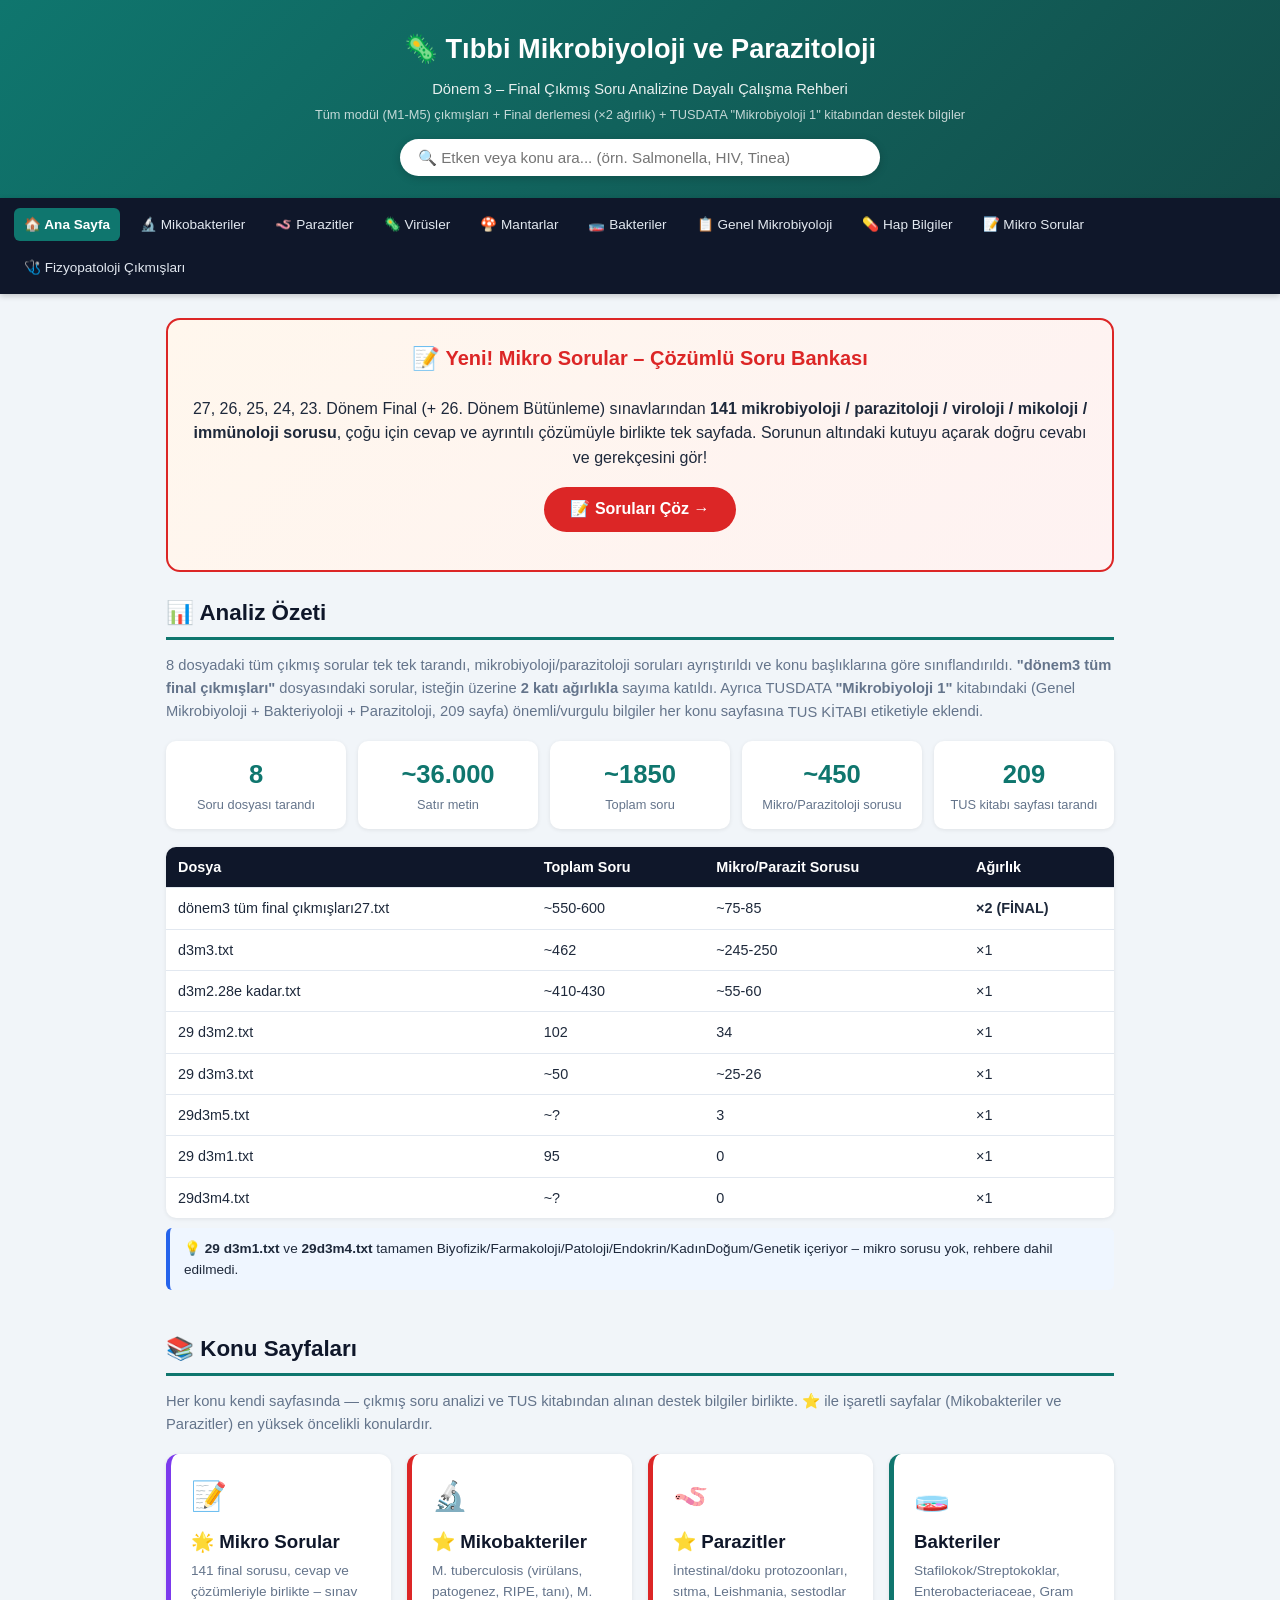
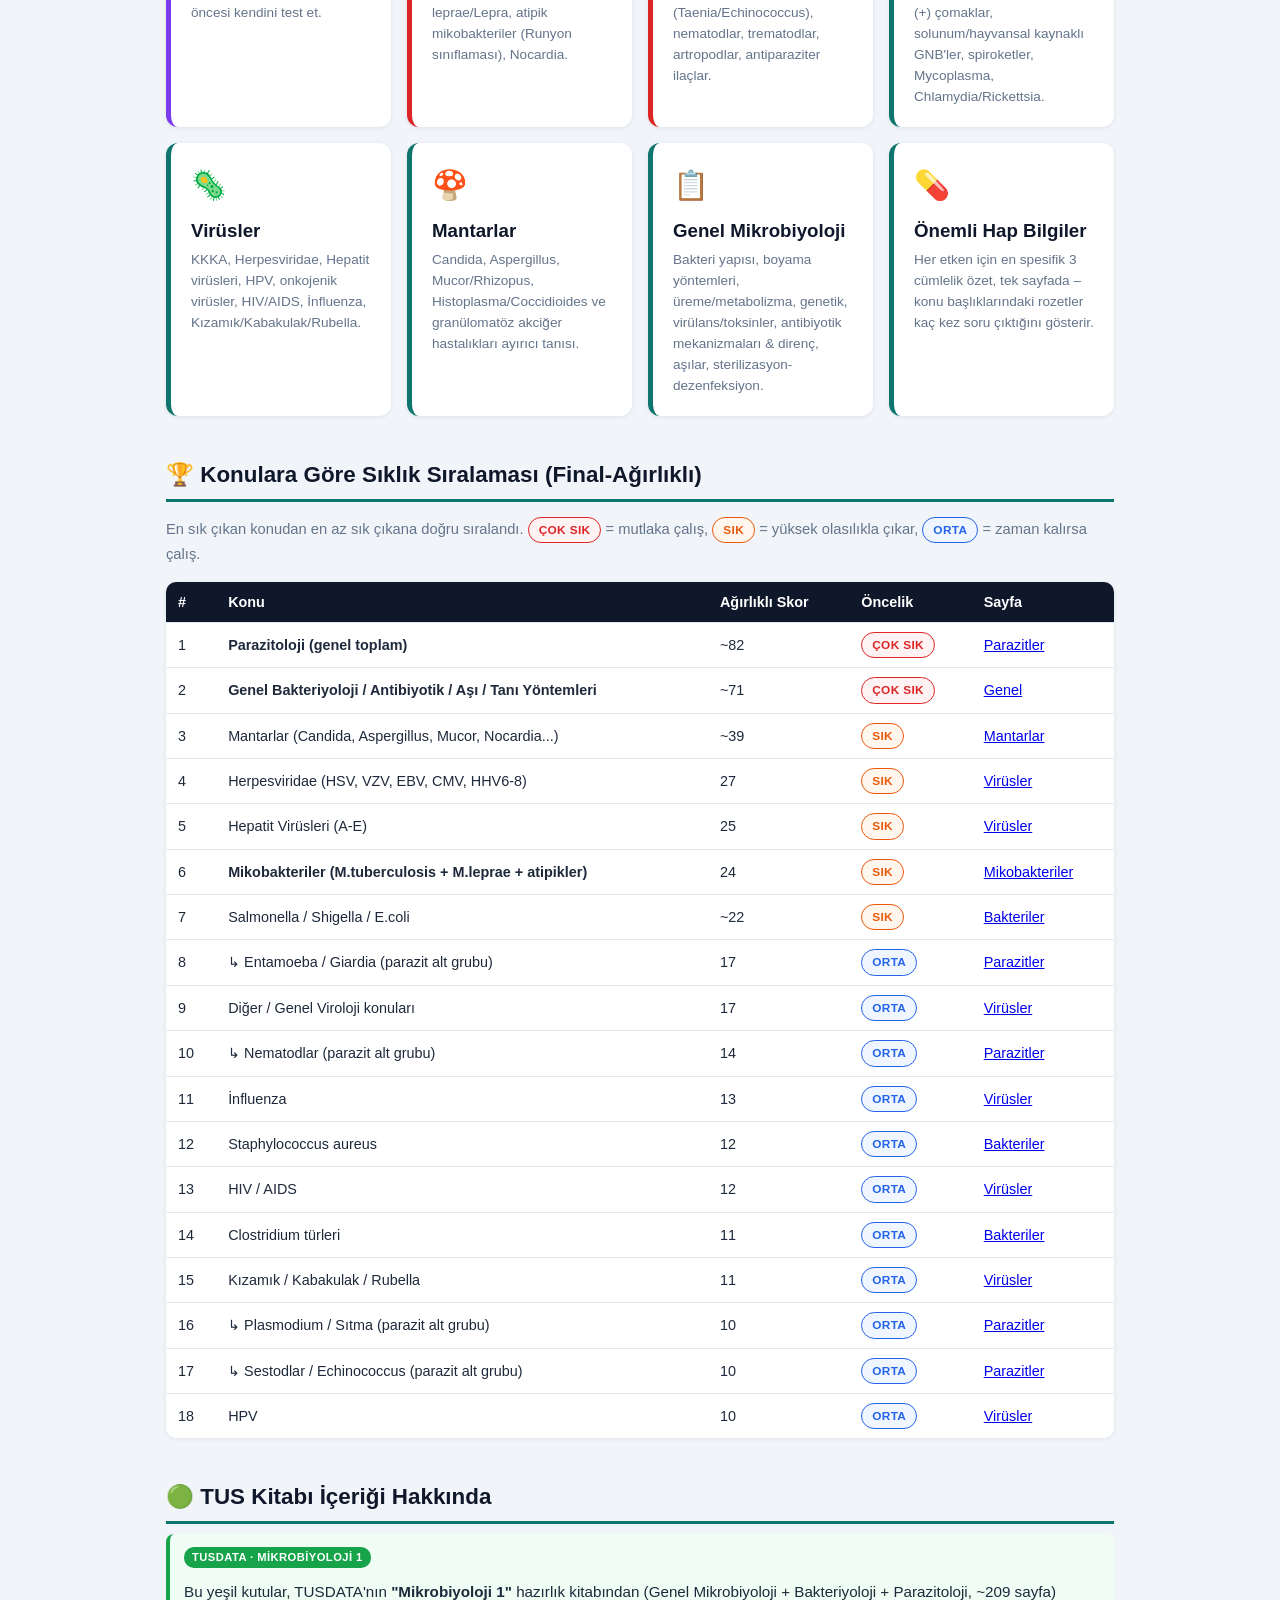
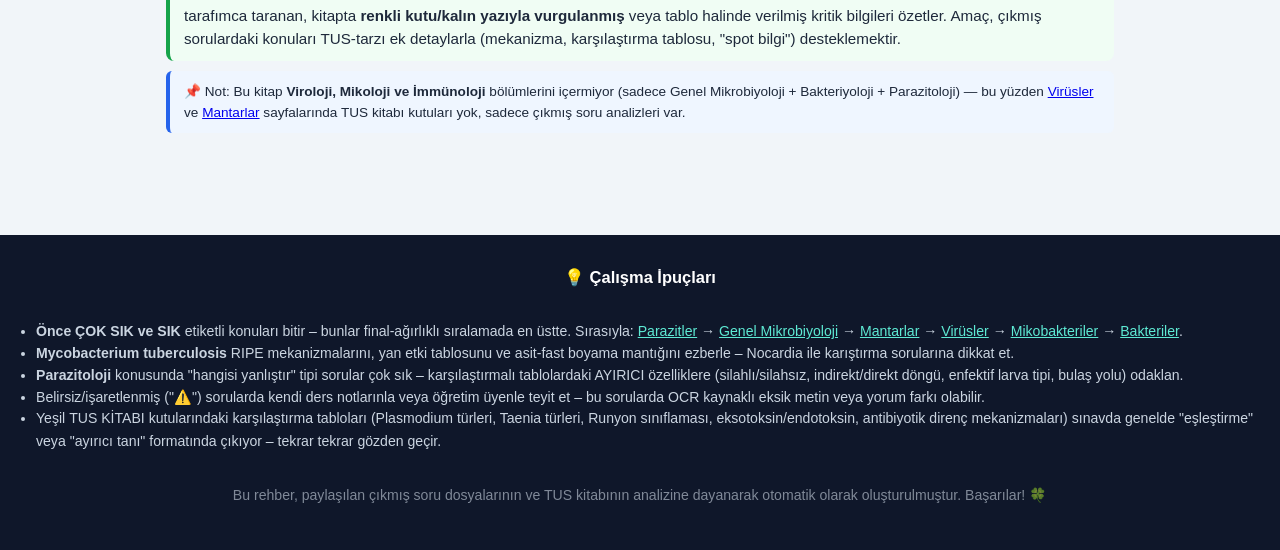
<file: index.html>
<!DOCTYPE html>
<html lang="tr">
<head>
<meta charset="UTF-8">
<meta name="viewport" content="width=device-width, initial-scale=1.0">
<title>Tıbbi Mikrobiyoloji ve Parazitoloji – D3 Final Çalışma Rehberi</title>
<link rel="stylesheet" href="style.css">
</head>
<body>

<header class="hero">
  <h1>🦠 Tıbbi Mikrobiyoloji ve Parazitoloji</h1>
  <p>Dönem 3 – Final Çıkmış Soru Analizine Dayalı Çalışma Rehberi</p>
  <p style="font-size:.8rem; opacity:.75;">Tüm modül (M1-M5) çıkmışları + Final derlemesi (×2 ağırlık) + TUSDATA "Mikrobiyoloji 1" kitabından destek bilgiler</p>
  <div class="search-wrap">
    <input type="text" id="searchInput" placeholder="🔍 Etken veya konu ara... (örn. Salmonella, HIV, Tinea)" oninput="microSearch(this.value)" autocomplete="off">
  </div>
</header>

<nav class="toc">
  <a href="index.html" class="active">🏠 Ana Sayfa</a>
  <a href="mikobakteriler.html">🔬 Mikobakteriler</a>
  <a href="parazitler.html">🪱 Parazitler</a>
  <a href="virusler.html">🦠 Virüsler</a>
  <a href="mantarlar.html">🍄 Mantarlar</a>
  <a href="bakteriler.html">🧫 Bakteriler</a>
  <a href="genel.html">📋 Genel Mikrobiyoloji</a>
  <a href="hapbilgiler.html">💊 Hap Bilgiler</a>
  <a href="mikrosorulari.html">📝 Mikro Sorular</a>
  <a href="donem3-soru-bankasi/index.html">🩺 Fizyopatoloji Çıkmışları</a>
</nav>

<main>

<!-- ================= MİKRO SORULAR (İMZA ÖZELLİK) ================= -->
<div class="highlight-box" style="text-align:center;">
  <h3><span class="crown">📝</span> Yeni! Mikro Sorular – Çözümlü Soru Bankası</h3>
  <p>27, 26, 25, 24, 23. Dönem Final (+ 26. Dönem Bütünleme) sınavlarından <b>141 mikrobiyoloji / parazitoloji / viroloji / mikoloji / immünoloji sorusu</b>, çoğu için cevap ve ayrıntılı çözümüyle birlikte tek sayfada. Sorunun altındaki kutuyu açarak doğru cevabı ve gerekçesini gör!</p>
  <p style="margin-top:14px;"><a href="mikrosorulari.html" style="display:inline-block; background:var(--cok-sik); color:#fff; padding:10px 26px; border-radius:24px; text-decoration:none; font-weight:700;">📝 Soruları Çöz →</a></p>
</div>

<!-- ================= ÖZET ================= -->
<section id="ozet">
  <h2 class="section-title">📊 Analiz Özeti</h2>
  <p class="section-desc">8 dosyadaki tüm çıkmış sorular tek tek tarandı, mikrobiyoloji/parazitoloji soruları ayrıştırıldı ve konu başlıklarına göre sınıflandırıldı. <b>"dönem3 tüm final çıkmışları"</b> dosyasındaki sorular, isteğin üzerine <b>2 katı ağırlıkla</b> sayıma katıldı. Ayrıca TUSDATA <b>"Mikrobiyoloji 1"</b> kitabındaki (Genel Mikrobiyoloji + Bakteriyoloji + Parazitoloji, 209 sayfa) önemli/vurgulu bilgiler her konu sayfasına <span class="tus-tag" style="vertical-align:middle;">TUS KİTABI</span> etiketiyle eklendi.</p>
  <div class="stat-grid">
    <div class="stat-box"><div class="num">8</div><div class="label">Soru dosyası tarandı</div></div>
    <div class="stat-box"><div class="num">~36.000</div><div class="label">Satır metin</div></div>
    <div class="stat-box"><div class="num">~1850</div><div class="label">Toplam soru</div></div>
    <div class="stat-box"><div class="num">~450</div><div class="label">Mikro/Parazitoloji sorusu</div></div>
    <div class="stat-box"><div class="num">209</div><div class="label">TUS kitabı sayfası tarandı</div></div>
  </div>
  <table class="rank">
    <tr><th>Dosya</th><th>Toplam Soru</th><th>Mikro/Parazit Sorusu</th><th>Ağırlık</th></tr>
    <tr><td>dönem3 tüm final çıkmışları27.txt</td><td>~550-600</td><td>~75-85</td><td><b>×2 (FİNAL)</b></td></tr>
    <tr><td>d3m3.txt</td><td>~462</td><td>~245-250</td><td>×1</td></tr>
    <tr><td>d3m2.28e kadar.txt</td><td>~410-430</td><td>~55-60</td><td>×1</td></tr>
    <tr><td>29 d3m2.txt</td><td>102</td><td>34</td><td>×1</td></tr>
    <tr><td>29 d3m3.txt</td><td>~50</td><td>~25-26</td><td>×1</td></tr>
    <tr><td>29d3m5.txt</td><td>~?</td><td>3</td><td>×1</td></tr>
    <tr><td>29 d3m1.txt</td><td>95</td><td>0</td><td>×1</td></tr>
    <tr><td>29d3m4.txt</td><td>~?</td><td>0</td><td>×1</td></tr>
  </table>
  <div class="note">💡 <b>29 d3m1.txt</b> ve <b>29d3m4.txt</b> tamamen Biyofizik/Farmakoloji/Patoloji/Endokrin/KadınDoğum/Genetik içeriyor – mikro sorusu yok, rehbere dahil edilmedi.</div>
</section>

<!-- ================= KONU SAYFALARI ================= -->
<section id="konular">
  <h2 class="section-title">📚 Konu Sayfaları</h2>
  <p class="section-desc">Her konu kendi sayfasında — çıkmış soru analizi ve TUS kitabından alınan destek bilgiler birlikte. ⭐ ile işaretli sayfalar (Mikobakteriler ve Parazitler) en yüksek öncelikli konulardır.</p>
  <div class="cards-grid">
    <a class="nav-card" href="mikrosorulari.html" style="border-left-color:#7c3aed;">
      <div class="emoji">📝</div>
      <h3>🌟 Mikro Sorular</h3>
      <p>141 final sorusu, cevap ve çözümleriyle birlikte – sınav öncesi kendini test et.</p>
    </a>
    <a class="nav-card" href="mikobakteriler.html" style="border-left-color:var(--cok-sik);">
      <div class="emoji">🔬</div>
      <h3>⭐ Mikobakteriler</h3>
      <p>M. tuberculosis (virülans, patogenez, RIPE, tanı), M. leprae/Lepra, atipik mikobakteriler (Runyon sınıflaması), Nocardia.</p>
    </a>
    <a class="nav-card" href="parazitler.html" style="border-left-color:var(--cok-sik);">
      <div class="emoji">🪱</div>
      <h3>⭐ Parazitler</h3>
      <p>İntestinal/doku protozoonları, sıtma, Leishmania, sestodlar (Taenia/Echinococcus), nematodlar, trematodlar, artropodlar, antiparaziter ilaçlar.</p>
    </a>
    <a class="nav-card" href="bakteriler.html">
      <div class="emoji">🧫</div>
      <h3>Bakteriler</h3>
      <p>Stafilokok/Streptokoklar, Enterobacteriaceae, Gram (+) çomaklar, solunum/hayvansal kaynaklı GNB'ler, spiroketler, Mycoplasma, Chlamydia/Rickettsia.</p>
    </a>
    <a class="nav-card" href="virusler.html">
      <div class="emoji">🦠</div>
      <h3>Virüsler</h3>
      <p>KKKA, Herpesviridae, Hepatit virüsleri, HPV, onkojenik virüsler, HIV/AIDS, İnfluenza, Kızamık/Kabakulak/Rubella.</p>
    </a>
    <a class="nav-card" href="mantarlar.html">
      <div class="emoji">🍄</div>
      <h3>Mantarlar</h3>
      <p>Candida, Aspergillus, Mucor/Rhizopus, Histoplasma/Coccidioides ve granülomatöz akciğer hastalıkları ayırıcı tanısı.</p>
    </a>
    <a class="nav-card" href="genel.html">
      <div class="emoji">📋</div>
      <h3>Genel Mikrobiyoloji</h3>
      <p>Bakteri yapısı, boyama yöntemleri, üreme/metabolizma, genetik, virülans/toksinler, antibiyotik mekanizmaları &amp; direnç, aşılar, sterilizasyon-dezenfeksiyon.</p>
    </a>
    <a class="nav-card" href="hapbilgiler.html" style="border-left-color:var(--accent);">
      <div class="emoji">💊</div>
      <h3>Önemli Hap Bilgiler</h3>
      <p>Her etken için en spesifik 3 cümlelik özet, tek sayfada – konu başlıklarındaki rozetler kaç kez soru çıktığını gösterir.</p>
    </a>
  </div>
</section>

<!-- ================= SIRALAMA ================= -->
<section id="siralama">
  <h2 class="section-title">🏆 Konulara Göre Sıklık Sıralaması (Final-Ağırlıklı)</h2>
  <p class="section-desc">En sık çıkan konudan en az sık çıkana doğru sıralandı. <span class="badge cok-sik">ÇOK SIK</span> = mutlaka çalış, <span class="badge sik">SIK</span> = yüksek olasılıkla çıkar, <span class="badge orta">ORTA</span> = zaman kalırsa çalış.</p>
  <table class="rank">
    <tr><th>#</th><th>Konu</th><th>Ağırlıklı Skor</th><th>Öncelik</th><th>Sayfa</th></tr>
    <tr><td>1</td><td><b>Parazitoloji (genel toplam)</b></td><td>~82</td><td><span class="badge cok-sik">ÇOK SIK</span></td><td><a href="parazitler.html">Parazitler</a></td></tr>
    <tr><td>2</td><td><b>Genel Bakteriyoloji / Antibiyotik / Aşı / Tanı Yöntemleri</b></td><td>~71</td><td><span class="badge cok-sik">ÇOK SIK</span></td><td><a href="genel.html">Genel</a></td></tr>
    <tr><td>3</td><td>Mantarlar (Candida, Aspergillus, Mucor, Nocardia...)</td><td>~39</td><td><span class="badge sik">SIK</span></td><td><a href="mantarlar.html">Mantarlar</a></td></tr>
    <tr><td>4</td><td>Herpesviridae (HSV, VZV, EBV, CMV, HHV6-8)</td><td>27</td><td><span class="badge sik">SIK</span></td><td><a href="virusler.html">Virüsler</a></td></tr>
    <tr><td>5</td><td>Hepatit Virüsleri (A-E)</td><td>25</td><td><span class="badge sik">SIK</span></td><td><a href="virusler.html">Virüsler</a></td></tr>
    <tr><td>6</td><td><b>Mikobakteriler (M.tuberculosis + M.leprae + atipikler)</b></td><td>24</td><td><span class="badge sik">SIK</span></td><td><a href="mikobakteriler.html">Mikobakteriler</a></td></tr>
    <tr><td>7</td><td>Salmonella / Shigella / E.coli</td><td>~22</td><td><span class="badge sik">SIK</span></td><td><a href="bakteriler.html">Bakteriler</a></td></tr>
    <tr><td>8</td><td>↳ Entamoeba / Giardia (parazit alt grubu)</td><td>17</td><td><span class="badge orta">ORTA</span></td><td><a href="parazitler.html">Parazitler</a></td></tr>
    <tr><td>9</td><td>Diğer / Genel Viroloji konuları</td><td>17</td><td><span class="badge orta">ORTA</span></td><td><a href="virusler.html">Virüsler</a></td></tr>
    <tr><td>10</td><td>↳ Nematodlar (parazit alt grubu)</td><td>14</td><td><span class="badge orta">ORTA</span></td><td><a href="parazitler.html">Parazitler</a></td></tr>
    <tr><td>11</td><td>İnfluenza</td><td>13</td><td><span class="badge orta">ORTA</span></td><td><a href="virusler.html">Virüsler</a></td></tr>
    <tr><td>12</td><td>Staphylococcus aureus</td><td>12</td><td><span class="badge orta">ORTA</span></td><td><a href="bakteriler.html">Bakteriler</a></td></tr>
    <tr><td>13</td><td>HIV / AIDS</td><td>12</td><td><span class="badge orta">ORTA</span></td><td><a href="virusler.html">Virüsler</a></td></tr>
    <tr><td>14</td><td>Clostridium türleri</td><td>11</td><td><span class="badge orta">ORTA</span></td><td><a href="bakteriler.html">Bakteriler</a></td></tr>
    <tr><td>15</td><td>Kızamık / Kabakulak / Rubella</td><td>11</td><td><span class="badge orta">ORTA</span></td><td><a href="virusler.html">Virüsler</a></td></tr>
    <tr><td>16</td><td>↳ Plasmodium / Sıtma (parazit alt grubu)</td><td>10</td><td><span class="badge orta">ORTA</span></td><td><a href="parazitler.html">Parazitler</a></td></tr>
    <tr><td>17</td><td>↳ Sestodlar / Echinococcus (parazit alt grubu)</td><td>10</td><td><span class="badge orta">ORTA</span></td><td><a href="parazitler.html">Parazitler</a></td></tr>
    <tr><td>18</td><td>HPV</td><td>10</td><td><span class="badge orta">ORTA</span></td><td><a href="virusler.html">Virüsler</a></td></tr>
  </table>
</section>

<!-- ================= TUS KİTABI HAKKINDA ================= -->
<section id="tus-kitabi">
  <h2 class="section-title">🟢 TUS Kitabı İçeriği Hakkında</h2>
  <div class="tus-box" style="font-size:.95rem;">
    <span class="tus-tag">TUSDATA · MİKROBİYOLOJİ 1</span>
    <p style="margin:6px 0 0;">Bu yeşil kutular, TUSDATA'nın <b>"Mikrobiyoloji 1"</b> hazırlık kitabından (Genel Mikrobiyoloji + Bakteriyoloji + Parazitoloji, ~209 sayfa) tarafımca taranan, kitapta <b>renkli kutu/kalın yazıyla vurgulanmış</b> veya tablo halinde verilmiş kritik bilgileri özetler. Amaç, çıkmış sorulardaki konuları TUS-tarzı ek detaylarla (mekanizma, karşılaştırma tablosu, "spot bilgi") desteklemektir.</p>
  </div>
  <div class="note">📌 Not: Bu kitap <b>Viroloji, Mikoloji ve İmmünoloji</b> bölümlerini içermiyor (sadece Genel Mikrobiyoloji + Bakteriyoloji + Parazitoloji) — bu yüzden <a href="virusler.html">Virüsler</a> ve <a href="mantarlar.html">Mantarlar</a> sayfalarında TUS kitabı kutuları yok, sadece çıkmış soru analizleri var.</div>
</section>

</main>

<footer>
  <h3>💡 Çalışma İpuçları</h3>
  <ul>
    <li><b>Önce ÇOK SIK ve SIK</b> etiketli konuları bitir – bunlar final-ağırlıklı sıralamada en üstte. Sırasıyla: <a href="parazitler.html" style="color:#5eead4;">Parazitler</a> → <a href="genel.html" style="color:#5eead4;">Genel Mikrobiyoloji</a> → <a href="mantarlar.html" style="color:#5eead4;">Mantarlar</a> → <a href="virusler.html" style="color:#5eead4;">Virüsler</a> → <a href="mikobakteriler.html" style="color:#5eead4;">Mikobakteriler</a> → <a href="bakteriler.html" style="color:#5eead4;">Bakteriler</a>.</li>
    <li><b>Mycobacterium tuberculosis</b> RIPE mekanizmalarını, yan etki tablosunu ve asit-fast boyama mantığını ezberle – Nocardia ile karıştırma sorularına dikkat et.</li>
    <li><b>Parazitoloji</b> konusunda "hangisi yanlıştır" tipi sorular çok sık – karşılaştırmalı tablolardaki AYIRICI özelliklere (silahlı/silahsız, indirekt/direkt döngü, enfektif larva tipi, bulaş yolu) odaklan.</li>
    <li>Belirsiz/işaretlenmiş ("⚠️") sorularda kendi ders notlarınla veya öğretim üyenle teyit et – bu sorularda OCR kaynaklı eksik metin veya yorum farkı olabilir.</li>
    <li>Yeşil <span class="tus-tag" style="vertical-align:middle;">TUS KİTABI</span> kutularındaki karşılaştırma tabloları (Plasmodium türleri, Taenia türleri, Runyon sınıflaması, eksotoksin/endotoksin, antibiyotik direnç mekanizmaları) sınavda genelde "eşleştirme" veya "ayırıcı tanı" formatında çıkıyor – tekrar tekrar gözden geçir.</li>
  </ul>
  <p style="margin-top:18px; opacity:.6;">Bu rehber, paylaşılan çıkmış soru dosyalarının ve TUS kitabının analizine dayanarak otomatik olarak oluşturulmuştur. Başarılar! 🍀</p>
</footer>

<script src="search.js"></script>
</body>
</html>
</file>
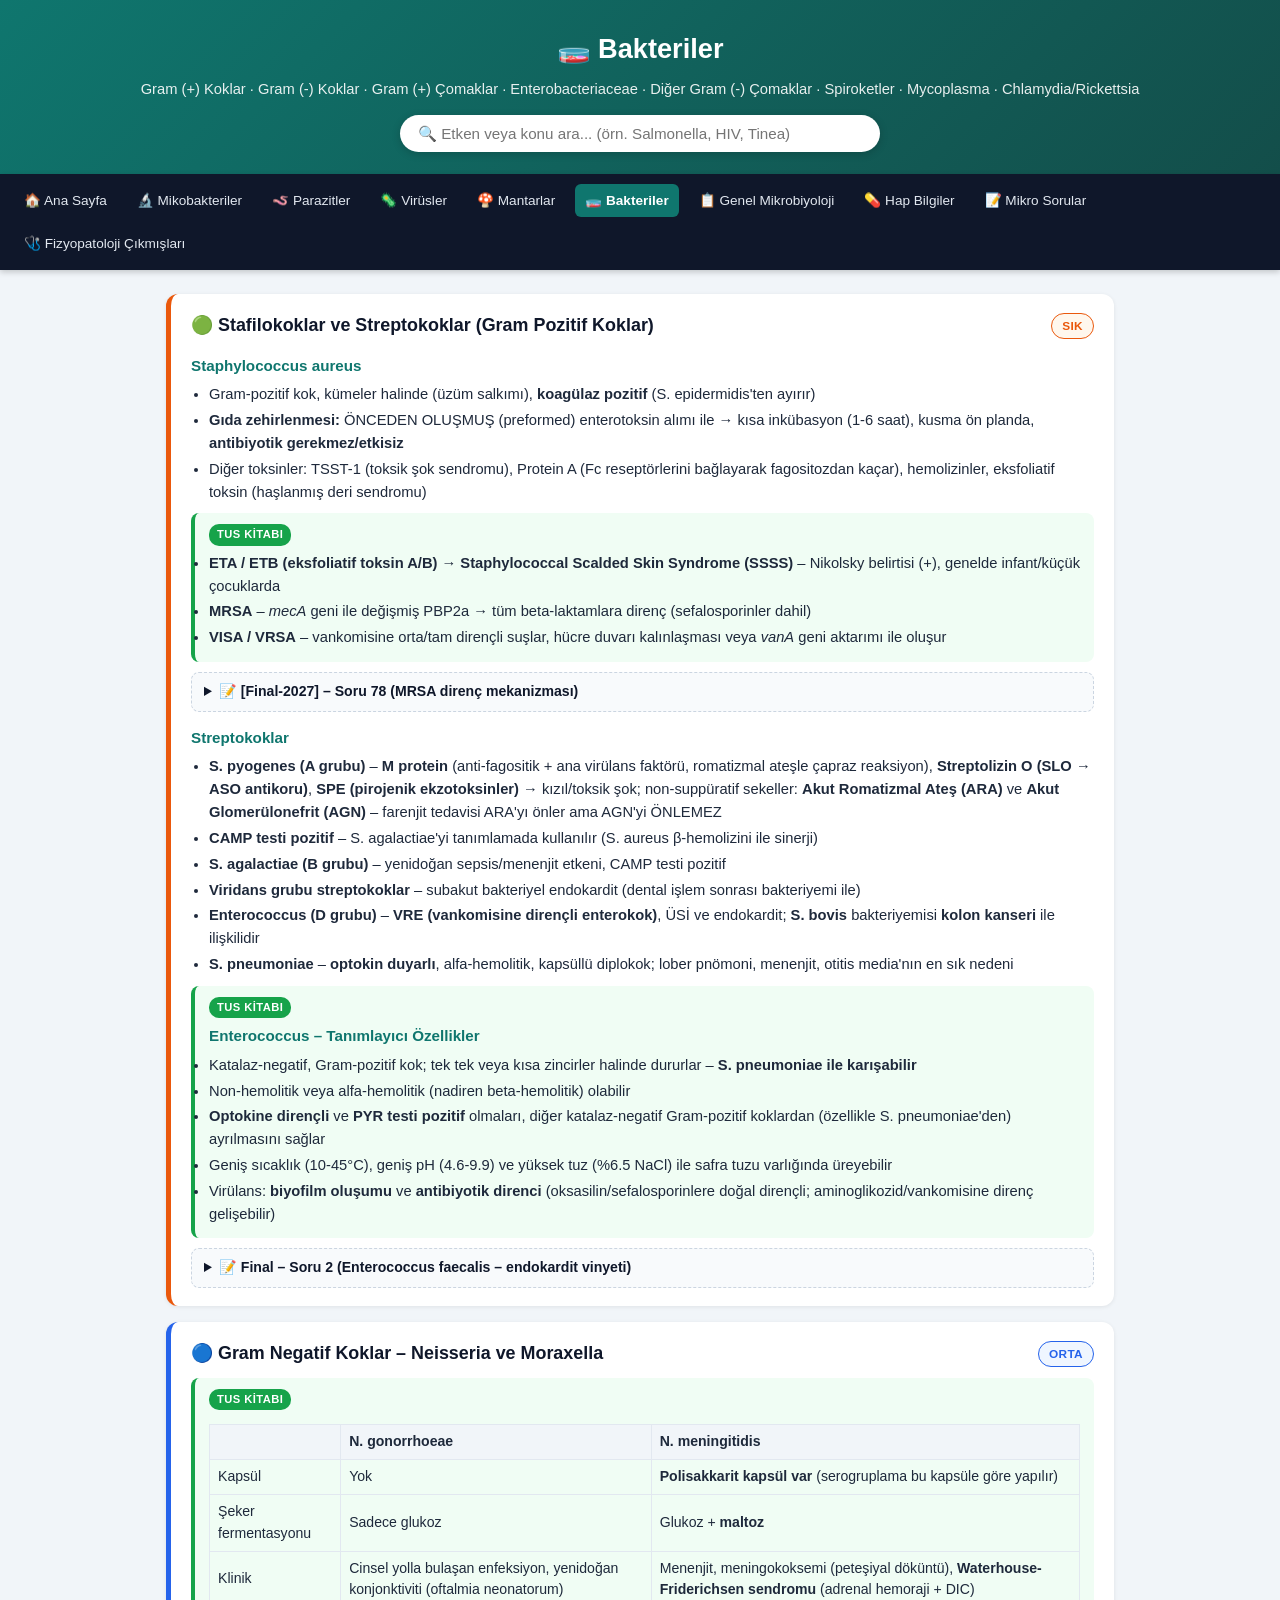
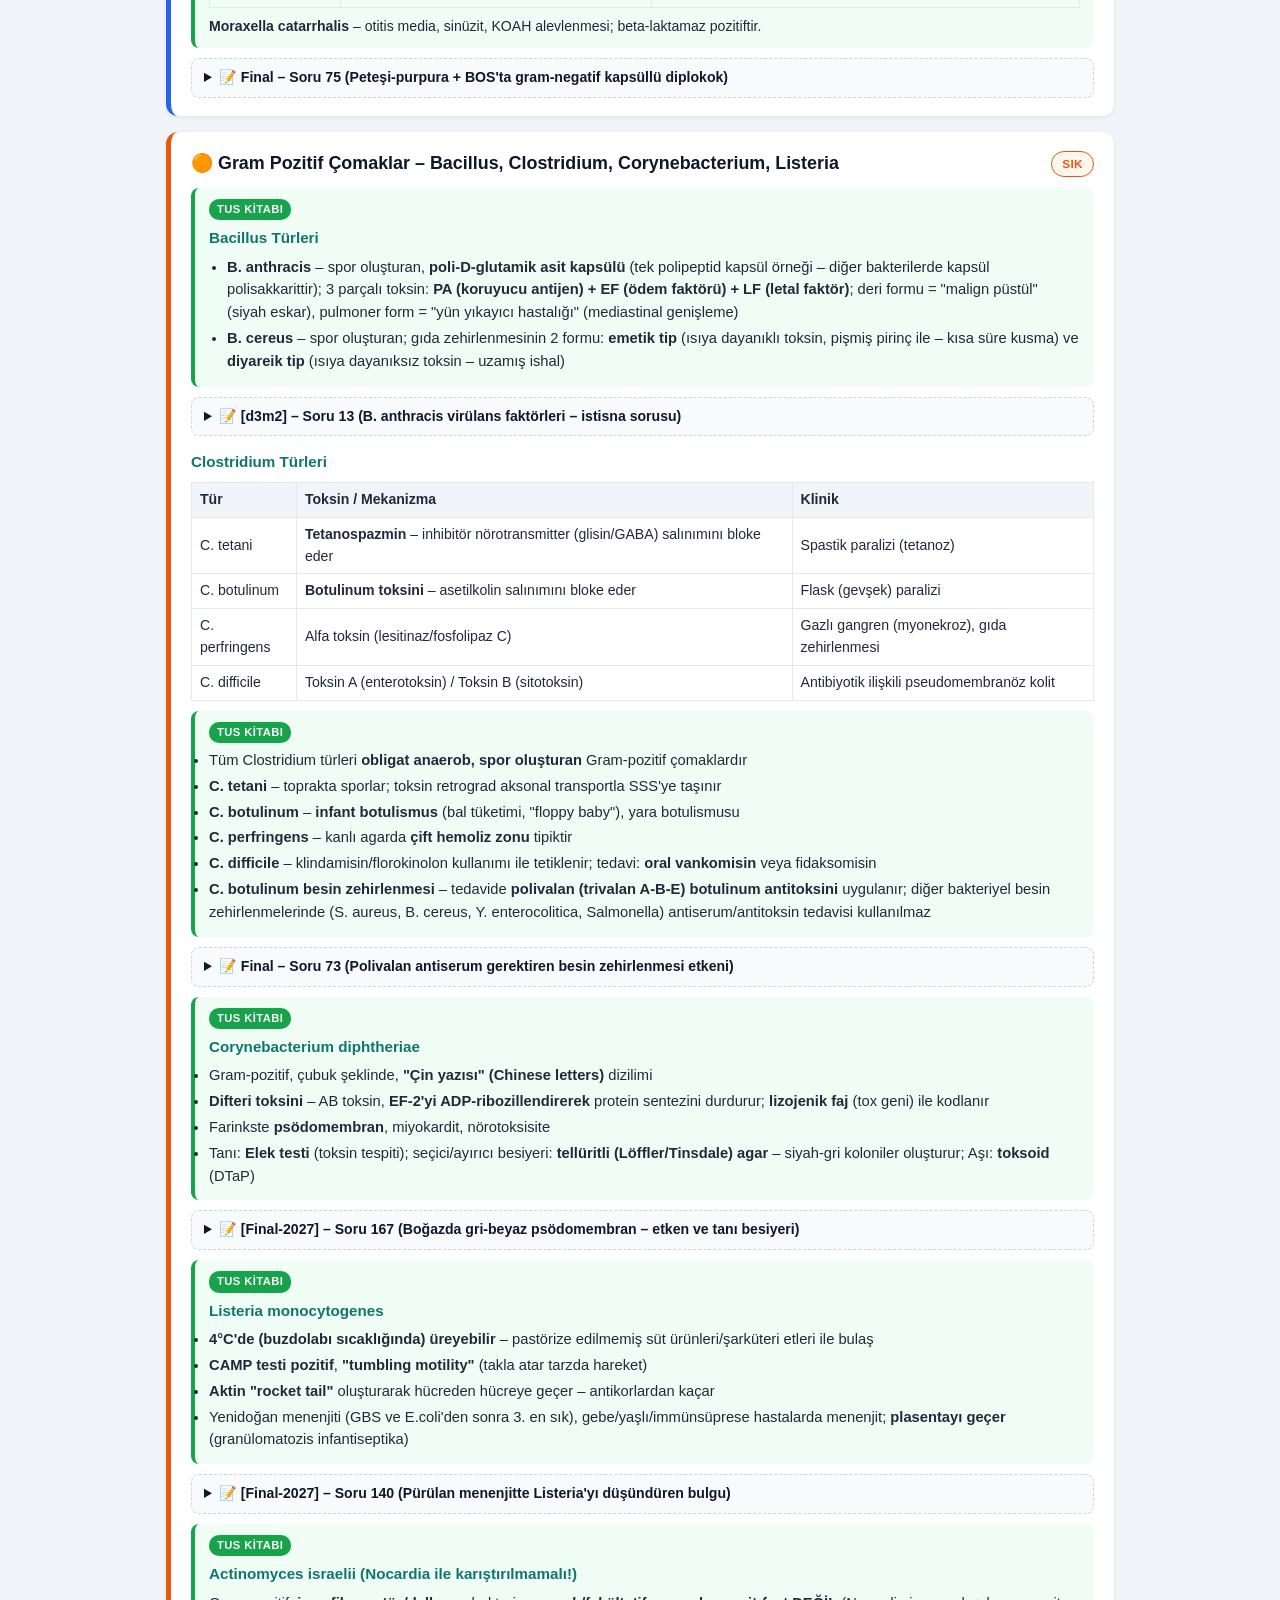
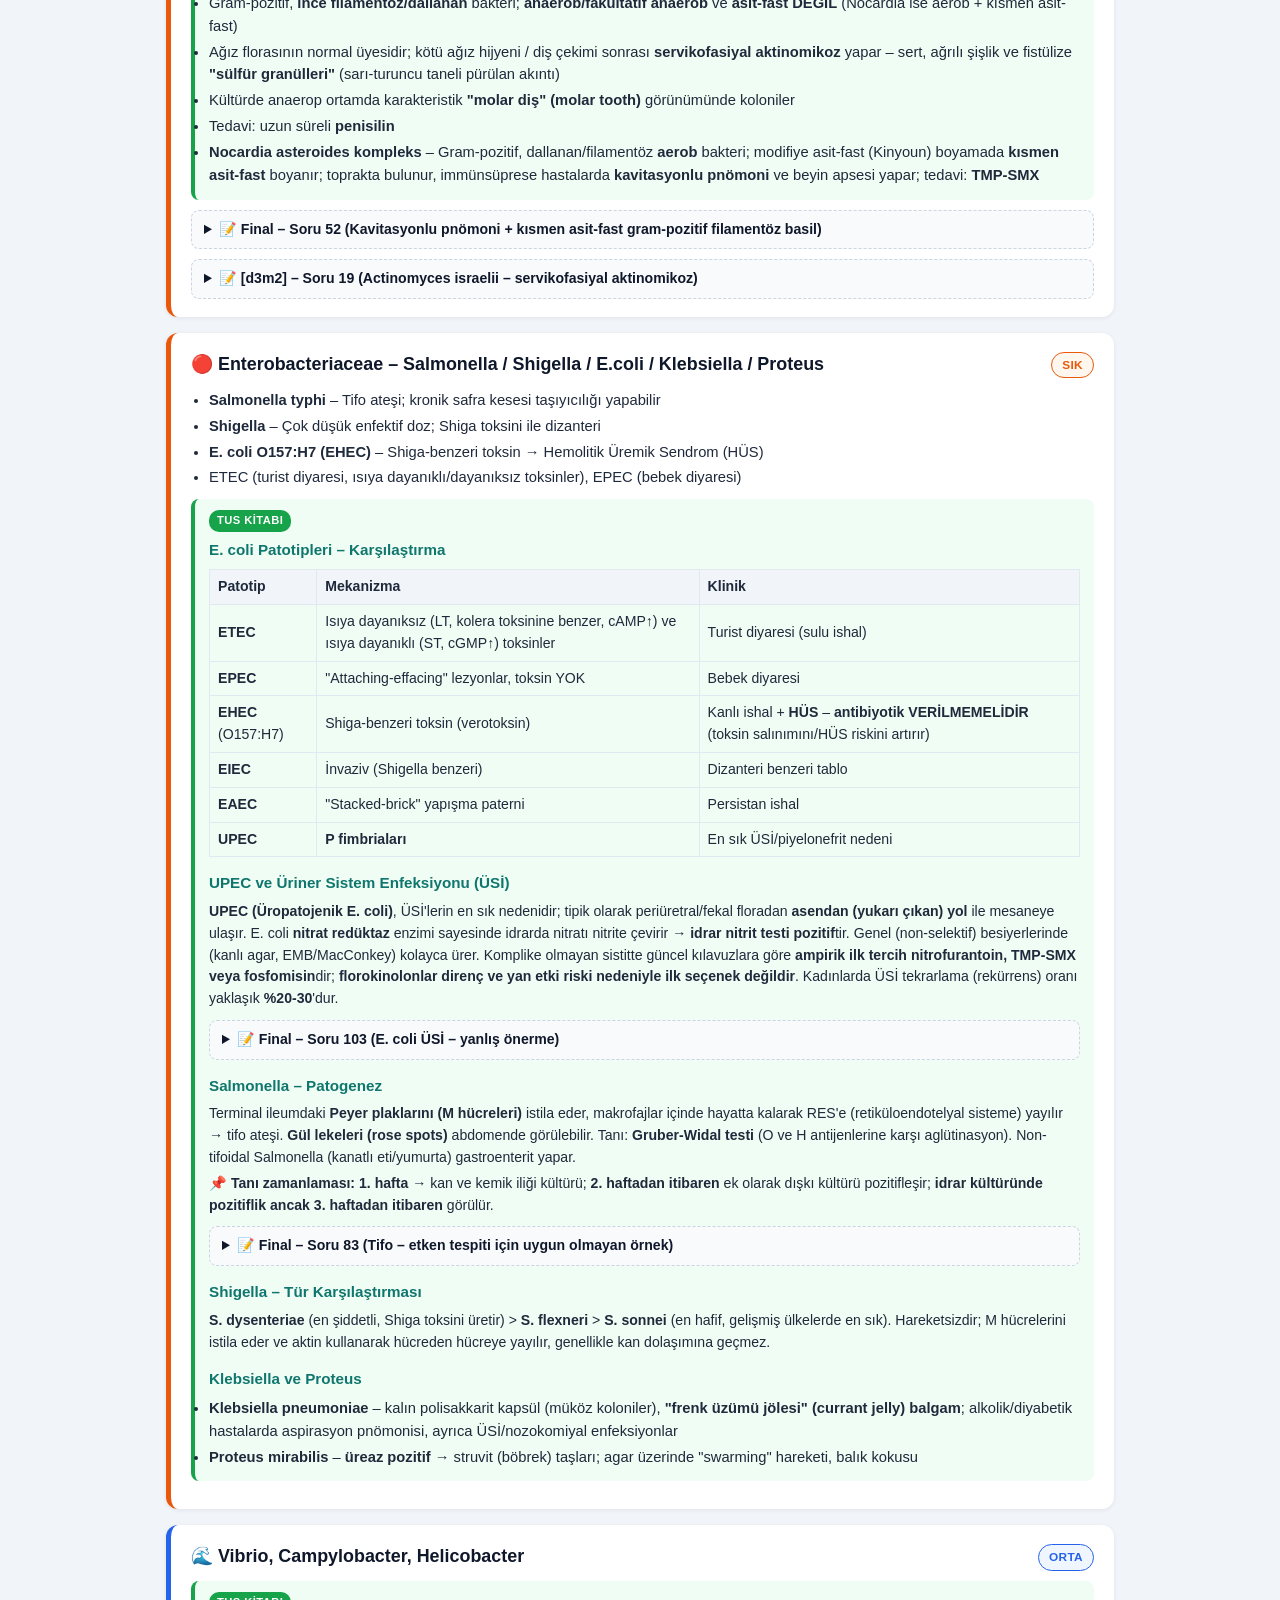
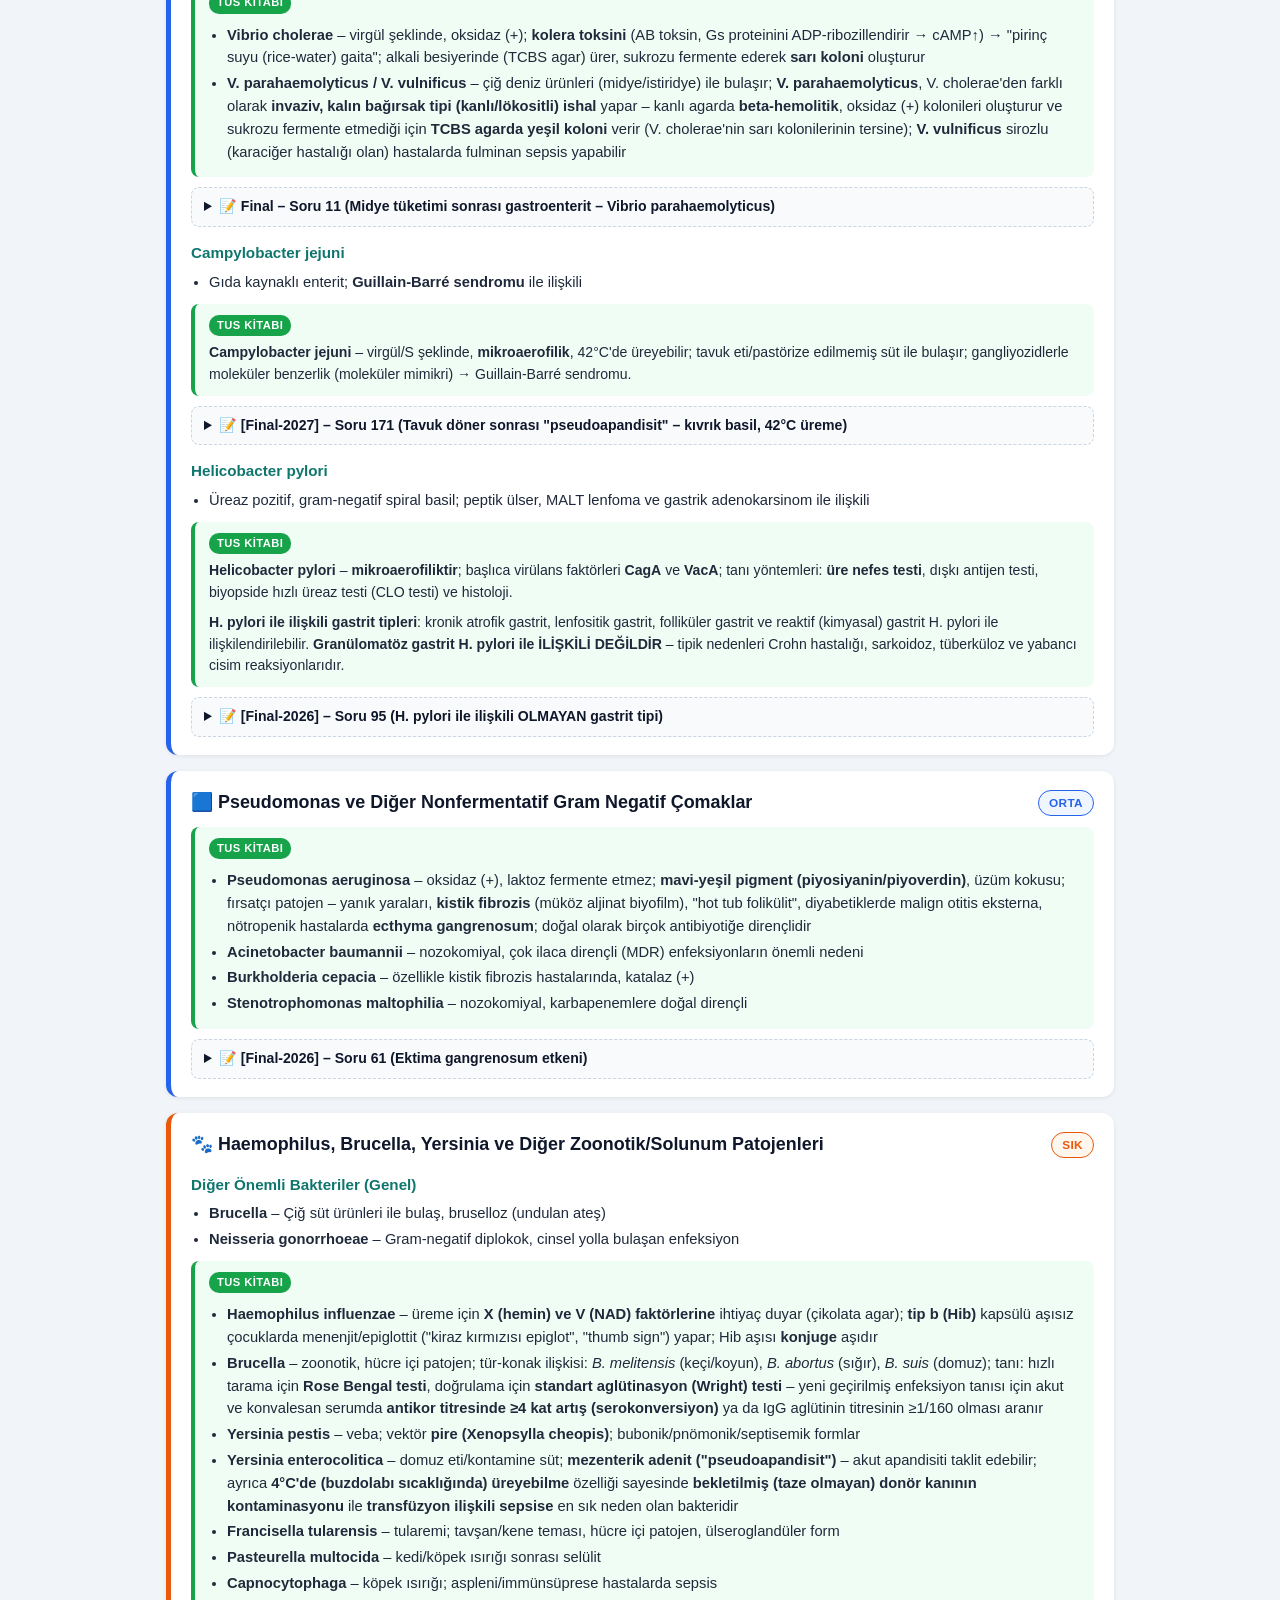
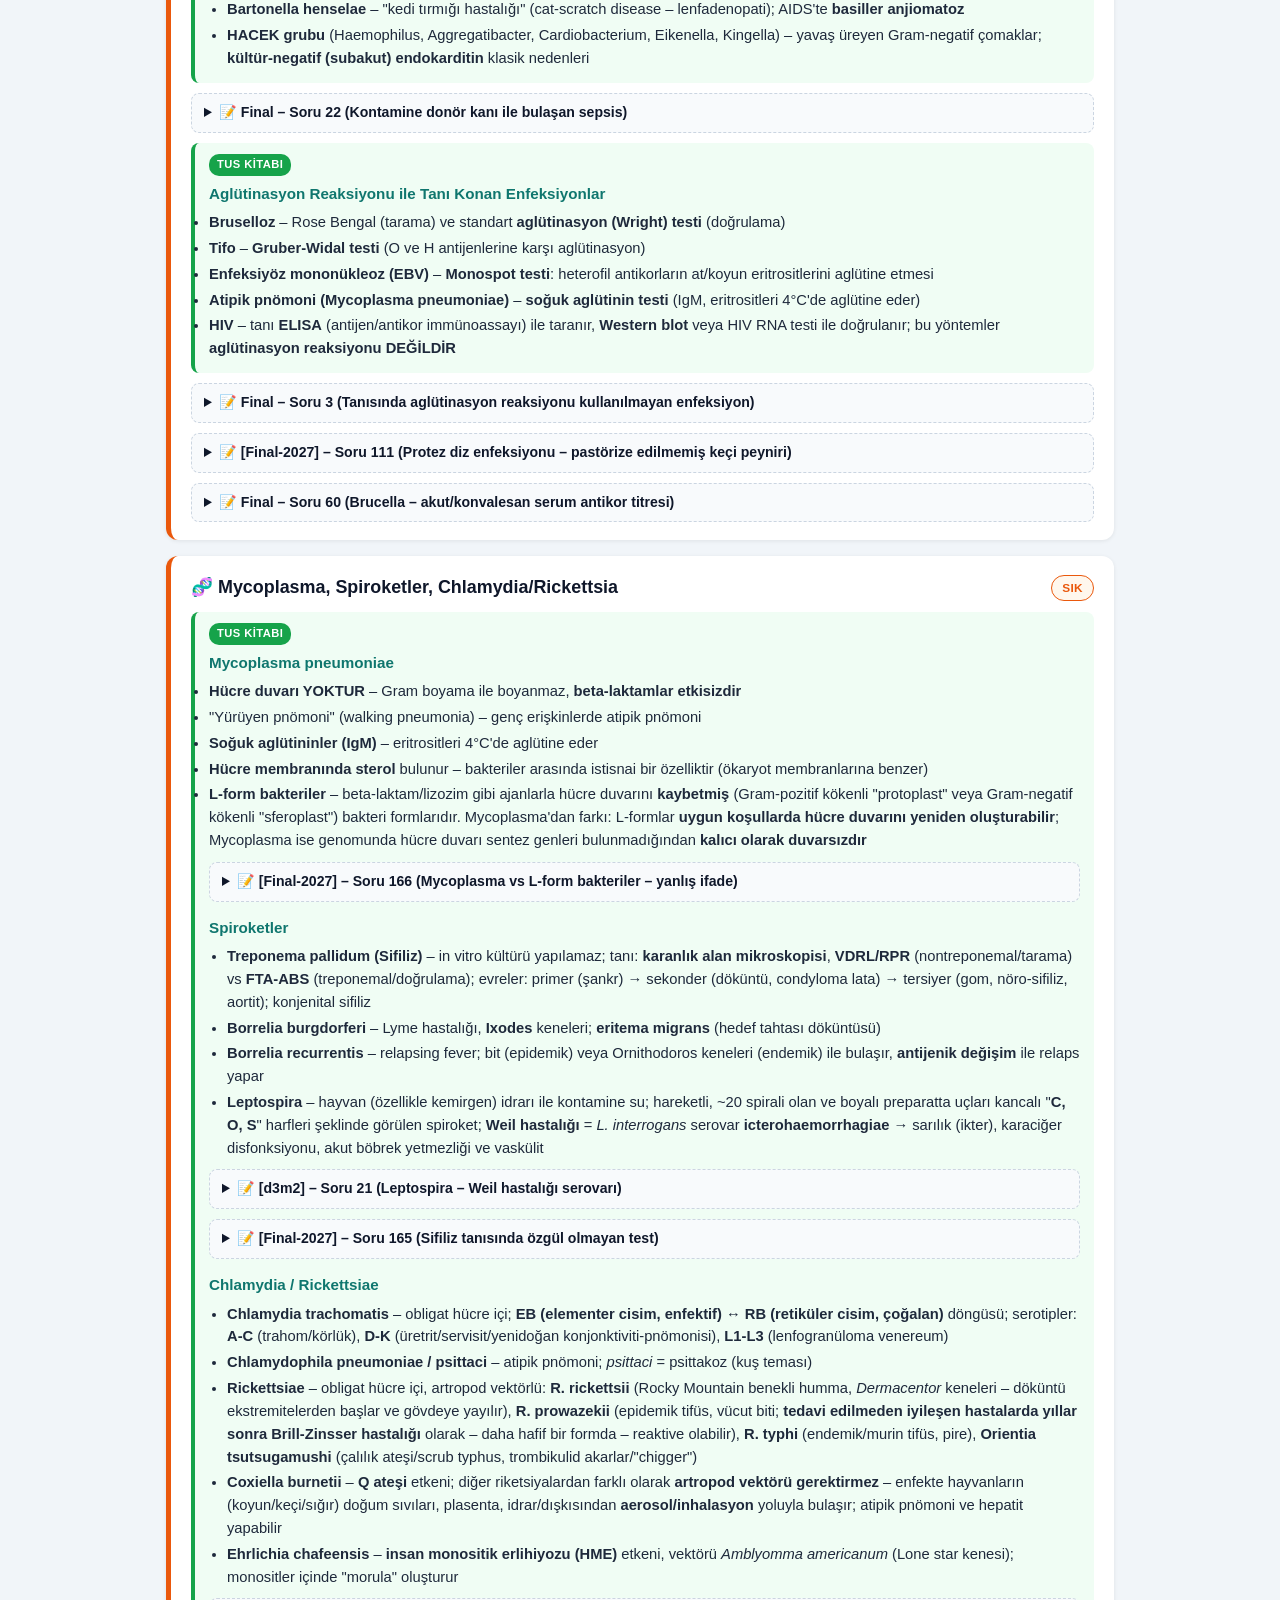
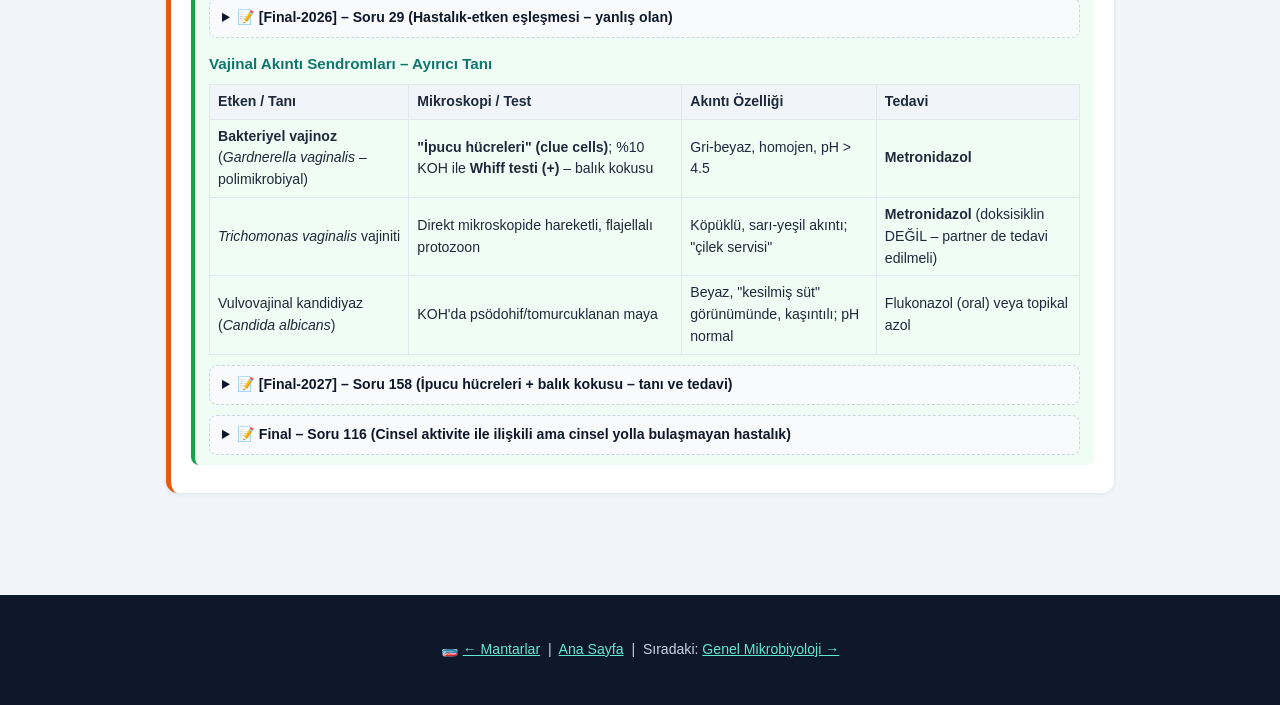
<file: bakteriler.html>
<!DOCTYPE html>
<html lang="tr">
<head>
<meta charset="UTF-8">
<meta name="viewport" content="width=device-width, initial-scale=1.0">
<title>Bakteriler – Mikrobiyoloji Çalışma Rehberi</title>
<link rel="stylesheet" href="style.css">
</head>
<body>

<header class="hero">
  <h1>🧫 Bakteriler</h1>
  <p>Gram (+) Koklar · Gram (-) Koklar · Gram (+) Çomaklar · Enterobacteriaceae · Diğer Gram (-) Çomaklar · Spiroketler · Mycoplasma · Chlamydia/Rickettsia</p>
  <div class="search-wrap">
    <input type="text" id="searchInput" placeholder="🔍 Etken veya konu ara... (örn. Salmonella, HIV, Tinea)" oninput="microSearch(this.value)" autocomplete="off">
  </div>
</header>

<nav class="toc">
  <a href="index.html">🏠 Ana Sayfa</a>
  <a href="mikobakteriler.html">🔬 Mikobakteriler</a>
  <a href="parazitler.html">🪱 Parazitler</a>
  <a href="virusler.html">🦠 Virüsler</a>
  <a href="mantarlar.html">🍄 Mantarlar</a>
  <a href="bakteriler.html" class="active">🧫 Bakteriler</a>
  <a href="genel.html">📋 Genel Mikrobiyoloji</a>
  <a href="hapbilgiler.html">💊 Hap Bilgiler</a>
  <a href="mikrosorulari.html">📝 Mikro Sorular</a>
  <a href="donem3-soru-bankasi/index.html">🩺 Fizyopatoloji Çıkmışları</a>
</nav>

<main>

<section id="bakteriler">

  <!-- ======================= GRAM POZİTİF KOKLAR ======================= -->
  <div class="topic-card sik-card">
    <div class="topic-header">
      <h3>🟢 Stafilokoklar ve Streptokoklar (Gram Pozitif Koklar)</h3>
      <span class="badge sik">SIK</span>
    </div>
    <h4>Staphylococcus aureus</h4>
    <ul>
      <li>Gram-pozitif kok, kümeler halinde (üzüm salkımı), <b>koagülaz pozitif</b> (S. epidermidis'ten ayırır)</li>
      <li><b>Gıda zehirlenmesi:</b> ÖNCEDEN OLUŞMUŞ (preformed) enterotoksin alımı ile → kısa inkübasyon (1-6 saat), kusma ön planda, <b>antibiyotik gerekmez/etkisiz</b></li>
      <li>Diğer toksinler: TSST-1 (toksik şok sendromu), Protein A (Fc reseptörlerini bağlayarak fagositozdan kaçar), hemolizinler, eksfoliatif toksin (haşlanmış deri sendromu)</li>
    </ul>
    <div class="tus-box">
      <span class="tus-tag">TUS KİTABI</span>
      <ul style="margin:0;">
        <li><b>ETA / ETB (eksfoliatif toksin A/B)</b> → <b>Staphylococcal Scalded Skin Syndrome (SSSS)</b> – Nikolsky belirtisi (+), genelde infant/küçük çocuklarda</li>
        <li><b>MRSA</b> – <i>mecA</i> geni ile değişmiş PBP2a → tüm beta-laktamlara direnç (sefalosporinler dahil)</li>
        <li><b>VISA / VRSA</b> – vankomisine orta/tam dirençli suşlar, hücre duvarı kalınlaşması veya <i>vanA</i> geni aktarımı ile oluşur</li>
      </ul>
    </div>

    <details class="q">
      <summary>📝 [Final-2027] – Soru 78 (MRSA direnç mekanizması)</summary>
      <div class="qbody">"Metisiline Dirençli Staphylococcus aureus'da (MRSA) dirençten sorumlu yapı aşağıdakilerden hangisidir?
A) Lipidden zengin bakteri hücre duvarı
B) Karbapenemi parçalayabilen metallo-beta-laktamaz
C) Düşük afiniteli penisilin bağlayıcı protein
D) Beta-laktamları geçirmeyen porin proteini
E) ABC çoklu ilaç eflüks pompası"</div>
      <div class="answer">✅ Cevap: <b>C) Düşük afiniteli penisilin bağlayıcı protein</b> – MRSA'da <i>mecA</i> geni ile kodlanan <b>PBP2a</b>, beta-laktam antibiyotiklere (karbapenemler dahil tüm beta-laktamlara) <b>düşük afinite</b> gösterir; bu nedenle bu ilaçlar hücre duvarı sentezini durduramaz. (Not: Metallo-beta-laktamaz farklı bir direnç mekanizmasıdır – gram-negatiflerde karbapenem direncinden sorumludur, MRSA ile ilgisi yoktur.)</div>
      <div class="src">Kaynak: dönem3 tüm final çıkmışları27.txt, satır 694-702, çözüm satır 2268-2275</div>
    </details>

    <h4>Streptokoklar</h4>
    <ul>
      <li><b>S. pyogenes (A grubu)</b> – <b>M protein</b> (anti-fagositik + ana virülans faktörü, romatizmal ateşle çapraz reaksiyon), <b>Streptolizin O (SLO → ASO antikoru)</b>, <b>SPE (pirojenik ekzotoksinler)</b> → kızıl/toksik şok; non-suppüratif sekeller: <b>Akut Romatizmal Ateş (ARA)</b> ve <b>Akut Glomerülonefrit (AGN)</b> – farenjit tedavisi ARA'yı önler ama AGN'yi ÖNLEMEZ</li>
        <li><b>CAMP testi pozitif</b> – S. agalactiae'yi tanımlamada kullanılır (S. aureus β-hemolizini ile sinerji)</li>
      <li><b>S. agalactiae (B grubu)</b> – yenidoğan sepsis/menenjit etkeni, CAMP testi pozitif</li>
      <li><b>Viridans grubu streptokoklar</b> – subakut bakteriyel endokardit (dental işlem sonrası bakteriyemi ile)</li>
      <li><b>Enterococcus (D grubu)</b> – <b>VRE (vankomisine dirençli enterokok)</b>, ÜSİ ve endokardit; <b>S. bovis</b> bakteriyemisi <b>kolon kanseri</b> ile ilişkilidir</li>
      <li><b>S. pneumoniae</b> – <b>optokin duyarlı</b>, alfa-hemolitik, kapsüllü diplokok; lober pnömoni, menenjit, otitis media'nın en sık nedeni</li>
    </ul>

    <div class="tus-box">
      <span class="tus-tag">TUS KİTABI</span>
      <h4 style="margin-top:0;">Enterococcus – Tanımlayıcı Özellikler</h4>
      <ul style="margin:0;">
        <li>Katalaz-negatif, Gram-pozitif kok; tek tek veya kısa zincirler halinde dururlar – <b>S. pneumoniae ile karışabilir</b></li>
        <li>Non-hemolitik veya alfa-hemolitik (nadiren beta-hemolitik) olabilir</li>
        <li><b>Optokine dirençli</b> ve <b>PYR testi pozitif</b> olmaları, diğer katalaz-negatif Gram-pozitif koklardan (özellikle S. pneumoniae'den) ayrılmasını sağlar</li>
        <li>Geniş sıcaklık (10-45°C), geniş pH (4.6-9.9) ve yüksek tuz (%6.5 NaCl) ile safra tuzu varlığında üreyebilir</li>
        <li>Virülans: <b>biyofilm oluşumu</b> ve <b>antibiyotik direnci</b> (oksasilin/sefalosporinlere doğal dirençli; aminoglikozid/vankomisine direnç gelişebilir)</li>
      </ul>
    </div>

    <details class="q">
      <summary>📝 Final – Soru 2 (Enterococcus faecalis – endokardit vinyeti)</summary>
      <div class="qbody">"Hastanede endokardit klinik tanısı ile takip edilmekte olan 45 yaşında bir hastanın kan kültüründe gram pozitif, katalaz negatif koklar üremiştir. Kanlı agarda alfa hemolitik koloniler oluşturan, PYR testi pozitif bulunan ve 45°C'de üreyebildikleri saptanan kokların, optokine dirençli oldukları saptanmıştır. Bu mikroorganizma en yüksek olasılıkla aşağıdakilerden hangisidir?
A) Enterococcus faecalis
B) Streptococcus pneumoniae
C) Campylobacter fetus
D) Staphylococcus aureus
E) Streptococcus anginosus"</div>
      <div class="answer">✅ Cevap: <b>A) Enterococcus faecalis</b> – Katalaz-negatif Gram-pozitif kok + alfa-hemolitik + <b>PYR (+)</b> + <b>optokine dirençli</b> + 45°C'de üreme = Enterococcus'un ayırt edici profili (S. pneumoniae optokine duyarlıdır ve PYR negatiftir). Enterococcus endokardit ve bakteriyemi etkeni olabilir.</div>
      <div class="src">Kaynak: dönem3 tüm final çıkmışları27.txt, satır 5782-5795, çözüm satır 7023-7038</div>
    </details>
  </div>

  <!-- ======================= GRAM NEGATİF KOKLAR ======================= -->
  <div class="topic-card">
    <div class="topic-header">
      <h3>🔵 Gram Negatif Koklar – Neisseria ve Moraxella</h3>
      <span class="badge orta">ORTA</span>
    </div>
    <div class="tus-box">
      <span class="tus-tag">TUS KİTABI</span>
      <table class="compare">
        <tr><th></th><th><b>N. gonorrhoeae</b></th><th><b>N. meningitidis</b></th></tr>
        <tr><td>Kapsül</td><td>Yok</td><td><b>Polisakkarit kapsül var</b> (serogruplama bu kapsüle göre yapılır)</td></tr>
        <tr><td>Şeker fermentasyonu</td><td>Sadece glukoz</td><td>Glukoz + <b>maltoz</b></td></tr>
        <tr><td>Klinik</td><td>Cinsel yolla bulaşan enfeksiyon, yenidoğan konjonktiviti (oftalmia neonatorum)</td><td>Menenjit, meningokoksemi (peteşiyal döküntü), <b>Waterhouse-Friderichsen sendromu</b> (adrenal hemoraji + DIC)</td></tr>
      </table>
      <p style="margin:6px 0 0;"><b>Moraxella catarrhalis</b> – otitis media, sinüzit, KOAH alevlenmesi; beta-laktamaz pozitiftir.</p>
    </div>

    <details class="q">
      <summary>📝 Final – Soru 75 (Peteşi-purpura + BOS'ta gram-negatif kapsüllü diplokok)</summary>
      <div class="qbody">"Akut bakteriyel menenjit tanısı konulan bir hastada ciltte peteşi-purpura tarzında döküntüler ve BOS'un gram boyamasında pembe-kırmızı boyanmış kapsüllü diplokoklar görüyor. Bu hastada aşağıdaki mikroorganizmalardan hangisi etkendir?
A) Haemophilus influenzae
B) Neisseria meningitidis
C) Listeria monocytogenes
D) Streptococcus pneumoniae
E) Brucella abortus"</div>
      <div class="answer">✅ Cevap: <b>B) Neisseria meningitidis</b> – Gram boyamada <b>pembe-kırmızı (Gram-negatif)</b> boyanan <b>kapsüllü diplokoklar</b> + <b>peteşi-purpura tarzı döküntü (meningokoksemi)</b> klasik olarak <b>N. meningitidis</b>'i işaret eder. S. pneumoniae Gram-pozitif (mor-mavi) diplokoktur; H. influenzae ve Brucella gram-negatif basildir, Listeria gram-pozitif basildir.</div>
      <div class="src">Kaynak: dönem3 tüm final çıkmışları27.txt, satır 5338-5348</div>
    </details>
  </div>

  <!-- ======================= GRAM POZİTİF ÇOMAKLAR ======================= -->
  <div class="topic-card sik-card">
    <div class="topic-header">
      <h3>🟠 Gram Pozitif Çomaklar – Bacillus, Clostridium, Corynebacterium, Listeria</h3>
      <span class="badge sik">SIK</span>
    </div>
    <div class="tus-box">
      <span class="tus-tag">TUS KİTABI</span>
      <h4 style="margin-top:0;">Bacillus Türleri</h4>
      <ul>
        <li><b>B. anthracis</b> – spor oluşturan, <b>poli-D-glutamik asit kapsülü</b> (tek polipeptid kapsül örneği – diğer bakterilerde kapsül polisakkarittir); 3 parçalı toksin: <b>PA (koruyucu antijen) + EF (ödem faktörü) + LF (letal faktör)</b>; deri formu = "malign püstül" (siyah eskar), pulmoner form = "yün yıkayıcı hastalığı" (mediastinal genişleme)</li>
        <li><b>B. cereus</b> – spor oluşturan; gıda zehirlenmesinin 2 formu: <b>emetik tip</b> (ısıya dayanıklı toksin, pişmiş pirinç ile – kısa süre kusma) ve <b>diyareik tip</b> (ısıya dayanıksız toksin – uzamış ishal)</li>
      </ul>
    </div>

    <details class="q">
      <summary>📝 [d3m2] – Soru 13 (B. anthracis virülans faktörleri – istisna sorusu)</summary>
      <div class="qbody">"Aşağıdakilerden hangisi Bacillus anthracis'in virülans faktörlerinden biri değildir?
A) Ödem faktörü
B) Letal faktör
C) Kapsül (D-glutamik asit yapısında)
D) Koruyucu antijen
E) Lipopolisakkarit (LPS) tabaka"</div>
      <div class="answer">✅ Cevap: <b>E) Lipopolisakkarit (LPS) tabaka</b> – B. anthracis Gram-pozitif bir basildir, dolayısıyla LPS (Gram-negatif hücre dış membran bileşeni) içermez. A, B, D = toksin kompleksinin parçaları (PA+EF+LF); C = antifagositik poli-D-glutamik asit kapsülü.</div>
      <div class="src">Kaynak: 29 d3m2.txt, satır 118-124</div>
    </details>

    <h4>Clostridium Türleri</h4>
    <table class="compare">
      <tr><th>Tür</th><th>Toksin / Mekanizma</th><th>Klinik</th></tr>
      <tr><td>C. tetani</td><td><b>Tetanospazmin</b> – inhibitör nörotransmitter (glisin/GABA) salınımını bloke eder</td><td>Spastik paralizi (tetanoz)</td></tr>
      <tr><td>C. botulinum</td><td><b>Botulinum toksini</b> – asetilkolin salınımını bloke eder</td><td>Flask (gevşek) paralizi</td></tr>
      <tr><td>C. perfringens</td><td>Alfa toksin (lesitinaz/fosfolipaz C)</td><td>Gazlı gangren (myonekroz), gıda zehirlenmesi</td></tr>
      <tr><td>C. difficile</td><td>Toksin A (enterotoksin) / Toksin B (sitotoksin)</td><td>Antibiyotik ilişkili pseudomembranöz kolit</td></tr>
    </table>
    <div class="tus-box">
      <span class="tus-tag">TUS KİTABI</span>
      <ul style="margin:0;">
        <li>Tüm Clostridium türleri <b>obligat anaerob, spor oluşturan</b> Gram-pozitif çomaklardır</li>
        <li><b>C. tetani</b> – toprakta sporlar; toksin retrograd aksonal transportla SSS'ye taşınır</li>
        <li><b>C. botulinum</b> – <b>infant botulismus</b> (bal tüketimi, "floppy baby"), yara botulismusu</li>
        <li><b>C. perfringens</b> – kanlı agarda <b>çift hemoliz zonu</b> tipiktir</li>
        <li><b>C. difficile</b> – klindamisin/florokinolon kullanımı ile tetiklenir; tedavi: <b>oral vankomisin</b> veya fidaksomisin</li>
        <li><b>C. botulinum besin zehirlenmesi</b> – tedavide <b>polivalan (trivalan A-B-E) botulinum antitoksini</b> uygulanır; diğer bakteriyel besin zehirlenmelerinde (S. aureus, B. cereus, Y. enterocolitica, Salmonella) antiserum/antitoksin tedavisi kullanılmaz</li>
      </ul>
    </div>

    <details class="q">
      <summary>📝 Final – Soru 73 (Polivalan antiserum gerektiren besin zehirlenmesi etkeni)</summary>
      <div class="qbody">"Aşağıdaki etkenlerden hangisi ile meydana gelen besin zehirlenmesi tedavisinde polivalan antiserum tedavisine gerek vardır?
A) Staphylococcus aureus
B) Bacillus cereus
C) Clostridium botulinum
D) Yersinia enterocolitica
E) Salmonella enteritidis"</div>
      <div class="answer">✅ Cevap: <b>C) Clostridium botulinum</b> – Botulizm tedavisinde, dolaşımdaki serbest botulinum toksinini nötralize etmek için <b>polivalan (trivalan, A-B-E tiplerine karşı) botulinum antitoksini</b> verilir. S. aureus, B. cereus, Y. enterocolitica ve Salmonella'ya bağlı besin zehirlenmelerinde antiserum/antitoksin tedavisi kullanılmaz.</div>
      <div class="src">Kaynak: dönem3 tüm final çıkmışları27.txt, satır 5315-5323</div>
    </details>

    <div class="tus-box">
      <span class="tus-tag">TUS KİTABI</span>
      <h4 style="margin-top:0;">Corynebacterium diphtheriae</h4>
      <ul style="margin:0;">
        <li>Gram-pozitif, çubuk şeklinde, <b>"Çin yazısı" (Chinese letters)</b> dizilimi</li>
        <li><b>Difteri toksini</b> – AB toksin, <b>EF-2'yi ADP-ribozillendirerek</b> protein sentezini durdurur; <b>lizojenik faj</b> (tox geni) ile kodlanır</li>
        <li>Farinkste <b>psödomembran</b>, miyokardit, nörotoksisite</li>
        <li>Tanı: <b>Elek testi</b> (toksin tespiti); seçici/ayırıcı besiyeri: <b>tellüritli (Löffler/Tinsdale) agar</b> – siyah-gri koloniler oluşturur; Aşı: <b>toksoid</b> (DTaP)</li>
      </ul>
    </div>

    <details class="q">
      <summary>📝 [Final-2027] – Soru 167 (Boğazda gri-beyaz psödomembran – etken ve tanı besiyeri)</summary>
      <div class="qbody">"Çocuk hastalıkları polikliniğine ateş, yutma zorluğu ve halsizlik şikayeti ile getirilen 3 yaşındaki bir hastanın fizik muayenesinde tonsillerin kızarık, üzerinde beyaz-gri zar olduğu, boyunda lenf bezlerinin büyüdüğü ve ödem geliştiği gözlenmiştir. Bu hastalığın etkeni olabilecek bakteri ve tanıda kullanılan spesifik besiyeri hangi ikili seçenekte verilmiştir?
A) Corynebacterium diphtheriae – tellüritli agar
B) Neisseria meningitidis – çukulata agar
C) Streptococcus agalactiae – kanlı agar
D) Streptococcus pneumoniae – çukulata agar
E) Candida albicans – Sabouraud dekstroz agar"</div>
      <div class="answer">✅ Cevap: <b>A) Corynebacterium diphtheriae – tellüritli agar</b> – Farinkste gri-beyaz psödomembran + servikal lenfadenopati ("bull-neck" görünümü oluşturan ödem) = klasik <b>difteri</b> tablosudur. Tanıda kullanılan seçici besiyeri <b>tellüritli (Löffler/Tinsdale) agar</b>'dır; C. diphtheriae bu besiyerinde siyah-gri koloniler oluşturur.</div>
      <div class="src">Kaynak: dönem3 tüm final çıkmışları27.txt, satır 1554-1568, cevap anahtarı satır 1813</div>
    </details>

    <div class="tus-box">
      <span class="tus-tag">TUS KİTABI</span>
      <h4 style="margin-top:0;">Listeria monocytogenes</h4>
      <ul style="margin:0;">
        <li><b>4°C'de (buzdolabı sıcaklığında) üreyebilir</b> – pastörize edilmemiş süt ürünleri/şarküteri etleri ile bulaş</li>
        <li><b>CAMP testi pozitif</b>, <b>"tumbling motility"</b> (takla atar tarzda hareket)</li>
        <li><b>Aktin "rocket tail"</b> oluşturarak hücreden hücreye geçer – antikorlardan kaçar</li>
        <li>Yenidoğan menenjiti (GBS ve E.coli'den sonra 3. en sık), gebe/yaşlı/immünsüprese hastalarda menenjit; <b>plasentayı geçer</b> (granülomatozis infantiseptika)</li>
      </ul>
    </div>

    <details class="q">
      <summary>📝 [Final-2027] – Soru 140 (Pürülan menenjitte Listeria'yı düşündüren bulgu)</summary>
      <div class="qbody">"Aşağıdakilerden hangisi akut pürülan menenjit olan bir hastada etkenin Listeria monocytogenes olduğunu düşündürür?
A) Hastada orta-ileri düzeyde bilinç kaybı olması
B) Hastanın bağışıklık sisteminin baskılanmış olması
C) Hastanın yaşının 45 olması
D) Hastanın BOS lökosit sayısının 100'ün altında olması
E) Hastanın son 3 ay içinde kafa travması geçirmiş olması"</div>
      <div class="answer">✅ Cevap: <b>B) Hastanın bağışıklık sisteminin baskılanmış olması</b> – Listeria monocytogenes hücre içi bir patojendir; özellikle <b>immünsüprese, yaşlı (&gt;50), gebe</b> ve yenidoğan hastalarda menenjit etkenidir. Bilinç kaybı, düşük BOS lökositi veya kafa travması öyküsü Listeria'ya özgü değildir.</div>
      <div class="src">Kaynak: dönem3 tüm final çıkmışları27.txt, satır 1280-1290, çözüm satır 1786</div>
    </details>

    <div class="tus-box">
      <span class="tus-tag">TUS KİTABI</span>
      <h4 style="margin-top:0;">Actinomyces israelii (Nocardia ile karıştırılmamalı!)</h4>
      <ul style="margin:0;">
        <li>Gram-pozitif, <b>ince filamentöz/dallanan</b> bakteri; <b>anaerob/fakültatif anaerob</b> ve <b>asit-fast DEĞİL</b> (Nocardia ise aerob + kısmen asit-fast)</li>
        <li>Ağız florasının normal üyesidir; kötü ağız hijyeni / diş çekimi sonrası <b>servikofasiyal aktinomikoz</b> yapar – sert, ağrılı şişlik ve fistülize <b>"sülfür granülleri"</b> (sarı-turuncu taneli pürülan akıntı)</li>
        <li>Kültürde anaerop ortamda karakteristik <b>"molar diş" (molar tooth)</b> görünümünde koloniler</li>
        <li>Tedavi: uzun süreli <b>penisilin</b></li>
        <li><b>Nocardia asteroides kompleks</b> – Gram-pozitif, dallanan/filamentöz <b>aerob</b> bakteri; modifiye asit-fast (Kinyoun) boyamada <b>kısmen asit-fast</b> boyanır; toprakta bulunur, immünsüprese hastalarda <b>kavitasyonlu pnömoni</b> ve beyin apsesi yapar; tedavi: <b>TMP-SMX</b></li>
      </ul>
    </div>

    <details class="q">
      <summary>📝 Final – Soru 52 (Kavitasyonlu pnömoni + kısmen asit-fast gram-pozitif filamentöz basil)</summary>
      <div class="qbody">"Kavitasyonlu pnömoni tablosu olan immünsüprese hastanın balgamından yapılan Gram boyamasında gram pozitif filamentöz yapılar, modifiye aside dirençli boyamasında ise kısmen aside dirençli basiller görülüyor. Hastanın kliniğe sebep olması en muhtemel mikroorganizma aşağıdakilerden hangisidir?
A) Nocardia asteroides kompleks
B) Rhodococcus equi
C) Cryptosporidium parvum
D) Isospora belli
E) Mycobacterium tuberculosis kompleks"</div>
      <div class="answer">✅ Cevap: <b>A) Nocardia asteroides kompleks</b> – Gram-pozitif, dallanan/filamentöz yapı + modifiye asit-fast boyamada <b>kısmen</b> asit-fast pozitiflik, immünsüprese hastada kavitasyonlu pnömoni = klasik <b>Nocardia</b> tablosu. Rhodococcus equi da kısmen asit-fast olabilir ama daha nadirdir; M. tuberculosis <b>tam</b> asit-fast basildir ve Gram boyamada filamentöz görünmez; Cryptosporidium ve Isospora protozoonlardır, Gram boyamada görülmezler.</div>
      <div class="src">Kaynak: dönem3 tüm final çıkmışları27.txt, satır 5127-5139</div>
    </details>

    <details class="q">
      <summary>📝 [d3m2] – Soru 19 (Actinomyces israelii – servikofasiyal aktinomikoz)</summary>
      <div class="qbody">"30 yaşında erkek hasta, kötü ağız hijyeni ve diş çürüğü öyküsü vardır. Çene altında sert, ağrılı şişlik ve fistülize olmuş sarımsı tanecikli (sülfür granülleri) pürülan akıntı ile başvuruyor. Mikroskopide filamentöz dallanan Gram pozitif bakteriler görülüyor. Kültürde anaerop ortamda "molar diş" görünümünde koloniler ürüyor. En olası tanı nedir?
A) Lactobacillus acidophilus
B) Corynebacterium diphtheriae
C) Actinomyces israelii
D) Propionibacterium acnes
E) Aspergillus fumigatus"</div>
      <div class="answer">✅ Cevap: <b>C) Actinomyces israelii</b> – Kötü ağız hijyeni + sülfür granülleri + anaerop ortamda "molar diş" görünümlü koloniler + filamentöz dallanan Gram(+) basiller = klasik servikofasiyal aktinomikoz tablosu.</div>
      <div class="src">Kaynak: 29 d3m2.txt, satır 172-183, 1148-1153</div>
    </details>
  </div>

  <!-- ======================= ENTEROBACTERIACEAE ======================= -->
  <div class="topic-card sik-card">
    <div class="topic-header">
      <h3>🔴 Enterobacteriaceae – Salmonella / Shigella / E.coli / Klebsiella / Proteus</h3>
      <span class="badge sik">SIK</span>
    </div>
    <ul>
      <li><b>Salmonella typhi</b> – Tifo ateşi; kronik safra kesesi taşıyıcılığı yapabilir</li>
      <li><b>Shigella</b> – Çok düşük enfektif doz; Shiga toksini ile dizanteri</li>
      <li><b>E. coli O157:H7 (EHEC)</b> – Shiga-benzeri toksin → Hemolitik Üremik Sendrom (HÜS)</li>
      <li>ETEC (turist diyaresi, ısıya dayanıklı/dayanıksız toksinler), EPEC (bebek diyaresi)</li>
    </ul>

    <div class="tus-box">
      <span class="tus-tag">TUS KİTABI</span>
      <h4 style="margin-top:0;">E. coli Patotipleri – Karşılaştırma</h4>
      <table class="compare">
        <tr><th>Patotip</th><th>Mekanizma</th><th>Klinik</th></tr>
        <tr><td><b>ETEC</b></td><td>Isıya dayanıksız (LT, kolera toksinine benzer, cAMP↑) ve ısıya dayanıklı (ST, cGMP↑) toksinler</td><td>Turist diyaresi (sulu ishal)</td></tr>
        <tr><td><b>EPEC</b></td><td>"Attaching-effacing" lezyonlar, toksin YOK</td><td>Bebek diyaresi</td></tr>
        <tr><td><b>EHEC</b> (O157:H7)</td><td>Shiga-benzeri toksin (verotoksin)</td><td>Kanlı ishal + <b>HÜS</b> – <b>antibiyotik VERİLMEMELİDİR</b> (toksin salınımını/HÜS riskini artırır)</td></tr>
        <tr><td><b>EIEC</b></td><td>İnvaziv (Shigella benzeri)</td><td>Dizanteri benzeri tablo</td></tr>
        <tr><td><b>EAEC</b></td><td>"Stacked-brick" yapışma paterni</td><td>Persistan ishal</td></tr>
        <tr><td><b>UPEC</b></td><td><b>P fimbriaları</b></td><td>En sık ÜSİ/piyelonefrit nedeni</td></tr>
      </table>
      <h4>UPEC ve Üriner Sistem Enfeksiyonu (ÜSİ)</h4>
      <p style="margin:4px 0;"><b>UPEC (Üropatojenik E. coli)</b>, ÜSİ'lerin en sık nedenidir; tipik olarak periüretral/fekal floradan <b>asendan (yukarı çıkan) yol</b> ile mesaneye ulaşır. E. coli <b>nitrat redüktaz</b> enzimi sayesinde idrarda nitratı nitrite çevirir → <b>idrar nitrit testi pozitif</b>tir. Genel (non-selektif) besiyerlerinde (kanlı agar, EMB/MacConkey) kolayca ürer. Komplike olmayan sistitte güncel kılavuzlara göre <b>ampirik ilk tercih nitrofurantoin, TMP-SMX veya fosfomisin</b>dir; <b>florokinolonlar direnç ve yan etki riski nedeniyle ilk seçenek değildir</b>. Kadınlarda ÜSİ tekrarlama (rekürrens) oranı yaklaşık <b>%20-30</b>'dur.</p>
      <details class="q">
        <summary>📝 Final – Soru 103 (E. coli ÜSİ – yanlış önerme)</summary>
        <div class="qbody">"İdrar kültüründe &gt;10⁵ KOB/ml E. coli üreyen 26 yaşındaki kadın hasta için verilen önermelerden hangisi yanlıştır?
A) Etkenin en sık bulaşma yolu asendan yoldur.
B) Hastanın idrar nitrat testi pozitiftir.
C) Etkenin ampirik tedavisinde ilk tercih edilen ilaç florokinolonlardır.
D) Etken genel üretim besiyerlerinde ürer.
E) Bu hasta %20 olasılıkla tekrar idrar yolu enfeksiyonu geçirecektir."</div>
        <div class="answer">✅ Cevap: <b>C) Etkenin ampirik tedavisinde ilk tercih edilen ilaç florokinolonlardır</b> – Komplike olmayan E. coli ÜSİ'sinde ampirik ilk tercih <b>nitrofurantoin, TMP-SMX veya fosfomisin</b>dir; florokinolonlar artan direnç ve yan etkiler nedeniyle ilk seçenek değildir. Diğer önermeler doğrudur: bulaş asendan yoldur (A), E. coli'nin nitrat redüktaz aktivitesi nedeniyle idrar nitrit testi pozitiftir (B), genel besiyerlerinde ürer (D), ve kadınlarda rekürrens oranı ~%20'dir (E).</div>
        <div class="src">Kaynak: dönem3 tüm final çıkmışları27.txt, satır 5597-5607</div>
      </details>
      <h4>Salmonella – Patogenez</h4>
      <p style="margin:4px 0;">Terminal ileumdaki <b>Peyer plaklarını (M hücreleri)</b> istila eder, makrofajlar içinde hayatta kalarak RES'e (retiküloendotelyal sisteme) yayılır → tifo ateşi. <b>Gül lekeleri (rose spots)</b> abdomende görülebilir. Tanı: <b>Gruber-Widal testi</b> (O ve H antijenlerine karşı aglütinasyon). Non-tifoidal Salmonella (kanatlı eti/yumurta) gastroenterit yapar.</p>
      <p style="margin:4px 0;">📌 <b>Tanı zamanlaması:</b> <b>1. hafta</b> → kan ve kemik iliği kültürü; <b>2. haftadan itibaren</b> ek olarak dışkı kültürü pozitifleşir; <b>idrar kültüründe pozitiflik ancak 3. haftadan itibaren</b> görülür.</p>
      <details class="q">
        <summary>📝 Final – Soru 83 (Tifo – etken tespiti için uygun olmayan örnek)</summary>
        <div class="qbody">"Yaklaşık bir hafta önce başlayan ve giderek yükselen, son iki gündür sürekli 40°C civarında seyreden ateş, halsizlik ve ishal yakınmasıyla başvuran hastanın gövdesinde makülopapüler döküntüler tespit ediliyor. Tifo düşünülen hastada, bu evrede, etkenin tespitine yönelik yapılacak işlemlerden hangisi uygun değildir?
A) Kan kültürü alınması
B) Kemik iliği kültürü alınması
C) Serumda antikor tayini
D) Dışkı kültürü alınması
E) İdrar kültürü alınması"</div>
        <div class="answer">✅ Cevap: <b>E) İdrar kültürü alınması</b> – Salmonella tanısında 1. haftada kan ve kemik iliği kültürü, 2. haftadan itibaren ek olarak dışkı kültürü kullanılabilir (ELISA/lam aglütinasyon gibi serolojik testler de yardımcıdır). <b>İdrarda pozitiflik ancak 3. haftadan itibaren</b> görüldüğünden, hastalığın 1. haftasındaki bu hastada idrar kültürü uygun bir tanı yöntemi değildir.</div>
        <div class="src">Kaynak: dönem3 tüm final çıkmışları27.txt, satır 6576-6588, çözüm satır 7491-7493</div>
      </details>
      <h4>Shigella – Tür Karşılaştırması</h4>
      <p style="margin:4px 0;"><b>S. dysenteriae</b> (en şiddetli, Shiga toksini üretir) &gt; <b>S. flexneri</b> &gt; <b>S. sonnei</b> (en hafif, gelişmiş ülkelerde en sık). Hareketsizdir; M hücrelerini istila eder ve aktin kullanarak hücreden hücreye yayılır, genellikle kan dolaşımına geçmez.</p>
      <h4>Klebsiella ve Proteus</h4>
      <ul style="margin:0;">
        <li><b>Klebsiella pneumoniae</b> – kalın polisakkarit kapsül (müköz koloniler), <b>"frenk üzümü jölesi" (currant jelly) balgam</b>; alkolik/diyabetik hastalarda aspirasyon pnömonisi, ayrıca ÜSİ/nozokomiyal enfeksiyonlar</li>
        <li><b>Proteus mirabilis</b> – <b>üreaz pozitif</b> → struvit (böbrek) taşları; agar üzerinde "swarming" hareketi, balık kokusu</li>
      </ul>
    </div>
  </div>

  <!-- ======================= VİBRİO / CAMPYLOBACTER / HELICOBACTER ======================= -->
  <div class="topic-card">
    <div class="topic-header">
      <h3>🌊 Vibrio, Campylobacter, Helicobacter</h3>
      <span class="badge orta">ORTA</span>
    </div>
    <div class="tus-box">
      <span class="tus-tag">TUS KİTABI</span>
      <ul>
        <li><b>Vibrio cholerae</b> – virgül şeklinde, oksidaz (+); <b>kolera toksini</b> (AB toksin, Gs proteinini ADP-ribozillendirir → cAMP↑) → "pirinç suyu (rice-water) gaita"; alkali besiyerinde (TCBS agar) ürer, sukrozu fermente ederek <b>sarı koloni</b> oluşturur</li>
        <li><b>V. parahaemolyticus / V. vulnificus</b> – çiğ deniz ürünleri (midye/istiridye) ile bulaşır; <b>V. parahaemolyticus</b>, V. cholerae'den farklı olarak <b>invaziv, kalın bağırsak tipi (kanlı/lökositli) ishal</b> yapar – kanlı agarda <b>beta-hemolitik</b>, oksidaz (+) kolonileri oluşturur ve sukrozu fermente etmediği için <b>TCBS agarda yeşil koloni</b> verir (V. cholerae'nin sarı kolonilerinin tersine); <b>V. vulnificus</b> sirozlu (karaciğer hastalığı olan) hastalarda fulminan sepsis yapabilir</li>
      </ul>
    </div>

    <details class="q">
      <summary>📝 Final – Soru 11 (Midye tüketimi sonrası gastroenterit – Vibrio parahaemolyticus)</summary>
      <div class="qbody">"Midye tüketimi sonrası gastroenterit tablosu gelişen hastanın dışkısının mikroskobik incelemesinde eritrosit görülmüştür. Kanlı agarda beta hemolitik koloniler, TCBS agarda mavi göbekli yeşil koloniler tespit edilmiş olup, kolonilerin oksidaz enzimi pozitif bulunmuştur. Tarif edilen klinik tabloya sebep olması en muhtemel mikroorganizma aşağıdakilerden hangisidir?
A) Vibrio parahaemolyticus
B) Aeromonas hydrophilia
C) Campylobacter jejuni
D) Plesiomonas shigelloides
E) Salmonella Enteritidis"</div>
      <div class="answer">✅ Cevap: <b>A) Vibrio parahaemolyticus</b> – Deniz ürünü (midye) öyküsü ile Vibrio türleri akla gelmelidir; <b>V. parahaemolyticus</b> kanlı agarda <b>beta-hemoliz</b> yapar, oksidaz (+) ve <b>invaziv kalın bağırsak tipi ishal</b> etkenidir (dışkıda eritrosit/lökosit görülebilir). V. cholerae'den farklı olarak <b>TCBS agarda yeşil koloni</b> oluşturur (sukroz fermente etmez).</div>
      <div class="src">Kaynak: dönem3 tüm final çıkmışları27.txt, satır 5871-5883, çözüm satır 7085-7088</div>
    </details>
    <h4>Campylobacter jejuni</h4>
    <ul>
      <li>Gıda kaynaklı enterit; <b>Guillain-Barré sendromu</b> ile ilişkili</li>
    </ul>
    <div class="tus-box">
      <span class="tus-tag">TUS KİTABI</span>
      <p style="margin:0;"><b>Campylobacter jejuni</b> – virgül/S şeklinde, <b>mikroaerofilik</b>, 42°C'de üreyebilir; tavuk eti/pastörize edilmemiş süt ile bulaşır; gangliyozidlerle moleküler benzerlik (moleküler mimikri) → Guillain-Barré sendromu.</p>
    </div>

    <details class="q">
      <summary>📝 [Final-2027] – Soru 171 (Tavuk döner sonrası "pseudoapandisit" – kıvrık basil, 42°C üreme)</summary>
      <div class="qbody">"Kramp tarzında karın ağrısı ve ateş ile acil servise başvuran 14 yaşındaki erkek hastada akut apandisit şüphelenilmiştir. Anamnezinden 3 gün önce tavuk döner yediği öğrenilen hastanın dışkısından yapılan kültürün 42°C'deki inkübasyonunda mikroaerofilik, oksidaz pozitif, gram negatif kıvrık basiller üremiştir. Bu hastada en olası etken aşağıdakilerden hangisidir?
A) Enterohemorajik Escherichia coli
B) Campylobacter jejuni
C) Shigella dysenteriae
D) Campylobacter upsaliensis
E) Enteropatojenik Escherichia coli"</div>
      <div class="answer">✅ Cevap: <b>B) Campylobacter jejuni</b> – Tavuk eti öyküsü + 42°C'de üreme + mikroaerofilik + oksidaz pozitif + kıvrık (virgül/S şekilli) Gram-negatif basil = klasik <i>Campylobacter jejuni</i> tanımıdır (akut karın ağrısı ile apandisiti taklit edebilir, "pseudoapandisit"). <i>C. upsaliensis</i> (D) daha çok kedi/köpek ile ilişkilidir ve bu vinyetteki tavuk eti öyküsüyle uyumlu değildir.</div>
      <div class="src">Kaynak: dönem3 tüm final çıkmışları27.txt, satır 1596-1609, cevap anahtarı satır 1817</div>
    </details>
    <h4>Helicobacter pylori</h4>
    <ul>
      <li>Üreaz pozitif, gram-negatif spiral basil; peptik ülser, MALT lenfoma ve gastrik adenokarsinom ile ilişkili</li>
    </ul>
    <div class="tus-box">
      <span class="tus-tag">TUS KİTABI</span>
      <p style="margin:0;"><b>Helicobacter pylori</b> – <b>mikroaerofiliktir</b>; başlıca virülans faktörleri <b>CagA</b> ve <b>VacA</b>; tanı yöntemleri: <b>üre nefes testi</b>, dışkı antijen testi, biyopside hızlı üreaz testi (CLO testi) ve histoloji.</p>
      <p style="margin:8px 0 0;"><b>H. pylori ile ilişkili gastrit tipleri</b>: kronik atrofik gastrit, lenfositik gastrit, folliküler gastrit ve reaktif (kimyasal) gastrit H. pylori ile ilişkilendirilebilir. <b>Granülomatöz gastrit H. pylori ile İLİŞKİLİ DEĞİLDİR</b> – tipik nedenleri Crohn hastalığı, sarkoidoz, tüberküloz ve yabancı cisim reaksiyonlarıdır.</p>
    </div>

    <details class="q">
      <summary>📝 [Final-2026] – Soru 95 (H. pylori ile ilişkili OLMAYAN gastrit tipi)</summary>
      <div class="qbody">"Aşağıdakilerden hangisi H. pylori'nin neden olduğu gastritler arasında yer almaz?
A) Lenfositik gastrit
B) Kronik atrofik gastrit
C) Granülomatöz gastrit
D) Reaktif kimyasal gastrit
E) Folliküler gastrit"</div>
      <div class="answer">✅ Cevap: <b>C) Granülomatöz gastrit</b> – Kronik atrofik, lenfositik, folliküler ve reaktif (kimyasal) gastrit H. pylori ile ilişkilendirilebilir. <b>Granülomatöz gastrit</b> ise tipik olarak Crohn hastalığı, sarkoidoz, tüberküloz gibi nedenlere bağlıdır; H. pylori ile ilişkili değildir.</div>
      <div class="src">Kaynak: dönem3 tüm final çıkmışları27.txt, satır 3871-3876, cevap anahtarı satır 4403</div>
    </details>
  </div>

  <!-- ======================= PSEUDOMONAS VE DİĞER NONFERMENTATİF GNB ======================= -->
  <div class="topic-card">
    <div class="topic-header">
      <h3>🟦 Pseudomonas ve Diğer Nonfermentatif Gram Negatif Çomaklar</h3>
      <span class="badge orta">ORTA</span>
    </div>
    <div class="tus-box">
      <span class="tus-tag">TUS KİTABI</span>
      <ul>
        <li><b>Pseudomonas aeruginosa</b> – oksidaz (+), laktoz fermente etmez; <b>mavi-yeşil pigment (piyosiyanin/piyoverdin)</b>, üzüm kokusu; fırsatçı patojen – yanık yaraları, <b>kistik fibrozis</b> (müköz aljinat biyofilm), "hot tub folikülit", diyabetiklerde malign otitis eksterna, nötropenik hastalarda <b>ecthyma gangrenosum</b>; doğal olarak birçok antibiyotiğe dirençlidir</li>
        <li><b>Acinetobacter baumannii</b> – nozokomiyal, çok ilaca dirençli (MDR) enfeksiyonların önemli nedeni</li>
        <li><b>Burkholderia cepacia</b> – özellikle kistik fibrozis hastalarında, katalaz (+)</li>
        <li><b>Stenotrophomonas maltophilia</b> – nozokomiyal, karbapenemlere doğal dirençli</li>
      </ul>
    </div>

    <details class="q">
      <summary>📝 [Final-2026] – Soru 61 (Ektima gangrenosum etkeni)</summary>
      <div class="qbody">"Ektima gangrenosum tablosuna sebep olan bakteri aşağıdakilerden hangisidir?
A) Streptococcus pyogenes
B) Acinetobacter baumannii
C) Staphylococcus aureus
D) Clostridium perfringens
E) Pseudomonas aeruginosa"</div>
      <div class="answer">✅ Cevap: <b>E) Pseudomonas aeruginosa</b> – Ektima gangrenosum, <i>Pseudomonas aeruginosa</i> enfeksiyonlarının iyi bilinen bir cilt bulgusudur ve genellikle <b>bağışıklığı baskılanmış (nötropenik)</b> hastalarda görülür.</div>
      <div class="src">Kaynak: dönem3 tüm final çıkmışları27.txt, satır 3651-3656, çözüm satır 4333-4336</div>
    </details>
  </div>

  <!-- ======================= HAEMOPHILUS / BRUCELLA / YERSİNİA / DİĞER ZOONOTİK ======================= -->
  <div class="topic-card sik-card">
    <div class="topic-header">
      <h3>🐾 Haemophilus, Brucella, Yersinia ve Diğer Zoonotik/Solunum Patojenleri</h3>
      <span class="badge sik">SIK</span>
    </div>
    <h4>Diğer Önemli Bakteriler (Genel)</h4>
    <ul>
      <li><b>Brucella</b> – Çiğ süt ürünleri ile bulaş, bruselloz (undulan ateş)</li>
      <li><b>Neisseria gonorrhoeae</b> – Gram-negatif diplokok, cinsel yolla bulaşan enfeksiyon</li>
    </ul>
    <div class="tus-box">
      <span class="tus-tag">TUS KİTABI</span>
      <ul>
        <li><b>Haemophilus influenzae</b> – üreme için <b>X (hemin) ve V (NAD) faktörlerine</b> ihtiyaç duyar (çikolata agar); <b>tip b (Hib)</b> kapsülü aşısız çocuklarda menenjit/epiglottit ("kiraz kırmızısı epiglot", "thumb sign") yapar; Hib aşısı <b>konjuge</b> aşıdır</li>
        <li><b>Brucella</b> – zoonotik, hücre içi patojen; tür-konak ilişkisi: <i>B. melitensis</i> (keçi/koyun), <i>B. abortus</i> (sığır), <i>B. suis</i> (domuz); tanı: hızlı tarama için <b>Rose Bengal testi</b>, doğrulama için <b>standart aglütinasyon (Wright) testi</b> – yeni geçirilmiş enfeksiyon tanısı için akut ve konvalesan serumda <b>antikor titresinde ≥4 kat artış (serokonversiyon)</b> ya da IgG aglütinin titresinin ≥1/160 olması aranır</li>
        <li><b>Yersinia pestis</b> – veba; vektör <b>pire (Xenopsylla cheopis)</b>; bubonik/pnömonik/septisemik formlar</li>
        <li><b>Yersinia enterocolitica</b> – domuz eti/kontamine süt; <b>mezenterik adenit ("pseudoapandisit")</b> – akut apandisiti taklit edebilir; ayrıca <b>4°C'de (buzdolabı sıcaklığında) üreyebilme</b> özelliği sayesinde <b>bekletilmiş (taze olmayan) donör kanının kontaminasyonu</b> ile <b>transfüzyon ilişkili sepsise</b> en sık neden olan bakteridir</li>
        <li><b>Francisella tularensis</b> – tularemi; tavşan/kene teması, hücre içi patojen, ülseroglandüler form</li>
        <li><b>Pasteurella multocida</b> – kedi/köpek ısırığı sonrası selülit</li>
        <li><b>Capnocytophaga</b> – köpek ısırığı; aspleni/immünsüprese hastalarda sepsis</li>
        <li><b>Bartonella henselae</b> – "kedi tırmığı hastalığı" (cat-scratch disease – lenfadenopati); AIDS'te <b>basiller anjiomatoz</b></li>
        <li><b>HACEK grubu</b> (Haemophilus, Aggregatibacter, Cardiobacterium, Eikenella, Kingella) – yavaş üreyen Gram-negatif çomaklar; <b>kültür-negatif (subakut) endokarditin</b> klasik nedenleri</li>
      </ul>
    </div>

    <details class="q">
      <summary>📝 Final – Soru 22 (Kontamine donör kanı ile bulaşan sepsis)</summary>
      <div class="qbody">"Kontamine donör kanı ile bulaşarak sepsise neden olabilen bakteri aşağıdakilerden hangisidir?
A) Brucella melitensis
B) Pantoea agglomerans
C) Serratia marcescens
D) Yersinia enterocolitica
E) Pseudomonas aeruginosa"</div>
      <div class="answer">✅ Cevap: <b>D) Yersinia enterocolitica</b> – Listedeki etkenlerin hepsi kontamine kan ile sepsis yapabilse de, <i>Y. enterocolitica</i> <b>4°C'de (buzdolabı sıcaklığında) çoğalabilme</b> özelliği sayesinde <b>bekletilmiş (taze olmayan) donör kanında</b> üreyip transfüzyon ilişkili sepsise en sık neden olan etkendir.</div>
      <div class="src">Kaynak: dönem3 tüm final çıkmışları27.txt, satır 7846-7852, çözüm satır 8742-8745</div>
    </details>

    <div class="tus-box">
      <span class="tus-tag">TUS KİTABI</span>
      <h4 style="margin-top:0;">Aglütinasyon Reaksiyonu ile Tanı Konan Enfeksiyonlar</h4>
      <ul style="margin:0;">
        <li><b>Bruselloz</b> – Rose Bengal (tarama) ve standart <b>aglütinasyon (Wright) testi</b> (doğrulama)</li>
        <li><b>Tifo</b> – <b>Gruber-Widal testi</b> (O ve H antijenlerine karşı aglütinasyon)</li>
        <li><b>Enfeksiyöz mononükleoz (EBV)</b> – <b>Monospot testi</b>: heterofil antikorların at/koyun eritrositlerini aglütine etmesi</li>
        <li><b>Atipik pnömoni (Mycoplasma pneumoniae)</b> – <b>soğuk aglütinin testi</b> (IgM, eritrositleri 4°C'de aglütine eder)</li>
        <li><b>HIV</b> – tanı <b>ELISA</b> (antijen/antikor immünoassayı) ile taranır, <b>Western blot</b> veya HIV RNA testi ile doğrulanır; bu yöntemler <b>aglütinasyon reaksiyonu DEĞİLDİR</b></li>
      </ul>
    </div>

    <details class="q">
      <summary>📝 Final – Soru 3 (Tanısında aglütinasyon reaksiyonu kullanılmayan enfeksiyon)</summary>
      <div class="qbody">"Hangi enfeksiyon hastalığının tanısında kullanılan test aglütinasyon reaksiyonu değildir?
A) Bruselloz
B) Tifo
C) Enfeksiyöz mononükleoz
D) HIV
E) Atipik pnömoni"</div>
      <div class="answer">✅ Cevap: <b>D) HIV</b> – Bruselloz (Rose Bengal/Wright aglütinasyonu), Tifo (Gruber-Widal aglütinasyonu), enfeksiyöz mononükleoz (Monospot – heterofil antikor aglütinasyonu) ve atipik pnömoni/Mycoplasma (soğuk aglütinin testi) tanılarında aglütinasyon reaksiyonları kullanılır. <b>HIV</b> tanısı ise <b>ELISA</b> ve doğrulama testleri (Western blot/HIV RNA) ile konur – bunlar aglütinasyon reaksiyonu değildir.</div>
      <div class="src">Kaynak: dönem3 tüm final çıkmışları27.txt, satır 4720-4727</div>
    </details>

    <details class="q">
      <summary>📝 [Final-2027] – Soru 111 (Protez diz enfeksiyonu – pastörize edilmemiş keçi peyniri)</summary>
      <div class="qbody">"Ateşi ve sol dizinde son 3 haftadır olan ağrı ve şişkinliği olan 68 yaşında kadın hastaya 4 yıl önce sol dizine protez eklem implante edilmiştir. Diz ağrısından 4 hafta önce memleketinde pastörize edilmemiş keçi peyniri yediği öğrenilmiştir. Muayenede diz şiş bulunmuş, aspire edilen eklem sıvısında 15.000 PNL/ml saptanmış, Gram boyamada mikroorganizma görülmemiştir. Kültürün 4. gününde kanlı ve çikolata agarda küçük renksiz koloniler üremiş; Gram boyamada Gram-negatif kokobasiller görülmüş, katalaz ve oksidaz testleri ile üreaz aktivitesi pozitif bulunmuştur. Etken aşağıdakilerden hangisidir?
A) B. melitensis
B) S. aureus
C) H. influenzae
D) H. ducreyi
E) F. tularensis"</div>
      <div class="answer">✅ Cevap: <b>A) B. melitensis</b> – Pastörize edilmemiş keçi peyniri öyküsü (klasik Brucella bulaş yolu) + yavaş üreyen (4. günde üreme), küçük renksiz koloniler + Gram-negatif kokobasil + katalaz/oksidaz/üreaz pozitif = <i>Brucella melitensis</i>. Brucella yavaş üreyen, hücre içi bir patojendir ve protez eklemlerde geç başlangıçlı septik artrite neden olabilir.</div>
      <div class="src">Kaynak: dönem3 tüm final çıkmışları27.txt, satır 1003-1022, çözüm satır 1772</div>
    </details>

    <details class="q">
      <summary>📝 Final – Soru 60 (Brucella – akut/konvalesan serum antikor titresi)</summary>
      <div class="qbody">"Yeni geçirilmiş Brucella enfeksiyonu tanısı koyabilmek için akut ve konvalesan dönemde alınan iki serum örneğinde tespit edilen antikor titresi aşağıdakilerden hangisi gibi olmalıdır?
A) Akut: 1:80 / Konvalesan: 1:320
B) Akut: 1:80 / Konvalesan: 1:80
C) Akut: 1:80 / Konvalesan: 1:20
D) Akut: 1:80 / Konvalesan: 1:160
E) Akut: 1:80 / Konvalesan: 1:40"</div>
      <div class="answer">✅ Cevap: <b>A) Akut: 1:80 / Konvalesan: 1:320</b> – Brucella'da yeni (akut) enfeksiyon tanısı, akut ve konvalesan serum örnekleri arasında antikor titresinde <b>en az 4 kat artış (serokonversiyon)</b> gösterilmesiyle konur. 1:80 → 1:320 tam olarak 4 kat artıştır.</div>
      <div class="src">Kaynak: dönem3 tüm final çıkmışları27.txt, satır 6335-6349, çözüm satır 7360-7367</div>
    </details>
  </div>

  <!-- ======================= MYCOPLASMA, SPİROKETLER, CHLAMYDIA/RICKETTSIA ======================= -->
  <div class="topic-card sik-card">
    <div class="topic-header">
      <h3>🧬 Mycoplasma, Spiroketler, Chlamydia/Rickettsia</h3>
      <span class="badge sik">SIK</span>
    </div>
    <div class="tus-box">
      <span class="tus-tag">TUS KİTABI</span>
      <h4 style="margin-top:0;">Mycoplasma pneumoniae</h4>
      <ul style="margin:0;">
        <li><b>Hücre duvarı YOKTUR</b> – Gram boyama ile boyanmaz, <b>beta-laktamlar etkisizdir</b></li>
        <li>"Yürüyen pnömoni" (walking pneumonia) – genç erişkinlerde atipik pnömoni</li>
        <li><b>Soğuk aglütininler (IgM)</b> – eritrositleri 4°C'de aglütine eder</li>
        <li><b>Hücre membranında sterol</b> bulunur – bakteriler arasında istisnai bir özelliktir (ökaryot membranlarına benzer)</li>
        <li><b>L-form bakteriler</b> – beta-laktam/lizozim gibi ajanlarla hücre duvarını <b>kaybetmiş</b> (Gram-pozitif kökenli "protoplast" veya Gram-negatif kökenli "sferoplast") bakteri formlarıdır. Mycoplasma'dan farkı: L-formlar <b>uygun koşullarda hücre duvarını yeniden oluşturabilir</b>; Mycoplasma ise genomunda hücre duvarı sentez genleri bulunmadığından <b>kalıcı olarak duvarsızdır</b></li>
      </ul>

      <details class="q">
        <summary>📝 [Final-2027] – Soru 166 (Mycoplasma vs L-form bakteriler – yanlış ifade)</summary>
        <div class="qbody">"Mycoplasma spp. ve L-form bakteriler ile ilgili aşağıdaki özelliklerden hangisi yanlıştır?
A) Tedavide hücre duvarı inhibitörü antibiyotikler etkisizdir
B) Her ikisi de uygun çevresel şartlar altında yeniden hücre duvarı oluşturabilirler
C) Mycoplasma spp. hücre membranında sterol vardır
D) Her ikisinde de hücre duvarı bulunmamaktadır
E) Protoplast, gram pozitif bakterilerin hücre duvarını kaybetmiş şeklidir"</div>
        <div class="answer">✅ Cevap: <b>B) Her ikisi de uygun çevresel şartlar altında yeniden hücre duvarı oluşturabilirler</b> – L-form bakteriler uygun koşullarda hücre duvarını yeniden oluşturabilir, ancak <b>Mycoplasma genomunda hücre duvarı sentezi için gerekli genler hiç bulunmaz</b> – dolayısıyla Mycoplasma kalıcı olarak duvarsızdır ve bu ifade Mycoplasma için yanlıştır. A, C, D, E doğru bilgilerdir.</div>
        <div class="src">Kaynak: dönem3 tüm final çıkmışları27.txt, satır 1542-1553, cevap anahtarı satır 1812</div>
      </details>

      <h4>Spiroketler</h4>
      <ul>
        <li><b>Treponema pallidum (Sifiliz)</b> – in vitro kültürü yapılamaz; tanı: <b>karanlık alan mikroskopisi</b>, <b>VDRL/RPR</b> (nontreponemal/tarama) vs <b>FTA-ABS</b> (treponemal/doğrulama); evreler: primer (şankr) → sekonder (döküntü, condyloma lata) → tersiyer (gom, nöro-sifiliz, aortit); konjenital sifiliz</li>
        <li><b>Borrelia burgdorferi</b> – Lyme hastalığı, <b>Ixodes</b> keneleri; <b>eritema migrans</b> (hedef tahtası döküntüsü)</li>
        <li><b>Borrelia recurrentis</b> – relapsing fever; bit (epidemik) veya Ornithodoros keneleri (endemik) ile bulaşır, <b>antijenik değişim</b> ile relaps yapar</li>
        <li><b>Leptospira</b> – hayvan (özellikle kemirgen) idrarı ile kontamine su; hareketli, ~20 spirali olan ve boyalı preparatta uçları kancalı "<b>C, O, S</b>" harfleri şeklinde görülen spiroket; <b>Weil hastalığı</b> = <i>L. interrogans</i> serovar <b>icterohaemorrhagiae</b> → sarılık (ikter), karaciğer disfonksiyonu, akut böbrek yetmezliği ve vaskülit</li>
      </ul>

      <details class="q">
        <summary>📝 [d3m2] – Soru 21 (Leptospira – Weil hastalığı serovarı)</summary>
        <div class="qbody">"Hareketli, yaklaşık 20 spirale sahip, boyalı preparatta C, O, S harfleri görünümünde olan ve insanlarda sarılık ile seyreden Leptospira türü hangisidir?
A) Leptospira pomona
B) Leptospira grippotyphosa
C) Leptospira autumnalis
D) Leptospira icterohaemorrhagiae
E) Leptospira hebdomadis"</div>
        <div class="answer">✅ Cevap: <b>D) Leptospira icterohaemorrhagiae</b> – <i>L. interrogans</i> serovar icterohaemorrhagiae, sarılık (ikter) + karaciğer disfonksiyonu + akut böbrek yetmezliği + vaskülit ile seyreden <b>Weil hastalığı</b>'nın klasik etkenidir.</div>
        <div class="src">Kaynak: 29 d3m2.txt, satır 194-201, 1174-1178</div>
      </details>

      <details class="q">
        <summary>📝 [Final-2027] – Soru 165 (Sifiliz tanısında özgül olmayan test)</summary>
        <div class="qbody">"Sifiliz tanısında kullanılan özgül olmayan test aşağıdakilerden hangisidir?
A) VDRL (Venereal Disease Research Laboratory) testi
B) Floresanlı treponema antikor deneyi
C) Treponema pallidum kompleman birleşmesi deneyi
D) Treponema pallidum immobilizasyon deneyi
E) Treponema pallidum hemaglütinasyon deneyi"</div>
        <div class="answer unsure">⚠️ Muhtemel cevap: <b>A) VDRL</b> – VDRL (ve RPR), <b>kardiyolipin antijenine</b> karşı oluşan antikorları arayan klasik <b>nontreponemal (özgül olmayan)</b> tarama testidir; FTA-ABS, TPHA, TPI gibi tüm diğer şıklar <b>treponemal (özgül)</b> doğrulama testleridir. (Not: Kaynaktaki cevap anahtarı bu soruyu "C" olarak işaretlemiş ve bu soru için ayrıntılı bir çözüm açıklaması bulunmamaktadır; ancak standart mikrobiyoloji bilgisine göre "özgül olmayan" test tanımına uyan tek seçenek VDRL'dir.)</div>
        <div class="src">Kaynak: dönem3 tüm final çıkmışları27.txt, satır 1532-1541, cevap anahtarı satır 1811</div>
      </details>

      <h4>Chlamydia / Rickettsiae</h4>
      <ul>
        <li><b>Chlamydia trachomatis</b> – obligat hücre içi; <b>EB (elementer cisim, enfektif) ↔ RB (retiküler cisim, çoğalan)</b> döngüsü; serotipler: <b>A-C</b> (trahom/körlük), <b>D-K</b> (üretrit/servisit/yenidoğan konjonktiviti-pnömonisi), <b>L1-L3</b> (lenfogranüloma venereum)</li>
        <li><b>Chlamydophila pneumoniae / psittaci</b> – atipik pnömoni; <i>psittaci</i> = psittakoz (kuş teması)</li>
        <li><b>Rickettsiae</b> – obligat hücre içi, artropod vektörlü: <b>R. rickettsii</b> (Rocky Mountain benekli humma, <i>Dermacentor</i> keneleri – döküntü ekstremitelerden başlar ve gövdeye yayılır), <b>R. prowazekii</b> (epidemik tifüs, vücut biti; <b>tedavi edilmeden iyileşen hastalarda yıllar sonra Brill-Zinsser hastalığı</b> olarak – daha hafif bir formda – reaktive olabilir), <b>R. typhi</b> (endemik/murin tifüs, pire), <b>Orientia tsutsugamushi</b> (çalılık ateşi/scrub typhus, trombikulid akarlar/"chigger")</li>
        <li><b>Coxiella burnetii</b> – <b>Q ateşi</b> etkeni; diğer riketsiyalardan farklı olarak <b>artropod vektörü gerektirmez</b> – enfekte hayvanların (koyun/keçi/sığır) doğum sıvıları, plasenta, idrar/dışkısından <b>aerosol/inhalasyon</b> yoluyla bulaşır; atipik pnömoni ve hepatit yapabilir</li>
        <li><b>Ehrlichia chafeensis</b> – <b>insan monositik erlihiyozu (HME)</b> etkeni, vektörü <i>Amblyomma americanum</i> (Lone star kenesi); monositler içinde "morula" oluşturur</li>
      </ul>

      <details class="q">
        <summary>📝 [Final-2026] – Soru 29 (Hastalık-etken eşleşmesi – yanlış olan)</summary>
        <div class="qbody">"Aşağıdaki hastalık-etken eşleşmelerinden hangisi yanlıştır?
A) İnsan Monositer Erlihiozu – Ehrlichia chafeensis
B) Epidemik Tifüs – Rickettsia prowazeki
C) Endemik tifüs – Rickettsia typhi
D) Brill-Zinsser – Coxiella burneti
E) Çalılık ateşi – Orientia tsutsugamushi"</div>
        <div class="answer">✅ Cevap: <b>D) Brill-Zinsser – Coxiella burneti</b> – <b>Brill-Zinsser hastalığı</b>, epidemik tifüsten (R. prowazekii) iyileşen kişilerde yıllar sonra <b>R. prowazekii'nin reaktivasyonu</b> ile ortaya çıkan daha hafif bir tablodur; Coxiella burnetii ile ilgisi yoktur (Coxiella burnetii = <b>Q ateşi</b> etkenidir). Diğer eşleşmeler (A, B, C, E) doğrudur.</div>
        <div class="src">Kaynak: dönem3 tüm final çıkmışları27.txt, satır 3445-3450, çözüm satır 4138-4142</div>
      </details>

      <h4>Vajinal Akıntı Sendromları – Ayırıcı Tanı</h4>
      <table class="compare">
        <tr><th>Etken / Tanı</th><th>Mikroskopi / Test</th><th>Akıntı Özelliği</th><th>Tedavi</th></tr>
        <tr><td><b>Bakteriyel vajinoz</b> (<i>Gardnerella vaginalis</i> – polimikrobiyal)</td><td><b>"İpucu hücreleri" (clue cells)</b>; %10 KOH ile <b>Whiff testi (+)</b> – balık kokusu</td><td>Gri-beyaz, homojen, pH &gt; 4.5</td><td><b>Metronidazol</b></td></tr>
        <tr><td><i>Trichomonas vaginalis</i> vajiniti</td><td>Direkt mikroskopide hareketli, flajellalı protozoon</td><td>Köpüklü, sarı-yeşil akıntı; "çilek servisi"</td><td><b>Metronidazol</b> (doksisiklin DEĞİL – partner de tedavi edilmeli)</td></tr>
        <tr><td>Vulvovajinal kandidiyaz (<i>Candida albicans</i>)</td><td>KOH'da psödohif/tomurcuklanan maya</td><td>Beyaz, "kesilmiş süt" görünümünde, kaşıntılı; pH normal</td><td>Flukonazol (oral) veya topikal azol</td></tr>
      </table>

      <details class="q">
        <summary>📝 [Final-2027] – Soru 158 (İpucu hücreleri + balık kokusu – tanı ve tedavi)</summary>
        <div class="qbody">"Vajinal akıntı nedeniyle enfeksiyon hastalıkları ve klinik mikrobiyoloji polikliniğine başvuran 30 yaşında kadın hastadan alınan akıntı örneğinin mikroskobik incelemesinde 'ipucu hücreleri' görülmüştür. Akıntı örneği %10 KOH ile muamele edildiğinde balık kokusu oluşmuştur. Bu hastanın tanısı ve tedavide reçete edilmesi gereken antimikrobiyal ajan hangi seçenekte doğru olarak verilmiştir?
A) Bakteriyel vajinoz – metronidazol
B) Trichomonas vaginalis vajiniti – doksisiklin
C) Gonokoksik üretrit – seftriakson
D) Vulvovajinal kandidiyaz – flukonazol
E) Chlamydia trachomatis üretriti – azitromisin"</div>
        <div class="answer">✅ Cevap: <b>A) Bakteriyel vajinoz – metronidazol</b> – "İpucu hücreleri" (clue cells: vajinal epitel hücrelerine yapışmış bakteriler) + KOH ile balık kokusu (Whiff testi pozitif) = <b>bakteriyel vajinoz</b> (<i>Gardnerella vaginalis</i> ve diğer anaerobların aşırı çoğalması); tedavi <b>metronidazol</b>'dür. (Trichomonas da Whiff testi pozitif olabilir ama klasik tedavisi doksisiklin değil metronidazoldür.)</div>
        <div class="src">Kaynak: dönem3 tüm final çıkmışları27.txt, satır 1439-1453, cevap anahtarı satır 1804</div>
      </details>

      <details class="q">
        <summary>📝 Final – Soru 116 (Cinsel aktivite ile ilişkili ama cinsel yolla bulaşmayan hastalık)</summary>
        <div class="qbody">"Aşağıdaki hastalıklardan hangisi cinsel aktivite ile ilişkili olduğu halde cinsel yol ile bulaşan hastalıklardan biri değildir?
A) Bakteriyel vaginozis
B) Viral Hepatit B
C) Yumuşak şank
D) Granuloma inguinale
E) Sifiliz"</div>
        <div class="answer">✅ Cevap: <b>A) Bakteriyel vajinozis</b> – Bakteriyel vajinozis, normal vajinal florada laktobasillerin azalıp <i>Gardnerella vaginalis</i> ve diğer anaeropların aşırı çoğalmasıyla oluşan bir <b>dysbiosis</b>tir; cinsel aktivite (yeni/çok partner) riski artırsa da <b>cinsel yolla bulaşan bir enfeksiyon (CYBE) olarak sınıflandırılmaz</b>. Hepatit B, yumuşak şankr (H. ducreyi), granuloma inguinale (Klebsiella granulomatis) ve sifiliz (T. pallidum) klasik CYBE'lerdir.</div>
        <div class="src">Kaynak: dönem3 tüm final çıkmışları27.txt, satır 6877-6884, cevap anahtarı satır 7011 (116) A)</div>
      </details>
    </div>
  </div>

</section>

</main>

<footer>
  <p>🧫 <a href="mantarlar.html" style="color:#5eead4;">← Mantarlar</a> &nbsp;|&nbsp; <a href="index.html" style="color:#5eead4;">Ana Sayfa</a> &nbsp;|&nbsp; Sıradaki: <a href="genel.html" style="color:#5eead4;">Genel Mikrobiyoloji →</a></p>
</footer>

<script src="search.js"></script>
</body>
</html>
</file>
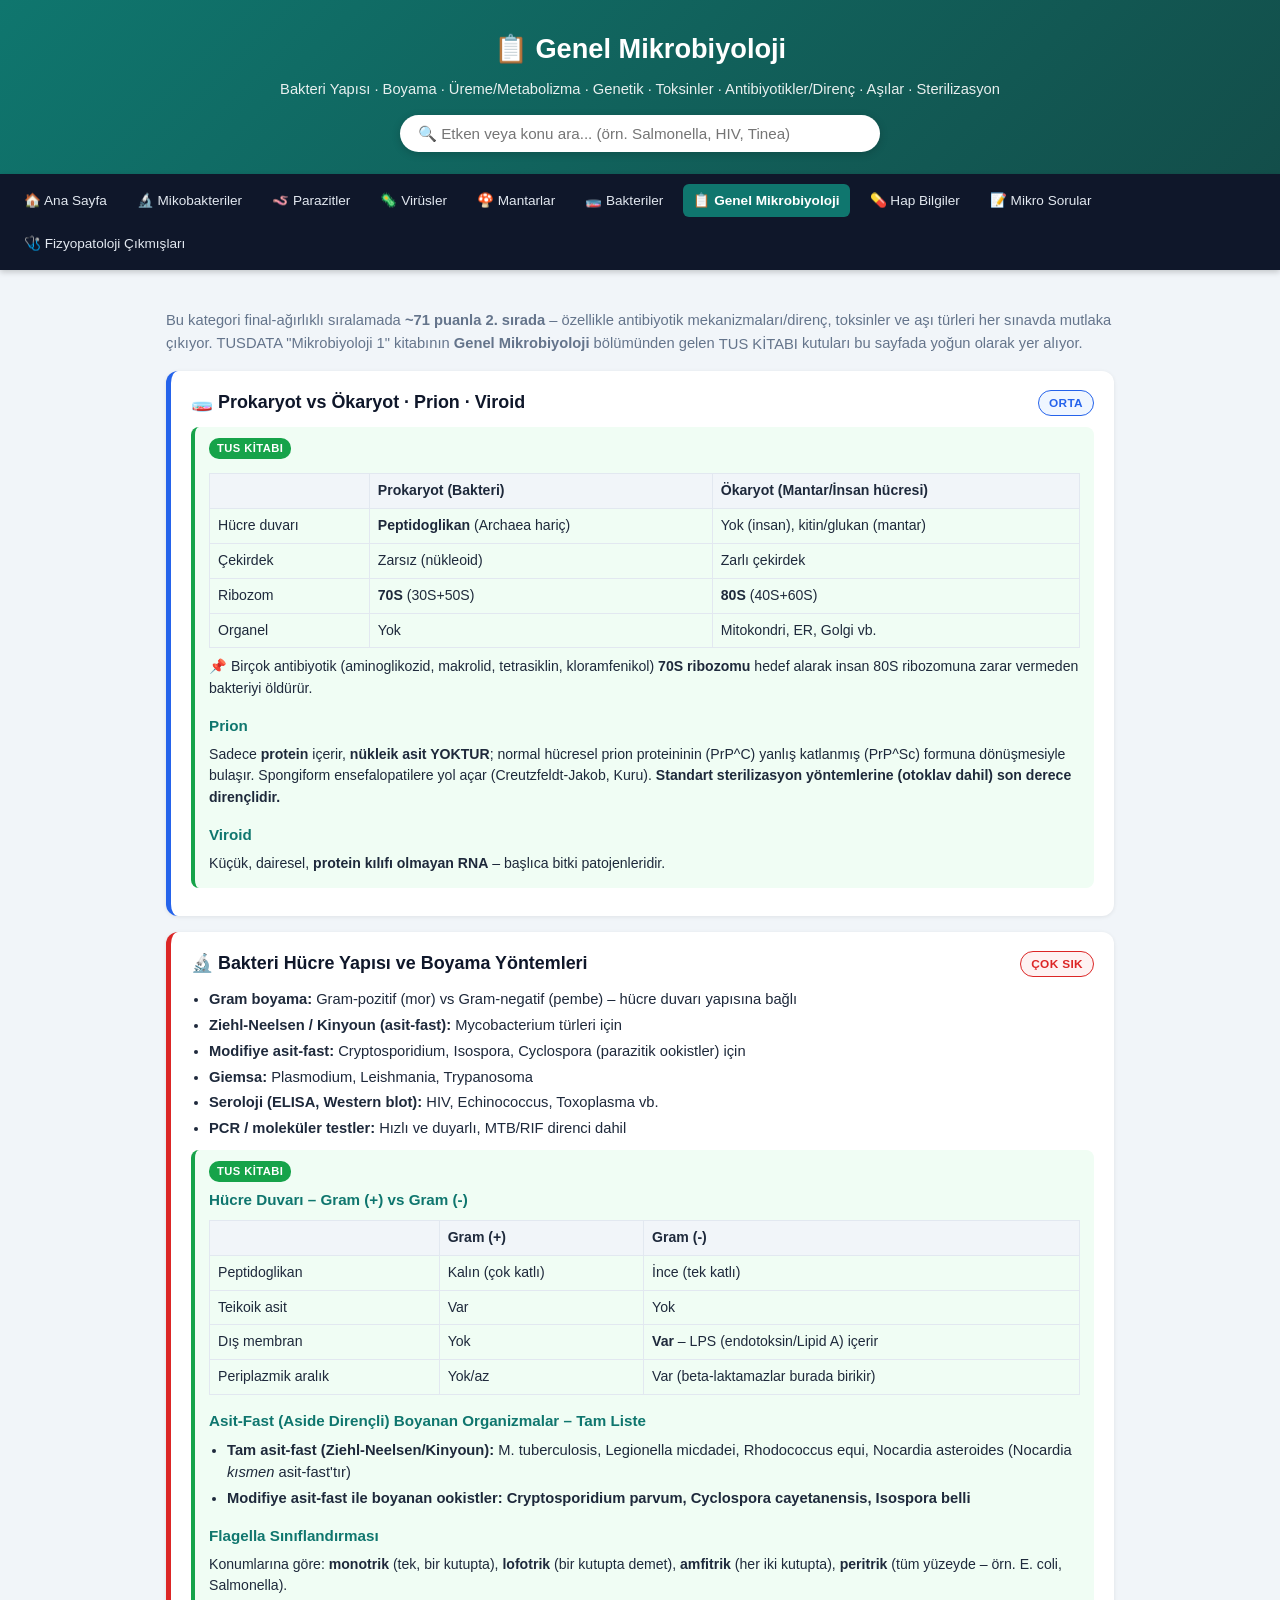
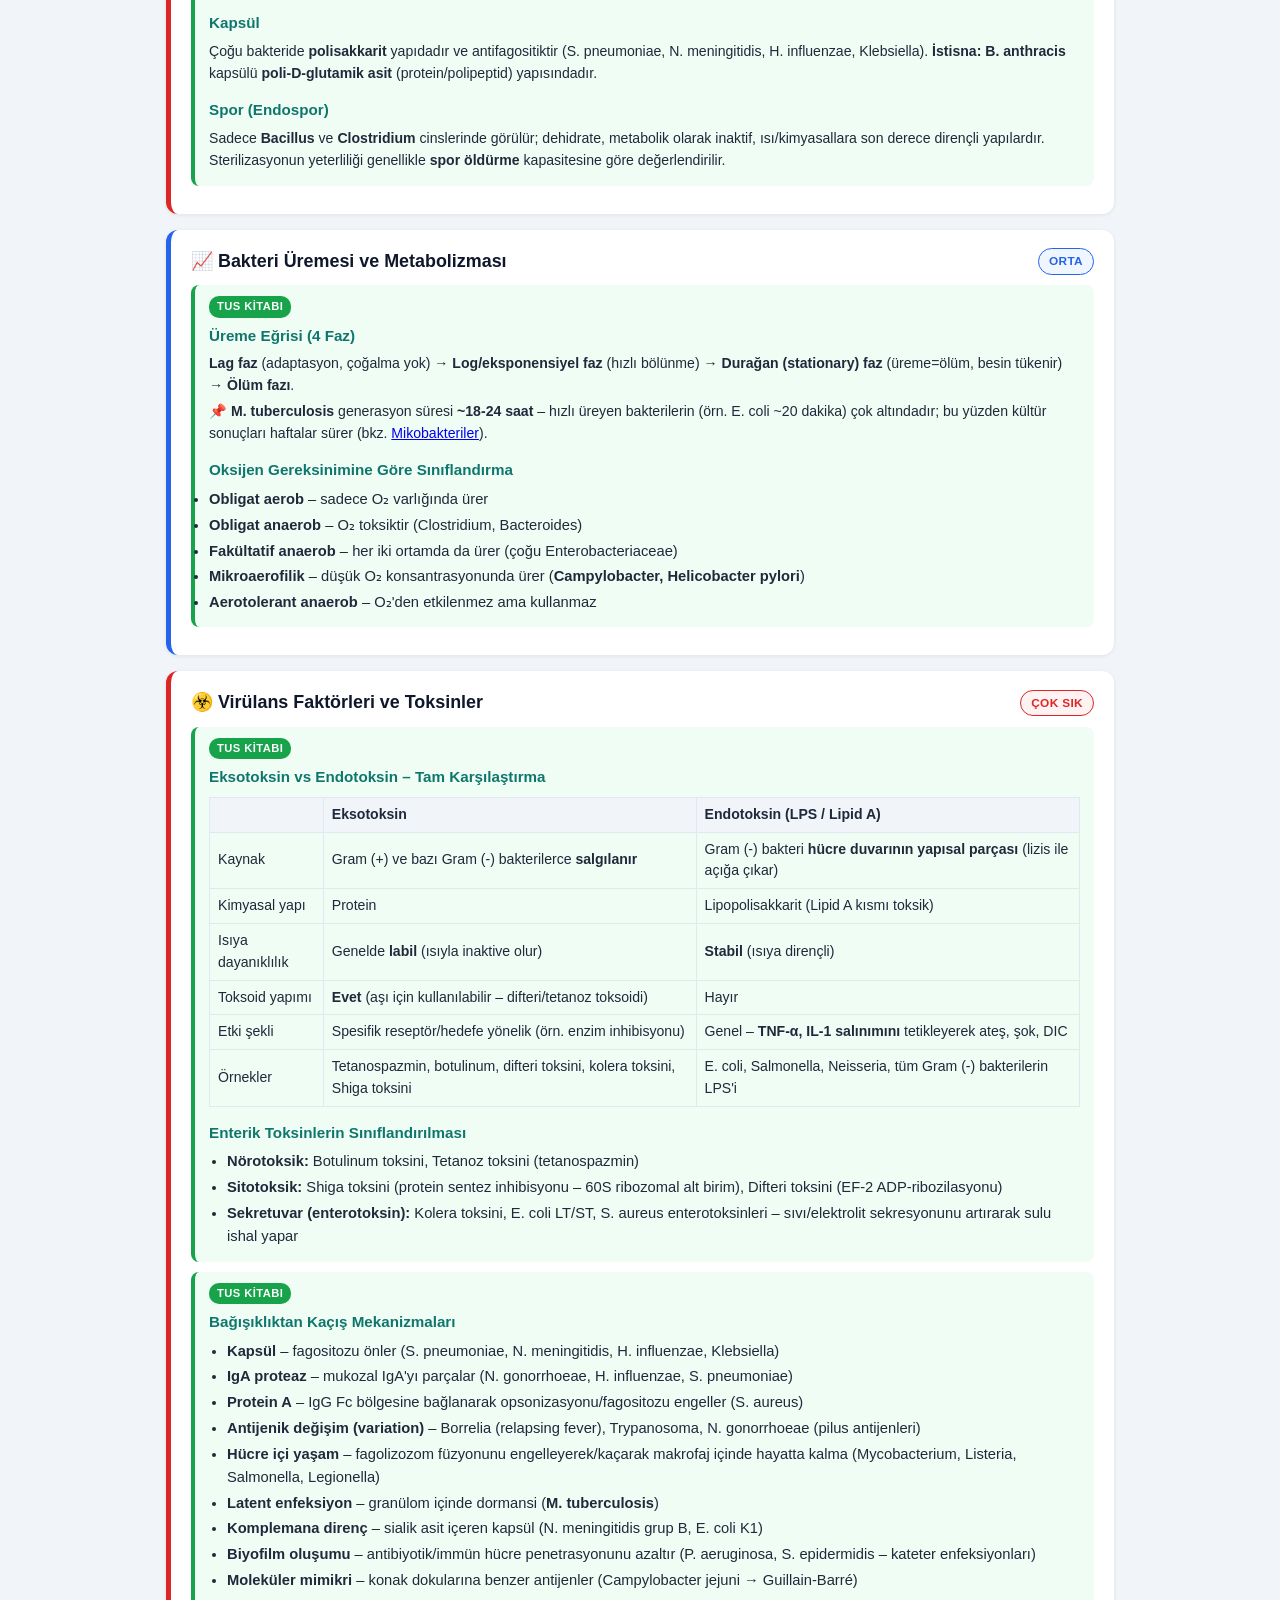
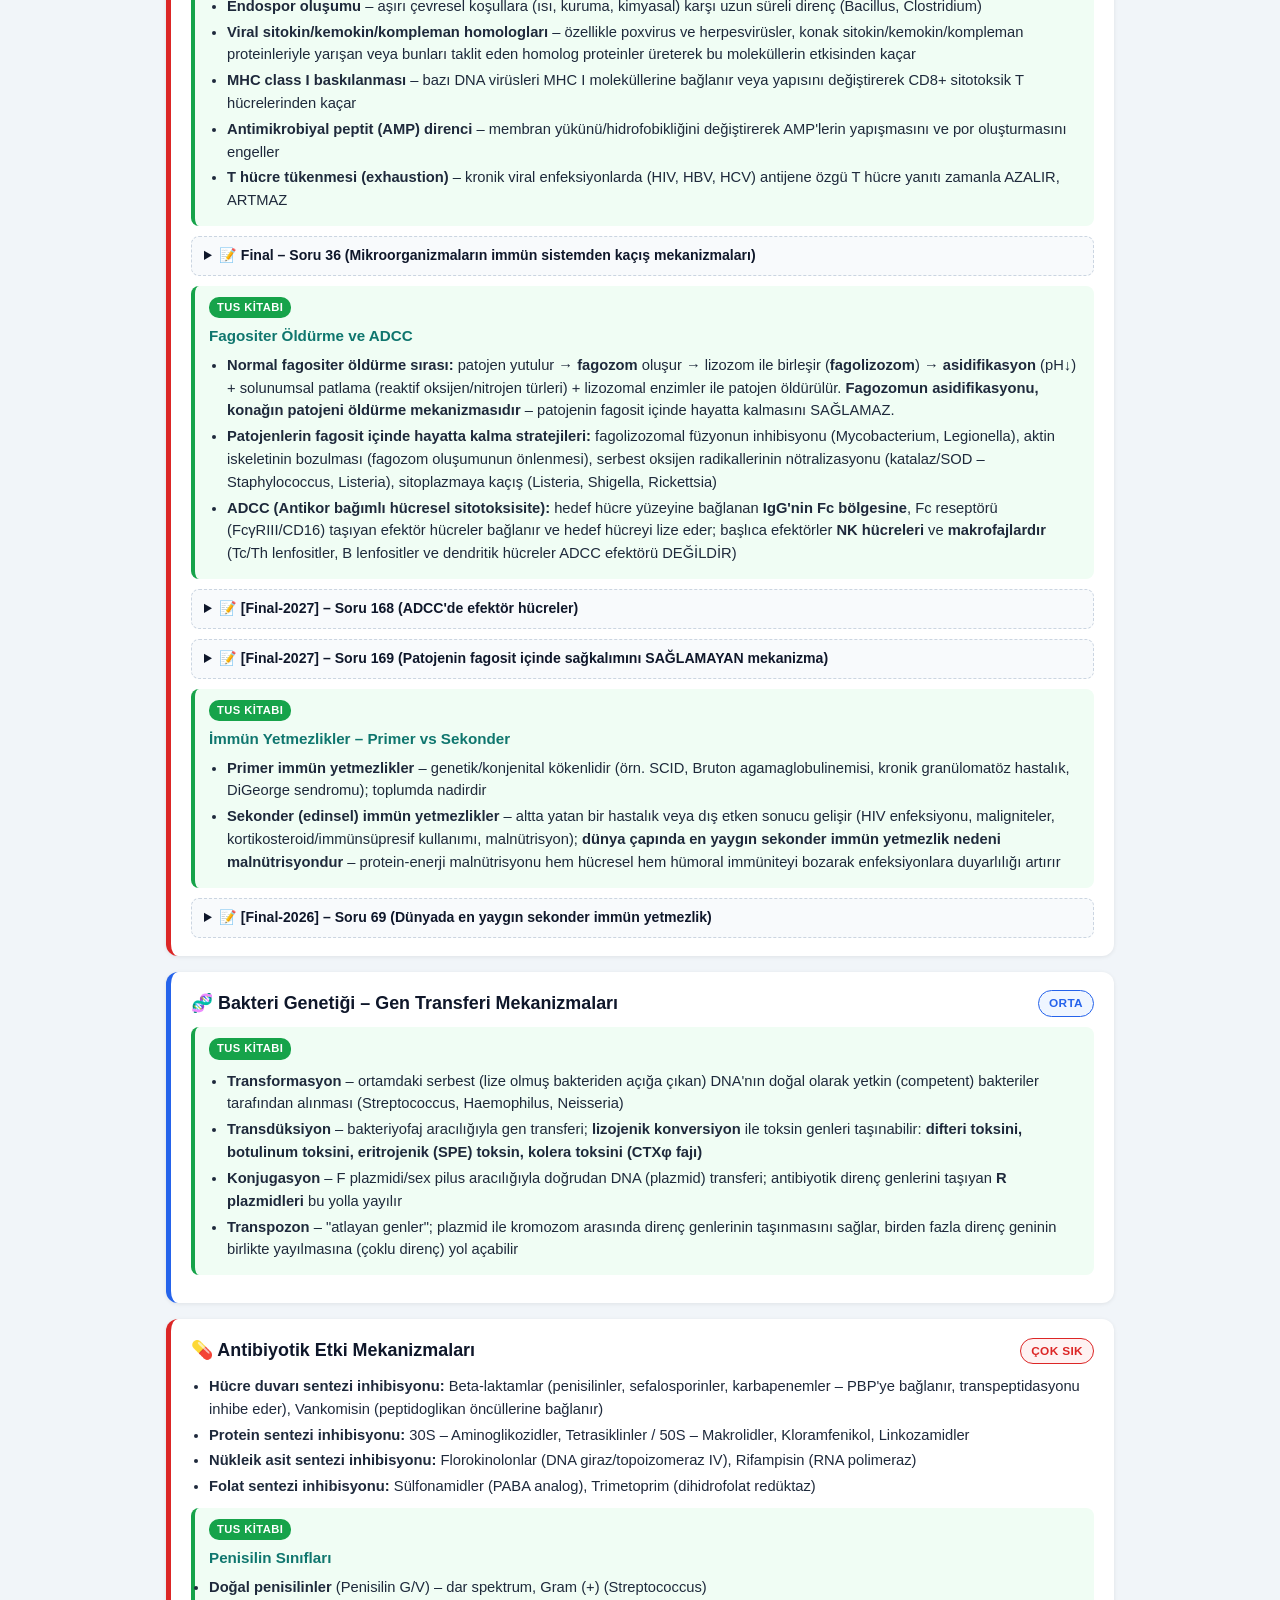
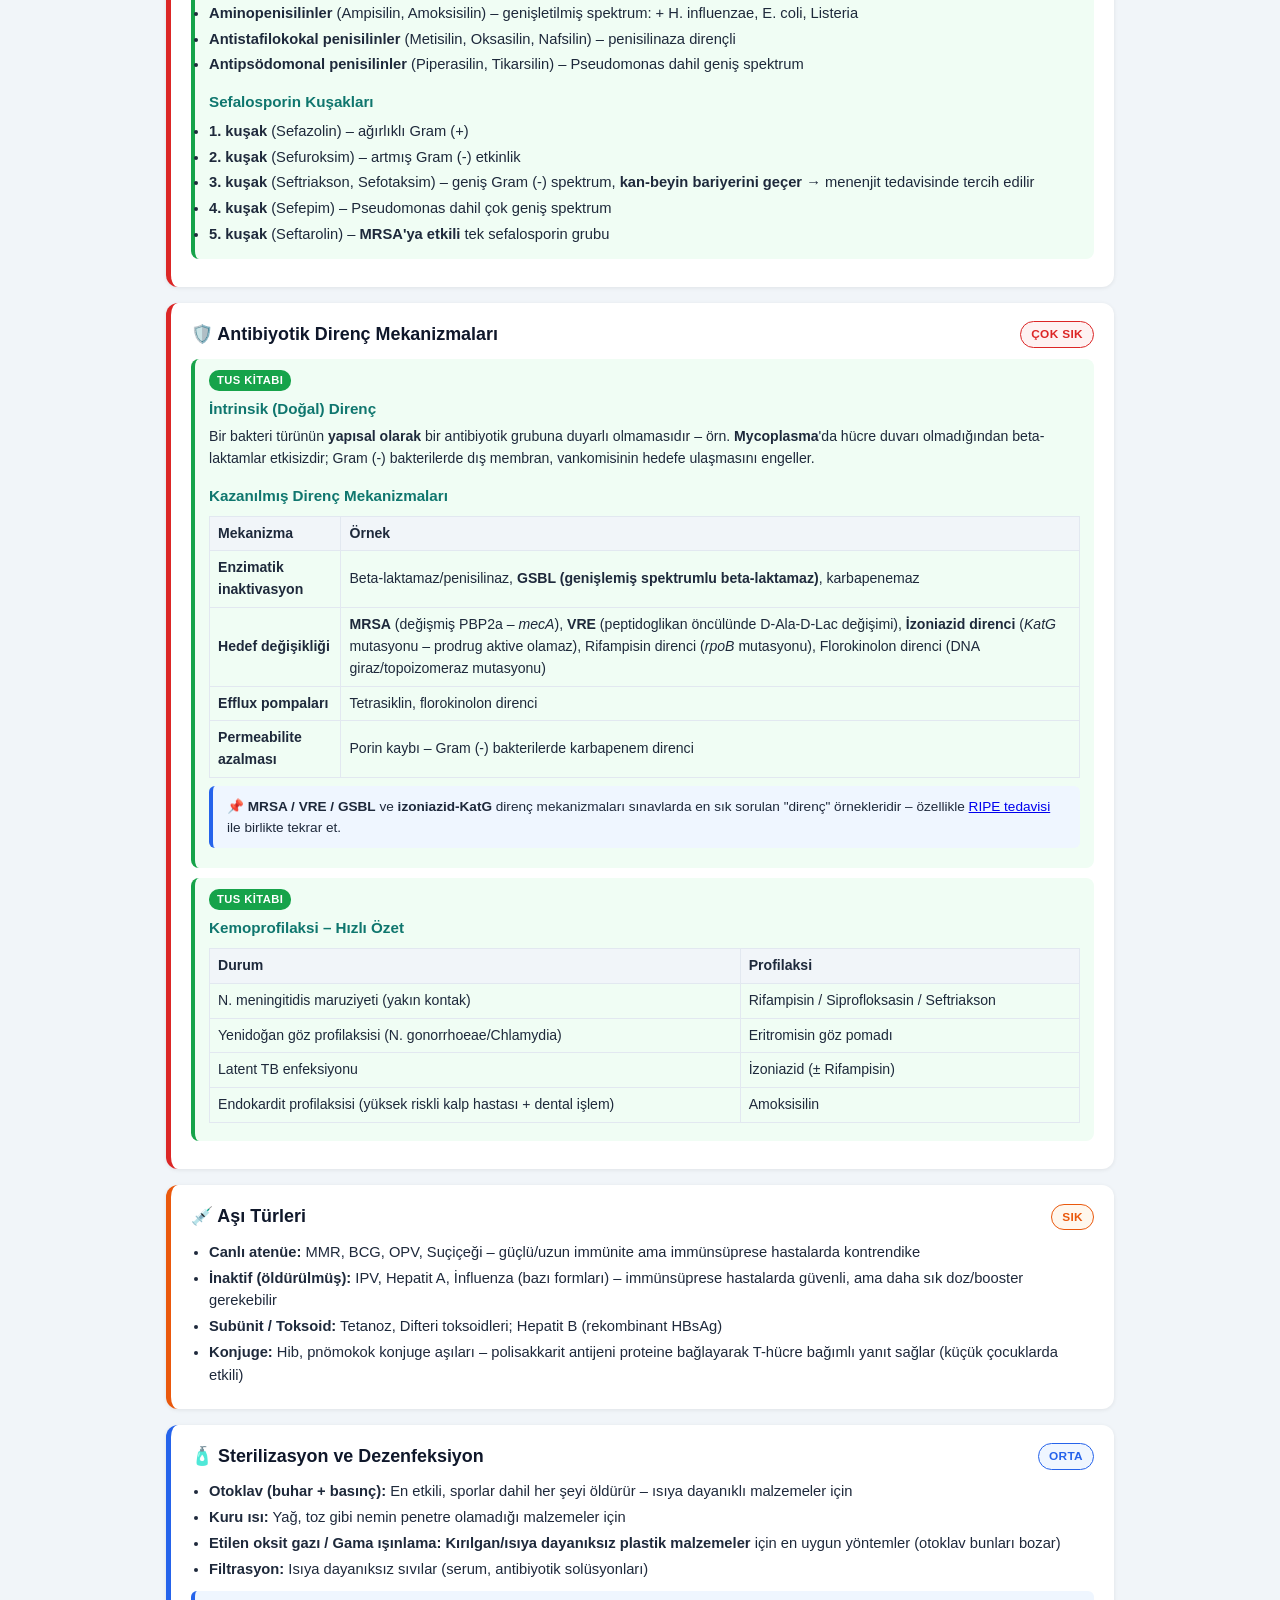
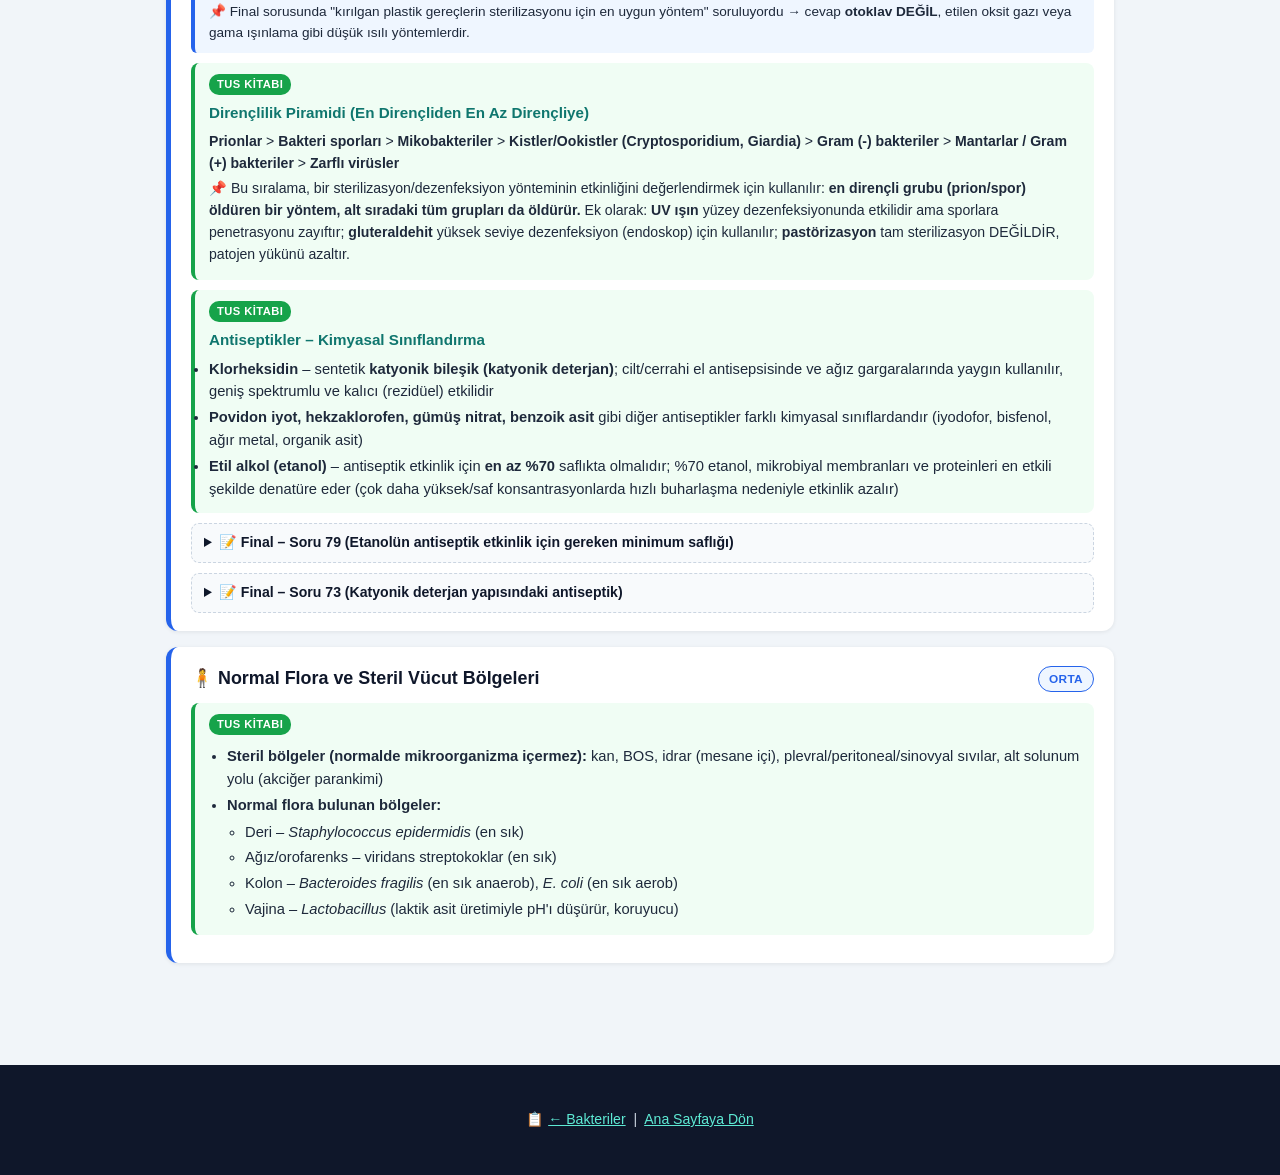
<file: genel.html>
<!DOCTYPE html>
<html lang="tr">
<head>
<meta charset="UTF-8">
<meta name="viewport" content="width=device-width, initial-scale=1.0">
<title>Genel Mikrobiyoloji – Mikrobiyoloji Çalışma Rehberi</title>
<link rel="stylesheet" href="style.css">
</head>
<body>

<header class="hero">
  <h1>📋 Genel Mikrobiyoloji</h1>
  <p>Bakteri Yapısı · Boyama · Üreme/Metabolizma · Genetik · Toksinler · Antibiyotikler/Direnç · Aşılar · Sterilizasyon</p>
  <div class="search-wrap">
    <input type="text" id="searchInput" placeholder="🔍 Etken veya konu ara... (örn. Salmonella, HIV, Tinea)" oninput="microSearch(this.value)" autocomplete="off">
  </div>
</header>

<nav class="toc">
  <a href="index.html">🏠 Ana Sayfa</a>
  <a href="mikobakteriler.html">🔬 Mikobakteriler</a>
  <a href="parazitler.html">🪱 Parazitler</a>
  <a href="virusler.html">🦠 Virüsler</a>
  <a href="mantarlar.html">🍄 Mantarlar</a>
  <a href="bakteriler.html">🧫 Bakteriler</a>
  <a href="genel.html" class="active">📋 Genel Mikrobiyoloji</a>
  <a href="hapbilgiler.html">💊 Hap Bilgiler</a>
  <a href="mikrosorulari.html">📝 Mikro Sorular</a>
  <a href="donem3-soru-bankasi/index.html">🩺 Fizyopatoloji Çıkmışları</a>
</nav>

<main>

<section id="genel">
  <p class="section-desc">Bu kategori final-ağırlıklı sıralamada <b>~71 puanla 2. sırada</b> – özellikle antibiyotik mekanizmaları/direnç, toksinler ve aşı türleri her sınavda mutlaka çıkıyor. TUSDATA "Mikrobiyoloji 1" kitabının <b>Genel Mikrobiyoloji</b> bölümünden gelen <span class="tus-tag" style="vertical-align:middle;">TUS KİTABI</span> kutuları bu sayfada yoğun olarak yer alıyor.</p>

  <!-- ======================= PROKARYOT/ÖKARYOT, PRİON, VİROİD ======================= -->
  <div class="topic-card">
    <div class="topic-header">
      <h3>🧫 Prokaryot vs Ökaryot · Prion · Viroid</h3>
      <span class="badge orta">ORTA</span>
    </div>
    <div class="tus-box">
      <span class="tus-tag">TUS KİTABI</span>
      <table class="compare">
        <tr><th></th><th>Prokaryot (Bakteri)</th><th>Ökaryot (Mantar/İnsan hücresi)</th></tr>
        <tr><td>Hücre duvarı</td><td><b>Peptidoglikan</b> (Archaea hariç)</td><td>Yok (insan), kitin/glukan (mantar)</td></tr>
        <tr><td>Çekirdek</td><td>Zarsız (nükleoid)</td><td>Zarlı çekirdek</td></tr>
        <tr><td>Ribozom</td><td><b>70S</b> (30S+50S)</td><td><b>80S</b> (40S+60S)</td></tr>
        <tr><td>Organel</td><td>Yok</td><td>Mitokondri, ER, Golgi vb.</td></tr>
      </table>
      <p style="margin:8px 0 0;">📌 Birçok antibiyotik (aminoglikozid, makrolid, tetrasiklin, kloramfenikol) <b>70S ribozomu</b> hedef alarak insan 80S ribozomuna zarar vermeden bakteriyi öldürür.</p>
      <h4>Prion</h4>
      <p style="margin:4px 0;">Sadece <b>protein</b> içerir, <b>nükleik asit YOKTUR</b>; normal hücresel prion proteininin (PrP^C) yanlış katlanmış (PrP^Sc) formuna dönüşmesiyle bulaşır. Spongiform ensefalopatilere yol açar (Creutzfeldt-Jakob, Kuru). <b>Standart sterilizasyon yöntemlerine (otoklav dahil) son derece dirençlidir.</b></p>
      <h4>Viroid</h4>
      <p style="margin:4px 0;">Küçük, dairesel, <b>protein kılıfı olmayan RNA</b> – başlıca bitki patojenleridir.</p>
    </div>
  </div>

  <!-- ======================= BAKTERİ YAPISI VE BOYAMA ======================= -->
  <div class="topic-card cok-sik-card">
    <div class="topic-header">
      <h3>🔬 Bakteri Hücre Yapısı ve Boyama Yöntemleri</h3>
      <span class="badge cok-sik">ÇOK SIK</span>
    </div>
    <ul>
      <li><b>Gram boyama:</b> Gram-pozitif (mor) vs Gram-negatif (pembe) – hücre duvarı yapısına bağlı</li>
      <li><b>Ziehl-Neelsen / Kinyoun (asit-fast):</b> Mycobacterium türleri için</li>
      <li><b>Modifiye asit-fast:</b> Cryptosporidium, Isospora, Cyclospora (parazitik ookistler) için</li>
      <li><b>Giemsa:</b> Plasmodium, Leishmania, Trypanosoma</li>
      <li><b>Seroloji (ELISA, Western blot):</b> HIV, Echinococcus, Toxoplasma vb.</li>
      <li><b>PCR / moleküler testler:</b> Hızlı ve duyarlı, MTB/RIF direnci dahil</li>
    </ul>
    <div class="tus-box">
      <span class="tus-tag">TUS KİTABI</span>
      <h4 style="margin-top:0;">Hücre Duvarı – Gram (+) vs Gram (-)</h4>
      <table class="compare">
        <tr><th></th><th>Gram (+)</th><th>Gram (-)</th></tr>
        <tr><td>Peptidoglikan</td><td>Kalın (çok katlı)</td><td>İnce (tek katlı)</td></tr>
        <tr><td>Teikoik asit</td><td>Var</td><td>Yok</td></tr>
        <tr><td>Dış membran</td><td>Yok</td><td><b>Var</b> – LPS (endotoksin/Lipid A) içerir</td></tr>
        <tr><td>Periplazmik aralık</td><td>Yok/az</td><td>Var (beta-laktamazlar burada birikir)</td></tr>
      </table>

      <h4>Asit-Fast (Aside Dirençli) Boyanan Organizmalar – Tam Liste</h4>
      <ul>
        <li><b>Tam asit-fast (Ziehl-Neelsen/Kinyoun):</b> M. tuberculosis, Legionella micdadei, Rhodococcus equi, Nocardia asteroides (Nocardia <i>kısmen</i> asit-fast'tır)</li>
        <li><b>Modifiye asit-fast ile boyanan ookistler:</b> <b>Cryptosporidium parvum, Cyclospora cayetanensis, Isospora belli</b></li>
      </ul>

      <h4>Flagella Sınıflandırması</h4>
      <p style="margin:4px 0;">Konumlarına göre: <b>monotrik</b> (tek, bir kutupta), <b>lofotrik</b> (bir kutupta demet), <b>amfitrik</b> (her iki kutupta), <b>peritrik</b> (tüm yüzeyde – örn. E. coli, Salmonella).</p>

      <h4>Kapsül</h4>
      <p style="margin:4px 0;">Çoğu bakteride <b>polisakkarit</b> yapıdadır ve antifagositiktir (S. pneumoniae, N. meningitidis, H. influenzae, Klebsiella). <b>İstisna: B. anthracis</b> kapsülü <b>poli-D-glutamik asit</b> (protein/polipeptid) yapısındadır.</p>

      <h4>Spor (Endospor)</h4>
      <p style="margin:4px 0;">Sadece <b>Bacillus</b> ve <b>Clostridium</b> cinslerinde görülür; dehidrate, metabolik olarak inaktif, ısı/kimyasallara son derece dirençli yapılardır. Sterilizasyonun yeterliliği genellikle <b>spor öldürme</b> kapasitesine göre değerlendirilir.</p>
    </div>
  </div>

  <!-- ======================= ÜREME VE METABOLİZMA ======================= -->
  <div class="topic-card">
    <div class="topic-header">
      <h3>📈 Bakteri Üremesi ve Metabolizması</h3>
      <span class="badge orta">ORTA</span>
    </div>
    <div class="tus-box">
      <span class="tus-tag">TUS KİTABI</span>
      <h4 style="margin-top:0;">Üreme Eğrisi (4 Faz)</h4>
      <p style="margin:4px 0;"><b>Lag faz</b> (adaptasyon, çoğalma yok) → <b>Log/eksponensiyel faz</b> (hızlı bölünme) → <b>Durağan (stationary) faz</b> (üreme=ölüm, besin tükenir) → <b>Ölüm fazı</b>.</p>
      <p style="margin:4px 0;">📌 <b>M. tuberculosis</b> generasyon süresi <b>~18-24 saat</b> – hızlı üreyen bakterilerin (örn. E. coli ~20 dakika) çok altındadır; bu yüzden kültür sonuçları haftalar sürer (bkz. <a href="mikobakteriler.html">Mikobakteriler</a>).</p>
      <h4>Oksijen Gereksinimine Göre Sınıflandırma</h4>
      <ul style="margin:0;">
        <li><b>Obligat aerob</b> – sadece O₂ varlığında ürer</li>
        <li><b>Obligat anaerob</b> – O₂ toksiktir (Clostridium, Bacteroides)</li>
        <li><b>Fakültatif anaerob</b> – her iki ortamda da ürer (çoğu Enterobacteriaceae)</li>
        <li><b>Mikroaerofilik</b> – düşük O₂ konsantrasyonunda ürer (<b>Campylobacter, Helicobacter pylori</b>)</li>
        <li><b>Aerotolerant anaerob</b> – O₂'den etkilenmez ama kullanmaz</li>
      </ul>
    </div>
  </div>

  <!-- ======================= VİRÜLANS FAKTÖRLERİ VE TOKSİNLER ======================= -->
  <div class="topic-card cok-sik-card">
    <div class="topic-header">
      <h3>☣️ Virülans Faktörleri ve Toksinler</h3>
      <span class="badge cok-sik">ÇOK SIK</span>
    </div>
    <div class="tus-box">
      <span class="tus-tag">TUS KİTABI</span>
      <h4 style="margin-top:0;">Eksotoksin vs Endotoksin – Tam Karşılaştırma</h4>
      <table class="compare">
        <tr><th></th><th>Eksotoksin</th><th>Endotoksin (LPS / Lipid A)</th></tr>
        <tr><td>Kaynak</td><td>Gram (+) ve bazı Gram (-) bakterilerce <b>salgılanır</b></td><td>Gram (-) bakteri <b>hücre duvarının yapısal parçası</b> (lizis ile açığa çıkar)</td></tr>
        <tr><td>Kimyasal yapı</td><td>Protein</td><td>Lipopolisakkarit (Lipid A kısmı toksik)</td></tr>
        <tr><td>Isıya dayanıklılık</td><td>Genelde <b>labil</b> (ısıyla inaktive olur)</td><td><b>Stabil</b> (ısıya dirençli)</td></tr>
        <tr><td>Toksoid yapımı</td><td><b>Evet</b> (aşı için kullanılabilir – difteri/tetanoz toksoidi)</td><td>Hayır</td></tr>
        <tr><td>Etki şekli</td><td>Spesifik reseptör/hedefe yönelik (örn. enzim inhibisyonu)</td><td>Genel – <b>TNF-α, IL-1 salınımını</b> tetikleyerek ateş, şok, DIC</td></tr>
        <tr><td>Örnekler</td><td>Tetanospazmin, botulinum, difteri toksini, kolera toksini, Shiga toksini</td><td>E. coli, Salmonella, Neisseria, tüm Gram (-) bakterilerin LPS'i</td></tr>
      </table>

      <h4>Enterik Toksinlerin Sınıflandırılması</h4>
      <ul>
        <li><b>Nörotoksik:</b> Botulinum toksini, Tetanoz toksini (tetanospazmin)</li>
        <li><b>Sitotoksik:</b> Shiga toksini (protein sentez inhibisyonu – 60S ribozomal alt birim), Difteri toksini (EF-2 ADP-ribozilasyonu)</li>
        <li><b>Sekretuvar (enterotoksin):</b> Kolera toksini, E. coli LT/ST, S. aureus enterotoksinleri – sıvı/elektrolit sekresyonunu artırarak sulu ishal yapar</li>
      </ul>
    </div>

    <div class="tus-box">
      <span class="tus-tag">TUS KİTABI</span>
      <h4 style="margin-top:0;">Bağışıklıktan Kaçış Mekanizmaları</h4>
      <ul>
        <li><b>Kapsül</b> – fagositozu önler (S. pneumoniae, N. meningitidis, H. influenzae, Klebsiella)</li>
        <li><b>IgA proteaz</b> – mukozal IgA'yı parçalar (N. gonorrhoeae, H. influenzae, S. pneumoniae)</li>
        <li><b>Protein A</b> – IgG Fc bölgesine bağlanarak opsonizasyonu/fagositozu engeller (S. aureus)</li>
        <li><b>Antijenik değişim (variation)</b> – Borrelia (relapsing fever), Trypanosoma, N. gonorrhoeae (pilus antijenleri)</li>
        <li><b>Hücre içi yaşam</b> – fagolizozom füzyonunu engelleyerek/kaçarak makrofaj içinde hayatta kalma (Mycobacterium, Listeria, Salmonella, Legionella)</li>
        <li><b>Latent enfeksiyon</b> – granülom içinde dormansi (<b>M. tuberculosis</b>)</li>
        <li><b>Komplemana direnç</b> – sialik asit içeren kapsül (N. meningitidis grup B, E. coli K1)</li>
        <li><b>Biyofilm oluşumu</b> – antibiyotik/immün hücre penetrasyonunu azaltır (P. aeruginosa, S. epidermidis – kateter enfeksiyonları)</li>
        <li><b>Moleküler mimikri</b> – konak dokularına benzer antijenler (Campylobacter jejuni → Guillain-Barré)</li>
        <li><b>Endospor oluşumu</b> – aşırı çevresel koşullara (ısı, kuruma, kimyasal) karşı uzun süreli direnç (Bacillus, Clostridium)</li>
        <li><b>Viral sitokin/kemokin/kompleman homologları</b> – özellikle poxvirus ve herpesvirüsler, konak sitokin/kemokin/kompleman proteinleriyle yarışan veya bunları taklit eden homolog proteinler üreterek bu moleküllerin etkisinden kaçar</li>
        <li><b>MHC class I baskılanması</b> – bazı DNA virüsleri MHC I moleküllerine bağlanır veya yapısını değiştirerek CD8+ sitotoksik T hücrelerinden kaçar</li>
        <li><b>Antimikrobiyal peptit (AMP) direnci</b> – membran yükünü/hidrofobikliğini değiştirerek AMP'lerin yapışmasını ve por oluşturmasını engeller</li>
        <li><b>T hücre tükenmesi (exhaustion)</b> – kronik viral enfeksiyonlarda (HIV, HBV, HCV) antijene özgü T hücre yanıtı zamanla AZALIR, ARTMAZ</li>
      </ul>
    </div>

    <details class="q">
      <summary>📝 Final – Soru 36 (Mikroorganizmaların immün sistemden kaçış mekanizmaları)</summary>
      <div class="qbody">"Mikroorganizmaların immün sistemden kaçış mekanizmaları ile ilgili;
I. Çoğu virüs sitokin, kemokin ve kompleman ile yarışan ya da bunları taklit eden homologlar üretirler. Bu sayede bunların etkilerinden kaçarlar.
II. Çeşitli DNA virüsleri MHC class I proteinlere bağlanarak veya bunları değiştirerek CD8+ T hücrelerinden kaçarlar.
III. Bazı mikroorganizmalar antimikrobiyal peptitlerin yapışmasını ve por oluşturmasını, membran yükü ve hidrofobikliğini değiştirerek engeller.
IV. Kronik viral enfeksiyonların seyri sırasında antijene özgü T hücre yanıtı sürekli artar.
ifadelerinden hangileri doğrudur?
A) I, II, IV
B) I, II, III, IV
C) I, II, III
D) II, III
E) Sadece I"</div>
      <div class="answer">✅ Cevap: <b>C) I, II ve III</b> – I-III doğrudur (sitokin/kemokin/kompleman homologları, MHC I'i bozarak CD8+ T hücrelerden kaçış, antimikrobiyal peptit direnci). <b>IV yanlıştır</b>: kronik viral enfeksiyonlarda (HIV, HBV, HCV) antijene özgü T hücre yanıtı zamanla <b>azalır</b> ve fonksiyon kaybı gelişir – bu duruma <b>"T hücre tükenmesi" (T cell exhaustion)</b> denir.</div>
      <div class="src">Kaynak: dönem3 tüm final çıkmışları27.txt, satır 6110-6130, çözüm satır 7197-7200</div>
    </details>

    <div class="tus-box">
      <span class="tus-tag">TUS KİTABI</span>
      <h4 style="margin-top:0;">Fagositer Öldürme ve ADCC</h4>
      <ul>
        <li><b>Normal fagositer öldürme sırası:</b> patojen yutulur → <b>fagozom</b> oluşur → lizozom ile birleşir (<b>fagolizozom</b>) → <b>asidifikasyon</b> (pH↓) + solunumsal patlama (reaktif oksijen/nitrojen türleri) + lizozomal enzimler ile patojen öldürülür. <b>Fagozomun asidifikasyonu, konağın patojeni öldürme mekanizmasıdır</b> – patojenin fagosit içinde hayatta kalmasını SAĞLAMAZ.</li>
        <li><b>Patojenlerin fagosit içinde hayatta kalma stratejileri:</b> fagolizozomal füzyonun inhibisyonu (Mycobacterium, Legionella), aktin iskeletinin bozulması (fagozom oluşumunun önlenmesi), serbest oksijen radikallerinin nötralizasyonu (katalaz/SOD – Staphylococcus, Listeria), sitoplazmaya kaçış (Listeria, Shigella, Rickettsia)</li>
        <li><b>ADCC (Antikor bağımlı hücresel sitotoksisite):</b> hedef hücre yüzeyine bağlanan <b>IgG'nin Fc bölgesine</b>, Fc reseptörü (FcγRIII/CD16) taşıyan efektör hücreler bağlanır ve hedef hücreyi lize eder; başlıca efektörler <b>NK hücreleri</b> ve <b>makrofajlardır</b> (Tc/Th lenfositler, B lenfositler ve dendritik hücreler ADCC efektörü DEĞİLDİR)</li>
      </ul>
    </div>

    <details class="q">
      <summary>📝 [Final-2027] – Soru 168 (ADCC'de efektör hücreler)</summary>
      <div class="qbody">"Antikor aracılı hücresel sitotoksisitede (ADCC), aşağıdaki hücrelerden hangileri efektör rol oynar?
A) Th-lenfositler ve Tc lenfositler
B) B-lenfositler ve Tc-lenfositler
C) Dendritik hücreler ve endotel hücreleri
D) Dendritik hücreler ve Tc lenfositler
E) NK hücreleri ve makrofajlar"</div>
      <div class="answer">✅ Cevap: <b>E) NK hücreleri ve makrofajlar</b> – ADCC'de, hedef hücreye bağlanmış IgG antikorlarının Fc bölgesini Fc reseptörleri (FcγRIII/CD16) ile tanıyan <b>NK hücreleri ve makrofajlar</b> efektör görev görür ve hedef hücreyi lize eder.</div>
      <div class="src">Kaynak: dönem3 tüm final çıkmışları27.txt, satır 1569-1576, cevap anahtarı satır 1814</div>
    </details>

    <details class="q">
      <summary>📝 [Final-2027] – Soru 169 (Patojenin fagosit içinde sağkalımını SAĞLAMAYAN mekanizma)</summary>
      <div class="qbody">"Aşağıdakilerden hangisi, patojenlerin fagositler içinde sağ kalımını sağlamaz?
A) Aktin iskeletinin bozulması
B) Fagolizozomal füzyon inhibisyonu
C) Fagozomun asidifikasyonu
D) Serbest oksijen radikallerinin nötralizasyonu
E) Stoplazmaya kaçış"</div>
      <div class="answer">✅ Cevap: <b>C) Fagozomun asidifikasyonu</b> – Fagozomun asidifikasyonu, konağın patojeni öldürmek için kullandığı NORMAL bir savunma mekanizmasıdır; patojenin hayatta kalmasını sağlamaz, tam tersine öldürülmesine katkıda bulunur. A, B, D ve E (sitoplazmaya kaçış) ise patojenlerin fagosit öldürme mekanizmalarından kaçınmak için kullandığı stratejilerdir.</div>
      <div class="src">Kaynak: dönem3 tüm final çıkmışları27.txt, satır 1577-1583, cevap anahtarı satır 1815</div>
    </details>

    <div class="tus-box">
      <span class="tus-tag">TUS KİTABI</span>
      <h4 style="margin-top:0;">İmmün Yetmezlikler – Primer vs Sekonder</h4>
      <ul>
        <li><b>Primer immün yetmezlikler</b> – genetik/konjenital kökenlidir (örn. SCID, Bruton agamaglobulinemisi, kronik granülomatöz hastalık, DiGeorge sendromu); toplumda nadirdir</li>
        <li><b>Sekonder (edinsel) immün yetmezlikler</b> – altta yatan bir hastalık veya dış etken sonucu gelişir (HIV enfeksiyonu, maligniteler, kortikosteroid/immünsüpresif kullanımı, malnütrisyon); <b>dünya çapında en yaygın sekonder immün yetmezlik nedeni malnütrisyondur</b> – protein-enerji malnütrisyonu hem hücresel hem hümoral immüniteyi bozarak enfeksiyonlara duyarlılığı artırır</li>
      </ul>
    </div>

    <details class="q">
      <summary>📝 [Final-2026] – Soru 69 (Dünyada en yaygın sekonder immün yetmezlik)</summary>
      <div class="qbody">"Aşağıdakilerden hangisi dünyada en yaygın görülen ikincil (sekonder) immün yetmezliktir?
A) Kortikosteroid kullanımı
B) Kızamık enfeksiyonu
C) Maligniteler
D) HIV enfeksiyonu
E) Malnütrisyon"</div>
      <div class="answer">✅ Cevap: <b>E) Malnütrisyon</b> – Dünya çapında en yaygın sekonder immün yetmezlik nedeni malnütrisyondur; protein-enerji malnütrisyonu T hücre fonksiyonlarını ve antikor üretimini bozarak enfeksiyonlara duyarlılığı artırır. HIV enfeksiyonu, kortikosteroid kullanımı ve maligniteler de sekonder immün yetmezlik nedenleridir ancak küresel ölçekte malnütrisyondan daha az yaygındır.</div>
      <div class="src">Kaynak: dönem3 tüm final çıkmışları27.txt, satır 3701-3706, çözüm satır 4373-4374</div>
    </details>
  </div>

  <!-- ======================= BAKTERİ GENETİĞİ ======================= -->
  <div class="topic-card">
    <div class="topic-header">
      <h3>🧬 Bakteri Genetiği – Gen Transferi Mekanizmaları</h3>
      <span class="badge orta">ORTA</span>
    </div>
    <div class="tus-box">
      <span class="tus-tag">TUS KİTABI</span>
      <ul>
        <li><b>Transformasyon</b> – ortamdaki serbest (lize olmuş bakteriden açığa çıkan) DNA'nın doğal olarak yetkin (competent) bakteriler tarafından alınması (Streptococcus, Haemophilus, Neisseria)</li>
        <li><b>Transdüksiyon</b> – bakteriyofaj aracılığıyla gen transferi; <b>lizojenik konversiyon</b> ile toksin genleri taşınabilir: <b>difteri toksini, botulinum toksini, eritrojenik (SPE) toksin, kolera toksini (CTXφ fajı)</b></li>
        <li><b>Konjugasyon</b> – F plazmidi/sex pilus aracılığıyla doğrudan DNA (plazmid) transferi; antibiyotik direnç genlerini taşıyan <b>R plazmidleri</b> bu yolla yayılır</li>
        <li><b>Transpozon</b> – "atlayan genler"; plazmid ile kromozom arasında direnç genlerinin taşınmasını sağlar, birden fazla direnç geninin birlikte yayılmasına (çoklu direnç) yol açabilir</li>
      </ul>
    </div>
  </div>

  <!-- ======================= ANTİBİYOTİK MEKANİZMALARI ======================= -->
  <div class="topic-card cok-sik-card">
    <div class="topic-header">
      <h3>💊 Antibiyotik Etki Mekanizmaları</h3>
      <span class="badge cok-sik">ÇOK SIK</span>
    </div>
    <ul>
      <li><b>Hücre duvarı sentezi inhibisyonu:</b> Beta-laktamlar (penisilinler, sefalosporinler, karbapenemler – PBP'ye bağlanır, transpeptidasyonu inhibe eder), Vankomisin (peptidoglikan öncüllerine bağlanır)</li>
      <li><b>Protein sentezi inhibisyonu:</b> 30S – Aminoglikozidler, Tetrasiklinler / 50S – Makrolidler, Kloramfenikol, Linkozamidler</li>
      <li><b>Nükleik asit sentezi inhibisyonu:</b> Florokinolonlar (DNA giraz/topoizomeraz IV), Rifampisin (RNA polimeraz)</li>
      <li><b>Folat sentezi inhibisyonu:</b> Sülfonamidler (PABA analog), Trimetoprim (dihidrofolat redüktaz)</li>
    </ul>
    <div class="tus-box">
      <span class="tus-tag">TUS KİTABI</span>
      <h4 style="margin-top:0;">Penisilin Sınıfları</h4>
      <ul style="margin:0;">
        <li><b>Doğal penisilinler</b> (Penisilin G/V) – dar spektrum, Gram (+) (Streptococcus)</li>
        <li><b>Aminopenisilinler</b> (Ampisilin, Amoksisilin) – genişletilmiş spektrum: + H. influenzae, E. coli, Listeria</li>
        <li><b>Antistafilokokal penisilinler</b> (Metisilin, Oksasilin, Nafsilin) – penisilinaza dirençli</li>
        <li><b>Antipsödomonal penisilinler</b> (Piperasilin, Tikarsilin) – Pseudomonas dahil geniş spektrum</li>
      </ul>
      <h4>Sefalosporin Kuşakları</h4>
      <ul style="margin:0;">
        <li><b>1. kuşak</b> (Sefazolin) – ağırlıklı Gram (+)</li>
        <li><b>2. kuşak</b> (Sefuroksim) – artmış Gram (-) etkinlik</li>
        <li><b>3. kuşak</b> (Seftriakson, Sefotaksim) – geniş Gram (-) spektrum, <b>kan-beyin bariyerini geçer</b> → menenjit tedavisinde tercih edilir</li>
        <li><b>4. kuşak</b> (Sefepim) – Pseudomonas dahil çok geniş spektrum</li>
        <li><b>5. kuşak</b> (Seftarolin) – <b>MRSA'ya etkili</b> tek sefalosporin grubu</li>
      </ul>
    </div>
  </div>

  <!-- ======================= ANTİBİYOTİK DİRENÇ MEKANİZMALARI ======================= -->
  <div class="topic-card cok-sik-card">
    <div class="topic-header">
      <h3>🛡️ Antibiyotik Direnç Mekanizmaları</h3>
      <span class="badge cok-sik">ÇOK SIK</span>
    </div>
    <div class="tus-box">
      <span class="tus-tag">TUS KİTABI</span>
      <h4 style="margin-top:0;">İntrinsik (Doğal) Direnç</h4>
      <p style="margin:4px 0;">Bir bakteri türünün <b>yapısal olarak</b> bir antibiyotik grubuna duyarlı olmamasıdır – örn. <b>Mycoplasma</b>'da hücre duvarı olmadığından beta-laktamlar etkisizdir; Gram (-) bakterilerde dış membran, vankomisinin hedefe ulaşmasını engeller.</p>
      <h4>Kazanılmış Direnç Mekanizmaları</h4>
      <table class="compare">
        <tr><th>Mekanizma</th><th>Örnek</th></tr>
        <tr><td><b>Enzimatik inaktivasyon</b></td><td>Beta-laktamaz/penisilinaz, <b>GSBL (genişlemiş spektrumlu beta-laktamaz)</b>, karbapenemaz</td></tr>
        <tr><td><b>Hedef değişikliği</b></td><td><b>MRSA</b> (değişmiş PBP2a – <i>mecA</i>), <b>VRE</b> (peptidoglikan öncülünde D-Ala-D-Lac değişimi), <b>İzoniazid direnci</b> (<i>KatG</i> mutasyonu – prodrug aktive olamaz), Rifampisin direnci (<i>rpoB</i> mutasyonu), Florokinolon direnci (DNA giraz/topoizomeraz mutasyonu)</td></tr>
        <tr><td><b>Efflux pompaları</b></td><td>Tetrasiklin, florokinolon direnci</td></tr>
        <tr><td><b>Permeabilite azalması</b></td><td>Porin kaybı – Gram (-) bakterilerde karbapenem direnci</td></tr>
      </table>
      <div class="note" style="margin-top:8px;">📌 <b>MRSA / VRE / GSBL</b> ve <b>izoniazid-KatG</b> direnç mekanizmaları sınavlarda en sık sorulan "direnç" örnekleridir – özellikle <a href="mikobakteriler.html">RIPE tedavisi</a> ile birlikte tekrar et.</div>
    </div>

    <div class="tus-box">
      <span class="tus-tag">TUS KİTABI</span>
      <h4 style="margin-top:0;">Kemoprofilaksi – Hızlı Özet</h4>
      <table class="compare">
        <tr><th>Durum</th><th>Profilaksi</th></tr>
        <tr><td>N. meningitidis maruziyeti (yakın kontak)</td><td>Rifampisin / Siprofloksasin / Seftriakson</td></tr>
        <tr><td>Yenidoğan göz profilaksisi (N. gonorrhoeae/Chlamydia)</td><td>Eritromisin göz pomadı</td></tr>
        <tr><td>Latent TB enfeksiyonu</td><td>İzoniazid (± Rifampisin)</td></tr>
        <tr><td>Endokardit profilaksisi (yüksek riskli kalp hastası + dental işlem)</td><td>Amoksisilin</td></tr>
      </table>
    </div>
  </div>

  <!-- ======================= AŞI TÜRLERİ ======================= -->
  <div class="topic-card sik-card">
    <div class="topic-header">
      <h3>💉 Aşı Türleri</h3>
      <span class="badge sik">SIK</span>
    </div>
    <ul>
      <li><b>Canlı atenüe:</b> MMR, BCG, OPV, Suçiçeği – güçlü/uzun immünite ama immünsüprese hastalarda kontrendike</li>
      <li><b>İnaktif (öldürülmüş):</b> IPV, Hepatit A, İnfluenza (bazı formları) – immünsüprese hastalarda güvenli, ama daha sık doz/booster gerekebilir</li>
      <li><b>Subünit / Toksoid:</b> Tetanoz, Difteri toksoidleri; Hepatit B (rekombinant HBsAg)</li>
      <li><b>Konjuge:</b> Hib, pnömokok konjuge aşıları – polisakkarit antijeni proteine bağlayarak T-hücre bağımlı yanıt sağlar (küçük çocuklarda etkili)</li>
    </ul>
  </div>

  <!-- ======================= STERİLİZASYON / DEZENFEKSİYON ======================= -->
  <div class="topic-card">
    <div class="topic-header">
      <h3>🧴 Sterilizasyon ve Dezenfeksiyon</h3>
      <span class="badge orta">ORTA</span>
    </div>
    <ul>
      <li><b>Otoklav (buhar + basınç):</b> En etkili, sporlar dahil her şeyi öldürür – ısıya dayanıklı malzemeler için</li>
      <li><b>Kuru ısı:</b> Yağ, toz gibi nemin penetre olamadığı malzemeler için</li>
      <li><b>Etilen oksit gazı / Gama ışınlama:</b> <b>Kırılgan/ısıya dayanıksız plastik malzemeler</b> için en uygun yöntemler (otoklav bunları bozar)</li>
      <li><b>Filtrasyon:</b> Isıya dayanıksız sıvılar (serum, antibiyotik solüsyonları)</li>
    </ul>
    <div class="note">📌 Final sorusunda "kırılgan plastik gereçlerin sterilizasyonu için en uygun yöntem" soruluyordu → cevap <b>otoklav DEĞİL</b>, etilen oksit gazı veya gama ışınlama gibi düşük ısılı yöntemlerdir.</div>
    <div class="tus-box">
      <span class="tus-tag">TUS KİTABI</span>
      <h4 style="margin-top:0;">Dirençlilik Piramidi (En Dirençliden En Az Dirençliye)</h4>
      <p style="margin:4px 0;"><b>Prionlar</b> &gt; <b>Bakteri sporları</b> &gt; <b>Mikobakteriler</b> &gt; <b>Kistler/Ookistler (Cryptosporidium, Giardia)</b> &gt; <b>Gram (-) bakteriler</b> &gt; <b>Mantarlar / Gram (+) bakteriler</b> &gt; <b>Zarflı virüsler</b></p>
      <p style="margin:4px 0;">📌 Bu sıralama, bir sterilizasyon/dezenfeksiyon yönteminin etkinliğini değerlendirmek için kullanılır: <b>en dirençli grubu (prion/spor) öldüren bir yöntem, alt sıradaki tüm grupları da öldürür.</b> Ek olarak: <b>UV ışın</b> yüzey dezenfeksiyonunda etkilidir ama sporlara penetrasyonu zayıftır; <b>gluteraldehit</b> yüksek seviye dezenfeksiyon (endoskop) için kullanılır; <b>pastörizasyon</b> tam sterilizasyon DEĞİLDİR, patojen yükünü azaltır.</p>
    </div>

    <div class="tus-box">
      <span class="tus-tag">TUS KİTABI</span>
      <h4 style="margin-top:0;">Antiseptikler – Kimyasal Sınıflandırma</h4>
      <ul style="margin:0;">
        <li><b>Klorheksidin</b> – sentetik <b>katyonik bileşik (katyonik deterjan)</b>; cilt/cerrahi el antisepsisinde ve ağız gargaralarında yaygın kullanılır, geniş spektrumlu ve kalıcı (rezidüel) etkilidir</li>
        <li><b>Povidon iyot, hekzaklorofen, gümüş nitrat, benzoik asit</b> gibi diğer antiseptikler farklı kimyasal sınıflardandır (iyodofor, bisfenol, ağır metal, organik asit)</li>
        <li><b>Etil alkol (etanol)</b> – antiseptik etkinlik için <b>en az %70</b> saflıkta olmalıdır; %70 etanol, mikrobiyal membranları ve proteinleri en etkili şekilde denatüre eder (çok daha yüksek/saf konsantrasyonlarda hızlı buharlaşma nedeniyle etkinlik azalır)</li>
      </ul>
    </div>

    <details class="q">
      <summary>📝 Final – Soru 79 (Etanolün antiseptik etkinlik için gereken minimum saflığı)</summary>
      <div class="qbody">"Etanolün antiseptik olarak kullanılması için saflık düzeyi (derece) en az ne kadar olmalıdır?
A) %10
B) %30
C) %50
D) %70
E) %80"</div>
      <div class="answer">✅ Cevap: <b>D) %70</b> – Etanolün antimikrobiyal etkinliği için gereken minimum konsantrasyon <b>%70</b>'tir; bu konsantrasyonda hem mikrobiyal proteinleri denatüre eder hem de yeterli su içeriği sayesinde hücre içine penetrasyonu sağlar. Daha yüksek konsantrasyonlarda (örn. %95-100) hızlı buharlaşma nedeniyle etkinlik azalır.</div>
      <div class="src">Kaynak: dönem3 tüm final çıkmışları27.txt, satır 5375-5380</div>
    </details>

    <details class="q">
      <summary>📝 Final – Soru 73 (Katyonik deterjan yapısındaki antiseptik)</summary>
      <div class="qbody">"Aşağıdaki antiseptiklerden hangisi katyonik deterjan yapısındadır?
A) Gümüş nitrat
B) Klorheksidin
C) Povidon iyod
D) Hekzaklorofen
E) Benzoik asid"</div>
      <div class="answer">✅ Cevap: <b>B) Klorheksidin</b> – Klorheksidin, sentetik <b>katyonik bir bileşiktir</b>; bu özelliği sayesinde negatif yüklü bakteri hücre membranına güçlü bağlanır.</div>
      <div class="src">Kaynak: dönem3 tüm final çıkmışları27.txt, satır 6480-6486, çözüm satır 7436</div>
    </details>
  </div>

  <!-- ======================= NORMAL FLORA / STERİL BÖLGELER ======================= -->
  <div class="topic-card">
    <div class="topic-header">
      <h3>🧍 Normal Flora ve Steril Vücut Bölgeleri</h3>
      <span class="badge orta">ORTA</span>
    </div>
    <div class="tus-box">
      <span class="tus-tag">TUS KİTABI</span>
      <ul>
        <li><b>Steril bölgeler (normalde mikroorganizma içermez):</b> kan, BOS, idrar (mesane içi), plevral/peritoneal/sinovyal sıvılar, alt solunum yolu (akciğer parankimi)</li>
        <li><b>Normal flora bulunan bölgeler:</b>
          <ul>
            <li>Deri – <i>Staphylococcus epidermidis</i> (en sık)</li>
            <li>Ağız/orofarenks – viridans streptokoklar (en sık)</li>
            <li>Kolon – <i>Bacteroides fragilis</i> (en sık anaerob), <i>E. coli</i> (en sık aerob)</li>
            <li>Vajina – <i>Lactobacillus</i> (laktik asit üretimiyle pH'ı düşürür, koruyucu)</li>
          </ul>
        </li>
      </ul>
    </div>
  </div>

</section>

</main>

<footer>
  <p>📋 <a href="bakteriler.html" style="color:#5eead4;">← Bakteriler</a> &nbsp;|&nbsp; <a href="index.html" style="color:#5eead4;">Ana Sayfaya Dön</a></p>
</footer>

<script src="search.js"></script>
</body>
</html>
</file>
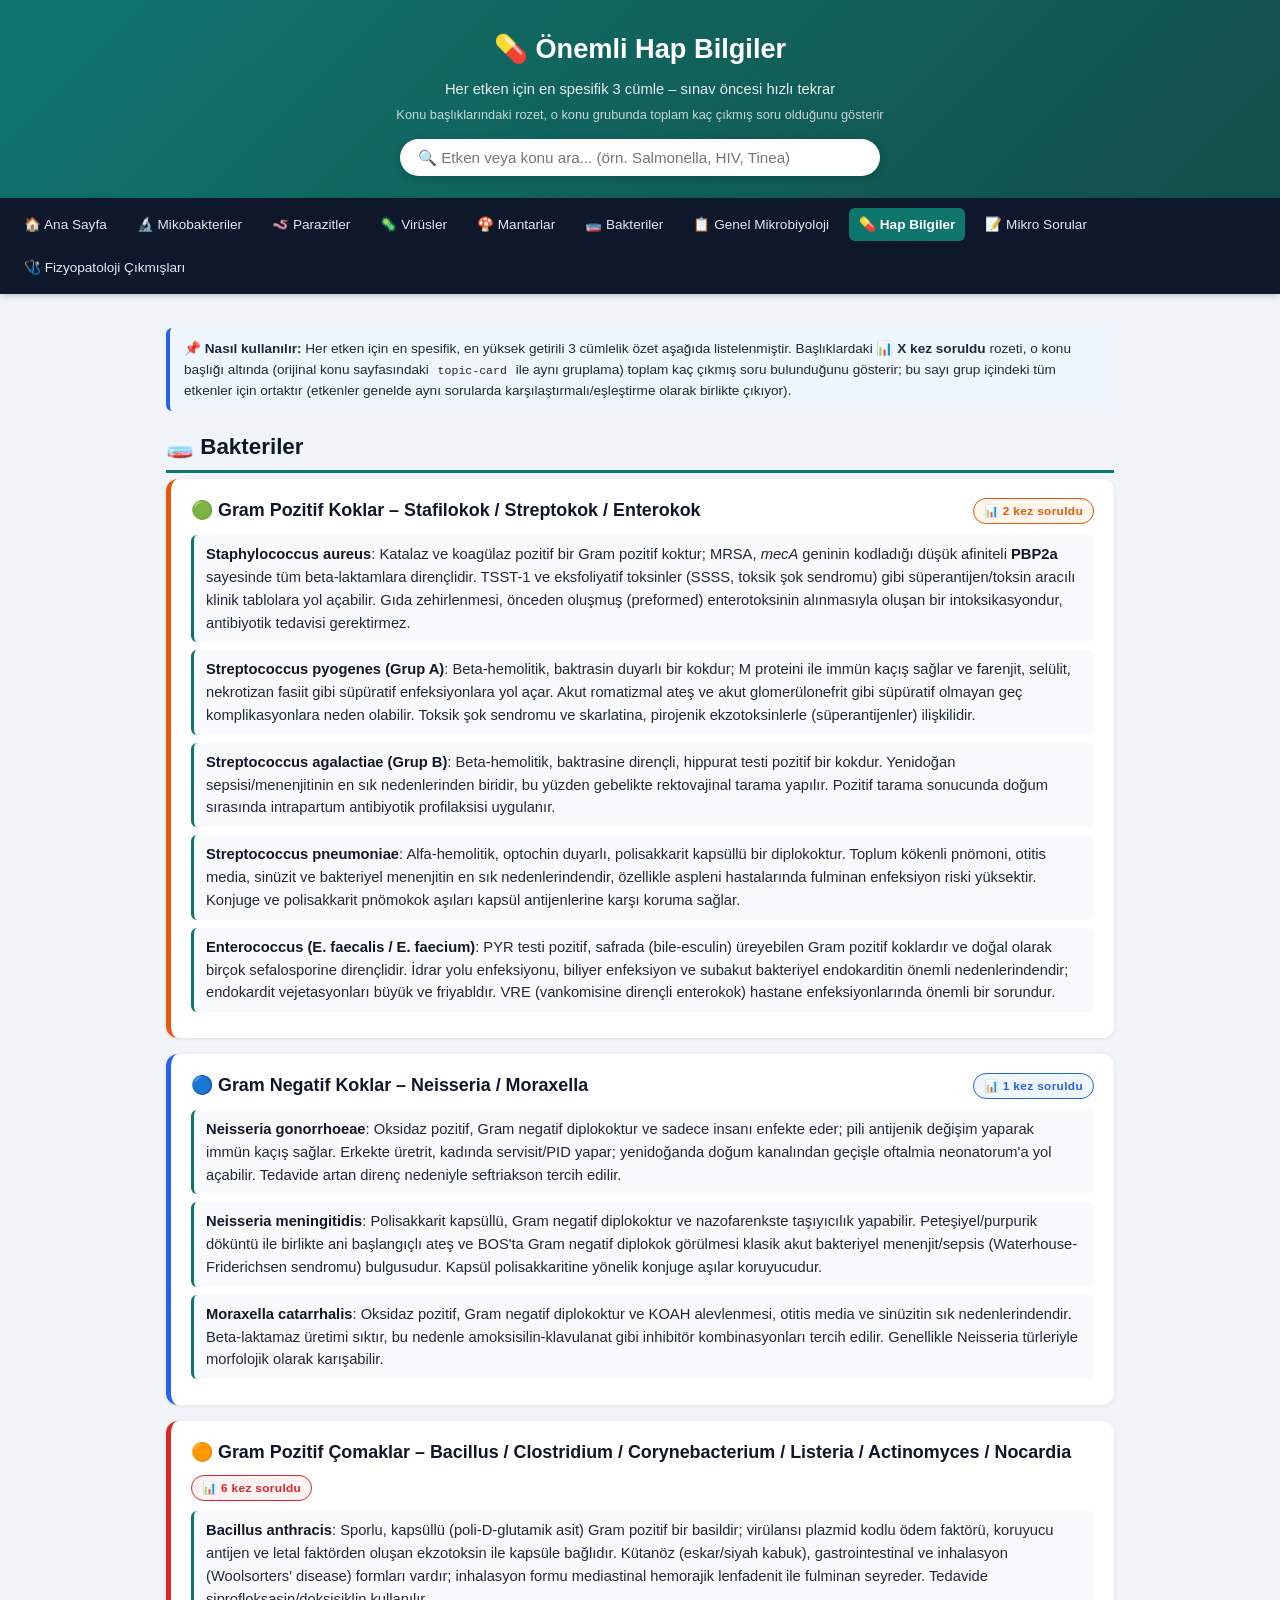
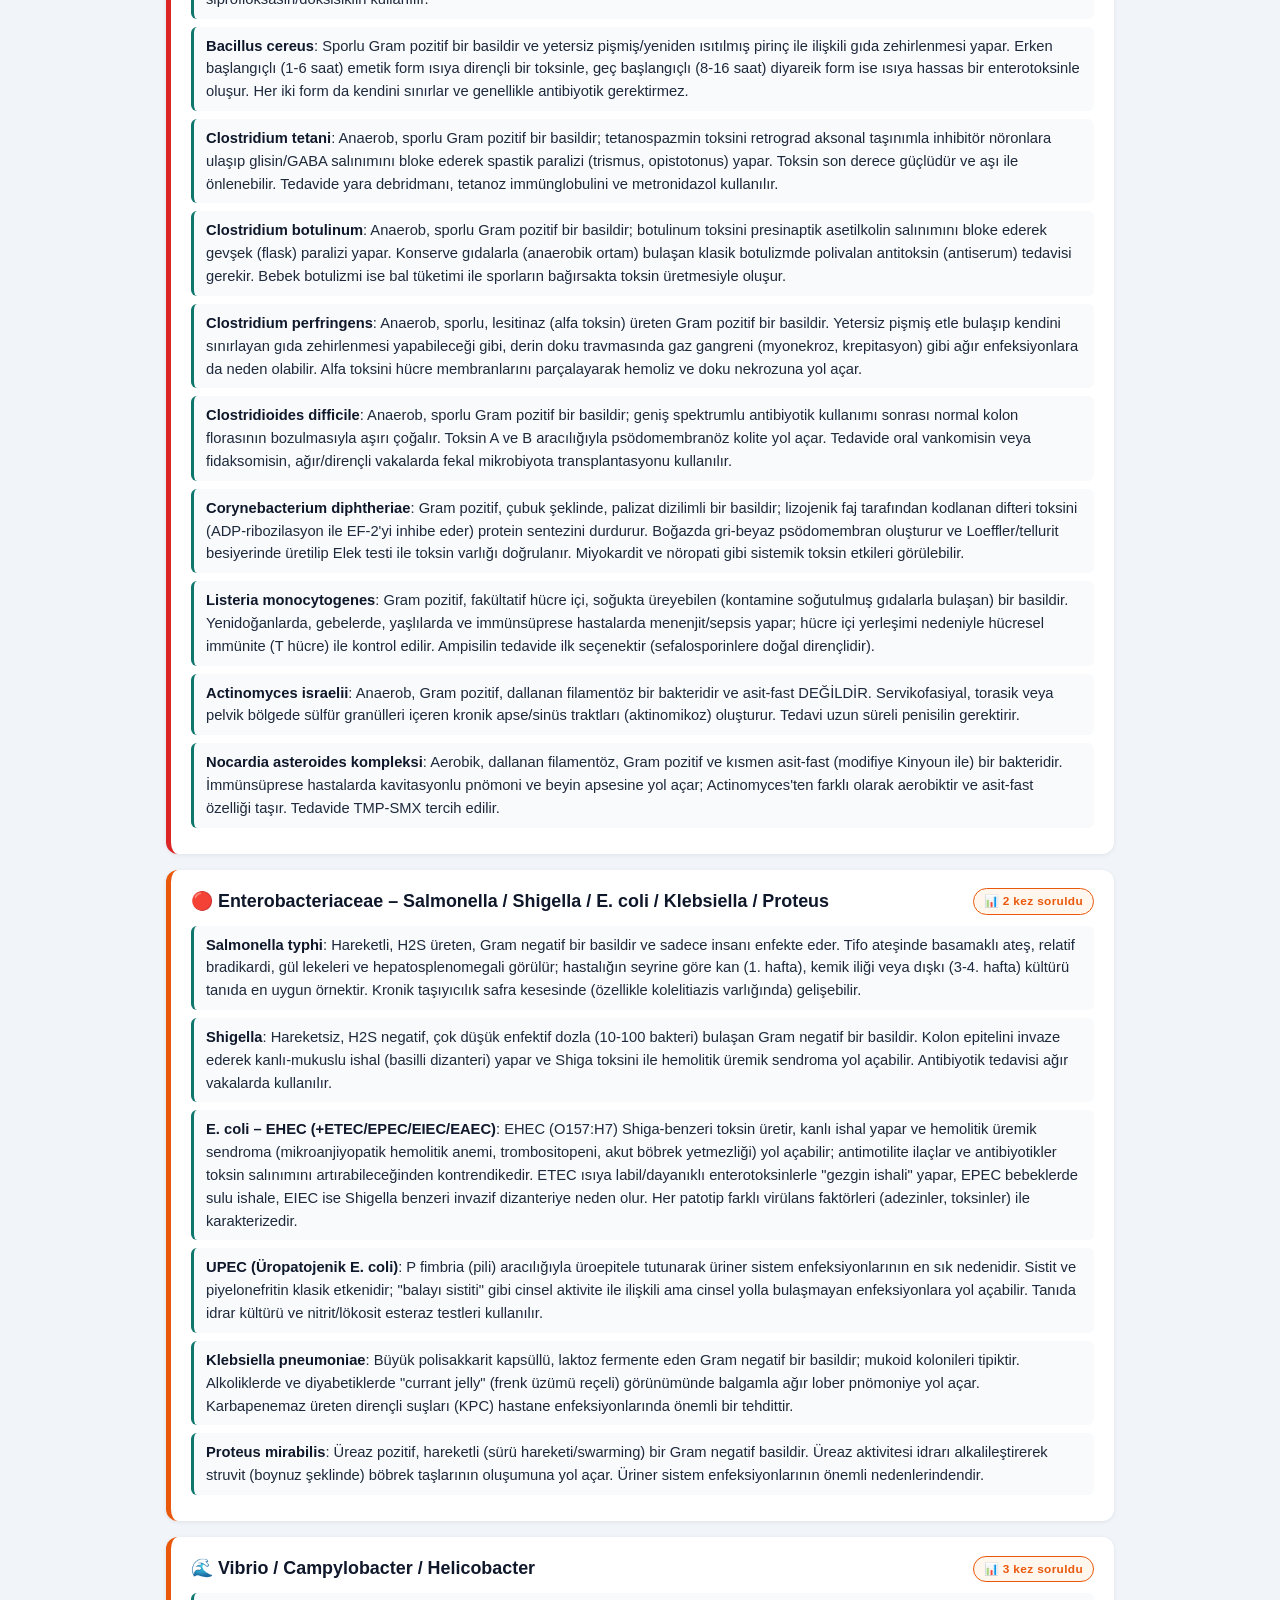
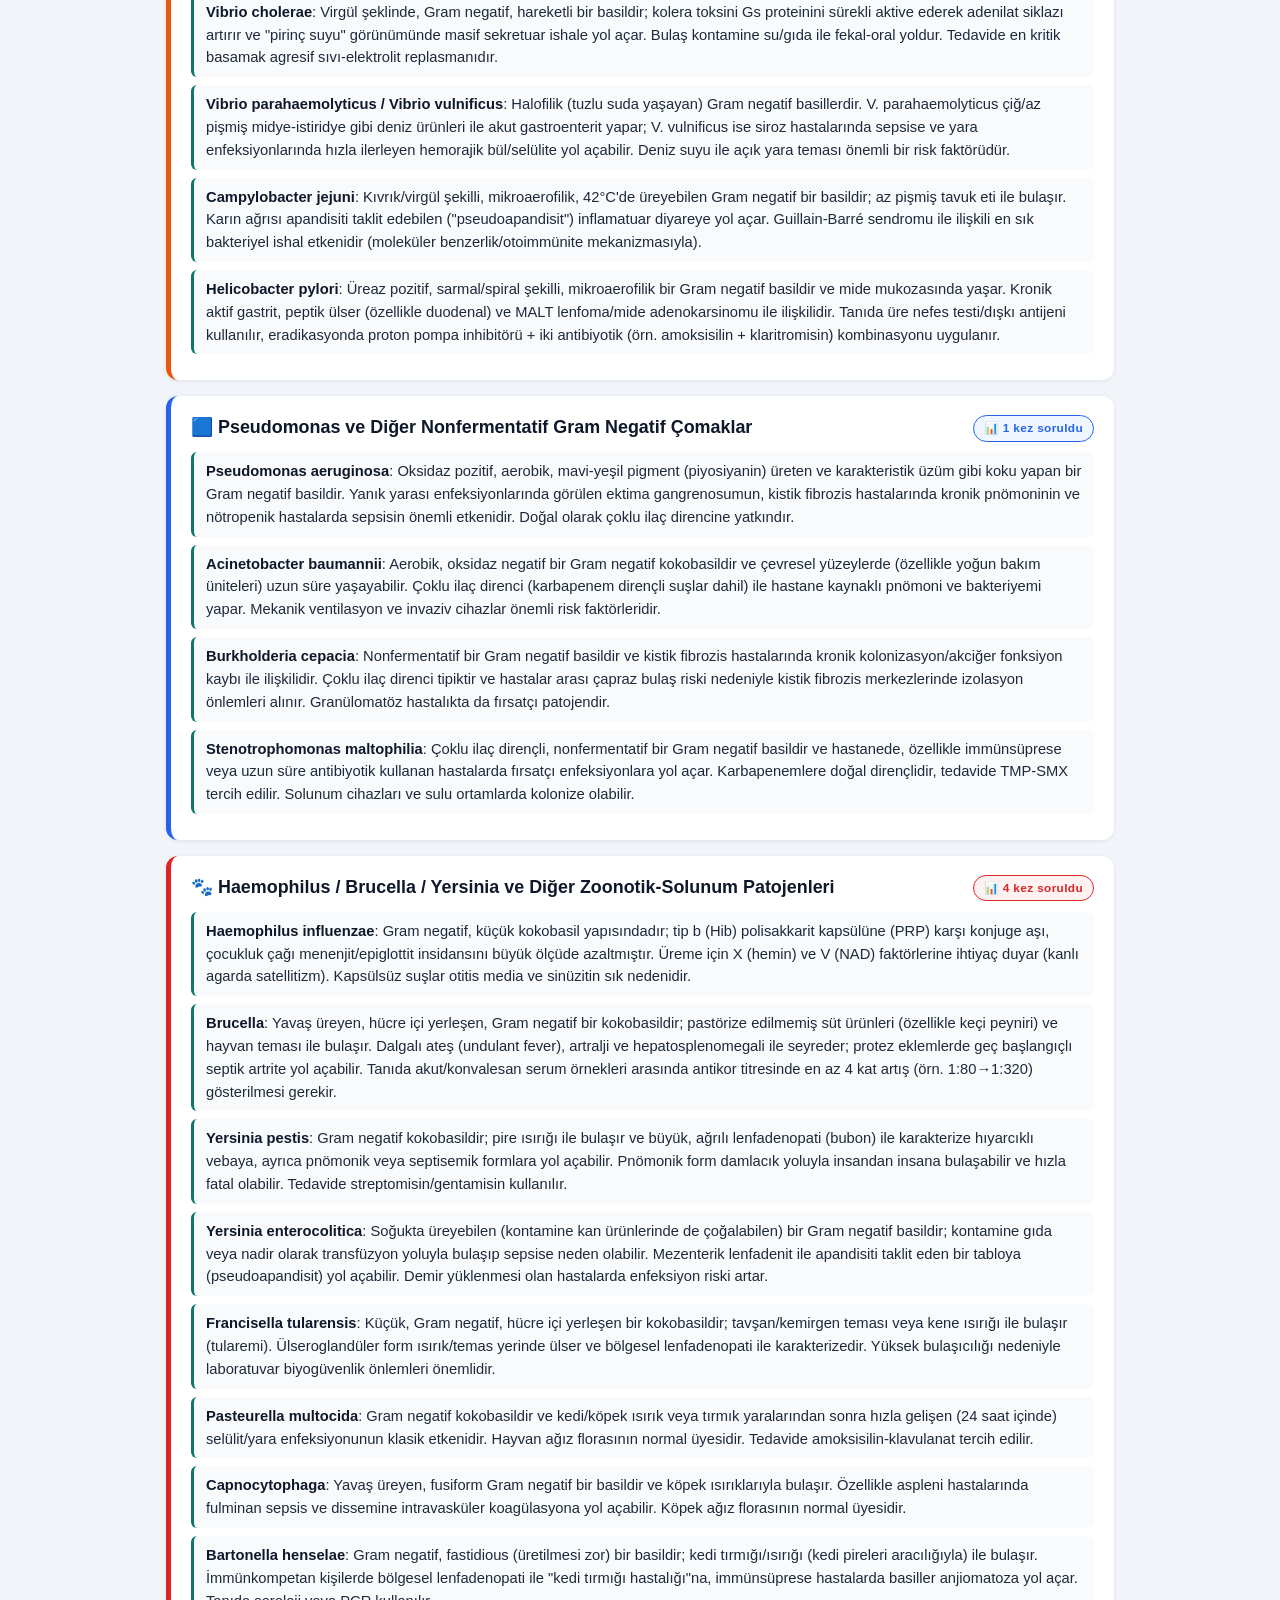
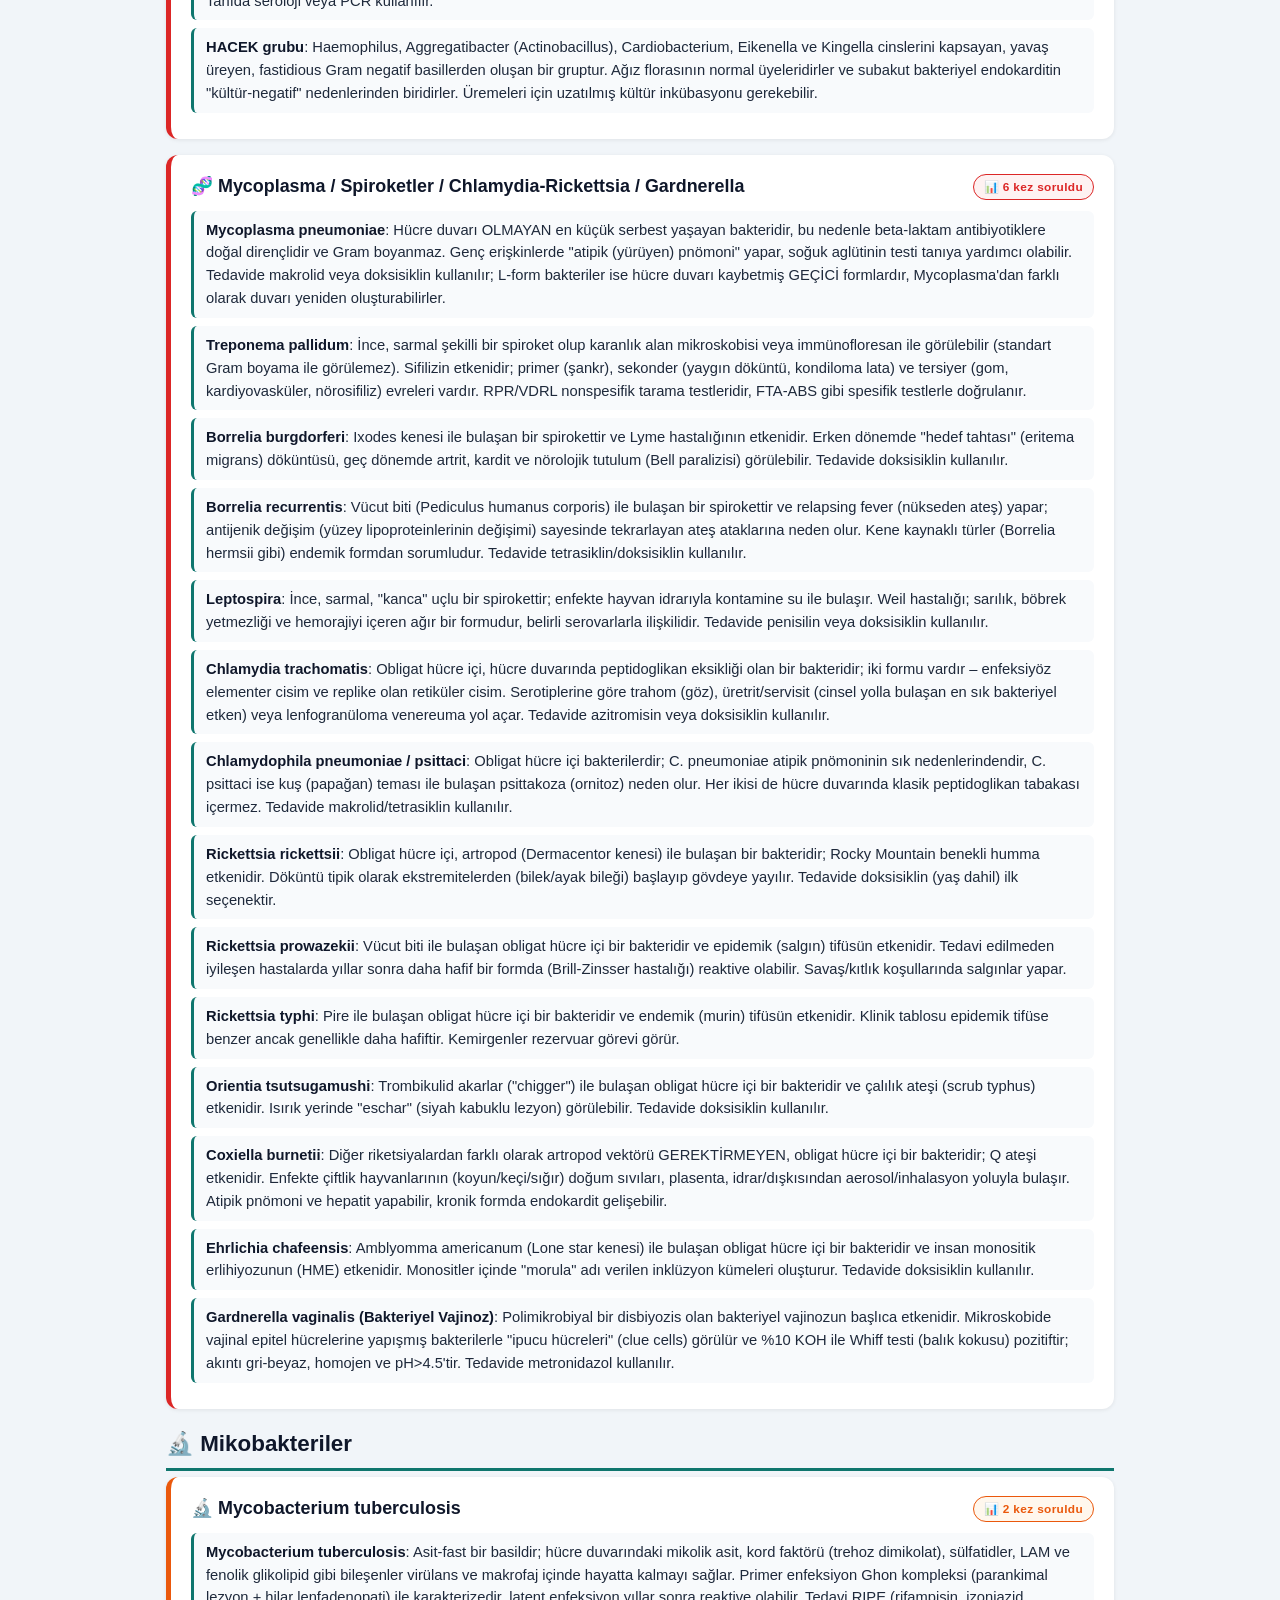
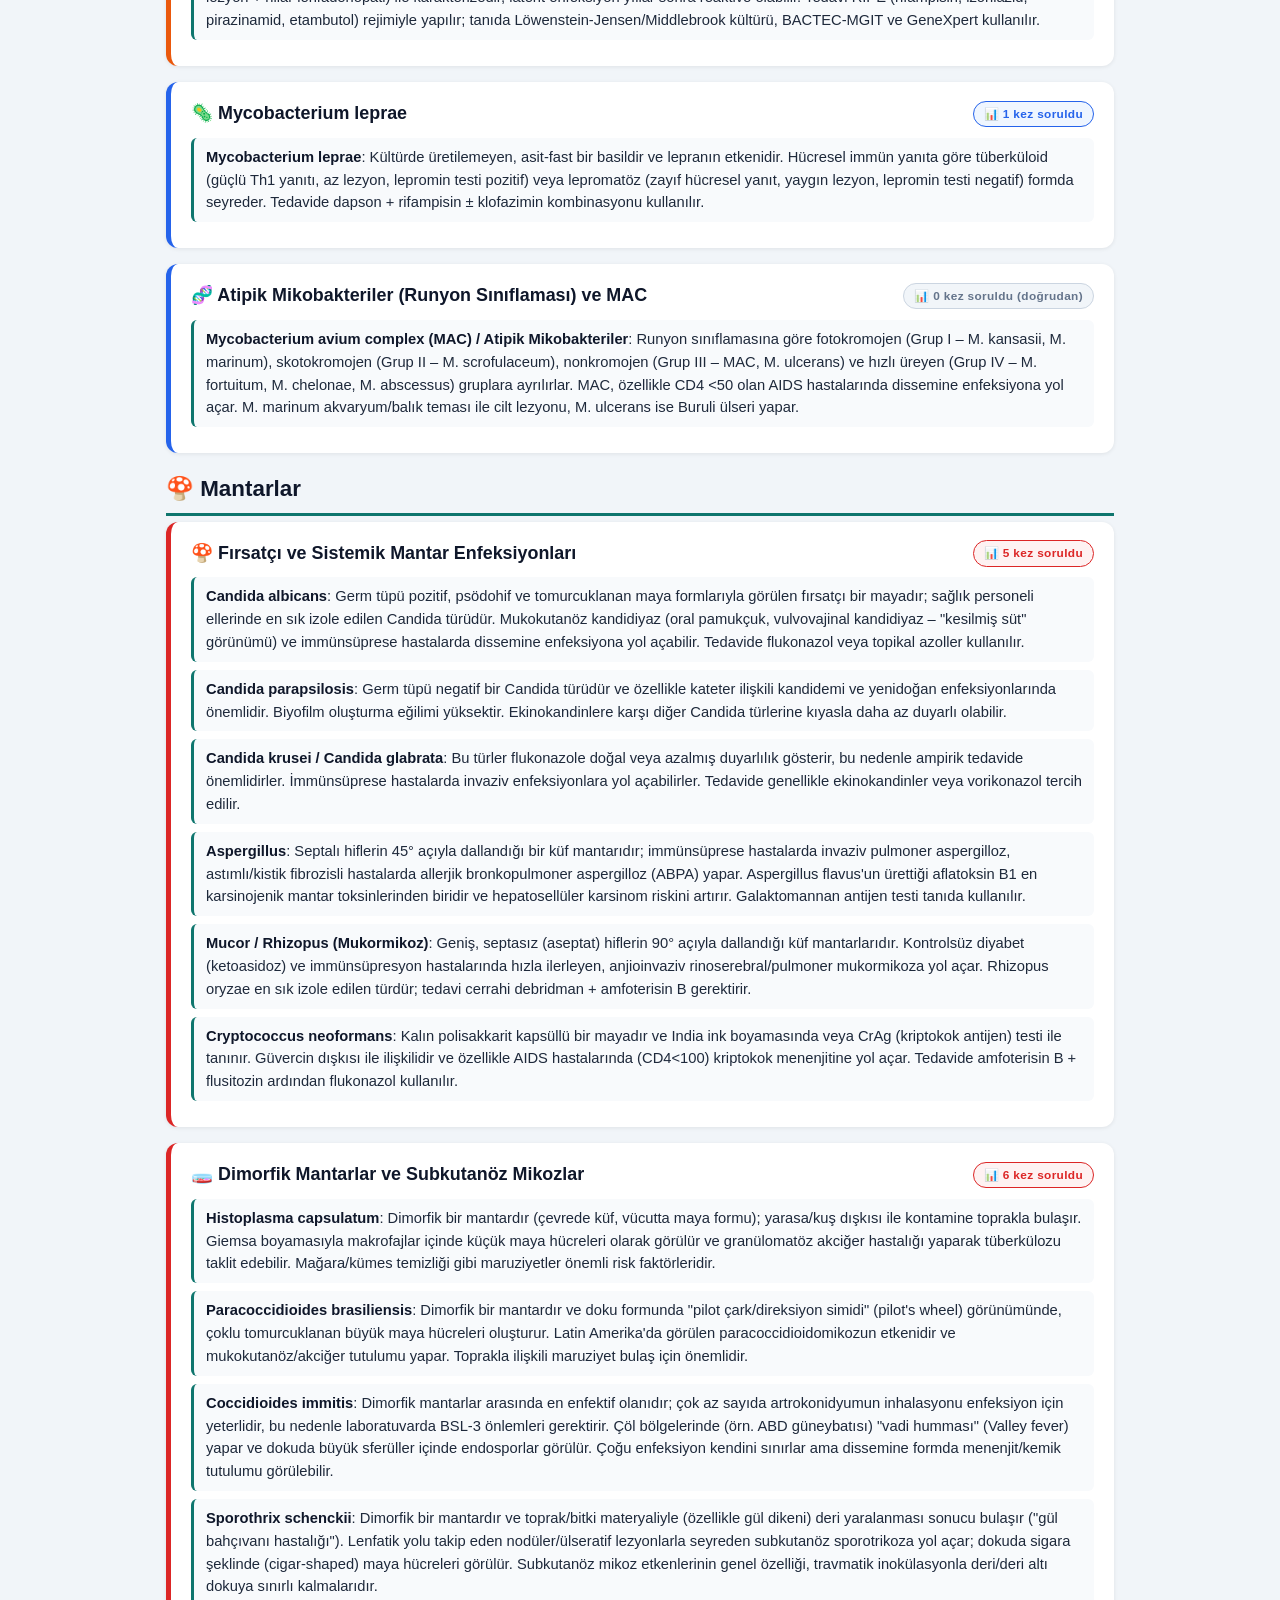
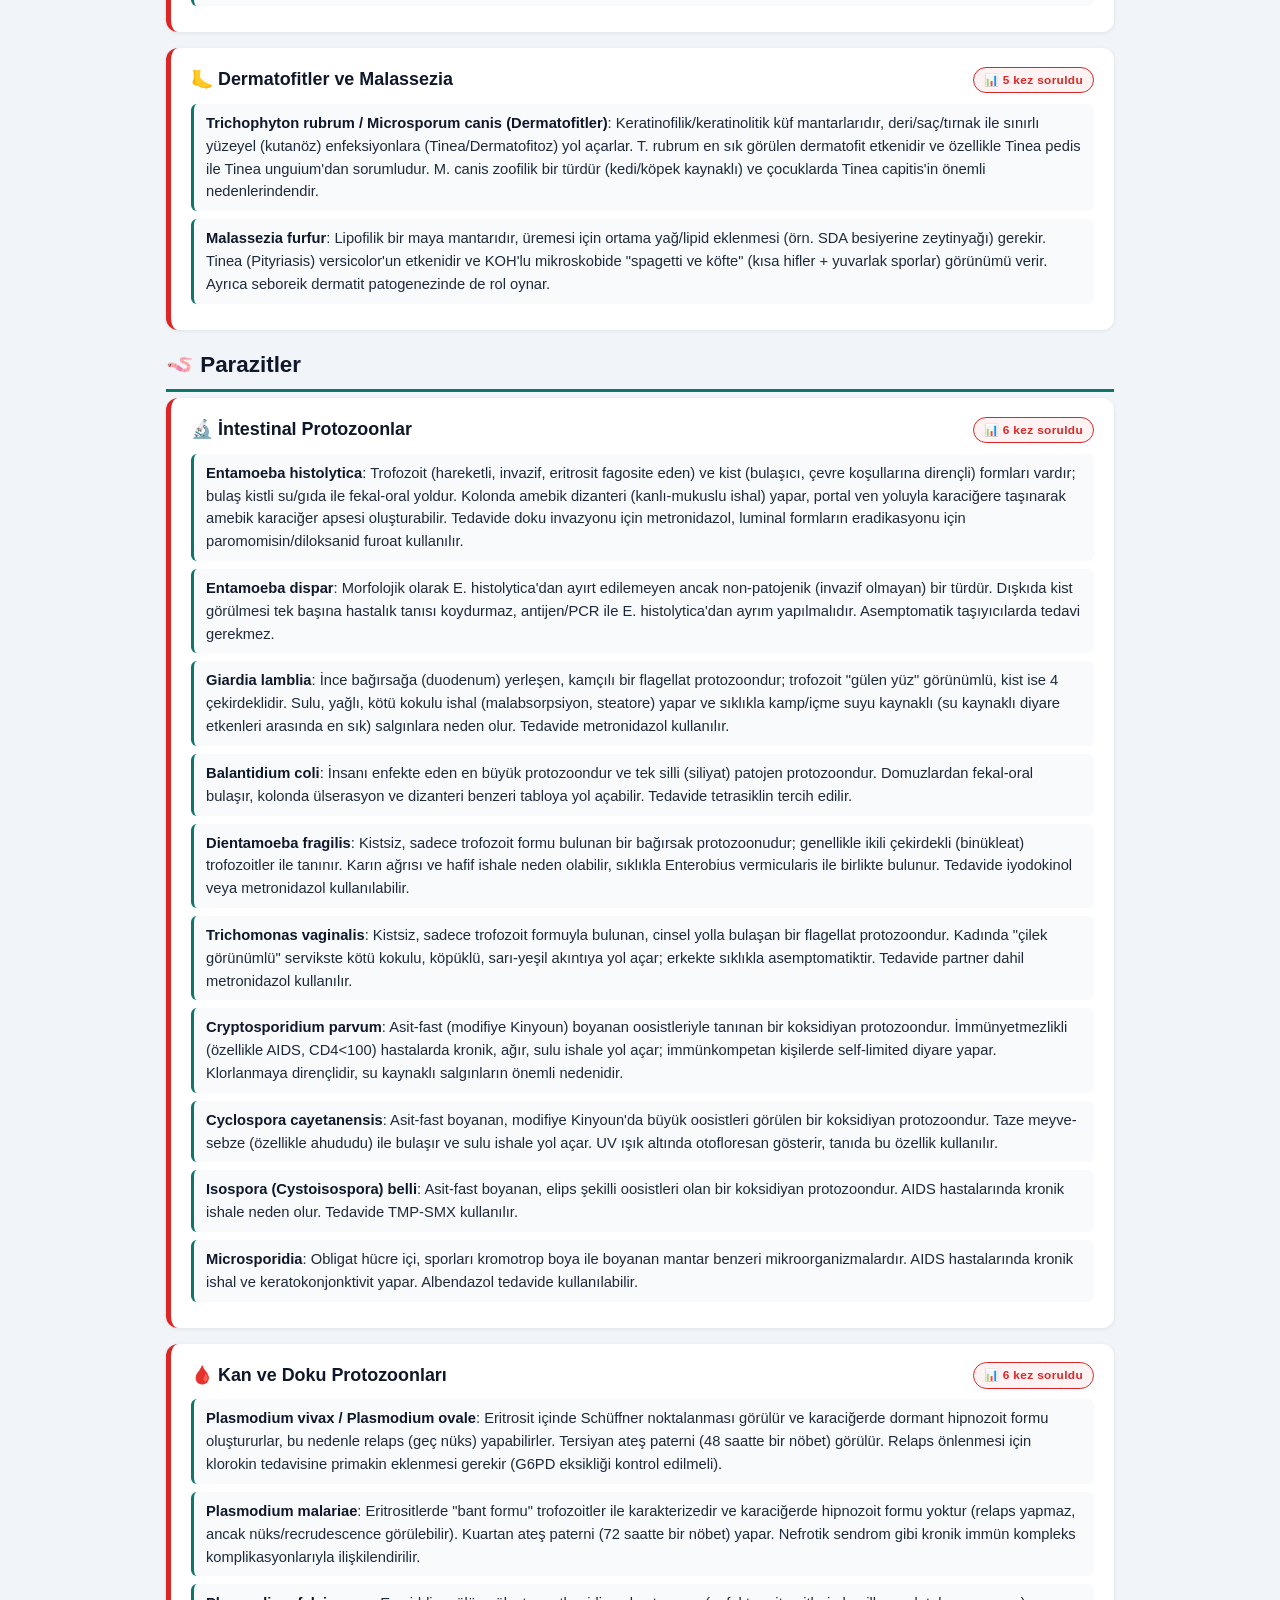
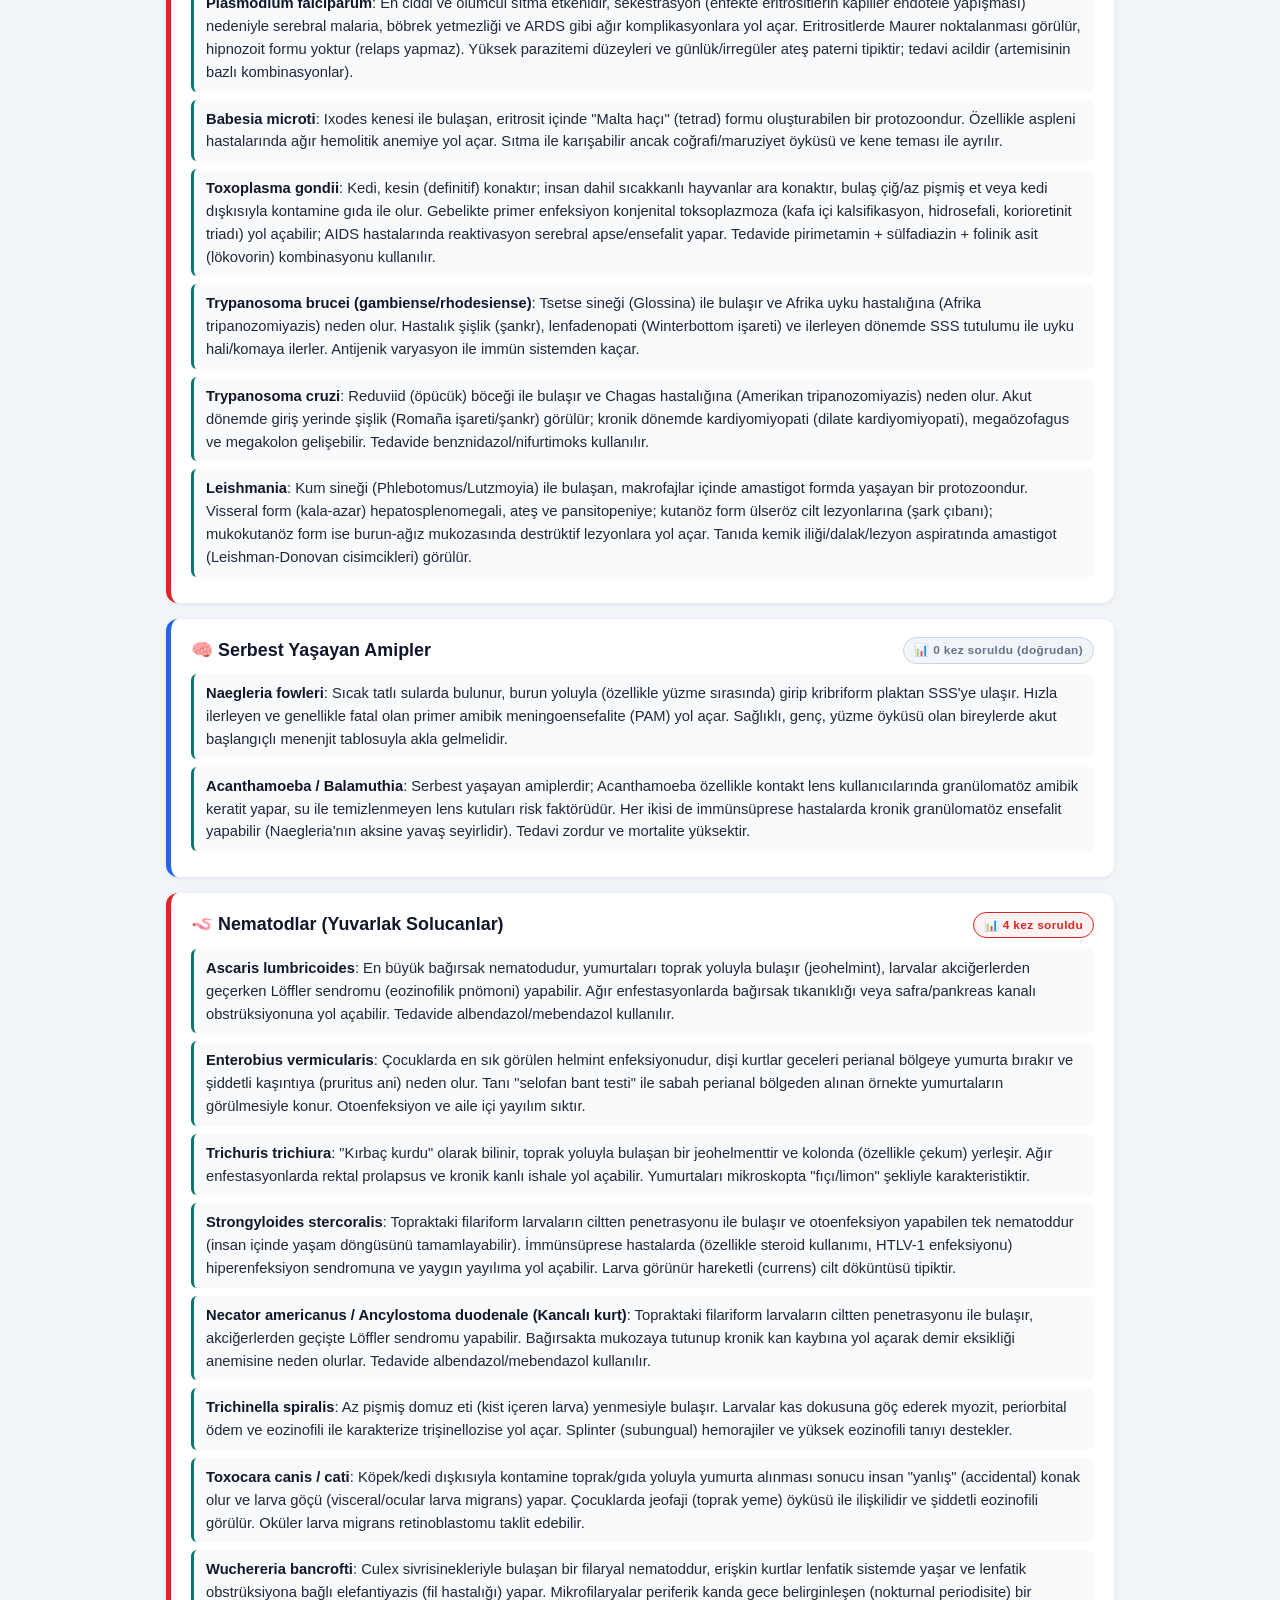
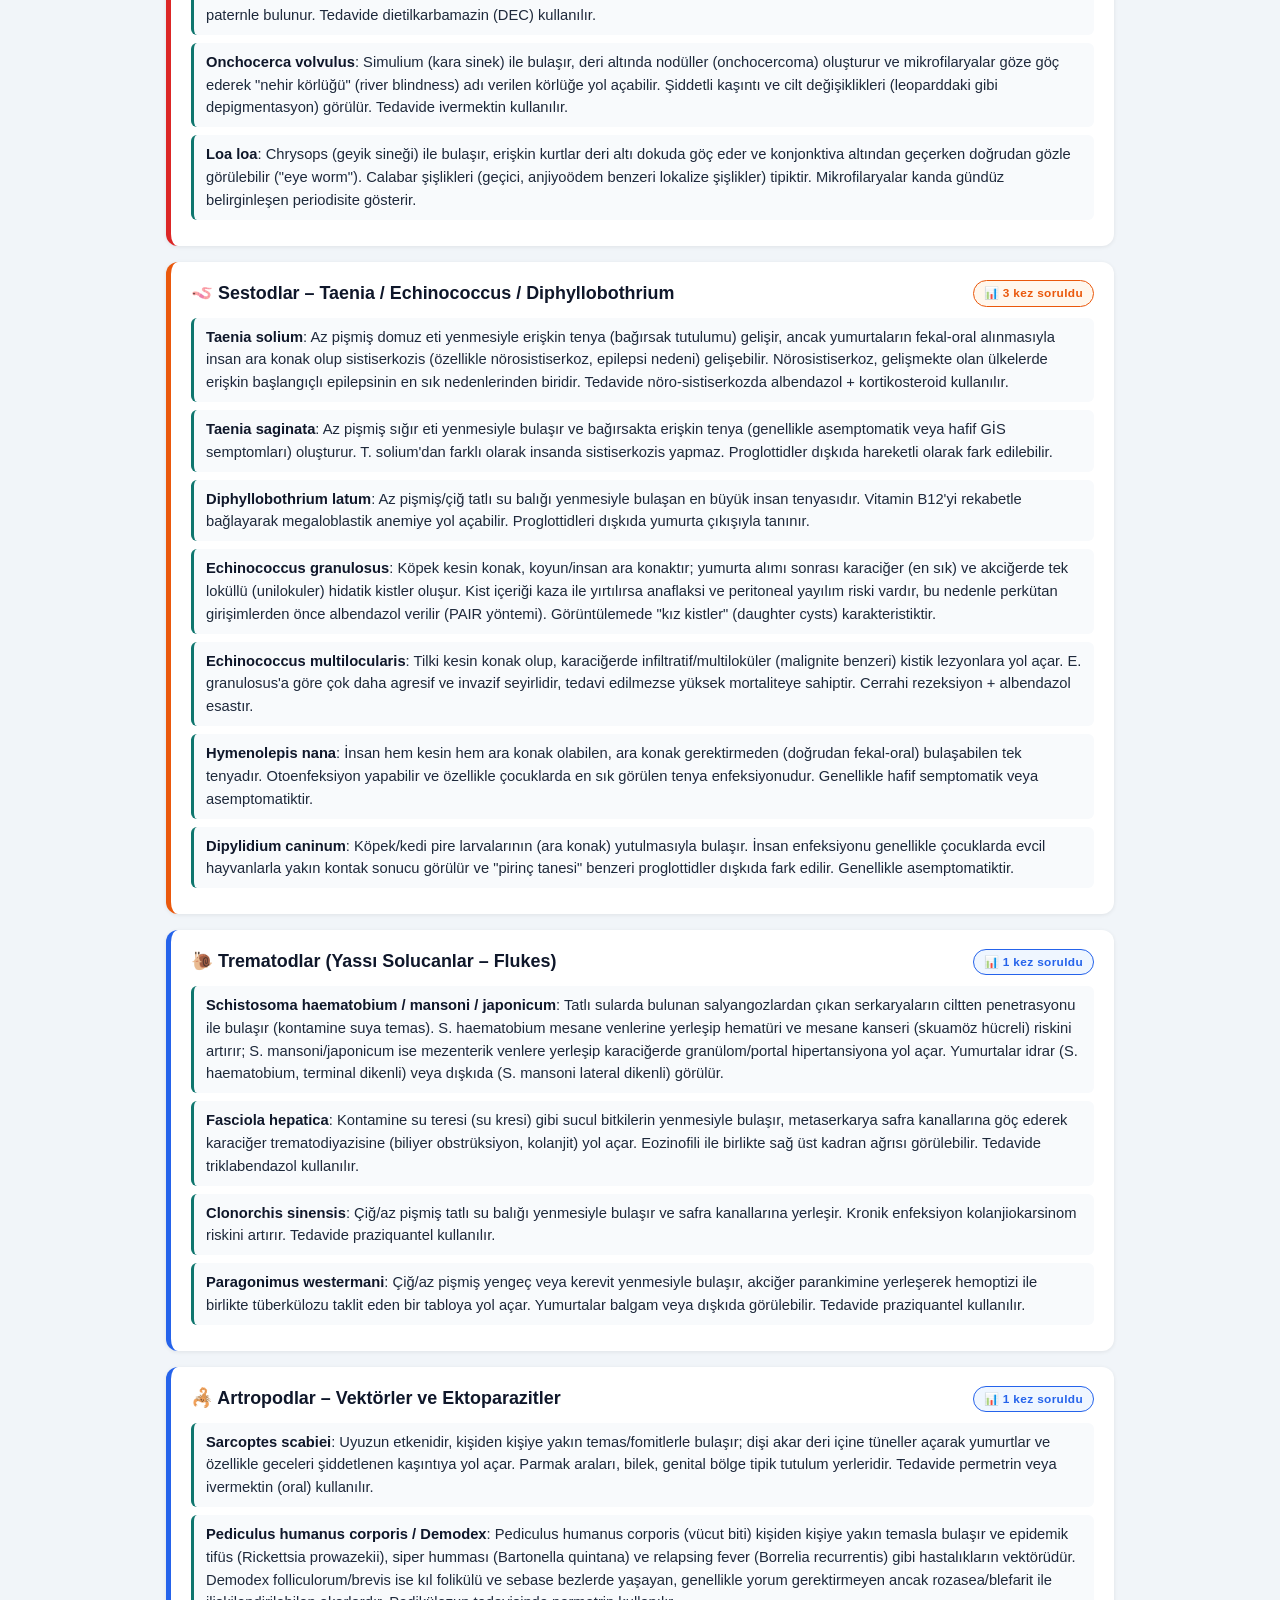
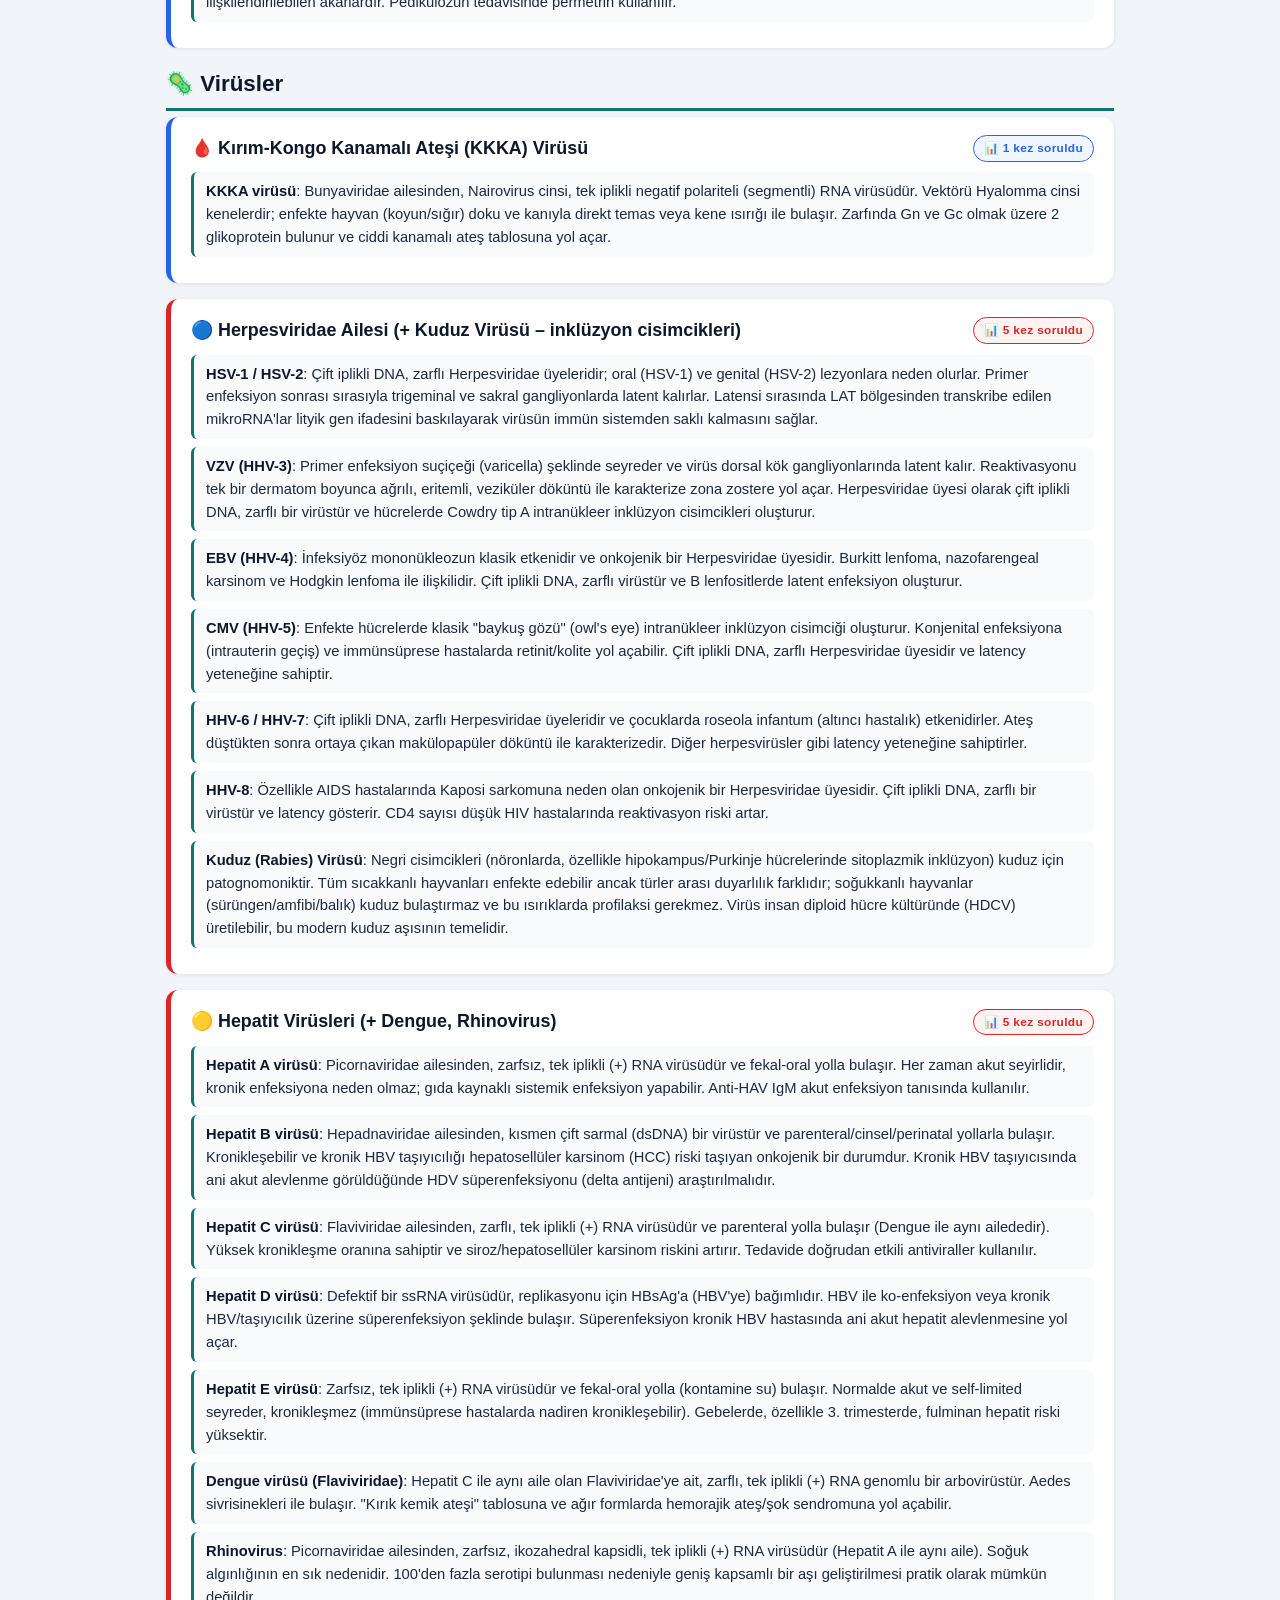
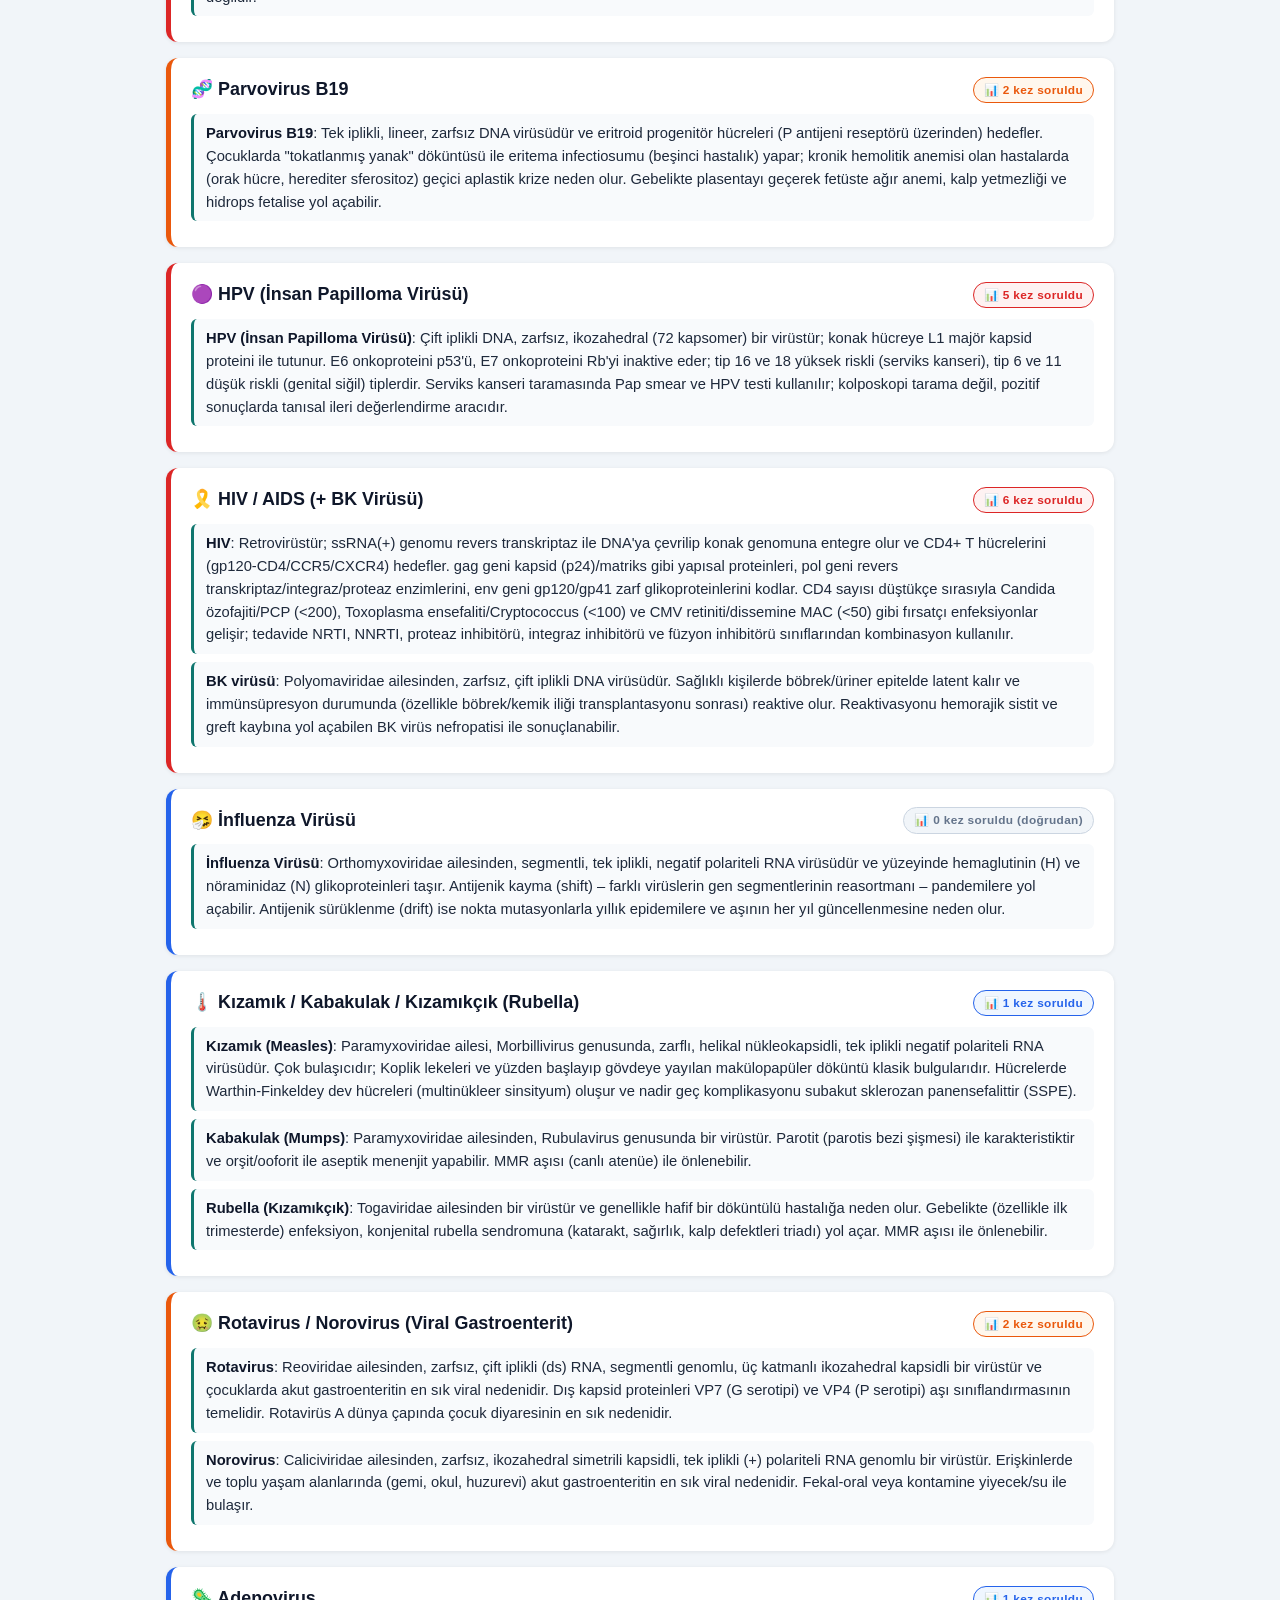
<file: hapbilgiler.html>
<!DOCTYPE html>
<html lang="tr">
<head>
<meta charset="UTF-8">
<meta name="viewport" content="width=device-width, initial-scale=1.0">
<title>Önemli Hap Bilgiler – Mikrobiyoloji Çalışma Rehberi</title>
<link rel="stylesheet" href="style.css">
</head>
<body>

<header class="hero">
  <h1>💊 Önemli Hap Bilgiler</h1>
  <p>Her etken için en spesifik 3 cümle – sınav öncesi hızlı tekrar</p>
  <p style="font-size:.8rem; opacity:.75;">Konu başlıklarındaki rozet, o konu grubunda toplam kaç çıkmış soru olduğunu gösterir</p>
  <div class="search-wrap">
    <input type="text" id="searchInput" placeholder="🔍 Etken veya konu ara... (örn. Salmonella, HIV, Tinea)" oninput="microSearch(this.value)" autocomplete="off">
  </div>
</header>

<nav class="toc">
  <a href="index.html">🏠 Ana Sayfa</a>
  <a href="mikobakteriler.html">🔬 Mikobakteriler</a>
  <a href="parazitler.html">🪱 Parazitler</a>
  <a href="virusler.html">🦠 Virüsler</a>
  <a href="mantarlar.html">🍄 Mantarlar</a>
  <a href="bakteriler.html">🧫 Bakteriler</a>
  <a href="genel.html">📋 Genel Mikrobiyoloji</a>
  <a href="hapbilgiler.html" class="active">💊 Hap Bilgiler</a>
  <a href="mikrosorulari.html">📝 Mikro Sorular</a>
  <a href="donem3-soru-bankasi/index.html">🩺 Fizyopatoloji Çıkmışları</a>
</nav>

<main>

<section id="hapbilgiler">
  <div class="note">📌 <b>Nasıl kullanılır:</b> Her etken için en spesifik, en yüksek getirili 3 cümlelik özet aşağıda listelenmiştir. Başlıklardaki <b>📊 X kez soruldu</b> rozeti, o konu başlığı altında (orijinal konu sayfasındaki <code>topic-card</code> ile aynı gruplama) toplam kaç çıkmış soru bulunduğunu gösterir; bu sayı grup içindeki tüm etkenler için ortaktır (etkenler genelde aynı sorularda karşılaştırmalı/eşleştirme olarak birlikte çıkıyor).</div>

  <!-- ======================= BAKTERİLER ======================= -->
  <h2 class="section-title">🧫 Bakteriler</h2>

  <div class="topic-card sik-card">
    <div class="topic-header">
      <h3>🟢 Gram Pozitif Koklar – Stafilokok / Streptokok / Enterokok</h3>
      <span class="badge sik">📊 2 kez soruldu</span>
    </div>
    <div class="hap-item"><b>Staphylococcus aureus</b>: Katalaz ve koagülaz pozitif bir Gram pozitif koktur; MRSA, <i>mecA</i> geninin kodladığı düşük afiniteli <b>PBP2a</b> sayesinde tüm beta-laktamlara dirençlidir. TSST-1 ve eksfoliyatif toksinler (SSSS, toksik şok sendromu) gibi süperantijen/toksin aracılı klinik tablolara yol açabilir. Gıda zehirlenmesi, önceden oluşmuş (preformed) enterotoksinin alınmasıyla oluşan bir intoksikasyondur, antibiyotik tedavisi gerektirmez.</div>
    <div class="hap-item"><b>Streptococcus pyogenes (Grup A)</b>: Beta-hemolitik, baktrasin duyarlı bir kokdur; M proteini ile immün kaçış sağlar ve farenjit, selülit, nekrotizan fasiit gibi süpüratif enfeksiyonlara yol açar. Akut romatizmal ateş ve akut glomerülonefrit gibi süpüratif olmayan geç komplikasyonlara neden olabilir. Toksik şok sendromu ve skarlatina, pirojenik ekzotoksinlerle (süperantijenler) ilişkilidir.</div>
    <div class="hap-item"><b>Streptococcus agalactiae (Grup B)</b>: Beta-hemolitik, baktrasine dirençli, hippurat testi pozitif bir kokdur. Yenidoğan sepsisi/menenjitinin en sık nedenlerinden biridir, bu yüzden gebelikte rektovajinal tarama yapılır. Pozitif tarama sonucunda doğum sırasında intrapartum antibiyotik profilaksisi uygulanır.</div>
    <div class="hap-item"><b>Streptococcus pneumoniae</b>: Alfa-hemolitik, optochin duyarlı, polisakkarit kapsüllü bir diplokoktur. Toplum kökenli pnömoni, otitis media, sinüzit ve bakteriyel menenjitin en sık nedenlerindendir, özellikle aspleni hastalarında fulminan enfeksiyon riski yüksektir. Konjuge ve polisakkarit pnömokok aşıları kapsül antijenlerine karşı koruma sağlar.</div>
    <div class="hap-item"><b>Enterococcus (E. faecalis / E. faecium)</b>: PYR testi pozitif, safrada (bile-esculin) üreyebilen Gram pozitif koklardır ve doğal olarak birçok sefalosporine dirençlidir. İdrar yolu enfeksiyonu, biliyer enfeksiyon ve subakut bakteriyel endokarditin önemli nedenlerindendir; endokardit vejetasyonları büyük ve friyabldır. VRE (vankomisine dirençli enterokok) hastane enfeksiyonlarında önemli bir sorundur.</div>
  </div>

  <div class="topic-card">
    <div class="topic-header">
      <h3>🔵 Gram Negatif Koklar – Neisseria / Moraxella</h3>
      <span class="badge orta">📊 1 kez soruldu</span>
    </div>
    <div class="hap-item"><b>Neisseria gonorrhoeae</b>: Oksidaz pozitif, Gram negatif diplokoktur ve sadece insanı enfekte eder; pili antijenik değişim yaparak immün kaçış sağlar. Erkekte üretrit, kadında servisit/PID yapar; yenidoğanda doğum kanalından geçişle oftalmia neonatorum'a yol açabilir. Tedavide artan direnç nedeniyle seftriakson tercih edilir.</div>
    <div class="hap-item"><b>Neisseria meningitidis</b>: Polisakkarit kapsüllü, Gram negatif diplokoktur ve nazofarenkste taşıyıcılık yapabilir. Peteşiyel/purpurik döküntü ile birlikte ani başlangıçlı ateş ve BOS'ta Gram negatif diplokok görülmesi klasik akut bakteriyel menenjit/sepsis (Waterhouse-Friderichsen sendromu) bulgusudur. Kapsül polisakkaritine yönelik konjuge aşılar koruyucudur.</div>
    <div class="hap-item"><b>Moraxella catarrhalis</b>: Oksidaz pozitif, Gram negatif diplokoktur ve KOAH alevlenmesi, otitis media ve sinüzitin sık nedenlerindendir. Beta-laktamaz üretimi sıktır, bu nedenle amoksisilin-klavulanat gibi inhibitör kombinasyonları tercih edilir. Genellikle Neisseria türleriyle morfolojik olarak karışabilir.</div>
  </div>

  <div class="topic-card cok-sik-card">
    <div class="topic-header">
      <h3>🟠 Gram Pozitif Çomaklar – Bacillus / Clostridium / Corynebacterium / Listeria / Actinomyces / Nocardia</h3>
      <span class="badge cok-sik">📊 6 kez soruldu</span>
    </div>
    <div class="hap-item"><b>Bacillus anthracis</b>: Sporlu, kapsüllü (poli-D-glutamik asit) Gram pozitif bir basildir; virülansı plazmid kodlu ödem faktörü, koruyucu antijen ve letal faktörden oluşan ekzotoksin ile kapsüle bağlıdır. Kütanöz (eskar/siyah kabuk), gastrointestinal ve inhalasyon (Woolsorters' disease) formları vardır; inhalasyon formu mediastinal hemorajik lenfadenit ile fulminan seyreder. Tedavide siprofloksasin/doksisiklin kullanılır.</div>
    <div class="hap-item"><b>Bacillus cereus</b>: Sporlu Gram pozitif bir basildir ve yetersiz pişmiş/yeniden ısıtılmış pirinç ile ilişkili gıda zehirlenmesi yapar. Erken başlangıçlı (1-6 saat) emetik form ısıya dirençli bir toksinle, geç başlangıçlı (8-16 saat) diyareik form ise ısıya hassas bir enterotoksinle oluşur. Her iki form da kendini sınırlar ve genellikle antibiyotik gerektirmez.</div>
    <div class="hap-item"><b>Clostridium tetani</b>: Anaerob, sporlu Gram pozitif bir basildir; tetanospazmin toksini retrograd aksonal taşınımla inhibitör nöronlara ulaşıp glisin/GABA salınımını bloke ederek spastik paralizi (trismus, opistotonus) yapar. Toksin son derece güçlüdür ve aşı ile önlenebilir. Tedavide yara debridmanı, tetanoz immünglobulini ve metronidazol kullanılır.</div>
    <div class="hap-item"><b>Clostridium botulinum</b>: Anaerob, sporlu Gram pozitif bir basildir; botulinum toksini presinaptik asetilkolin salınımını bloke ederek gevşek (flask) paralizi yapar. Konserve gıdalarla (anaerobik ortam) bulaşan klasik botulizmde polivalan antitoksin (antiserum) tedavisi gerekir. Bebek botulizmi ise bal tüketimi ile sporların bağırsakta toksin üretmesiyle oluşur.</div>
    <div class="hap-item"><b>Clostridium perfringens</b>: Anaerob, sporlu, lesitinaz (alfa toksin) üreten Gram pozitif bir basildir. Yetersiz pişmiş etle bulaşıp kendini sınırlayan gıda zehirlenmesi yapabileceği gibi, derin doku travmasında gaz gangreni (myonekroz, krepitasyon) gibi ağır enfeksiyonlara da neden olabilir. Alfa toksini hücre membranlarını parçalayarak hemoliz ve doku nekrozuna yol açar.</div>
    <div class="hap-item"><b>Clostridioides difficile</b>: Anaerob, sporlu Gram pozitif bir basildir; geniş spektrumlu antibiyotik kullanımı sonrası normal kolon florasının bozulmasıyla aşırı çoğalır. Toksin A ve B aracılığıyla psödomembranöz kolite yol açar. Tedavide oral vankomisin veya fidaksomisin, ağır/dirençli vakalarda fekal mikrobiyota transplantasyonu kullanılır.</div>
    <div class="hap-item"><b>Corynebacterium diphtheriae</b>: Gram pozitif, çubuk şeklinde, palizat dizilimli bir basildir; lizojenik faj tarafından kodlanan difteri toksini (ADP-ribozilasyon ile EF-2'yi inhibe eder) protein sentezini durdurur. Boğazda gri-beyaz psödomembran oluşturur ve Loeffler/tellurit besiyerinde üretilip Elek testi ile toksin varlığı doğrulanır. Miyokardit ve nöropati gibi sistemik toksin etkileri görülebilir.</div>
    <div class="hap-item"><b>Listeria monocytogenes</b>: Gram pozitif, fakültatif hücre içi, soğukta üreyebilen (kontamine soğutulmuş gıdalarla bulaşan) bir basildir. Yenidoğanlarda, gebelerde, yaşlılarda ve immünsüprese hastalarda menenjit/sepsis yapar; hücre içi yerleşimi nedeniyle hücresel immünite (T hücre) ile kontrol edilir. Ampisilin tedavide ilk seçenektir (sefalosporinlere doğal dirençlidir).</div>
    <div class="hap-item"><b>Actinomyces israelii</b>: Anaerob, Gram pozitif, dallanan filamentöz bir bakteridir ve asit-fast DEĞİLDİR. Servikofasiyal, torasik veya pelvik bölgede sülfür granülleri içeren kronik apse/sinüs traktları (aktinomikoz) oluşturur. Tedavi uzun süreli penisilin gerektirir.</div>
    <div class="hap-item"><b>Nocardia asteroides kompleksi</b>: Aerobik, dallanan filamentöz, Gram pozitif ve kısmen asit-fast (modifiye Kinyoun ile) bir bakteridir. İmmünsüprese hastalarda kavitasyonlu pnömoni ve beyin apsesine yol açar; Actinomyces'ten farklı olarak aerobiktir ve asit-fast özelliği taşır. Tedavide TMP-SMX tercih edilir.</div>
  </div>

  <div class="topic-card sik-card">
    <div class="topic-header">
      <h3>🔴 Enterobacteriaceae – Salmonella / Shigella / E. coli / Klebsiella / Proteus</h3>
      <span class="badge sik">📊 2 kez soruldu</span>
    </div>
    <div class="hap-item"><b>Salmonella typhi</b>: Hareketli, H2S üreten, Gram negatif bir basildir ve sadece insanı enfekte eder. Tifo ateşinde basamaklı ateş, relatif bradikardi, gül lekeleri ve hepatosplenomegali görülür; hastalığın seyrine göre kan (1. hafta), kemik iliği veya dışkı (3-4. hafta) kültürü tanıda en uygun örnektir. Kronik taşıyıcılık safra kesesinde (özellikle kolelitiazis varlığında) gelişebilir.</div>
    <div class="hap-item"><b>Shigella</b>: Hareketsiz, H2S negatif, çok düşük enfektif dozla (10-100 bakteri) bulaşan Gram negatif bir basildir. Kolon epitelini invaze ederek kanlı-mukuslu ishal (basilli dizanteri) yapar ve Shiga toksini ile hemolitik üremik sendroma yol açabilir. Antibiyotik tedavisi ağır vakalarda kullanılır.</div>
    <div class="hap-item"><b>E. coli – EHEC (+ETEC/EPEC/EIEC/EAEC)</b>: EHEC (O157:H7) Shiga-benzeri toksin üretir, kanlı ishal yapar ve hemolitik üremik sendroma (mikroanjiyopatik hemolitik anemi, trombositopeni, akut böbrek yetmezliği) yol açabilir; antimotilite ilaçlar ve antibiyotikler toksin salınımını artırabileceğinden kontrendikedir. ETEC ısıya labil/dayanıklı enterotoksinlerle "gezgin ishali" yapar, EPEC bebeklerde sulu ishale, EIEC ise Shigella benzeri invazif dizanteriye neden olur. Her patotip farklı virülans faktörleri (adezinler, toksinler) ile karakterizedir.</div>
    <div class="hap-item"><b>UPEC (Üropatojenik E. coli)</b>: P fimbria (pili) aracılığıyla üroepitele tutunarak üriner sistem enfeksiyonlarının en sık nedenidir. Sistit ve piyelonefritin klasik etkenidir; "balayı sistiti" gibi cinsel aktivite ile ilişkili ama cinsel yolla bulaşmayan enfeksiyonlara yol açabilir. Tanıda idrar kültürü ve nitrit/lökosit esteraz testleri kullanılır.</div>
    <div class="hap-item"><b>Klebsiella pneumoniae</b>: Büyük polisakkarit kapsüllü, laktoz fermente eden Gram negatif bir basildir; mukoid kolonileri tipiktir. Alkoliklerde ve diyabetiklerde "currant jelly" (frenk üzümü reçeli) görünümünde balgamla ağır lober pnömoniye yol açar. Karbapenemaz üreten dirençli suşları (KPC) hastane enfeksiyonlarında önemli bir tehdittir.</div>
    <div class="hap-item"><b>Proteus mirabilis</b>: Üreaz pozitif, hareketli (sürü hareketi/swarming) bir Gram negatif basildir. Üreaz aktivitesi idrarı alkalileştirerek struvit (boynuz şeklinde) böbrek taşlarının oluşumuna yol açar. Üriner sistem enfeksiyonlarının önemli nedenlerindendir.</div>
  </div>

  <div class="topic-card sik-card">
    <div class="topic-header">
      <h3>🌊 Vibrio / Campylobacter / Helicobacter</h3>
      <span class="badge sik">📊 3 kez soruldu</span>
    </div>
    <div class="hap-item"><b>Vibrio cholerae</b>: Virgül şeklinde, Gram negatif, hareketli bir basildir; kolera toksini Gs proteinini sürekli aktive ederek adenilat siklazı artırır ve "pirinç suyu" görünümünde masif sekretuar ishale yol açar. Bulaş kontamine su/gıda ile fekal-oral yoldur. Tedavide en kritik basamak agresif sıvı-elektrolit replasmanıdır.</div>
    <div class="hap-item"><b>Vibrio parahaemolyticus / Vibrio vulnificus</b>: Halofilik (tuzlu suda yaşayan) Gram negatif basillerdir. V. parahaemolyticus çiğ/az pişmiş midye-istiridye gibi deniz ürünleri ile akut gastroenterit yapar; V. vulnificus ise siroz hastalarında sepsise ve yara enfeksiyonlarında hızla ilerleyen hemorajik bül/selülite yol açabilir. Deniz suyu ile açık yara teması önemli bir risk faktörüdür.</div>
    <div class="hap-item"><b>Campylobacter jejuni</b>: Kıvrık/virgül şekilli, mikroaerofilik, 42°C'de üreyebilen Gram negatif bir basildir; az pişmiş tavuk eti ile bulaşır. Karın ağrısı apandisiti taklit edebilen ("pseudoapandisit") inflamatuar diyareye yol açar. Guillain-Barré sendromu ile ilişkili en sık bakteriyel ishal etkenidir (moleküler benzerlik/otoimmünite mekanizmasıyla).</div>
    <div class="hap-item"><b>Helicobacter pylori</b>: Üreaz pozitif, sarmal/spiral şekilli, mikroaerofilik bir Gram negatif basildir ve mide mukozasında yaşar. Kronik aktif gastrit, peptik ülser (özellikle duodenal) ve MALT lenfoma/mide adenokarsinomu ile ilişkilidir. Tanıda üre nefes testi/dışkı antijeni kullanılır, eradikasyonda proton pompa inhibitörü + iki antibiyotik (örn. amoksisilin + klaritromisin) kombinasyonu uygulanır.</div>
  </div>

  <div class="topic-card">
    <div class="topic-header">
      <h3>🟦 Pseudomonas ve Diğer Nonfermentatif Gram Negatif Çomaklar</h3>
      <span class="badge orta">📊 1 kez soruldu</span>
    </div>
    <div class="hap-item"><b>Pseudomonas aeruginosa</b>: Oksidaz pozitif, aerobik, mavi-yeşil pigment (piyosiyanin) üreten ve karakteristik üzüm gibi koku yapan bir Gram negatif basildir. Yanık yarası enfeksiyonlarında görülen ektima gangrenosumun, kistik fibrozis hastalarında kronik pnömoninin ve nötropenik hastalarda sepsisin önemli etkenidir. Doğal olarak çoklu ilaç direncine yatkındır.</div>
    <div class="hap-item"><b>Acinetobacter baumannii</b>: Aerobik, oksidaz negatif bir Gram negatif kokobasildir ve çevresel yüzeylerde (özellikle yoğun bakım üniteleri) uzun süre yaşayabilir. Çoklu ilaç direnci (karbapenem dirençli suşlar dahil) ile hastane kaynaklı pnömoni ve bakteriyemi yapar. Mekanik ventilasyon ve invaziv cihazlar önemli risk faktörleridir.</div>
    <div class="hap-item"><b>Burkholderia cepacia</b>: Nonfermentatif bir Gram negatif basildir ve kistik fibrozis hastalarında kronik kolonizasyon/akciğer fonksiyon kaybı ile ilişkilidir. Çoklu ilaç direnci tipiktir ve hastalar arası çapraz bulaş riski nedeniyle kistik fibrozis merkezlerinde izolasyon önlemleri alınır. Granülomatöz hastalıkta da fırsatçı patojendir.</div>
    <div class="hap-item"><b>Stenotrophomonas maltophilia</b>: Çoklu ilaç dirençli, nonfermentatif bir Gram negatif basildir ve hastanede, özellikle immünsüprese veya uzun süre antibiyotik kullanan hastalarda fırsatçı enfeksiyonlara yol açar. Karbapenemlere doğal dirençlidir, tedavide TMP-SMX tercih edilir. Solunum cihazları ve sulu ortamlarda kolonize olabilir.</div>
  </div>

  <div class="topic-card cok-sik-card">
    <div class="topic-header">
      <h3>🐾 Haemophilus / Brucella / Yersinia ve Diğer Zoonotik-Solunum Patojenleri</h3>
      <span class="badge cok-sik">📊 4 kez soruldu</span>
    </div>
    <div class="hap-item"><b>Haemophilus influenzae</b>: Gram negatif, küçük kokobasil yapısındadır; tip b (Hib) polisakkarit kapsülüne (PRP) karşı konjuge aşı, çocukluk çağı menenjit/epiglottit insidansını büyük ölçüde azaltmıştır. Üreme için X (hemin) ve V (NAD) faktörlerine ihtiyaç duyar (kanlı agarda satellitizm). Kapsülsüz suşlar otitis media ve sinüzitin sık nedenidir.</div>
    <div class="hap-item"><b>Brucella</b>: Yavaş üreyen, hücre içi yerleşen, Gram negatif bir kokobasildir; pastörize edilmemiş süt ürünleri (özellikle keçi peyniri) ve hayvan teması ile bulaşır. Dalgalı ateş (undulant fever), artralji ve hepatosplenomegali ile seyreder; protez eklemlerde geç başlangıçlı septik artrite yol açabilir. Tanıda akut/konvalesan serum örnekleri arasında antikor titresinde en az 4 kat artış (örn. 1:80→1:320) gösterilmesi gerekir.</div>
    <div class="hap-item"><b>Yersinia pestis</b>: Gram negatif kokobasildir; pire ısırığı ile bulaşır ve büyük, ağrılı lenfadenopati (bubon) ile karakterize hıyarcıklı vebaya, ayrıca pnömonik veya septisemik formlara yol açabilir. Pnömonik form damlacık yoluyla insandan insana bulaşabilir ve hızla fatal olabilir. Tedavide streptomisin/gentamisin kullanılır.</div>
    <div class="hap-item"><b>Yersinia enterocolitica</b>: Soğukta üreyebilen (kontamine kan ürünlerinde de çoğalabilen) bir Gram negatif basildir; kontamine gıda veya nadir olarak transfüzyon yoluyla bulaşıp sepsise neden olabilir. Mezenterik lenfadenit ile apandisiti taklit eden bir tabloya (pseudoapandisit) yol açabilir. Demir yüklenmesi olan hastalarda enfeksiyon riski artar.</div>
    <div class="hap-item"><b>Francisella tularensis</b>: Küçük, Gram negatif, hücre içi yerleşen bir kokobasildir; tavşan/kemirgen teması veya kene ısırığı ile bulaşır (tularemi). Ülseroglandüler form ısırık/temas yerinde ülser ve bölgesel lenfadenopati ile karakterizedir. Yüksek bulaşıcılığı nedeniyle laboratuvar biyogüvenlik önlemleri önemlidir.</div>
    <div class="hap-item"><b>Pasteurella multocida</b>: Gram negatif kokobasildir ve kedi/köpek ısırık veya tırmık yaralarından sonra hızla gelişen (24 saat içinde) selülit/yara enfeksiyonunun klasik etkenidir. Hayvan ağız florasının normal üyesidir. Tedavide amoksisilin-klavulanat tercih edilir.</div>
    <div class="hap-item"><b>Capnocytophaga</b>: Yavaş üreyen, fusiform Gram negatif bir basildir ve köpek ısırıklarıyla bulaşır. Özellikle aspleni hastalarında fulminan sepsis ve dissemine intravasküler koagülasyona yol açabilir. Köpek ağız florasının normal üyesidir.</div>
    <div class="hap-item"><b>Bartonella henselae</b>: Gram negatif, fastidious (üretilmesi zor) bir basildir; kedi tırmığı/ısırığı (kedi pireleri aracılığıyla) ile bulaşır. İmmünkompetan kişilerde bölgesel lenfadenopati ile "kedi tırmığı hastalığı"na, immünsüprese hastalarda basiller anjiomatoza yol açar. Tanıda seroloji veya PCR kullanılır.</div>
    <div class="hap-item"><b>HACEK grubu</b>: Haemophilus, Aggregatibacter (Actinobacillus), Cardiobacterium, Eikenella ve Kingella cinslerini kapsayan, yavaş üreyen, fastidious Gram negatif basillerden oluşan bir gruptur. Ağız florasının normal üyeleridirler ve subakut bakteriyel endokarditin "kültür-negatif" nedenlerinden biridirler. Üremeleri için uzatılmış kültür inkübasyonu gerekebilir.</div>
  </div>

  <div class="topic-card cok-sik-card">
    <div class="topic-header">
      <h3>🧬 Mycoplasma / Spiroketler / Chlamydia-Rickettsia / Gardnerella</h3>
      <span class="badge cok-sik">📊 6 kez soruldu</span>
    </div>
    <div class="hap-item"><b>Mycoplasma pneumoniae</b>: Hücre duvarı OLMAYAN en küçük serbest yaşayan bakteridir, bu nedenle beta-laktam antibiyotiklere doğal dirençlidir ve Gram boyanmaz. Genç erişkinlerde "atipik (yürüyen) pnömoni" yapar, soğuk aglütinin testi tanıya yardımcı olabilir. Tedavide makrolid veya doksisiklin kullanılır; L-form bakteriler ise hücre duvarı kaybetmiş GEÇİCİ formlardır, Mycoplasma'dan farklı olarak duvarı yeniden oluşturabilirler.</div>
    <div class="hap-item"><b>Treponema pallidum</b>: İnce, sarmal şekilli bir spiroket olup karanlık alan mikroskobisi veya immünofloresan ile görülebilir (standart Gram boyama ile görülemez). Sifilizin etkenidir; primer (şankr), sekonder (yaygın döküntü, kondiloma lata) ve tersiyer (gom, kardiyovasküler, nörosifiliz) evreleri vardır. RPR/VDRL nonspesifik tarama testleridir, FTA-ABS gibi spesifik testlerle doğrulanır.</div>
    <div class="hap-item"><b>Borrelia burgdorferi</b>: Ixodes kenesi ile bulaşan bir spirokettir ve Lyme hastalığının etkenidir. Erken dönemde "hedef tahtası" (eritema migrans) döküntüsü, geç dönemde artrit, kardit ve nörolojik tutulum (Bell paralizisi) görülebilir. Tedavide doksisiklin kullanılır.</div>
    <div class="hap-item"><b>Borrelia recurrentis</b>: Vücut biti (Pediculus humanus corporis) ile bulaşan bir spirokettir ve relapsing fever (nükseden ateş) yapar; antijenik değişim (yüzey lipoproteinlerinin değişimi) sayesinde tekrarlayan ateş ataklarına neden olur. Kene kaynaklı türler (Borrelia hermsii gibi) endemik formdan sorumludur. Tedavide tetrasiklin/doksisiklin kullanılır.</div>
    <div class="hap-item"><b>Leptospira</b>: İnce, sarmal, "kanca" uçlu bir spirokettir; enfekte hayvan idrarıyla kontamine su ile bulaşır. Weil hastalığı; sarılık, böbrek yetmezliği ve hemorajiyi içeren ağır bir formudur, belirli serovarlarla ilişkilidir. Tedavide penisilin veya doksisiklin kullanılır.</div>
    <div class="hap-item"><b>Chlamydia trachomatis</b>: Obligat hücre içi, hücre duvarında peptidoglikan eksikliği olan bir bakteridir; iki formu vardır – enfeksiyöz elementer cisim ve replike olan retiküler cisim. Serotiplerine göre trahom (göz), üretrit/servisit (cinsel yolla bulaşan en sık bakteriyel etken) veya lenfogranüloma venereuma yol açar. Tedavide azitromisin veya doksisiklin kullanılır.</div>
    <div class="hap-item"><b>Chlamydophila pneumoniae / psittaci</b>: Obligat hücre içi bakterilerdir; C. pneumoniae atipik pnömoninin sık nedenlerindendir, C. psittaci ise kuş (papağan) teması ile bulaşan psittakoza (ornitoz) neden olur. Her ikisi de hücre duvarında klasik peptidoglikan tabakası içermez. Tedavide makrolid/tetrasiklin kullanılır.</div>
    <div class="hap-item"><b>Rickettsia rickettsii</b>: Obligat hücre içi, artropod (Dermacentor kenesi) ile bulaşan bir bakteridir; Rocky Mountain benekli humma etkenidir. Döküntü tipik olarak ekstremitelerden (bilek/ayak bileği) başlayıp gövdeye yayılır. Tedavide doksisiklin (yaş dahil) ilk seçenektir.</div>
    <div class="hap-item"><b>Rickettsia prowazekii</b>: Vücut biti ile bulaşan obligat hücre içi bir bakteridir ve epidemik (salgın) tifüsün etkenidir. Tedavi edilmeden iyileşen hastalarda yıllar sonra daha hafif bir formda (Brill-Zinsser hastalığı) reaktive olabilir. Savaş/kıtlık koşullarında salgınlar yapar.</div>
    <div class="hap-item"><b>Rickettsia typhi</b>: Pire ile bulaşan obligat hücre içi bir bakteridir ve endemik (murin) tifüsün etkenidir. Klinik tablosu epidemik tifüse benzer ancak genellikle daha hafiftir. Kemirgenler rezervuar görevi görür.</div>
    <div class="hap-item"><b>Orientia tsutsugamushi</b>: Trombikulid akarlar ("chigger") ile bulaşan obligat hücre içi bir bakteridir ve çalılık ateşi (scrub typhus) etkenidir. Isırık yerinde "eschar" (siyah kabuklu lezyon) görülebilir. Tedavide doksisiklin kullanılır.</div>
    <div class="hap-item"><b>Coxiella burnetii</b>: Diğer riketsiyalardan farklı olarak artropod vektörü GEREKTİRMEYEN, obligat hücre içi bir bakteridir; Q ateşi etkenidir. Enfekte çiftlik hayvanlarının (koyun/keçi/sığır) doğum sıvıları, plasenta, idrar/dışkısından aerosol/inhalasyon yoluyla bulaşır. Atipik pnömoni ve hepatit yapabilir, kronik formda endokardit gelişebilir.</div>
    <div class="hap-item"><b>Ehrlichia chafeensis</b>: Amblyomma americanum (Lone star kenesi) ile bulaşan obligat hücre içi bir bakteridir ve insan monositik erlihiyozunun (HME) etkenidir. Monositler içinde "morula" adı verilen inklüzyon kümeleri oluşturur. Tedavide doksisiklin kullanılır.</div>
    <div class="hap-item"><b>Gardnerella vaginalis (Bakteriyel Vajinoz)</b>: Polimikrobiyal bir disbiyozis olan bakteriyel vajinozun başlıca etkenidir. Mikroskobide vajinal epitel hücrelerine yapışmış bakterilerle "ipucu hücreleri" (clue cells) görülür ve %10 KOH ile Whiff testi (balık kokusu) pozitiftir; akıntı gri-beyaz, homojen ve pH>4.5'tir. Tedavide metronidazol kullanılır.</div>
  </div>

  <!-- ======================= MİKOBAKTERİLER ======================= -->
  <h2 class="section-title">🔬 Mikobakteriler</h2>

  <div class="topic-card sik-card">
    <div class="topic-header">
      <h3>🔬 Mycobacterium tuberculosis</h3>
      <span class="badge sik">📊 2 kez soruldu</span>
    </div>
    <div class="hap-item"><b>Mycobacterium tuberculosis</b>: Asit-fast bir basildir; hücre duvarındaki mikolik asit, kord faktörü (trehoz dimikolat), sülfatidler, LAM ve fenolik glikolipid gibi bileşenler virülans ve makrofaj içinde hayatta kalmayı sağlar. Primer enfeksiyon Ghon kompleksi (parankimal lezyon + hilar lenfadenopati) ile karakterizedir, latent enfeksiyon yıllar sonra reaktive olabilir. Tedavi RIPE (rifampisin, izoniazid, pirazinamid, etambutol) rejimiyle yapılır; tanıda Löwenstein-Jensen/Middlebrook kültürü, BACTEC-MGIT ve GeneXpert kullanılır.</div>
  </div>

  <div class="topic-card">
    <div class="topic-header">
      <h3>🦠 Mycobacterium leprae</h3>
      <span class="badge orta">📊 1 kez soruldu</span>
    </div>
    <div class="hap-item"><b>Mycobacterium leprae</b>: Kültürde üretilemeyen, asit-fast bir basildir ve lepranın etkenidir. Hücresel immün yanıta göre tüberküloid (güçlü Th1 yanıtı, az lezyon, lepromin testi pozitif) veya lepromatöz (zayıf hücresel yanıt, yaygın lezyon, lepromin testi negatif) formda seyreder. Tedavide dapson + rifampisin ± klofazimin kombinasyonu kullanılır.</div>
  </div>

  <div class="topic-card">
    <div class="topic-header">
      <h3>🧬 Atipik Mikobakteriler (Runyon Sınıflaması) ve MAC</h3>
      <span class="badge zero">📊 0 kez soruldu (doğrudan)</span>
    </div>
    <div class="hap-item"><b>Mycobacterium avium complex (MAC) / Atipik Mikobakteriler</b>: Runyon sınıflamasına göre fotokromojen (Grup I – M. kansasii, M. marinum), skotokromojen (Grup II – M. scrofulaceum), nonkromojen (Grup III – MAC, M. ulcerans) ve hızlı üreyen (Grup IV – M. fortuitum, M. chelonae, M. abscessus) gruplara ayrılırlar. MAC, özellikle CD4 &lt;50 olan AIDS hastalarında dissemine enfeksiyona yol açar. M. marinum akvaryum/balık teması ile cilt lezyonu, M. ulcerans ise Buruli ülseri yapar.</div>
  </div>

  <!-- ======================= MANTARLAR ======================= -->
  <h2 class="section-title">🍄 Mantarlar</h2>

  <div class="topic-card cok-sik-card">
    <div class="topic-header">
      <h3>🍄 Fırsatçı ve Sistemik Mantar Enfeksiyonları</h3>
      <span class="badge cok-sik">📊 5 kez soruldu</span>
    </div>
    <div class="hap-item"><b>Candida albicans</b>: Germ tüpü pozitif, psödohif ve tomurcuklanan maya formlarıyla görülen fırsatçı bir mayadır; sağlık personeli ellerinde en sık izole edilen Candida türüdür. Mukokutanöz kandidiyaz (oral pamukçuk, vulvovajinal kandidiyaz – "kesilmiş süt" görünümü) ve immünsüprese hastalarda dissemine enfeksiyona yol açabilir. Tedavide flukonazol veya topikal azoller kullanılır.</div>
    <div class="hap-item"><b>Candida parapsilosis</b>: Germ tüpü negatif bir Candida türüdür ve özellikle kateter ilişkili kandidemi ve yenidoğan enfeksiyonlarında önemlidir. Biyofilm oluşturma eğilimi yüksektir. Ekinokandinlere karşı diğer Candida türlerine kıyasla daha az duyarlı olabilir.</div>
    <div class="hap-item"><b>Candida krusei / Candida glabrata</b>: Bu türler flukonazole doğal veya azalmış duyarlılık gösterir, bu nedenle ampirik tedavide önemlidirler. İmmünsüprese hastalarda invaziv enfeksiyonlara yol açabilirler. Tedavide genellikle ekinokandinler veya vorikonazol tercih edilir.</div>
    <div class="hap-item"><b>Aspergillus</b>: Septalı hiflerin 45° açıyla dallandığı bir küf mantarıdır; immünsüprese hastalarda invaziv pulmoner aspergilloz, astımlı/kistik fibrozisli hastalarda allerjik bronkopulmoner aspergilloz (ABPA) yapar. Aspergillus flavus'un ürettiği aflatoksin B1 en karsinojenik mantar toksinlerinden biridir ve hepatosellüler karsinom riskini artırır. Galaktomannan antijen testi tanıda kullanılır.</div>
    <div class="hap-item"><b>Mucor / Rhizopus (Mukormikoz)</b>: Geniş, septasız (aseptat) hiflerin 90° açıyla dallandığı küf mantarlarıdır. Kontrolsüz diyabet (ketoasidoz) ve immünsüpresyon hastalarında hızla ilerleyen, anjioinvaziv rinoserebral/pulmoner mukormikoza yol açar. Rhizopus oryzae en sık izole edilen türdür; tedavi cerrahi debridman + amfoterisin B gerektirir.</div>
    <div class="hap-item"><b>Cryptococcus neoformans</b>: Kalın polisakkarit kapsüllü bir mayadır ve India ink boyamasında veya CrAg (kriptokok antijen) testi ile tanınır. Güvercin dışkısı ile ilişkilidir ve özellikle AIDS hastalarında (CD4&lt;100) kriptokok menenjitine yol açar. Tedavide amfoterisin B + flusitozin ardından flukonazol kullanılır.</div>
  </div>

  <div class="topic-card cok-sik-card">
    <div class="topic-header">
      <h3>🧫 Dimorfik Mantarlar ve Subkutanöz Mikozlar</h3>
      <span class="badge cok-sik">📊 6 kez soruldu</span>
    </div>
    <div class="hap-item"><b>Histoplasma capsulatum</b>: Dimorfik bir mantardır (çevrede küf, vücutta maya formu); yarasa/kuş dışkısı ile kontamine toprakla bulaşır. Giemsa boyamasıyla makrofajlar içinde küçük maya hücreleri olarak görülür ve granülomatöz akciğer hastalığı yaparak tüberkülozu taklit edebilir. Mağara/kümes temizliği gibi maruziyetler önemli risk faktörleridir.</div>
    <div class="hap-item"><b>Paracoccidioides brasiliensis</b>: Dimorfik bir mantardır ve doku formunda "pilot çark/direksiyon simidi" (pilot's wheel) görünümünde, çoklu tomurcuklanan büyük maya hücreleri oluşturur. Latin Amerika'da görülen paracoccidioidomikozun etkenidir ve mukokutanöz/akciğer tutulumu yapar. Toprakla ilişkili maruziyet bulaş için önemlidir.</div>
    <div class="hap-item"><b>Coccidioides immitis</b>: Dimorfik mantarlar arasında en enfektif olanıdır; çok az sayıda artrokonidyumun inhalasyonu enfeksiyon için yeterlidir, bu nedenle laboratuvarda BSL-3 önlemleri gerektirir. Çöl bölgelerinde (örn. ABD güneybatısı) "vadi humması" (Valley fever) yapar ve dokuda büyük sferüller içinde endosporlar görülür. Çoğu enfeksiyon kendini sınırlar ama dissemine formda menenjit/kemik tutulumu görülebilir.</div>
    <div class="hap-item"><b>Sporothrix schenckii</b>: Dimorfik bir mantardır ve toprak/bitki materyaliyle (özellikle gül dikeni) deri yaralanması sonucu bulaşır ("gül bahçıvanı hastalığı"). Lenfatik yolu takip eden nodüler/ülseratif lezyonlarla seyreden subkutanöz sporotrikoza yol açar; dokuda sigara şeklinde (cigar-shaped) maya hücreleri görülür. Subkutanöz mikoz etkenlerinin genel özelliği, travmatik inokülasyonla deri/deri altı dokuya sınırlı kalmalarıdır.</div>
  </div>

  <div class="topic-card cok-sik-card">
    <div class="topic-header">
      <h3>🦶 Dermatofitler ve Malassezia</h3>
      <span class="badge cok-sik">📊 5 kez soruldu</span>
    </div>
    <div class="hap-item"><b>Trichophyton rubrum / Microsporum canis (Dermatofitler)</b>: Keratinofilik/keratinolitik küf mantarlarıdır, deri/saç/tırnak ile sınırlı yüzeyel (kutanöz) enfeksiyonlara (Tinea/Dermatofitoz) yol açarlar. T. rubrum en sık görülen dermatofit etkenidir ve özellikle Tinea pedis ile Tinea unguium'dan sorumludur. M. canis zoofilik bir türdür (kedi/köpek kaynaklı) ve çocuklarda Tinea capitis'in önemli nedenlerindendir.</div>
    <div class="hap-item"><b>Malassezia furfur</b>: Lipofilik bir maya mantarıdır, üremesi için ortama yağ/lipid eklenmesi (örn. SDA besiyerine zeytinyağı) gerekir. Tinea (Pityriasis) versicolor'un etkenidir ve KOH'lu mikroskobide "spagetti ve köfte" (kısa hifler + yuvarlak sporlar) görünümü verir. Ayrıca seboreik dermatit patogenezinde de rol oynar.</div>
  </div>

  <!-- ======================= PARAZİTLER ======================= -->
  <h2 class="section-title">🪱 Parazitler</h2>

  <div class="topic-card cok-sik-card">
    <div class="topic-header">
      <h3>🔬 İntestinal Protozoonlar</h3>
      <span class="badge cok-sik">📊 6 kez soruldu</span>
    </div>
    <div class="hap-item"><b>Entamoeba histolytica</b>: Trofozoit (hareketli, invazif, eritrosit fagosite eden) ve kist (bulaşıcı, çevre koşullarına dirençli) formları vardır; bulaş kistli su/gıda ile fekal-oral yoldur. Kolonda amebik dizanteri (kanlı-mukuslu ishal) yapar, portal ven yoluyla karaciğere taşınarak amebik karaciğer apsesi oluşturabilir. Tedavide doku invazyonu için metronidazol, luminal formların eradikasyonu için paromomisin/diloksanid furoat kullanılır.</div>
    <div class="hap-item"><b>Entamoeba dispar</b>: Morfolojik olarak E. histolytica'dan ayırt edilemeyen ancak non-patojenik (invazif olmayan) bir türdür. Dışkıda kist görülmesi tek başına hastalık tanısı koydurmaz, antijen/PCR ile E. histolytica'dan ayrım yapılmalıdır. Asemptomatik taşıyıcılarda tedavi gerekmez.</div>
    <div class="hap-item"><b>Giardia lamblia</b>: İnce bağırsağa (duodenum) yerleşen, kamçılı bir flagellat protozoondur; trofozoit "gülen yüz" görünümlü, kist ise 4 çekirdeklidir. Sulu, yağlı, kötü kokulu ishal (malabsorpsiyon, steatore) yapar ve sıklıkla kamp/içme suyu kaynaklı (su kaynaklı diyare etkenleri arasında en sık) salgınlara neden olur. Tedavide metronidazol kullanılır.</div>
    <div class="hap-item"><b>Balantidium coli</b>: İnsanı enfekte eden en büyük protozoondur ve tek silli (siliyat) patojen protozoondur. Domuzlardan fekal-oral bulaşır, kolonda ülserasyon ve dizanteri benzeri tabloya yol açabilir. Tedavide tetrasiklin tercih edilir.</div>
    <div class="hap-item"><b>Dientamoeba fragilis</b>: Kistsiz, sadece trofozoit formu bulunan bir bağırsak protozoonudur; genellikle ikili çekirdekli (binükleat) trofozoitler ile tanınır. Karın ağrısı ve hafif ishale neden olabilir, sıklıkla Enterobius vermicularis ile birlikte bulunur. Tedavide iyodokinol veya metronidazol kullanılabilir.</div>
    <div class="hap-item"><b>Trichomonas vaginalis</b>: Kistsiz, sadece trofozoit formuyla bulunan, cinsel yolla bulaşan bir flagellat protozoondur. Kadında "çilek görünümlü" servikste kötü kokulu, köpüklü, sarı-yeşil akıntıya yol açar; erkekte sıklıkla asemptomatiktir. Tedavide partner dahil metronidazol kullanılır.</div>
    <div class="hap-item"><b>Cryptosporidium parvum</b>: Asit-fast (modifiye Kinyoun) boyanan oosistleriyle tanınan bir koksidiyan protozoondur. İmmünyetmezlikli (özellikle AIDS, CD4&lt;100) hastalarda kronik, ağır, sulu ishale yol açar; immünkompetan kişilerde self-limited diyare yapar. Klorlanmaya dirençlidir, su kaynaklı salgınların önemli nedenidir.</div>
    <div class="hap-item"><b>Cyclospora cayetanensis</b>: Asit-fast boyanan, modifiye Kinyoun'da büyük oosistleri görülen bir koksidiyan protozoondur. Taze meyve-sebze (özellikle ahududu) ile bulaşır ve sulu ishale yol açar. UV ışık altında otofloresan gösterir, tanıda bu özellik kullanılır.</div>
    <div class="hap-item"><b>Isospora (Cystoisospora) belli</b>: Asit-fast boyanan, elips şekilli oosistleri olan bir koksidiyan protozoondur. AIDS hastalarında kronik ishale neden olur. Tedavide TMP-SMX kullanılır.</div>
    <div class="hap-item"><b>Microsporidia</b>: Obligat hücre içi, sporları kromotrop boya ile boyanan mantar benzeri mikroorganizmalardır. AIDS hastalarında kronik ishal ve keratokonjonktivit yapar. Albendazol tedavide kullanılabilir.</div>
  </div>

  <div class="topic-card cok-sik-card">
    <div class="topic-header">
      <h3>🩸 Kan ve Doku Protozoonları</h3>
      <span class="badge cok-sik">📊 6 kez soruldu</span>
    </div>
    <div class="hap-item"><b>Plasmodium vivax / Plasmodium ovale</b>: Eritrosit içinde Schüffner noktalanması görülür ve karaciğerde dormant hipnozoit formu oluştururlar, bu nedenle relaps (geç nüks) yapabilirler. Tersiyan ateş paterni (48 saatte bir nöbet) görülür. Relaps önlenmesi için klorokin tedavisine primakin eklenmesi gerekir (G6PD eksikliği kontrol edilmeli).</div>
    <div class="hap-item"><b>Plasmodium malariae</b>: Eritrositlerde "bant formu" trofozoitler ile karakterizedir ve karaciğerde hipnozoit formu yoktur (relaps yapmaz, ancak nüks/recrudescence görülebilir). Kuartan ateş paterni (72 saatte bir nöbet) yapar. Nefrotik sendrom gibi kronik immün kompleks komplikasyonlarıyla ilişkilendirilir.</div>
    <div class="hap-item"><b>Plasmodium falciparum</b>: En ciddi ve ölümcül sıtma etkenidir, sekestrasyon (enfekte eritrositlerin kapiller endotele yapışması) nedeniyle serebral malaria, böbrek yetmezliği ve ARDS gibi ağır komplikasyonlara yol açar. Eritrositlerde Maurer noktalanması görülür, hipnozoit formu yoktur (relaps yapmaz). Yüksek parazitemi düzeyleri ve günlük/irregüler ateş paterni tipiktir; tedavi acildir (artemisinin bazlı kombinasyonlar).</div>
    <div class="hap-item"><b>Babesia microti</b>: Ixodes kenesi ile bulaşan, eritrosit içinde "Malta haçı" (tetrad) formu oluşturabilen bir protozoondur. Özellikle aspleni hastalarında ağır hemolitik anemiye yol açar. Sıtma ile karışabilir ancak coğrafi/maruziyet öyküsü ve kene teması ile ayrılır.</div>
    <div class="hap-item"><b>Toxoplasma gondii</b>: Kedi, kesin (definitif) konaktır; insan dahil sıcakkanlı hayvanlar ara konaktır, bulaş çiğ/az pişmiş et veya kedi dışkısıyla kontamine gıda ile olur. Gebelikte primer enfeksiyon konjenital toksoplazmoza (kafa içi kalsifikasyon, hidrosefali, korioretinit triadı) yol açabilir; AIDS hastalarında reaktivasyon serebral apse/ensefalit yapar. Tedavide pirimetamin + sülfadiazin + folinik asit (lökovorin) kombinasyonu kullanılır.</div>
    <div class="hap-item"><b>Trypanosoma brucei (gambiense/rhodesiense)</b>: Tsetse sineği (Glossina) ile bulaşır ve Afrika uyku hastalığına (Afrika tripanozomiyazis) neden olur. Hastalık şişlik (şankr), lenfadenopati (Winterbottom işareti) ve ilerleyen dönemde SSS tutulumu ile uyku hali/komaya ilerler. Antijenik varyasyon ile immün sistemden kaçar.</div>
    <div class="hap-item"><b>Trypanosoma cruzi</b>: Reduviid (öpücük) böceği ile bulaşır ve Chagas hastalığına (Amerikan tripanozomiyazis) neden olur. Akut dönemde giriş yerinde şişlik (Romaña işareti/şankr) görülür; kronik dönemde kardiyomiyopati (dilate kardiyomiyopati), megaözofagus ve megakolon gelişebilir. Tedavide benznidazol/nifurtimoks kullanılır.</div>
    <div class="hap-item"><b>Leishmania</b>: Kum sineği (Phlebotomus/Lutzmoyia) ile bulaşan, makrofajlar içinde amastigot formda yaşayan bir protozoondur. Visseral form (kala-azar) hepatosplenomegali, ateş ve pansitopeniye; kutanöz form ülseröz cilt lezyonlarına (şark çıbanı); mukokutanöz form ise burun-ağız mukozasında destrüktif lezyonlara yol açar. Tanıda kemik iliği/dalak/lezyon aspiratında amastigot (Leishman-Donovan cisimcikleri) görülür.</div>
  </div>

  <div class="topic-card">
    <div class="topic-header">
      <h3>🧠 Serbest Yaşayan Amipler</h3>
      <span class="badge zero">📊 0 kez soruldu (doğrudan)</span>
    </div>
    <div class="hap-item"><b>Naegleria fowleri</b>: Sıcak tatlı sularda bulunur, burun yoluyla (özellikle yüzme sırasında) girip kribriform plaktan SSS'ye ulaşır. Hızla ilerleyen ve genellikle fatal olan primer amibik meningoensefalite (PAM) yol açar. Sağlıklı, genç, yüzme öyküsü olan bireylerde akut başlangıçlı menenjit tablosuyla akla gelmelidir.</div>
    <div class="hap-item"><b>Acanthamoeba / Balamuthia</b>: Serbest yaşayan amiplerdir; Acanthamoeba özellikle kontakt lens kullanıcılarında granülomatöz amibik keratit yapar, su ile temizlenmeyen lens kutuları risk faktörüdür. Her ikisi de immünsüprese hastalarda kronik granülomatöz ensefalit yapabilir (Naegleria'nın aksine yavaş seyirlidir). Tedavi zordur ve mortalite yüksektir.</div>
  </div>

  <div class="topic-card cok-sik-card">
    <div class="topic-header">
      <h3>🪱 Nematodlar (Yuvarlak Solucanlar)</h3>
      <span class="badge cok-sik">📊 4 kez soruldu</span>
    </div>
    <div class="hap-item"><b>Ascaris lumbricoides</b>: En büyük bağırsak nematodudur, yumurtaları toprak yoluyla bulaşır (jeohelmint), larvalar akciğerlerden geçerken Löffler sendromu (eozinofilik pnömoni) yapabilir. Ağır enfestasyonlarda bağırsak tıkanıklığı veya safra/pankreas kanalı obstrüksiyonuna yol açabilir. Tedavide albendazol/mebendazol kullanılır.</div>
    <div class="hap-item"><b>Enterobius vermicularis</b>: Çocuklarda en sık görülen helmint enfeksiyonudur, dişi kurtlar geceleri perianal bölgeye yumurta bırakır ve şiddetli kaşıntıya (pruritus ani) neden olur. Tanı "selofan bant testi" ile sabah perianal bölgeden alınan örnekte yumurtaların görülmesiyle konur. Otoenfeksiyon ve aile içi yayılım sıktır.</div>
    <div class="hap-item"><b>Trichuris trichiura</b>: "Kırbaç kurdu" olarak bilinir, toprak yoluyla bulaşan bir jeohelmenttir ve kolonda (özellikle çekum) yerleşir. Ağır enfestasyonlarda rektal prolapsus ve kronik kanlı ishale yol açabilir. Yumurtaları mikroskopta "fıçı/limon" şekliyle karakteristiktir.</div>
    <div class="hap-item"><b>Strongyloides stercoralis</b>: Topraktaki filariform larvaların ciltten penetrasyonu ile bulaşır ve otoenfeksiyon yapabilen tek nematoddur (insan içinde yaşam döngüsünü tamamlayabilir). İmmünsüprese hastalarda (özellikle steroid kullanımı, HTLV-1 enfeksiyonu) hiperenfeksiyon sendromuna ve yaygın yayılıma yol açabilir. Larva görünür hareketli (currens) cilt döküntüsü tipiktir.</div>
    <div class="hap-item"><b>Necator americanus / Ancylostoma duodenale (Kancalı kurt)</b>: Topraktaki filariform larvaların ciltten penetrasyonu ile bulaşır, akciğerlerden geçişte Löffler sendromu yapabilir. Bağırsakta mukozaya tutunup kronik kan kaybına yol açarak demir eksikliği anemisine neden olurlar. Tedavide albendazol/mebendazol kullanılır.</div>
    <div class="hap-item"><b>Trichinella spiralis</b>: Az pişmiş domuz eti (kist içeren larva) yenmesiyle bulaşır. Larvalar kas dokusuna göç ederek myozit, periorbital ödem ve eozinofili ile karakterize trişinellozise yol açar. Splinter (subungual) hemorajiler ve yüksek eozinofili tanıyı destekler.</div>
    <div class="hap-item"><b>Toxocara canis / cati</b>: Köpek/kedi dışkısıyla kontamine toprak/gıda yoluyla yumurta alınması sonucu insan "yanlış" (accidental) konak olur ve larva göçü (visceral/ocular larva migrans) yapar. Çocuklarda jeofaji (toprak yeme) öyküsü ile ilişkilidir ve şiddetli eozinofili görülür. Oküler larva migrans retinoblastomu taklit edebilir.</div>
    <div class="hap-item"><b>Wuchereria bancrofti</b>: Culex sivrisinekleriyle bulaşan bir filaryal nematoddur, erişkin kurtlar lenfatik sistemde yaşar ve lenfatik obstrüksiyona bağlı elefantiyazis (fil hastalığı) yapar. Mikrofilaryalar periferik kanda gece belirginleşen (nokturnal periodisite) bir paternle bulunur. Tedavide dietilkarbamazin (DEC) kullanılır.</div>
    <div class="hap-item"><b>Onchocerca volvulus</b>: Simulium (kara sinek) ile bulaşır, deri altında nodüller (onchocercoma) oluşturur ve mikrofilaryalar göze göç ederek "nehir körlüğü" (river blindness) adı verilen körlüğe yol açabilir. Şiddetli kaşıntı ve cilt değişiklikleri (leoparddaki gibi depigmentasyon) görülür. Tedavide ivermektin kullanılır.</div>
    <div class="hap-item"><b>Loa loa</b>: Chrysops (geyik sineği) ile bulaşır, erişkin kurtlar deri altı dokuda göç eder ve konjonktiva altından geçerken doğrudan gözle görülebilir ("eye worm"). Calabar şişlikleri (geçici, anjiyoödem benzeri lokalize şişlikler) tipiktir. Mikrofilaryalar kanda gündüz belirginleşen periodisite gösterir.</div>
  </div>

  <div class="topic-card sik-card">
    <div class="topic-header">
      <h3>🪱 Sestodlar – Taenia / Echinococcus / Diphyllobothrium</h3>
      <span class="badge sik">📊 3 kez soruldu</span>
    </div>
    <div class="hap-item"><b>Taenia solium</b>: Az pişmiş domuz eti yenmesiyle erişkin tenya (bağırsak tutulumu) gelişir, ancak yumurtaların fekal-oral alınmasıyla insan ara konak olup sistiserkozis (özellikle nörosistiserkoz, epilepsi nedeni) gelişebilir. Nörosistiserkoz, gelişmekte olan ülkelerde erişkin başlangıçlı epilepsinin en sık nedenlerinden biridir. Tedavide nöro-sistiserkozda albendazol + kortikosteroid kullanılır.</div>
    <div class="hap-item"><b>Taenia saginata</b>: Az pişmiş sığır eti yenmesiyle bulaşır ve bağırsakta erişkin tenya (genellikle asemptomatik veya hafif GİS semptomları) oluşturur. T. solium'dan farklı olarak insanda sistiserkozis yapmaz. Proglottidler dışkıda hareketli olarak fark edilebilir.</div>
    <div class="hap-item"><b>Diphyllobothrium latum</b>: Az pişmiş/çiğ tatlı su balığı yenmesiyle bulaşan en büyük insan tenyasıdır. Vitamin B12'yi rekabetle bağlayarak megaloblastik anemiye yol açabilir. Proglottidleri dışkıda yumurta çıkışıyla tanınır.</div>
    <div class="hap-item"><b>Echinococcus granulosus</b>: Köpek kesin konak, koyun/insan ara konaktır; yumurta alımı sonrası karaciğer (en sık) ve akciğerde tek loküllü (unilokuler) hidatik kistler oluşur. Kist içeriği kaza ile yırtılırsa anaflaksi ve peritoneal yayılım riski vardır, bu nedenle perkütan girişimlerden önce albendazol verilir (PAIR yöntemi). Görüntülemede "kız kistler" (daughter cysts) karakteristiktir.</div>
    <div class="hap-item"><b>Echinococcus multilocularis</b>: Tilki kesin konak olup, karaciğerde infiltratif/multiloküler (malignite benzeri) kistik lezyonlara yol açar. E. granulosus'a göre çok daha agresif ve invazif seyirlidir, tedavi edilmezse yüksek mortaliteye sahiptir. Cerrahi rezeksiyon + albendazol esastır.</div>
    <div class="hap-item"><b>Hymenolepis nana</b>: İnsan hem kesin hem ara konak olabilen, ara konak gerektirmeden (doğrudan fekal-oral) bulaşabilen tek tenyadır. Otoenfeksiyon yapabilir ve özellikle çocuklarda en sık görülen tenya enfeksiyonudur. Genellikle hafif semptomatik veya asemptomatiktir.</div>
    <div class="hap-item"><b>Dipylidium caninum</b>: Köpek/kedi pire larvalarının (ara konak) yutulmasıyla bulaşır. İnsan enfeksiyonu genellikle çocuklarda evcil hayvanlarla yakın kontak sonucu görülür ve "pirinç tanesi" benzeri proglottidler dışkıda fark edilir. Genellikle asemptomatiktir.</div>
  </div>

  <div class="topic-card">
    <div class="topic-header">
      <h3>🐌 Trematodlar (Yassı Solucanlar – Flukes)</h3>
      <span class="badge orta">📊 1 kez soruldu</span>
    </div>
    <div class="hap-item"><b>Schistosoma haematobium / mansoni / japonicum</b>: Tatlı sularda bulunan salyangozlardan çıkan serkaryaların ciltten penetrasyonu ile bulaşır (kontamine suya temas). S. haematobium mesane venlerine yerleşip hematüri ve mesane kanseri (skuamöz hücreli) riskini artırır; S. mansoni/japonicum ise mezenterik venlere yerleşip karaciğerde granülom/portal hipertansiyona yol açar. Yumurtalar idrar (S. haematobium, terminal dikenli) veya dışkıda (S. mansoni lateral dikenli) görülür.</div>
    <div class="hap-item"><b>Fasciola hepatica</b>: Kontamine su teresi (su kresi) gibi sucul bitkilerin yenmesiyle bulaşır, metaserkarya safra kanallarına göç ederek karaciğer trematodiyazisine (biliyer obstrüksiyon, kolanjit) yol açar. Eozinofili ile birlikte sağ üst kadran ağrısı görülebilir. Tedavide triklabendazol kullanılır.</div>
    <div class="hap-item"><b>Clonorchis sinensis</b>: Çiğ/az pişmiş tatlı su balığı yenmesiyle bulaşır ve safra kanallarına yerleşir. Kronik enfeksiyon kolanjiokarsinom riskini artırır. Tedavide praziquantel kullanılır.</div>
    <div class="hap-item"><b>Paragonimus westermani</b>: Çiğ/az pişmiş yengeç veya kerevit yenmesiyle bulaşır, akciğer parankimine yerleşerek hemoptizi ile birlikte tüberkülozu taklit eden bir tabloya yol açar. Yumurtalar balgam veya dışkıda görülebilir. Tedavide praziquantel kullanılır.</div>
  </div>

  <div class="topic-card">
    <div class="topic-header">
      <h3>🦂 Artropodlar – Vektörler ve Ektoparazitler</h3>
      <span class="badge orta">📊 1 kez soruldu</span>
    </div>
    <div class="hap-item"><b>Sarcoptes scabiei</b>: Uyuzun etkenidir, kişiden kişiye yakın temas/fomitlerle bulaşır; dişi akar deri içine tüneller açarak yumurtlar ve özellikle geceleri şiddetlenen kaşıntıya yol açar. Parmak araları, bilek, genital bölge tipik tutulum yerleridir. Tedavide permetrin veya ivermektin (oral) kullanılır.</div>
    <div class="hap-item"><b>Pediculus humanus corporis / Demodex</b>: Pediculus humanus corporis (vücut biti) kişiden kişiye yakın temasla bulaşır ve epidemik tifüs (Rickettsia prowazekii), siper humması (Bartonella quintana) ve relapsing fever (Borrelia recurrentis) gibi hastalıkların vektörüdür. Demodex folliculorum/brevis ise kıl folikülü ve sebase bezlerde yaşayan, genellikle yorum gerektirmeyen ancak rozasea/blefarit ile ilişkilendirilebilen akarlardır. Pedikülozun tedavisinde permetrin kullanılır.</div>
  </div>

  <!-- ======================= VİRÜSLER ======================= -->
  <h2 class="section-title">🦠 Virüsler</h2>

  <div class="topic-card">
    <div class="topic-header">
      <h3>🩸 Kırım-Kongo Kanamalı Ateşi (KKKA) Virüsü</h3>
      <span class="badge orta">📊 1 kez soruldu</span>
    </div>
    <div class="hap-item"><b>KKKA virüsü</b>: Bunyaviridae ailesinden, Nairovirus cinsi, tek iplikli negatif polariteli (segmentli) RNA virüsüdür. Vektörü Hyalomma cinsi kenelerdir; enfekte hayvan (koyun/sığır) doku ve kanıyla direkt temas veya kene ısırığı ile bulaşır. Zarfında Gn ve Gc olmak üzere 2 glikoprotein bulunur ve ciddi kanamalı ateş tablosuna yol açar.</div>
  </div>

  <div class="topic-card cok-sik-card">
    <div class="topic-header">
      <h3>🔵 Herpesviridae Ailesi (+ Kuduz Virüsü – inklüzyon cisimcikleri)</h3>
      <span class="badge cok-sik">📊 5 kez soruldu</span>
    </div>
    <div class="hap-item"><b>HSV-1 / HSV-2</b>: Çift iplikli DNA, zarflı Herpesviridae üyeleridir; oral (HSV-1) ve genital (HSV-2) lezyonlara neden olurlar. Primer enfeksiyon sonrası sırasıyla trigeminal ve sakral gangliyonlarda latent kalırlar. Latensi sırasında LAT bölgesinden transkribe edilen mikroRNA'lar lityik gen ifadesini baskılayarak virüsün immün sistemden saklı kalmasını sağlar.</div>
    <div class="hap-item"><b>VZV (HHV-3)</b>: Primer enfeksiyon suçiçeği (varicella) şeklinde seyreder ve virüs dorsal kök gangliyonlarında latent kalır. Reaktivasyonu tek bir dermatom boyunca ağrılı, eritemli, veziküler döküntü ile karakterize zona zostere yol açar. Herpesviridae üyesi olarak çift iplikli DNA, zarflı bir virüstür ve hücrelerde Cowdry tip A intranükleer inklüzyon cisimcikleri oluşturur.</div>
    <div class="hap-item"><b>EBV (HHV-4)</b>: İnfeksiyöz mononükleozun klasik etkenidir ve onkojenik bir Herpesviridae üyesidir. Burkitt lenfoma, nazofarengeal karsinom ve Hodgkin lenfoma ile ilişkilidir. Çift iplikli DNA, zarflı virüstür ve B lenfositlerde latent enfeksiyon oluşturur.</div>
    <div class="hap-item"><b>CMV (HHV-5)</b>: Enfekte hücrelerde klasik "baykuş gözü" (owl's eye) intranükleer inklüzyon cisimciği oluşturur. Konjenital enfeksiyona (intrauterin geçiş) ve immünsüprese hastalarda retinit/kolite yol açabilir. Çift iplikli DNA, zarflı Herpesviridae üyesidir ve latency yeteneğine sahiptir.</div>
    <div class="hap-item"><b>HHV-6 / HHV-7</b>: Çift iplikli DNA, zarflı Herpesviridae üyeleridir ve çocuklarda roseola infantum (altıncı hastalık) etkenidirler. Ateş düştükten sonra ortaya çıkan makülopapüler döküntü ile karakterizedir. Diğer herpesvirüsler gibi latency yeteneğine sahiptirler.</div>
    <div class="hap-item"><b>HHV-8</b>: Özellikle AIDS hastalarında Kaposi sarkomuna neden olan onkojenik bir Herpesviridae üyesidir. Çift iplikli DNA, zarflı bir virüstür ve latency gösterir. CD4 sayısı düşük HIV hastalarında reaktivasyon riski artar.</div>
    <div class="hap-item"><b>Kuduz (Rabies) Virüsü</b>: Negri cisimcikleri (nöronlarda, özellikle hipokampus/Purkinje hücrelerinde sitoplazmik inklüzyon) kuduz için patognomoniktir. Tüm sıcakkanlı hayvanları enfekte edebilir ancak türler arası duyarlılık farklıdır; soğukkanlı hayvanlar (sürüngen/amfibi/balık) kuduz bulaştırmaz ve bu ısırıklarda profilaksi gerekmez. Virüs insan diploid hücre kültüründe (HDCV) üretilebilir, bu modern kuduz aşısının temelidir.</div>
  </div>

  <div class="topic-card cok-sik-card">
    <div class="topic-header">
      <h3>🟡 Hepatit Virüsleri (+ Dengue, Rhinovirus)</h3>
      <span class="badge cok-sik">📊 5 kez soruldu</span>
    </div>
    <div class="hap-item"><b>Hepatit A virüsü</b>: Picornaviridae ailesinden, zarfsız, tek iplikli (+) RNA virüsüdür ve fekal-oral yolla bulaşır. Her zaman akut seyirlidir, kronik enfeksiyona neden olmaz; gıda kaynaklı sistemik enfeksiyon yapabilir. Anti-HAV IgM akut enfeksiyon tanısında kullanılır.</div>
    <div class="hap-item"><b>Hepatit B virüsü</b>: Hepadnaviridae ailesinden, kısmen çift sarmal (dsDNA) bir virüstür ve parenteral/cinsel/perinatal yollarla bulaşır. Kronikleşebilir ve kronik HBV taşıyıcılığı hepatosellüler karsinom (HCC) riski taşıyan onkojenik bir durumdur. Kronik HBV taşıyıcısında ani akut alevlenme görüldüğünde HDV süperenfeksiyonu (delta antijeni) araştırılmalıdır.</div>
    <div class="hap-item"><b>Hepatit C virüsü</b>: Flaviviridae ailesinden, zarflı, tek iplikli (+) RNA virüsüdür ve parenteral yolla bulaşır (Dengue ile aynı ailededir). Yüksek kronikleşme oranına sahiptir ve siroz/hepatosellüler karsinom riskini artırır. Tedavide doğrudan etkili antiviraller kullanılır.</div>
    <div class="hap-item"><b>Hepatit D virüsü</b>: Defektif bir ssRNA virüsüdür, replikasyonu için HBsAg'a (HBV'ye) bağımlıdır. HBV ile ko-enfeksiyon veya kronik HBV/taşıyıcılık üzerine süperenfeksiyon şeklinde bulaşır. Süperenfeksiyon kronik HBV hastasında ani akut hepatit alevlenmesine yol açar.</div>
    <div class="hap-item"><b>Hepatit E virüsü</b>: Zarfsız, tek iplikli (+) RNA virüsüdür ve fekal-oral yolla (kontamine su) bulaşır. Normalde akut ve self-limited seyreder, kronikleşmez (immünsüprese hastalarda nadiren kronikleşebilir). Gebelerde, özellikle 3. trimesterde, fulminan hepatit riski yüksektir.</div>
    <div class="hap-item"><b>Dengue virüsü (Flaviviridae)</b>: Hepatit C ile aynı aile olan Flaviviridae'ye ait, zarflı, tek iplikli (+) RNA genomlu bir arbovirüstür. Aedes sivrisinekleri ile bulaşır. "Kırık kemik ateşi" tablosuna ve ağır formlarda hemorajik ateş/şok sendromuna yol açabilir.</div>
    <div class="hap-item"><b>Rhinovirus</b>: Picornaviridae ailesinden, zarfsız, ikozahedral kapsidli, tek iplikli (+) RNA virüsüdür (Hepatit A ile aynı aile). Soğuk algınlığının en sık nedenidir. 100'den fazla serotipi bulunması nedeniyle geniş kapsamlı bir aşı geliştirilmesi pratik olarak mümkün değildir.</div>
  </div>

  <div class="topic-card sik-card">
    <div class="topic-header">
      <h3>🧬 Parvovirus B19</h3>
      <span class="badge sik">📊 2 kez soruldu</span>
    </div>
    <div class="hap-item"><b>Parvovirus B19</b>: Tek iplikli, lineer, zarfsız DNA virüsüdür ve eritroid progenitör hücreleri (P antijeni reseptörü üzerinden) hedefler. Çocuklarda "tokatlanmış yanak" döküntüsü ile eritema infectiosumu (beşinci hastalık) yapar; kronik hemolitik anemisi olan hastalarda (orak hücre, herediter sferositoz) geçici aplastik krize neden olur. Gebelikte plasentayı geçerek fetüste ağır anemi, kalp yetmezliği ve hidrops fetalise yol açabilir.</div>
  </div>

  <div class="topic-card cok-sik-card">
    <div class="topic-header">
      <h3>🟣 HPV (İnsan Papilloma Virüsü)</h3>
      <span class="badge cok-sik">📊 5 kez soruldu</span>
    </div>
    <div class="hap-item"><b>HPV (İnsan Papilloma Virüsü)</b>: Çift iplikli DNA, zarfsız, ikozahedral (72 kapsomer) bir virüstür; konak hücreye L1 majör kapsid proteini ile tutunur. E6 onkoproteini p53'ü, E7 onkoproteini Rb'yi inaktive eder; tip 16 ve 18 yüksek riskli (serviks kanseri), tip 6 ve 11 düşük riskli (genital siğil) tiplerdir. Serviks kanseri taramasında Pap smear ve HPV testi kullanılır; kolposkopi tarama değil, pozitif sonuçlarda tanısal ileri değerlendirme aracıdır.</div>
  </div>

  <div class="topic-card cok-sik-card">
    <div class="topic-header">
      <h3>🎗️ HIV / AIDS (+ BK Virüsü)</h3>
      <span class="badge cok-sik">📊 6 kez soruldu</span>
    </div>
    <div class="hap-item"><b>HIV</b>: Retrovirüstür; ssRNA(+) genomu revers transkriptaz ile DNA'ya çevrilip konak genomuna entegre olur ve CD4+ T hücrelerini (gp120-CD4/CCR5/CXCR4) hedefler. gag geni kapsid (p24)/matriks gibi yapısal proteinleri, pol geni revers transkriptaz/integraz/proteaz enzimlerini, env geni gp120/gp41 zarf glikoproteinlerini kodlar. CD4 sayısı düştükçe sırasıyla Candida özofajiti/PCP (&lt;200), Toxoplasma ensefaliti/Cryptococcus (&lt;100) ve CMV retiniti/dissemine MAC (&lt;50) gibi fırsatçı enfeksiyonlar gelişir; tedavide NRTI, NNRTI, proteaz inhibitörü, integraz inhibitörü ve füzyon inhibitörü sınıflarından kombinasyon kullanılır.</div>
    <div class="hap-item"><b>BK virüsü</b>: Polyomaviridae ailesinden, zarfsız, çift iplikli DNA virüsüdür. Sağlıklı kişilerde böbrek/üriner epitelde latent kalır ve immünsüpresyon durumunda (özellikle böbrek/kemik iliği transplantasyonu sonrası) reaktive olur. Reaktivasyonu hemorajik sistit ve greft kaybına yol açabilen BK virüs nefropatisi ile sonuçlanabilir.</div>
  </div>

  <div class="topic-card">
    <div class="topic-header">
      <h3>🤧 İnfluenza Virüsü</h3>
      <span class="badge zero">📊 0 kez soruldu (doğrudan)</span>
    </div>
    <div class="hap-item"><b>İnfluenza Virüsü</b>: Orthomyxoviridae ailesinden, segmentli, tek iplikli, negatif polariteli RNA virüsüdür ve yüzeyinde hemaglutinin (H) ve nöraminidaz (N) glikoproteinleri taşır. Antijenik kayma (shift) – farklı virüslerin gen segmentlerinin reasortmanı – pandemilere yol açabilir. Antijenik sürüklenme (drift) ise nokta mutasyonlarla yıllık epidemilere ve aşının her yıl güncellenmesine neden olur.</div>
  </div>

  <div class="topic-card">
    <div class="topic-header">
      <h3>🌡️ Kızamık / Kabakulak / Kızamıkçık (Rubella)</h3>
      <span class="badge orta">📊 1 kez soruldu</span>
    </div>
    <div class="hap-item"><b>Kızamık (Measles)</b>: Paramyxoviridae ailesi, Morbillivirus genusunda, zarflı, helikal nükleokapsidli, tek iplikli negatif polariteli RNA virüsüdür. Çok bulaşıcıdır; Koplik lekeleri ve yüzden başlayıp gövdeye yayılan makülopapüler döküntü klasik bulgularıdır. Hücrelerde Warthin-Finkeldey dev hücreleri (multinükleer sinsityum) oluşur ve nadir geç komplikasyonu subakut sklerozan panensefalittir (SSPE).</div>
    <div class="hap-item"><b>Kabakulak (Mumps)</b>: Paramyxoviridae ailesinden, Rubulavirus genusunda bir virüstür. Parotit (parotis bezi şişmesi) ile karakteristiktir ve orşit/ooforit ile aseptik menenjit yapabilir. MMR aşısı (canlı atenüe) ile önlenebilir.</div>
    <div class="hap-item"><b>Rubella (Kızamıkçık)</b>: Togaviridae ailesinden bir virüstür ve genellikle hafif bir döküntülü hastalığa neden olur. Gebelikte (özellikle ilk trimesterde) enfeksiyon, konjenital rubella sendromuna (katarakt, sağırlık, kalp defektleri triadı) yol açar. MMR aşısı ile önlenebilir.</div>
  </div>

  <div class="topic-card sik-card">
    <div class="topic-header">
      <h3>🤢 Rotavirus / Norovirus (Viral Gastroenterit)</h3>
      <span class="badge sik">📊 2 kez soruldu</span>
    </div>
    <div class="hap-item"><b>Rotavirus</b>: Reoviridae ailesinden, zarfsız, çift iplikli (ds) RNA, segmentli genomlu, üç katmanlı ikozahedral kapsidli bir virüstür ve çocuklarda akut gastroenteritin en sık viral nedenidir. Dış kapsid proteinleri VP7 (G serotipi) ve VP4 (P serotipi) aşı sınıflandırmasının temelidir. Rotavirüs A dünya çapında çocuk diyaresinin en sık nedenidir.</div>
    <div class="hap-item"><b>Norovirus</b>: Caliciviridae ailesinden, zarfsız, ikozahedral simetrili kapsidli, tek iplikli (+) polariteli RNA genomlu bir virüstür. Erişkinlerde ve toplu yaşam alanlarında (gemi, okul, huzurevi) akut gastroenteritin en sık viral nedenidir. Fekal-oral veya kontamine yiyecek/su ile bulaşır.</div>
  </div>

  <div class="topic-card">
    <div class="topic-header">
      <h3>🦠 Adenovirus</h3>
      <span class="badge orta">📊 1 kez soruldu</span>
    </div>
    <div class="hap-item"><b>Adenovirus</b>: Adenoviridae ailesinden, zarfsız, çift iplikli DNA, ikozahedral kapsidli bir virüstür ve tipik olarak akut enfeksiyonlara neden olur (latent/kronik enfeksiyon yapmaz, insanda onkojenik değildir). Üst solunum yolu enfeksiyonu, pnömoni, gastroenterit (serotip 40/41), immünsüprese hastalarda hemorajik sistit ve yüzme havuzu ile bulaşan epidemik keratokonjunktivit ("havuz konjunktiviti", serotip 3/4/7) yapabilir. Havuz konjunktiviti tipik olarak pürülan olmayan (sulu) akıntı ve kızarıklıkla seyreder.</div>
  </div>

</section>

</main>

<footer>
  <p>💊 <a href="index.html" style="color:#5eead4;">Ana Sayfa</a> &nbsp;|&nbsp; Tüm konu sayfaları için yukarıdaki menüyü kullanın.</p>
  <p style="margin-top:10px; opacity:.6;">Bu sayfa, diğer konu sayfalarındaki çıkmış soru analizi ve TUS kitabı bilgilerinin her etken için en spesifik 3 cümleye sıkıştırılmış halidir.</p>
</footer>

<script src="search.js"></script>
</body>
</html>
</file>
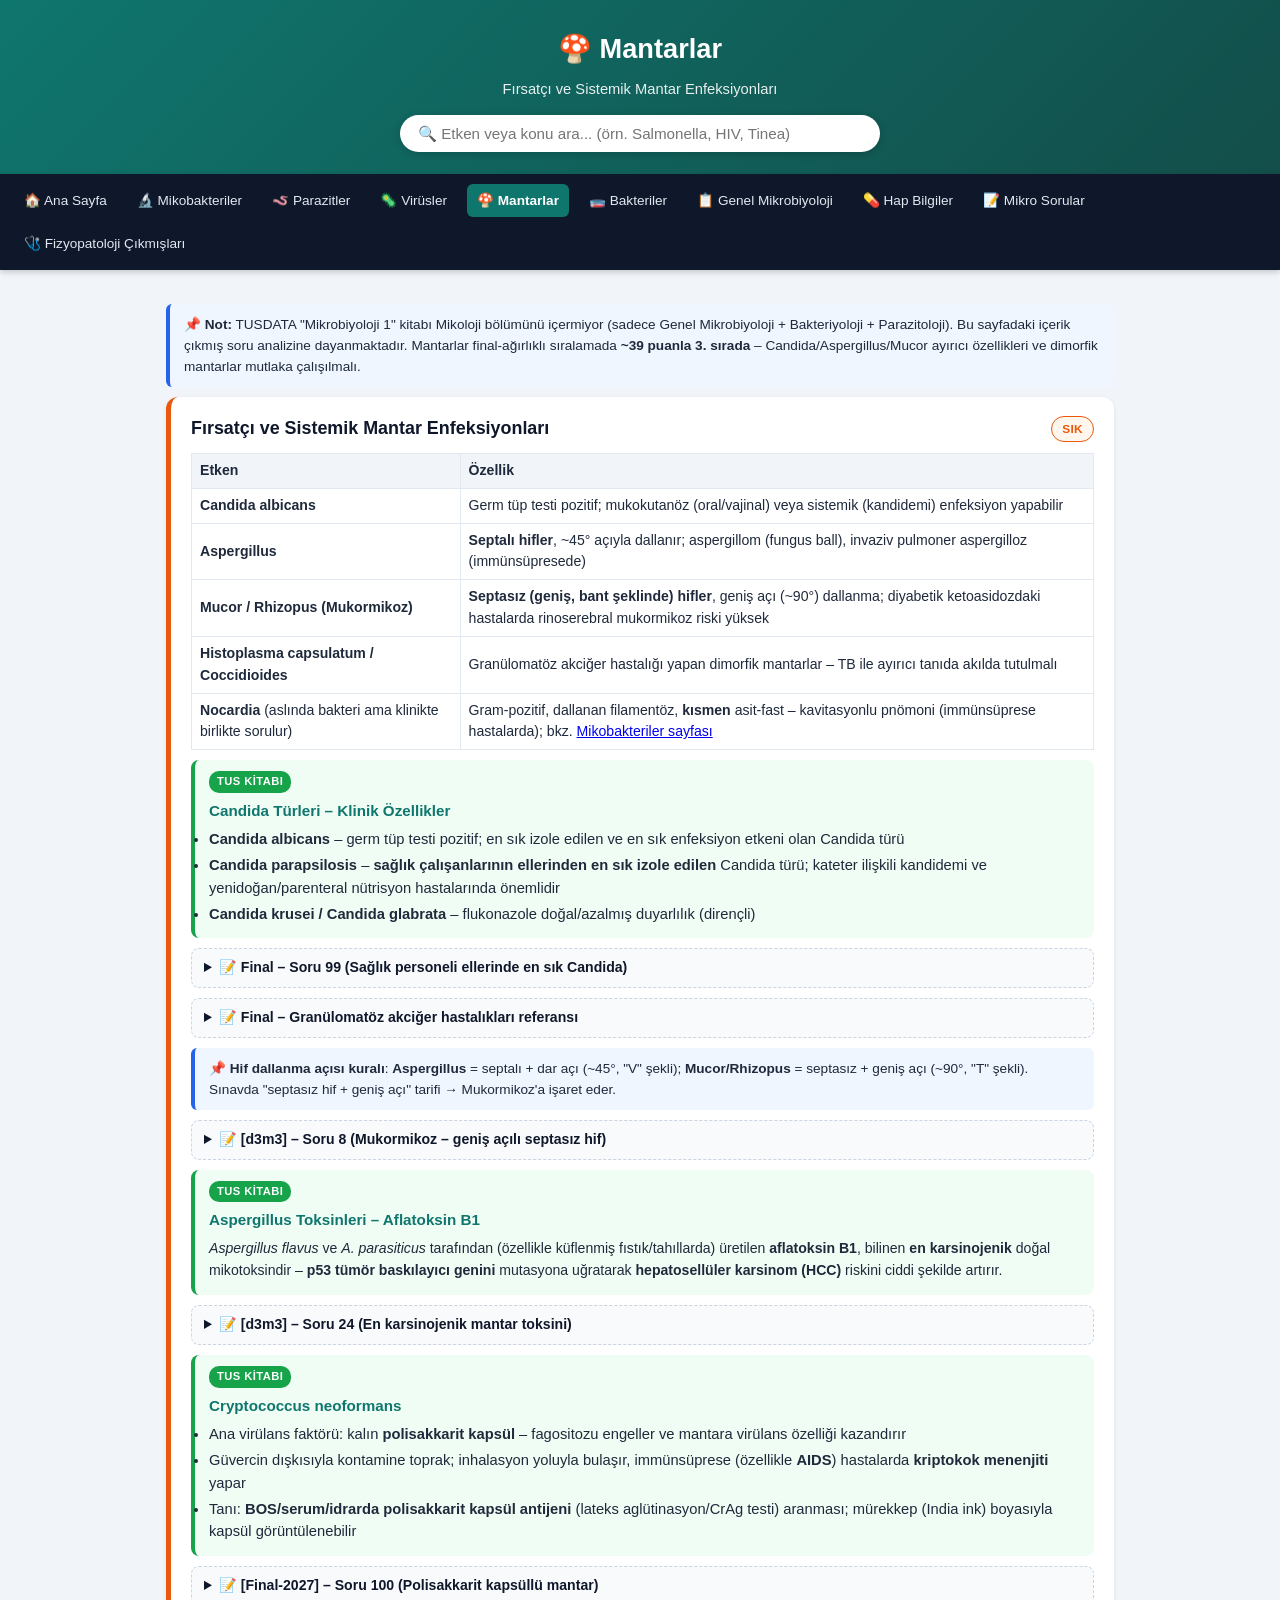
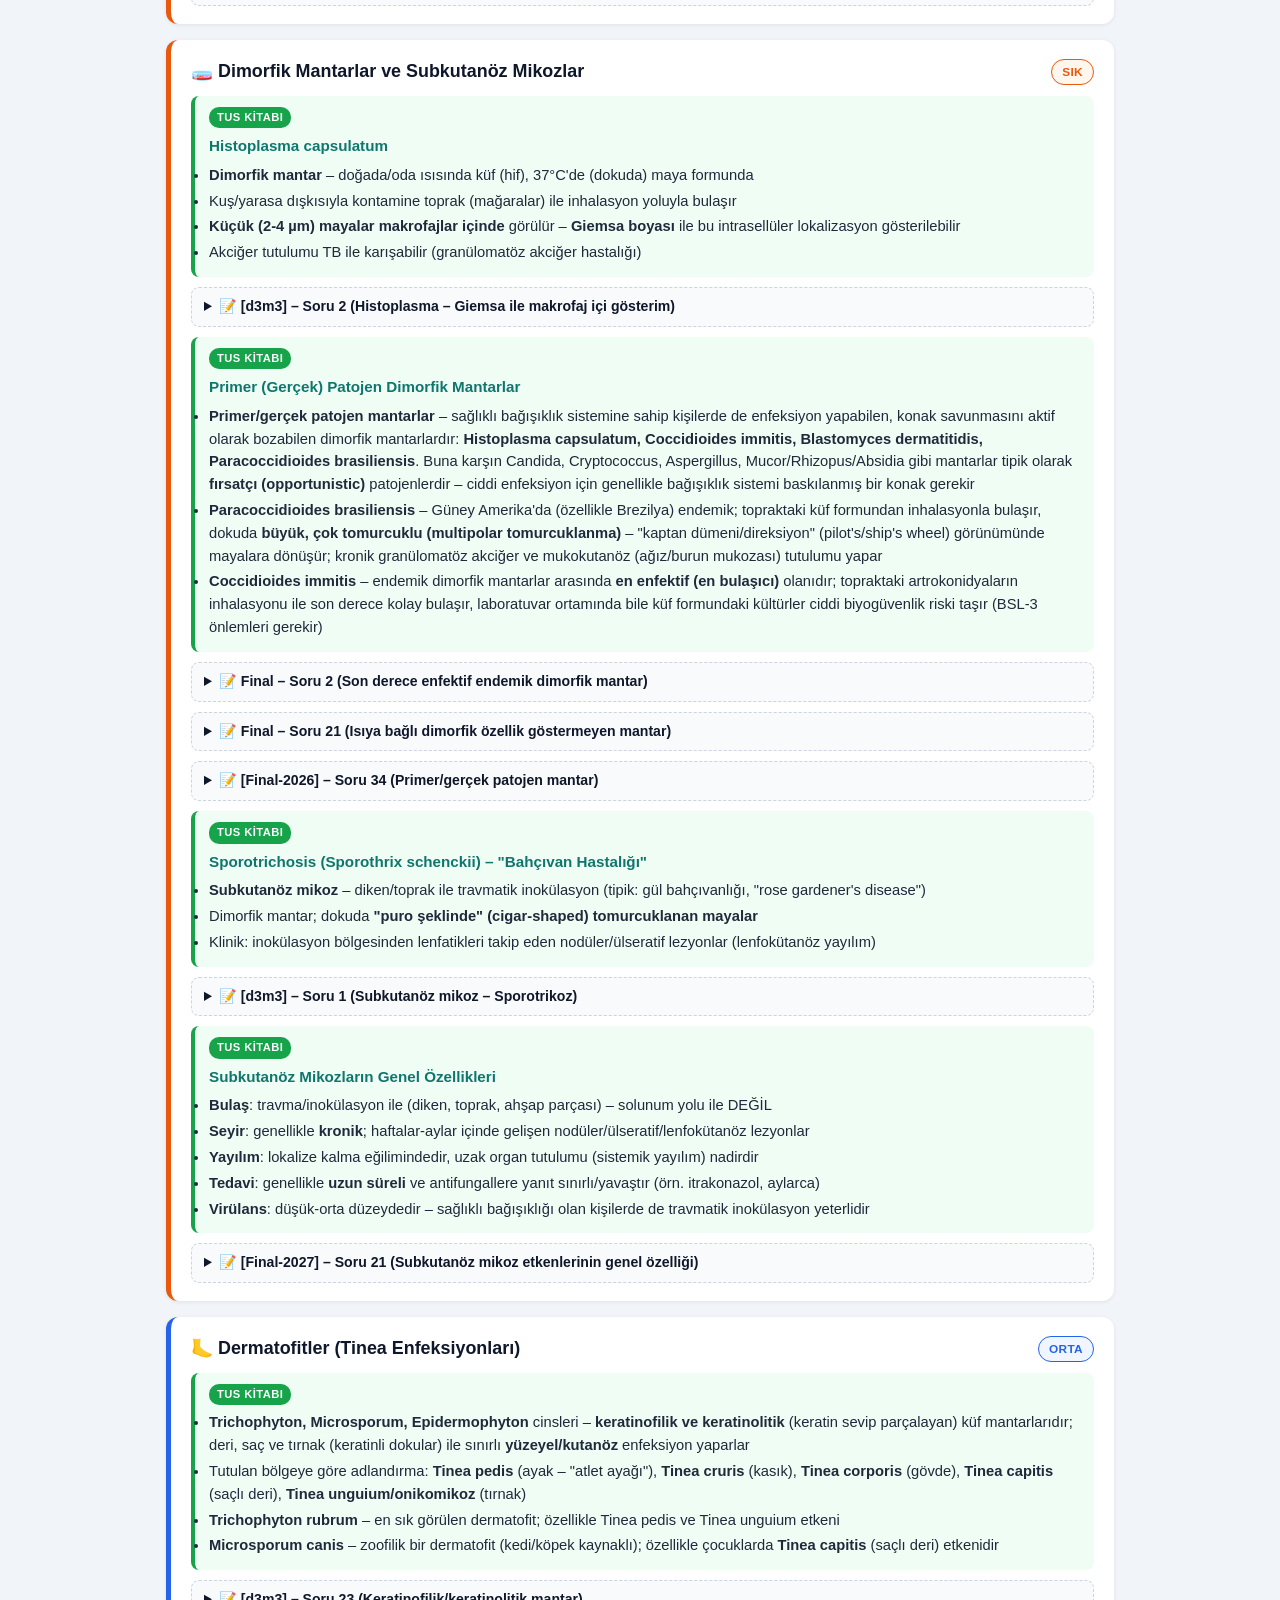
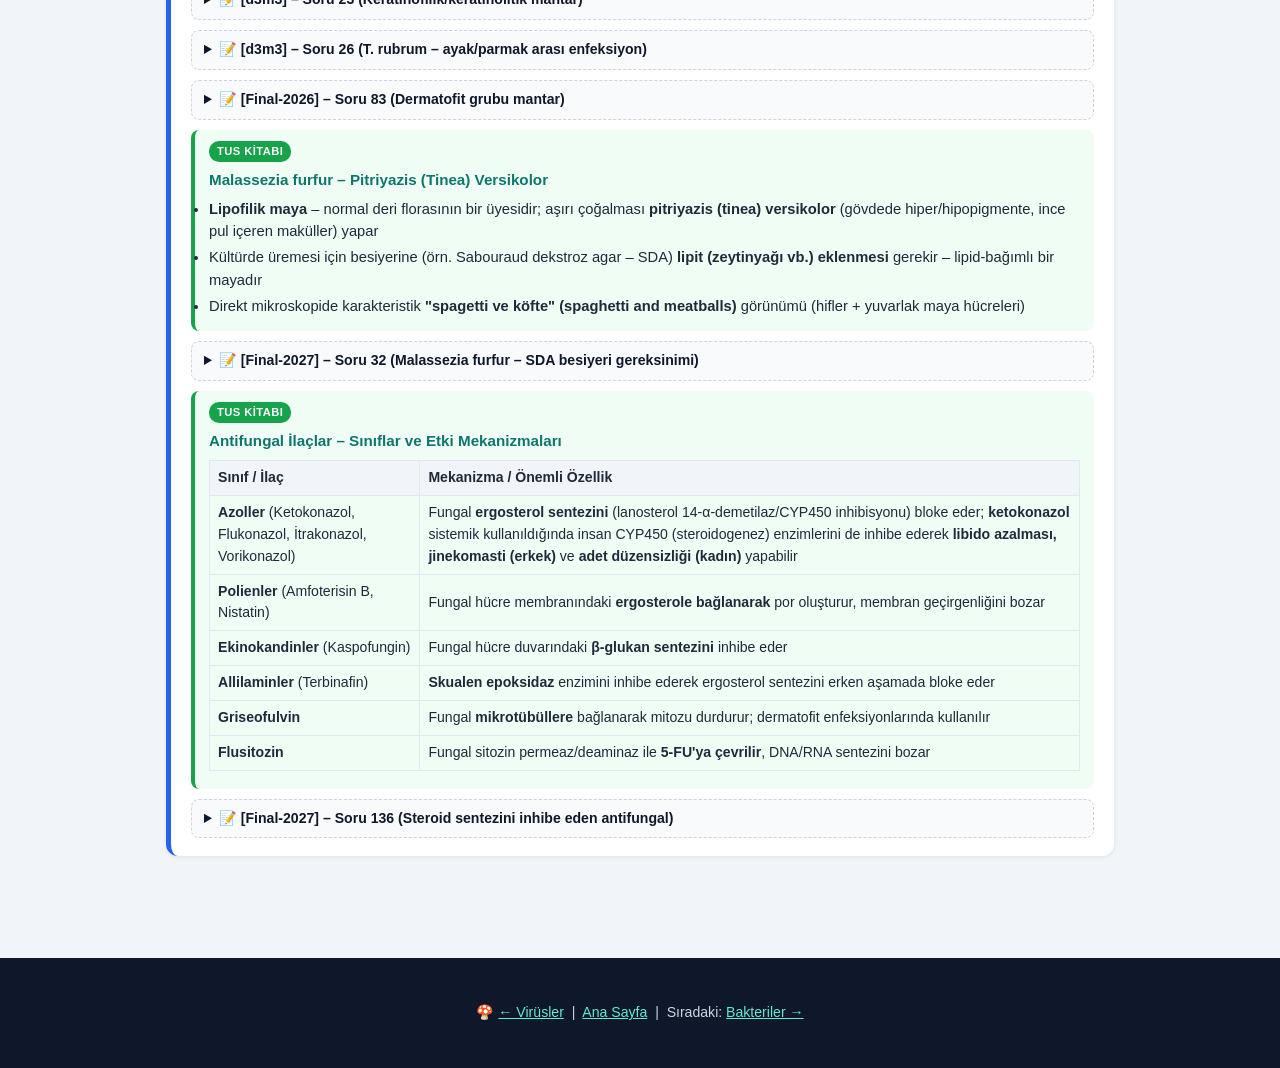
<file: mantarlar.html>
<!DOCTYPE html>
<html lang="tr">
<head>
<meta charset="UTF-8">
<meta name="viewport" content="width=device-width, initial-scale=1.0">
<title>Mantarlar – Mikrobiyoloji Çalışma Rehberi</title>
<link rel="stylesheet" href="style.css">
</head>
<body>

<header class="hero">
  <h1>🍄 Mantarlar</h1>
  <p>Fırsatçı ve Sistemik Mantar Enfeksiyonları</p>
  <div class="search-wrap">
    <input type="text" id="searchInput" placeholder="🔍 Etken veya konu ara... (örn. Salmonella, HIV, Tinea)" oninput="microSearch(this.value)" autocomplete="off">
  </div>
</header>

<nav class="toc">
  <a href="index.html">🏠 Ana Sayfa</a>
  <a href="mikobakteriler.html">🔬 Mikobakteriler</a>
  <a href="parazitler.html">🪱 Parazitler</a>
  <a href="virusler.html">🦠 Virüsler</a>
  <a href="mantarlar.html" class="active">🍄 Mantarlar</a>
  <a href="bakteriler.html">🧫 Bakteriler</a>
  <a href="genel.html">📋 Genel Mikrobiyoloji</a>
  <a href="hapbilgiler.html">💊 Hap Bilgiler</a>
  <a href="mikrosorulari.html">📝 Mikro Sorular</a>
  <a href="donem3-soru-bankasi/index.html">🩺 Fizyopatoloji Çıkmışları</a>
</nav>

<main>

<section id="mantarlar">
  <div class="note">📌 <b>Not:</b> TUSDATA "Mikrobiyoloji 1" kitabı Mikoloji bölümünü içermiyor (sadece Genel Mikrobiyoloji + Bakteriyoloji + Parazitoloji). Bu sayfadaki içerik çıkmış soru analizine dayanmaktadır. Mantarlar final-ağırlıklı sıralamada <b>~39 puanla 3. sırada</b> – Candida/Aspergillus/Mucor ayırıcı özellikleri ve dimorfik mantarlar mutlaka çalışılmalı.</div>

  <div class="topic-card sik-card">
    <div class="topic-header">
      <h3>Fırsatçı ve Sistemik Mantar Enfeksiyonları</h3>
      <span class="badge sik">SIK</span>
    </div>
    <table class="compare">
      <tr><th>Etken</th><th>Özellik</th></tr>
      <tr><td><b>Candida albicans</b></td><td>Germ tüp testi pozitif; mukokutanöz (oral/vajinal) veya sistemik (kandidemi) enfeksiyon yapabilir</td></tr>
      <tr><td><b>Aspergillus</b></td><td><b>Septalı hifler</b>, ~45° açıyla dallanır; aspergillom (fungus ball), invaziv pulmoner aspergilloz (immünsüpresede)</td></tr>
      <tr><td><b>Mucor / Rhizopus (Mukormikoz)</b></td><td><b>Septasız (geniş, bant şeklinde) hifler</b>, geniş açı (~90°) dallanma; diyabetik ketoasidozdaki hastalarda rinoserebral mukormikoz riski yüksek</td></tr>
      <tr><td><b>Histoplasma capsulatum / Coccidioides</b></td><td>Granülomatöz akciğer hastalığı yapan dimorfik mantarlar – TB ile ayırıcı tanıda akılda tutulmalı</td></tr>
      <tr><td><b>Nocardia</b> (aslında bakteri ama klinikte birlikte sorulur)</td><td>Gram-pozitif, dallanan filamentöz, <b>kısmen</b> asit-fast – kavitasyonlu pnömoni (immünsüprese hastalarda); bkz. <a href="mikobakteriler.html">Mikobakteriler sayfası</a></td></tr>
    </table>

    <div class="tus-box">
      <span class="tus-tag">TUS KİTABI</span>
      <h4 style="margin-top:0;">Candida Türleri – Klinik Özellikler</h4>
      <ul style="margin:0;">
        <li><b>Candida albicans</b> – germ tüp testi pozitif; en sık izole edilen ve en sık enfeksiyon etkeni olan Candida türü</li>
        <li><b>Candida parapsilosis</b> – <b>sağlık çalışanlarının ellerinden en sık izole edilen</b> Candida türü; kateter ilişkili kandidemi ve yenidoğan/parenteral nütrisyon hastalarında önemlidir</li>
        <li><b>Candida krusei / Candida glabrata</b> – flukonazole doğal/azalmış duyarlılık (dirençli)</li>
      </ul>
    </div>

    <details class="q">
      <summary>📝 Final – Soru 99 (Sağlık personeli ellerinde en sık Candida)</summary>
      <div class="qbody">"Sağlık personelinin ellerinde en çok bulunan Candida aşağıdakilerden hangisidir?
A) C. lusitaniae
B) C. parapsilosis
C) C. dubliniensis
D) C. rugosa
E) C. krusei"</div>
      <div class="answer">✅ Cevap: <b>B) Candida parapsilosis</b> – Sağlık çalışanlarının ellerinden en sık izole edilen Candida türüdür; bu nedenle el florasından kaynaklanan kateter ilişkili kandidemi salgınlarında sıklıkla sorumludur.</div>
      <div class="src">Kaynak: dönem3 tüm final çıkmışları27.txt, satır 8539-8545, çözüm satır 9096-9097</div>
    </details>

    <details class="q">
      <summary>📝 Final – Granülomatöz akciğer hastalıkları referansı</summary>
      <div class="qbody">"...Tüberküloz, Histoplazma, Coccidioides gibi..." (kronik monoartrit / enfeksiyöz hastalıklar bağlamında geçiyor)</div>
      <div class="src">Kaynak: dönem3 tüm final çıkmışları27.txt, satır 6443</div>
    </details>
    <div class="note">📌 <b>Hif dallanma açısı kuralı</b>: <b>Aspergillus</b> = septalı + dar açı (~45°, "V" şekli); <b>Mucor/Rhizopus</b> = septasız + geniş açı (~90°, "T" şekli). Sınavda "septasız hif + geniş açı" tarifi → Mukormikoz'a işaret eder.</div>

    <details class="q">
      <summary>📝 [d3m3] – Soru 8 (Mukormikoz – geniş açılı septasız hif)</summary>
      <div class="qbody">"Aşağıdaki mantarlardan hangisinin neden olduğu enfeksiyonlarda, klinik örneklerde geniş, septumsuz ve yaklaşık 90° açıyla dallanan hif yapısı görülen ve etkenin en sık izole edilen türü Rhizopus oryzae olan mantar hangisidir?
A) Rhizopus
B) Histoplasma capsulatum
C) Cryptococcus neoformans
D) Trichophyton spp.
E) Piedraia hortae"</div>
      <div class="answer">✅ Cevap: <b>A) Rhizopus</b> – Geniş, septasız, ~90° açıyla dallanan hifler = Mukormikoz'un (Mucor/Rhizopus) klasik tanımı; en sık izole edilen tür <i>Rhizopus oryzae</i>'dir.</div>
      <div class="src">Kaynak: 29 d3m3.txt, satır 27-36</div>
    </details>

    <div class="tus-box">
      <span class="tus-tag">TUS KİTABI</span>
      <h4 style="margin-top:0;">Aspergillus Toksinleri – Aflatoksin B1</h4>
      <p style="margin:4px 0;"><i>Aspergillus flavus</i> ve <i>A. parasiticus</i> tarafından (özellikle küflenmiş fıstık/tahıllarda) üretilen <b>aflatoksin B1</b>, bilinen <b>en karsinojenik</b> doğal mikotoksindir – <b>p53 tümör baskılayıcı genini</b> mutasyona uğratarak <b>hepatosellüler karsinom (HCC)</b> riskini ciddi şekilde artırır.</p>
    </div>

    <details class="q">
      <summary>📝 [d3m3] – Soru 24 (En karsinojenik mantar toksini)</summary>
      <div class="qbody">"Aşağıdaki mantar toksinlerinden hangisi en karsinojeniktir?
A) Okratoksin A
B) Zearalenon
C) Aflatoksin B1
D) Fumigosin
E) Trikotesen"</div>
      <div class="answer">✅ Cevap: <b>C) Aflatoksin B1</b> – <i>Aspergillus flavus/parasiticus</i> kaynaklı, p53 mutasyonu yoluyla hepatosellüler karsinoma yol açan, bilinen en güçlü doğal karsinojen mikotoksindir.</div>
      <div class="src">Kaynak: 29 d3m3.txt, satır 200-206</div>
    </details>

    <div class="tus-box">
      <span class="tus-tag">TUS KİTABI</span>
      <h4 style="margin-top:0;">Cryptococcus neoformans</h4>
      <ul style="margin:0;">
        <li>Ana virülans faktörü: kalın <b>polisakkarit kapsül</b> – fagositozu engeller ve mantara virülans özelliği kazandırır</li>
        <li>Güvercin dışkısıyla kontamine toprak; inhalasyon yoluyla bulaşır, immünsüprese (özellikle <b>AIDS</b>) hastalarda <b>kriptokok menenjiti</b> yapar</li>
        <li>Tanı: <b>BOS/serum/idrarda polisakkarit kapsül antijeni</b> (lateks aglütinasyon/CrAg testi) aranması; mürekkep (India ink) boyasıyla kapsül görüntülenebilir</li>
      </ul>
    </div>

    <details class="q">
      <summary>📝 [Final-2027] – Soru 100 (Polisakkarit kapsüllü mantar)</summary>
      <div class="qbody">"Aşağıdaki mantarlardan hangisi virülans faktörü olarak polisakkarit kapsüle sahiptir?
A) Aspergillus fumigatus
B) Penicillium marneffei
C) Candida albicans
D) Histoplasma capsulatum
E) Cryptococcus neoformans"</div>
      <div class="answer">✅ Cevap: <b>E) Cryptococcus neoformans</b> – Polisakkarit kapsül, C. neoformans'ın temel virülans faktörüdür; tanıda BOS/serum/idrarda bu kapsül antijeninin gösterilmesi kullanılır.</div>
      <div class="src">Kaynak: dönem3 tüm final çıkmışları27.txt, satır 910-916, çözüm satır 2555-2579</div>
    </details>
  </div>

  <!-- ======================= DİMORFİK MANTARLAR / SUBKUTANÖZ MİKOZLAR ======================= -->
  <div class="topic-card sik-card">
    <div class="topic-header">
      <h3>🧫 Dimorfik Mantarlar ve Subkutanöz Mikozlar</h3>
      <span class="badge sik">SIK</span>
    </div>
    <div class="tus-box">
      <span class="tus-tag">TUS KİTABI</span>
      <h4 style="margin-top:0;">Histoplasma capsulatum</h4>
      <ul style="margin:0;">
        <li><b>Dimorfik mantar</b> – doğada/oda ısısında küf (hif), 37°C'de (dokuda) maya formunda</li>
        <li>Kuş/yarasa dışkısıyla kontamine toprak (mağaralar) ile inhalasyon yoluyla bulaşır</li>
        <li><b>Küçük (2-4 µm) mayalar makrofajlar içinde</b> görülür – <b>Giemsa boyası</b> ile bu intrasellüler lokalizasyon gösterilebilir</li>
        <li>Akciğer tutulumu TB ile karışabilir (granülomatöz akciğer hastalığı)</li>
      </ul>
    </div>

    <details class="q">
      <summary>📝 [d3m3] – Soru 2 (Histoplasma – Giemsa ile makrofaj içi gösterim)</summary>
      <div class="qbody">"Hangi mantar Giemsa boyası yapılarak makrofajlar içinde gösterilebilir?
A) Candida tropicalis
B) Sporothrix schenckii
C) Histoplasma capsulatum
D) Aspergillus fumigatus
E) Rhizopus oryzae"</div>
      <div class="answer">✅ Cevap: <b>C) Histoplasma capsulatum</b> – Dimorfik mantarın doku formundaki küçük maya hücreleri makrofajların içinde yerleşir; Giemsa boyası ile bu intrasellüler maya formları görülebilir.</div>
      <div class="src">Kaynak: 29 d3m3.txt, satır 11-17</div>
    </details>

    <div class="tus-box">
      <span class="tus-tag">TUS KİTABI</span>
      <h4 style="margin-top:0;">Primer (Gerçek) Patojen Dimorfik Mantarlar</h4>
      <ul style="margin:0;">
        <li><b>Primer/gerçek patojen mantarlar</b> – sağlıklı bağışıklık sistemine sahip kişilerde de enfeksiyon yapabilen, konak savunmasını aktif olarak bozabilen dimorfik mantarlardır: <b>Histoplasma capsulatum, Coccidioides immitis, Blastomyces dermatitidis, Paracoccidioides brasiliensis</b>. Buna karşın Candida, Cryptococcus, Aspergillus, Mucor/Rhizopus/Absidia gibi mantarlar tipik olarak <b>fırsatçı (opportunistic)</b> patojenlerdir – ciddi enfeksiyon için genellikle bağışıklık sistemi baskılanmış bir konak gerekir</li>
        <li><b>Paracoccidioides brasiliensis</b> – Güney Amerika'da (özellikle Brezilya) endemik; topraktaki küf formundan inhalasyonla bulaşır, dokuda <b>büyük, çok tomurcuklu (multipolar tomurcuklanma)</b> – "kaptan dümeni/direksiyon" (pilot's/ship's wheel) görünümünde mayalara dönüşür; kronik granülomatöz akciğer ve mukokutanöz (ağız/burun mukozası) tutulumu yapar</li>
        <li><b>Coccidioides immitis</b> – endemik dimorfik mantarlar arasında <b>en enfektif (en bulaşıcı)</b> olanıdır; topraktaki artrokonidyaların inhalasyonu ile son derece kolay bulaşır, laboratuvar ortamında bile küf formundaki kültürler ciddi biyogüvenlik riski taşır (BSL-3 önlemleri gerekir)</li>
      </ul>
    </div>

    <details class="q">
      <summary>📝 Final – Soru 2 (Son derece enfektif endemik dimorfik mantar)</summary>
      <div class="qbody">"Son derece enfektif olduğu halde endemik dimorfik mantar hangisidir?
A) Coccidioides immitis
B) Blastomyces dermatitidis
C) Candida albicans
D) Penicillium marneffei"</div>
      <div class="answer">✅ Cevap: <b>A) Coccidioides immitis</b> – Endemik dimorfik mantarlar arasında <b>en enfektif</b> olanıdır; topraktaki artrokonidyaların solunmasıyla çok düşük inokülumla bile enfeksiyon oluşturabilir, kültürleri laboratuvarda biyogüvenlik riski oluşturur. Candida albicans endemik dimorfik bir mantar değildir (fırsatçı patojendir); Blastomyces dermatitidis ve Penicillium marneffei endemik dimorfik mantarlar olsa da Coccidioides kadar yüksek enfektivite göstermezler.</div>
      <div class="src">Kaynak: dönem3 tüm final çıkmışları27.txt, satır 4714-4719</div>
    </details>

    <details class="q">
      <summary>📝 Final – Soru 21 (Isıya bağlı dimorfik özellik göstermeyen mantar)</summary>
      <div class="qbody">"Isıya bağlı dimorfik özellik göstermeyen mantar
A) Aspergillus fumigatus
B) Blastomyces dermatitidis
C) Penicillium marneffei
D) Coccidioides immitis
E) Histoplasma capsulatum"</div>
      <div class="answer">✅ Cevap: <b>A) Aspergillus fumigatus</b> (cevap anahtarında bu soru boş bırakılmış, ancak yukarıdaki sınıflamaya göre tek doğru seçenek budur) – Blastomyces dermatitidis, Penicillium marneffei, Coccidioides immitis ve Histoplasma capsulatum <b>termal dimorfizm</b> gösterir (oda ısısında küf/hif, 37°C'de dokuda maya ya da sferül formuna geçer). <b>Aspergillus fumigatus</b> ise sıcaklıktan bağımsız olarak her zaman <b>küf (hif/konidi)</b> formundadır – dimorfik değildir, fırsatçı bir patojendir.</div>
      <div class="src">Kaynak: dönem3 tüm final çıkmışları27.txt, satır 5978-5984, cevap anahtarı satır 6911 (boş)</div>
    </details>

    <details class="q">
      <summary>📝 [Final-2026] – Soru 34 (Primer/gerçek patojen mantar)</summary>
      <div class="qbody">"Aşağıdaki mantarlardan hangisi konak savunmasını aktif olarak bozan virulans faktörlerine sahiptir ve gerçek/primer patojen olarak kabul edilmektedir?
A) Candida albicans
B) Cryptococcus neoformans
C) Aspergillus flavus
D) Absidia corymbifera
E) Paracoccidioides brasiliensis"</div>
      <div class="answer">✅ Cevap: <b>E) Paracoccidioides brasiliensis</b> – Coccidioides immitis, Histoplasma capsulatum, Blastomyces dermatitidis ve Paracoccidioides brasiliensis <b>primer (gerçek) patojen</b> mantarlardır; sağlıklı bağışıklığı olan kişilerde de enfeksiyon oluşturabilirler. Candida, Cryptococcus, Aspergillus ve Mucor/Absidia ise <b>fırsatçı patojenlerdir</b> – ciddi enfeksiyon için tipik olarak immünsüpresyon gerekir.</div>
      <div class="src">Kaynak: dönem3 tüm final çıkmışları27.txt, satır 3475-3481, çözüm satır 4155-4159</div>
    </details>

    <div class="tus-box">
      <span class="tus-tag">TUS KİTABI</span>
      <h4 style="margin-top:0;">Sporotrichosis (Sporothrix schenckii) – "Bahçıvan Hastalığı"</h4>
      <ul style="margin:0;">
        <li><b>Subkutanöz mikoz</b> – diken/toprak ile travmatik inokülasyon (tipik: gül bahçıvanlığı, "rose gardener's disease")</li>
        <li>Dimorfik mantar; dokuda <b>"puro şeklinde" (cigar-shaped) tomurcuklanan mayalar</b></li>
        <li>Klinik: inokülasyon bölgesinden lenfatikleri takip eden nodüler/ülseratif lezyonlar (lenfokütanöz yayılım)</li>
      </ul>
    </div>

    <details class="q">
      <summary>📝 [d3m3] – Soru 1 (Subkutanöz mikoz – Sporotrikoz)</summary>
      <div class="qbody">"Aşağıdakilerden hangisi subkutanöz mikozdur?
A) Otomikoz
B) Tinea nigra
C) Pitriyazis versikolor
D) Onikomikoz
E) Sporotrikoz"</div>
      <div class="answer">✅ Cevap: <b>E) Sporotrikoz</b> – Diğer şıklar (otomikoz, tinea nigra, pitriyazis versikolor, onikomikoz) <b>yüzeyel/kutanöz</b> mikozlardır; sporotrikoz ise diken/toprak ile travmatik inokülasyon sonrası gelişen klasik <b>subkutanöz mikoz</b>dur.</div>
      <div class="src">Kaynak: 29 d3m3.txt, satır 5-10</div>
    </details>

    <div class="tus-box">
      <span class="tus-tag">TUS KİTABI</span>
      <h4 style="margin-top:0;">Subkutanöz Mikozların Genel Özellikleri</h4>
      <ul style="margin:0;">
        <li><b>Bulaş</b>: travma/inokülasyon ile (diken, toprak, ahşap parçası) – solunum yolu ile DEĞİL</li>
        <li><b>Seyir</b>: genellikle <b>kronik</b>; haftalar-aylar içinde gelişen nodüler/ülseratif/lenfokütanöz lezyonlar</li>
        <li><b>Yayılım</b>: lokalize kalma eğilimindedir, uzak organ tutulumu (sistemik yayılım) nadirdir</li>
        <li><b>Tedavi</b>: genellikle <b>uzun süreli</b> ve antifungallere yanıt sınırlı/yavaştır (örn. itrakonazol, aylarca)</li>
        <li><b>Virülans</b>: düşük-orta düzeydedir – sağlıklı bağışıklığı olan kişilerde de travmatik inokülasyon yeterlidir</li>
      </ul>
    </div>

    <details class="q">
      <summary>📝 [Final-2027] – Soru 21 (Subkutanöz mikoz etkenlerinin genel özelliği)</summary>
      <div class="qbody">"Subkutanöz mikoz etkenleri ile ilgili hangisi doğrudur?
A) Antifungallere iyi yanıt verir
B) Enfeksiyonları kronik özelliktedir
C) Sıklıkla uzak organ yayılımı yapar
D) Virülansları yüksektir
E) Solunum yolu ile bulaşır"</div>
      <div class="answer">✅ Cevap: <b>B) Enfeksiyonları kronik özelliktedir</b> – Subkutanöz mikozlar (örn. sporotrikoz) travmatik inokülasyon ile bulaşır (solunum yolu değil, E yanlış), genellikle lokalize kalır (C yanlış), düşük-orta virülansa sahiptir (D yanlış) ve tedaviye yanıtları zayıf/uzun sürelidir (A yanlış) – ancak klinik seyirleri tipik olarak <b>kroniktir</b>.</div>
      <div class="src">Kaynak: dönem3 tüm final çıkmışları27.txt, satır 177-183, çözüm satır 1940-1957</div>
    </details>
  </div>

  <!-- ======================= DERMATOFİTLER (TİNEA) ======================= -->
  <div class="topic-card">
    <div class="topic-header">
      <h3>🦶 Dermatofitler (Tinea Enfeksiyonları)</h3>
      <span class="badge orta">ORTA</span>
    </div>
    <div class="tus-box">
      <span class="tus-tag">TUS KİTABI</span>
      <ul style="margin:0;">
        <li><b>Trichophyton, Microsporum, Epidermophyton</b> cinsleri – <b>keratinofilik ve keratinolitik</b> (keratin sevip parçalayan) küf mantarlarıdır; deri, saç ve tırnak (keratinli dokular) ile sınırlı <b>yüzeyel/kutanöz</b> enfeksiyon yaparlar</li>
        <li>Tutulan bölgeye göre adlandırma: <b>Tinea pedis</b> (ayak – "atlet ayağı"), <b>Tinea cruris</b> (kasık), <b>Tinea corporis</b> (gövde), <b>Tinea capitis</b> (saçlı deri), <b>Tinea unguium/onikomikoz</b> (tırnak)</li>
        <li><b>Trichophyton rubrum</b> – en sık görülen dermatofit; özellikle Tinea pedis ve Tinea unguium etkeni</li>
        <li><b>Microsporum canis</b> – zoofilik bir dermatofit (kedi/köpek kaynaklı); özellikle çocuklarda <b>Tinea capitis</b> (saçlı deri) etkenidir</li>
      </ul>
    </div>

    <details class="q">
      <summary>📝 [d3m3] – Soru 23 (Keratinofilik/keratinolitik mantar)</summary>
      <div class="qbody">"Aşağıdakilerden hangisi tipik olarak keratinofilik ve keratinolitik özellik gösterir?
A) Aspergillus niger
B) Candida albicans
C) Coccidioides immitis
D) Trichophyton rubrum
E) Rhizopus arrhizus"</div>
      <div class="answer">✅ Cevap: <b>D) Trichophyton rubrum</b> – Dermatofitler (Trichophyton, Microsporum, Epidermophyton) keratin açısından zengin doku (deri, saç, tırnak) ile sınırlı kalır; keratini parçalayarak (keratinolitik) bu dokularda enfeksiyon oluştururlar.</div>
      <div class="src">Kaynak: 29 d3m3.txt, satır 193-199</div>
    </details>

    <details class="q">
      <summary>📝 [d3m3] – Soru 26 (T. rubrum – ayak/parmak arası enfeksiyon)</summary>
      <div class="qbody">"Trichophyton rubrum'un ayakta ve ayak parmakları arasında yaptığı yüzeyel enfeksiyon nedir?
A) Tinea corporis
B) Tinea capitis
C) Tinea unguium
D) Tinea pedis
E) Tinea cruris"</div>
      <div class="answer">✅ Cevap: <b>D) Tinea pedis</b> – Ayak tabanı ve parmak araları tutulumu klasik olarak "atlet ayağı" (Tinea pedis) olarak adlandırılır.</div>
      <div class="src">Kaynak: 29 d3m3.txt, satır 215-221</div>
    </details>

    <details class="q">
      <summary>📝 [Final-2026] – Soru 83 (Dermatofit grubu mantar)</summary>
      <div class="qbody">"Aşağıdakilerden hangisi dermatofit grubu içinde yer alan bir mantardır?
A) Cryptococcus neoformans
B) Candida albicans
C) Microsporum canis
D) Coccidioides immitis
E) Blastomyces dermatitidis"</div>
      <div class="answer">✅ Cevap: <b>C) Microsporum canis</b> – Dermatofitler <i>Trichophyton, Microsporum</i> ve <i>Epidermophyton</i> cinslerini kapsar; <i>Microsporum canis</i> zoofilik bir dermatofittir (kedi/köpek kaynaklı) ve özellikle çocuklarda Tinea capitis etkenidir. Diğer şıklar (Cryptococcus, Candida, Coccidioides, Blastomyces) dermatofit değildir.</div>
      <div class="src">Kaynak: dönem3 tüm final çıkmışları27.txt, satır 3793-3798, cevap anahtarı satır 4402</div>
    </details>

    <div class="tus-box">
      <span class="tus-tag">TUS KİTABI</span>
      <h4 style="margin-top:0;">Malassezia furfur – Pitriyazis (Tinea) Versikolor</h4>
      <ul style="margin:0;">
        <li><b>Lipofilik maya</b> – normal deri florasının bir üyesidir; aşırı çoğalması <b>pitriyazis (tinea) versikolor</b> (gövdede hiper/hipopigmente, ince pul içeren maküller) yapar</li>
        <li>Kültürde üremesi için besiyerine (örn. Sabouraud dekstroz agar – SDA) <b>lipit (zeytinyağı vb.) eklenmesi</b> gerekir – lipid-bağımlı bir mayadır</li>
        <li>Direkt mikroskopide karakteristik <b>"spagetti ve köfte" (spaghetti and meatballs)</b> görünümü (hifler + yuvarlak maya hücreleri)</li>
      </ul>
    </div>

    <details class="q">
      <summary>📝 [Final-2027] – Soru 32 (Malassezia furfur – SDA besiyeri gereksinimi)</summary>
      <div class="qbody">"Malassezia furfur SDA besiyerinde üreyebilmek için aşağıdakilerden hangisine ihtiyaç duyar?
A) Lipit
B) Mannitol
C) Mannoz
D) Magnezyum
E) Etil Alkol"</div>
      <div class="answer">✅ Cevap: <b>A) Lipit</b> – Malassezia furfur lipofilik bir mayadır; standart Sabouraud dekstroz agarda (SDA) üremesi için besiyerine lipit (örn. zeytinyağı) eklenmesi gerekir.</div>
      <div class="src">Kaynak: dönem3 tüm final çıkmışları27.txt, satır 262-269, çözüm satır 2002-2005</div>
    </details>

    <div class="tus-box">
      <span class="tus-tag">TUS KİTABI</span>
      <h4 style="margin-top:0;">Antifungal İlaçlar – Sınıflar ve Etki Mekanizmaları</h4>
      <table class="compare">
        <tr><th>Sınıf / İlaç</th><th>Mekanizma / Önemli Özellik</th></tr>
        <tr><td><b>Azoller</b> (Ketokonazol, Flukonazol, İtrakonazol, Vorikonazol)</td><td>Fungal <b>ergosterol sentezini</b> (lanosterol 14-α-demetilaz/CYP450 inhibisyonu) bloke eder; <b>ketokonazol</b> sistemik kullanıldığında insan CYP450 (steroidogenez) enzimlerini de inhibe ederek <b>libido azalması, jinekomasti (erkek)</b> ve <b>adet düzensizliği (kadın)</b> yapabilir</td></tr>
        <tr><td><b>Polienler</b> (Amfoterisin B, Nistatin)</td><td>Fungal hücre membranındaki <b>ergosterole bağlanarak</b> por oluşturur, membran geçirgenliğini bozar</td></tr>
        <tr><td><b>Ekinokandinler</b> (Kaspofungin)</td><td>Fungal hücre duvarındaki <b>β-glukan sentezini</b> inhibe eder</td></tr>
        <tr><td><b>Allilaminler</b> (Terbinafin)</td><td><b>Skualen epoksidaz</b> enzimini inhibe ederek ergosterol sentezini erken aşamada bloke eder</td></tr>
        <tr><td><b>Griseofulvin</b></td><td>Fungal <b>mikrotübüllere</b> bağlanarak mitozu durdurur; dermatofit enfeksiyonlarında kullanılır</td></tr>
        <tr><td><b>Flusitozin</b></td><td>Fungal sitozin permeaz/deaminaz ile <b>5-FU'ya çevrilir</b>, DNA/RNA sentezini bozar</td></tr>
      </table>
    </div>

    <details class="q">
      <summary>📝 [Final-2027] – Soru 136 (Steroid sentezini inhibe eden antifungal)</summary>
      <div class="qbody">"Aşağıdaki antifungal ilaçlardan hangisi sistemik olarak uygulandığında steroid sentezini inhibe ederek erkeklerde libidoda azalmaya ve jinekomastiye; kadınlarda adet düzensizliklerine yol açabilir?
A) Flusitozin
B) Terbinafin
C) Griseofulvin
D) Amfoterisin B
E) Ketokonazol"</div>
      <div class="answer">✅ Cevap: <b>E) Ketokonazol</b> – Ketokonazol, fungal ergosterol sentezi için gerekli CYP450 enzimini inhibe ederken, sistemik kullanımda insan steroidogenezindeki (testosteron, kortizol) CYP450 enzimlerini de bloke eder; bu nedenle erkeklerde libido azalması/jinekomasti, kadınlarda adet düzensizliği gibi endokrin yan etkiler görülür.<br><small>(Not: Kaynaktaki cevap anahtarı bu soruyu "C" olarak işaretlemiş, ancak kaynağın kendi çözüm açıklaması da "...steroid sentezini inhibe eden antifungal ilaç ketokonazoldür" diyerek E şıkkını doğrulamaktadır – bu sayfada farmakolojik açıklamayla uyumlu olan E şıkkı esas alınmıştır.)</small></div>
      <div class="src">Kaynak: dönem3 tüm final çıkmışları27.txt, satır 1239-1248, çözüm satır 3007-3012</div>
    </details>
  </div>
</section>

</main>

<footer>
  <p>🍄 <a href="virusler.html" style="color:#5eead4;">← Virüsler</a> &nbsp;|&nbsp; <a href="index.html" style="color:#5eead4;">Ana Sayfa</a> &nbsp;|&nbsp; Sıradaki: <a href="bakteriler.html" style="color:#5eead4;">Bakteriler →</a></p>
</footer>

<script src="search.js"></script>
</body>
</html>
</file>
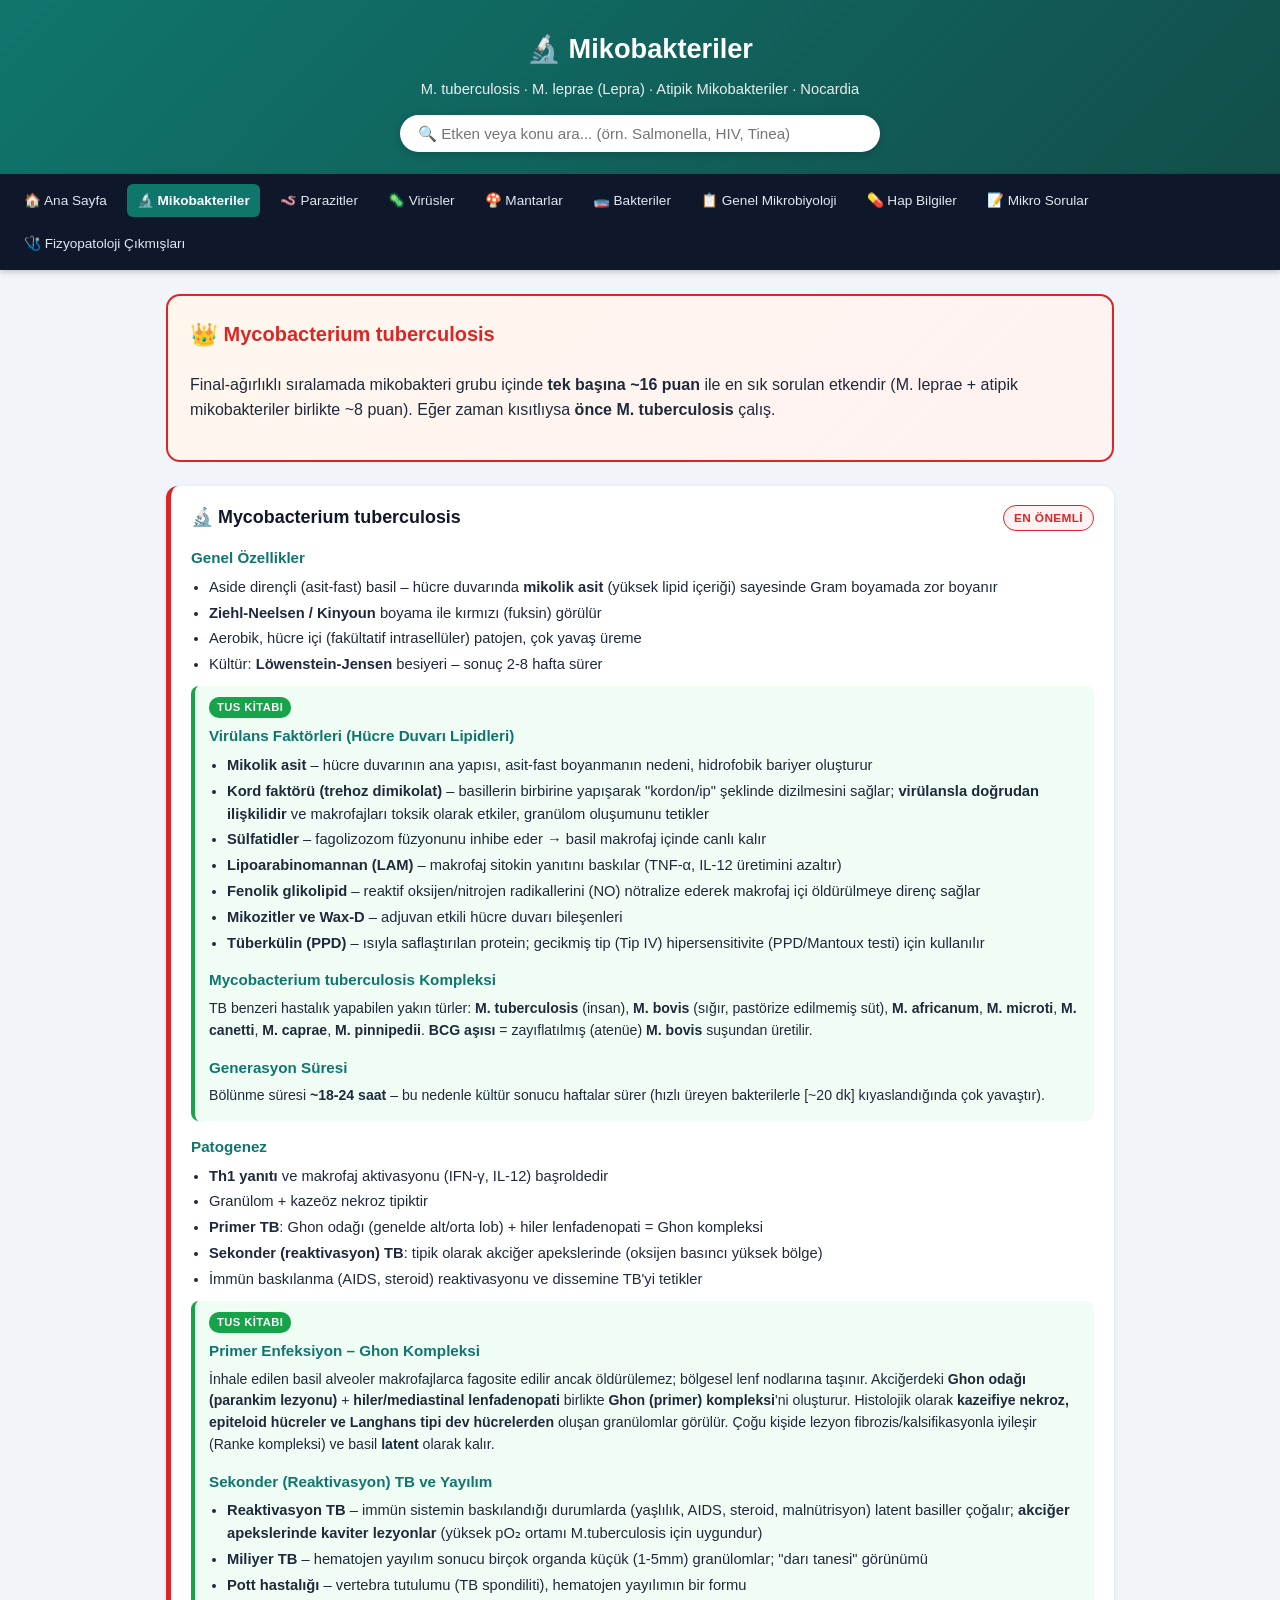
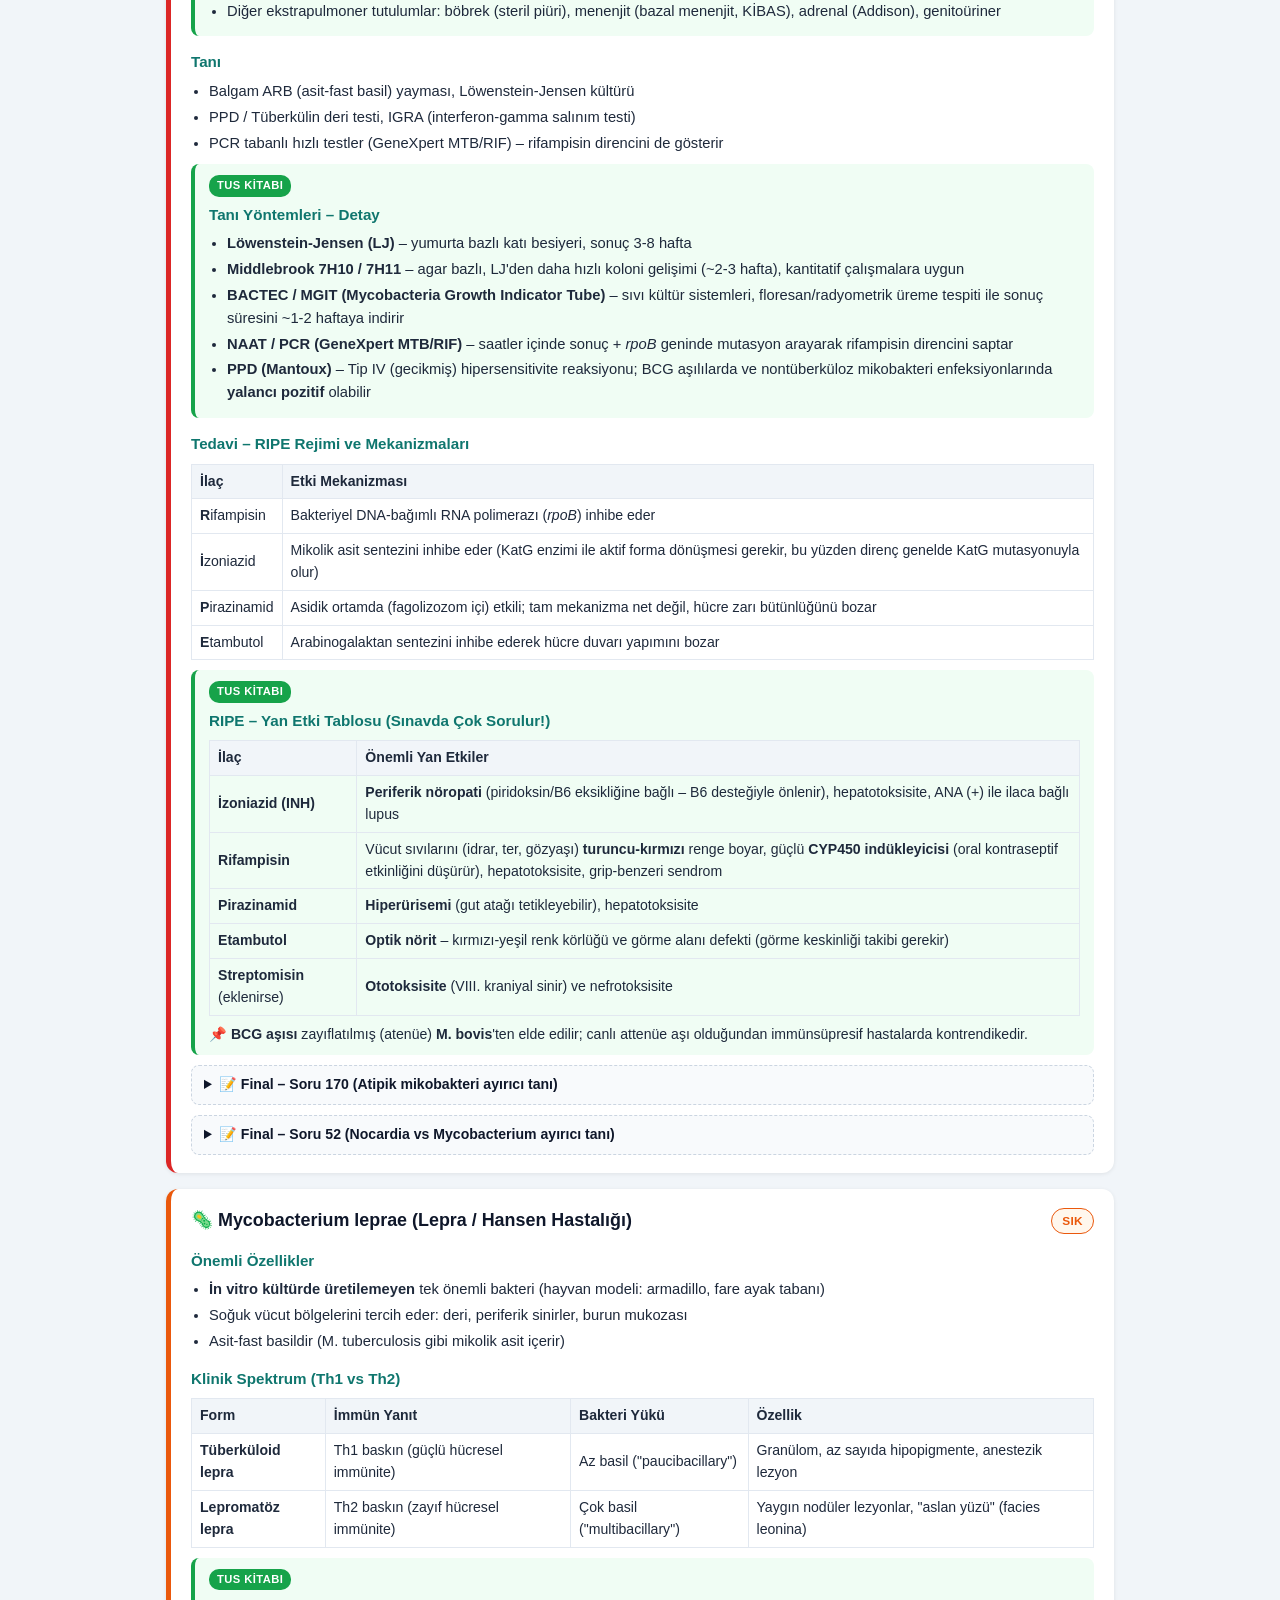
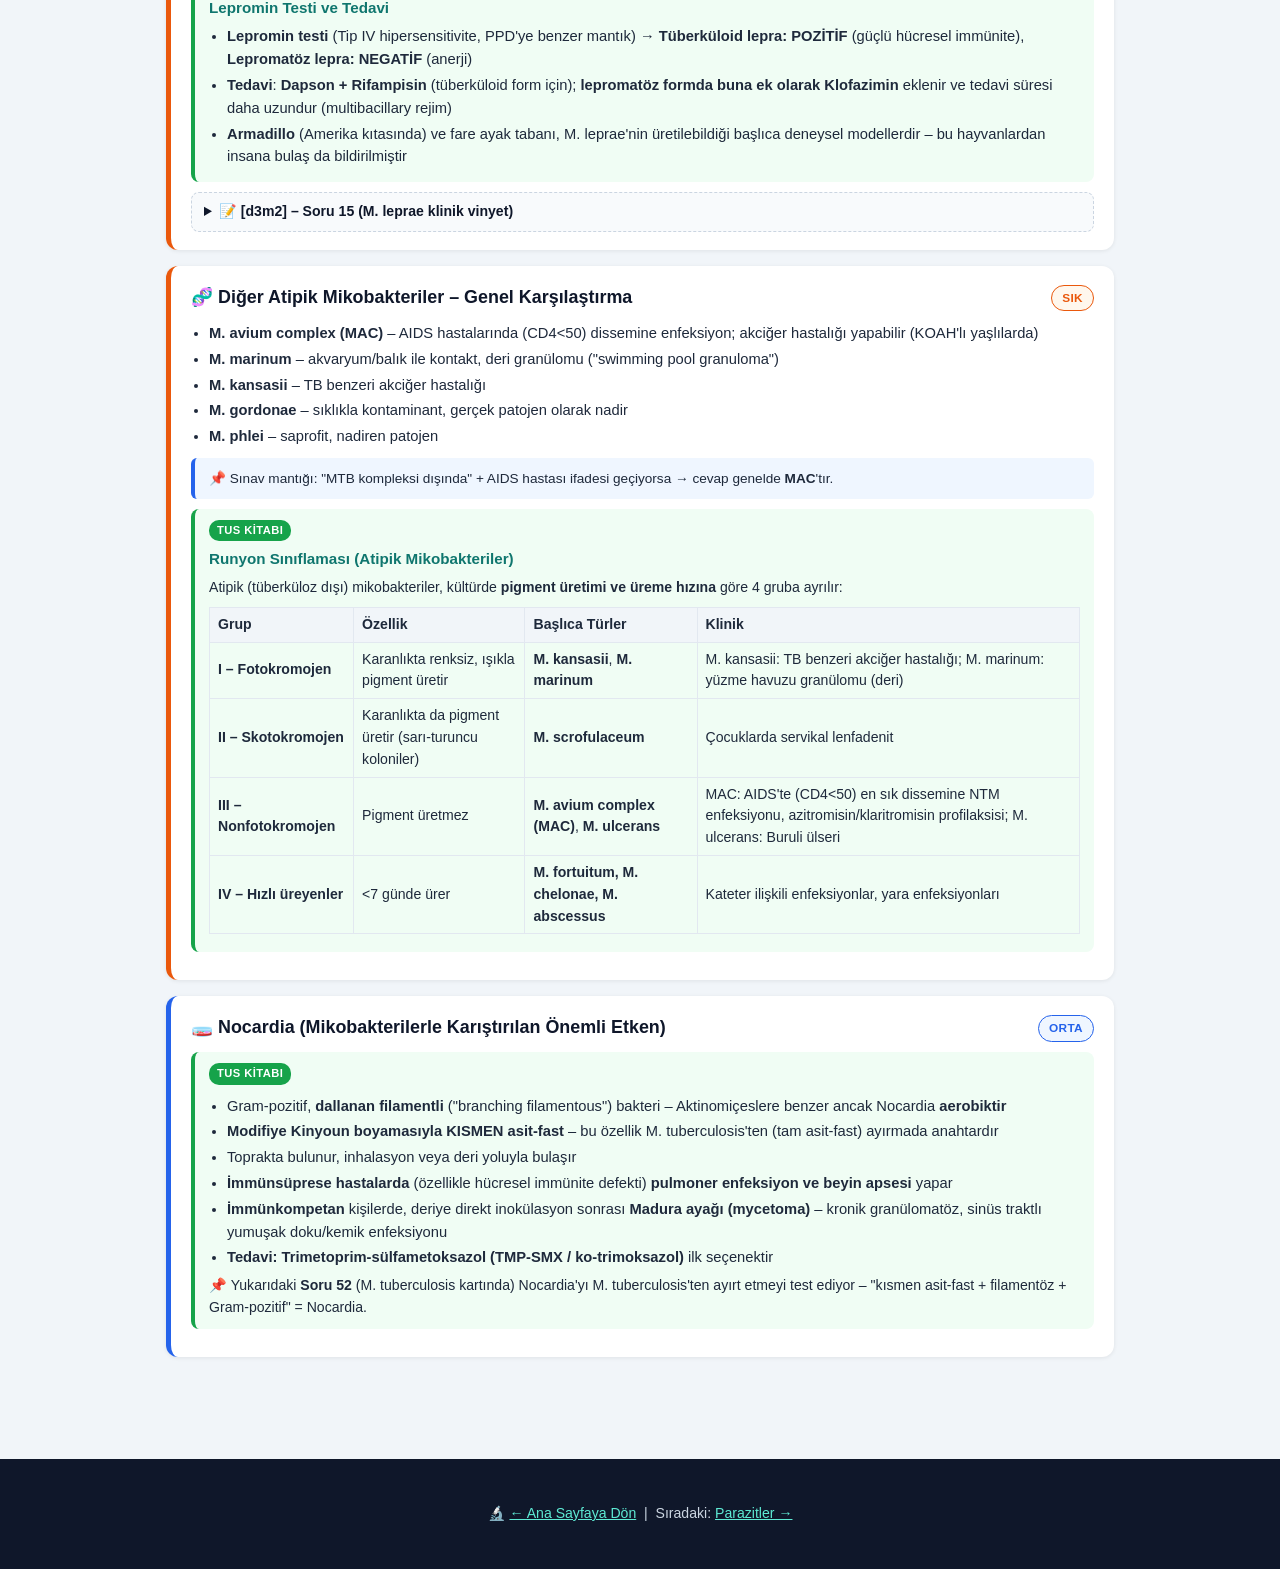
<file: mikobakteriler.html>
<!DOCTYPE html>
<html lang="tr">
<head>
<meta charset="UTF-8">
<meta name="viewport" content="width=device-width, initial-scale=1.0">
<title>Mikobakteriler – Mikrobiyoloji Çalışma Rehberi</title>
<link rel="stylesheet" href="style.css">
</head>
<body>

<header class="hero">
  <h1>🔬 Mikobakteriler</h1>
  <p>M. tuberculosis · M. leprae (Lepra) · Atipik Mikobakteriler · Nocardia</p>
  <div class="search-wrap">
    <input type="text" id="searchInput" placeholder="🔍 Etken veya konu ara... (örn. Salmonella, HIV, Tinea)" oninput="microSearch(this.value)" autocomplete="off">
  </div>
</header>

<nav class="toc">
  <a href="index.html">🏠 Ana Sayfa</a>
  <a href="mikobakteriler.html" class="active">🔬 Mikobakteriler</a>
  <a href="parazitler.html">🪱 Parazitler</a>
  <a href="virusler.html">🦠 Virüsler</a>
  <a href="mantarlar.html">🍄 Mantarlar</a>
  <a href="bakteriler.html">🧫 Bakteriler</a>
  <a href="genel.html">📋 Genel Mikrobiyoloji</a>
  <a href="hapbilgiler.html">💊 Hap Bilgiler</a>
  <a href="mikrosorulari.html">📝 Mikro Sorular</a>
  <a href="donem3-soru-bankasi/index.html">🩺 Fizyopatoloji Çıkmışları</a>
</nav>

<main>

<section id="mikobakteri">
  <div class="highlight-box">
    <h3><span class="crown">👑</span> Mycobacterium tuberculosis</h3>
    <p>Final-ağırlıklı sıralamada mikobakteri grubu içinde <b>tek başına ~16 puan</b> ile en sık sorulan etkendir (M. leprae + atipik mikobakteriler birlikte ~8 puan). Eğer zaman kısıtlıysa <b>önce M. tuberculosis</b> çalış.</p>
  </div>

  <!-- ======================= M. TUBERCULOSIS ======================= -->
  <div class="topic-card cok-sik-card">
    <div class="topic-header">
      <h3>🔬 Mycobacterium tuberculosis</h3>
      <span class="badge cok-sik">EN ÖNEMLİ</span>
    </div>
    <h4>Genel Özellikler</h4>
    <ul>
      <li>Aside dirençli (asit-fast) basil – hücre duvarında <b>mikolik asit</b> (yüksek lipid içeriği) sayesinde Gram boyamada zor boyanır</li>
      <li><b>Ziehl-Neelsen / Kinyoun</b> boyama ile kırmızı (fuksin) görülür</li>
      <li>Aerobik, hücre içi (fakültatif intrasellüler) patojen, çok yavaş üreme</li>
      <li>Kültür: <b>Löwenstein-Jensen</b> besiyeri – sonuç 2-8 hafta sürer</li>
    </ul>

    <div class="tus-box">
      <span class="tus-tag">TUS KİTABI</span>
      <h4 style="margin-top:0;">Virülans Faktörleri (Hücre Duvarı Lipidleri)</h4>
      <ul>
        <li><b>Mikolik asit</b> – hücre duvarının ana yapısı, asit-fast boyanmanın nedeni, hidrofobik bariyer oluşturur</li>
        <li><b>Kord faktörü (trehoz dimikolat)</b> – basillerin birbirine yapışarak "kordon/ip" şeklinde dizilmesini sağlar; <b>virülansla doğrudan ilişkilidir</b> ve makrofajları toksik olarak etkiler, granülom oluşumunu tetikler</li>
        <li><b>Sülfatidler</b> – fagolizozom füzyonunu inhibe eder → basil makrofaj içinde canlı kalır</li>
        <li><b>Lipoarabinomannan (LAM)</b> – makrofaj sitokin yanıtını baskılar (TNF-α, IL-12 üretimini azaltır)</li>
        <li><b>Fenolik glikolipid</b> – reaktif oksijen/nitrojen radikallerini (NO) nötralize ederek makrofaj içi öldürülmeye direnç sağlar</li>
        <li><b>Mikozitler ve Wax-D</b> – adjuvan etkili hücre duvarı bileşenleri</li>
        <li><b>Tüberkülin (PPD)</b> – ısıyla saflaştırılan protein; gecikmiş tip (Tip IV) hipersensitivite (PPD/Mantoux testi) için kullanılır</li>
      </ul>
      <h4>Mycobacterium tuberculosis Kompleksi</h4>
      <p style="margin:4px 0;">TB benzeri hastalık yapabilen yakın türler: <b>M. tuberculosis</b> (insan), <b>M. bovis</b> (sığır, pastörize edilmemiş süt), <b>M. africanum</b>, <b>M. microti</b>, <b>M. canetti</b>, <b>M. caprae</b>, <b>M. pinnipedii</b>. <b>BCG aşısı</b> = zayıflatılmış (atenüe) <b>M. bovis</b> suşundan üretilir.</p>
      <h4>Generasyon Süresi</h4>
      <p style="margin:4px 0;">Bölünme süresi <b>~18-24 saat</b> – bu nedenle kültür sonucu haftalar sürer (hızlı üreyen bakterilerle [~20 dk] kıyaslandığında çok yavaştır).</p>
    </div>

    <h4>Patogenez</h4>
    <ul>
      <li><b>Th1 yanıtı</b> ve makrofaj aktivasyonu (IFN-γ, IL-12) başroldedir</li>
      <li>Granülom + kazeöz nekroz tipiktir</li>
      <li><b>Primer TB</b>: Ghon odağı (genelde alt/orta lob) + hiler lenfadenopati = Ghon kompleksi</li>
      <li><b>Sekonder (reaktivasyon) TB</b>: tipik olarak akciğer apekslerinde (oksijen basıncı yüksek bölge)</li>
      <li>İmmün baskılanma (AIDS, steroid) reaktivasyonu ve dissemine TB'yi tetikler</li>
    </ul>

    <div class="tus-box">
      <span class="tus-tag">TUS KİTABI</span>
      <h4 style="margin-top:0;">Primer Enfeksiyon – Ghon Kompleksi</h4>
      <p style="margin:4px 0;">İnhale edilen basil alveoler makrofajlarca fagosite edilir ancak öldürülemez; bölgesel lenf nodlarına taşınır. Akciğerdeki <b>Ghon odağı (parankim lezyonu)</b> + <b>hiler/mediastinal lenfadenopati</b> birlikte <b>Ghon (primer) kompleksi</b>'ni oluşturur. Histolojik olarak <b>kazeifiye nekroz, epiteloid hücreler ve Langhans tipi dev hücrelerden</b> oluşan granülomlar görülür. Çoğu kişide lezyon fibrozis/kalsifikasyonla iyileşir (Ranke kompleksi) ve basil <b>latent</b> olarak kalır.</p>
      <h4>Sekonder (Reaktivasyon) TB ve Yayılım</h4>
      <ul>
        <li><b>Reaktivasyon TB</b> – immün sistemin baskılandığı durumlarda (yaşlılık, AIDS, steroid, malnütrisyon) latent basiller çoğalır; <b>akciğer apekslerinde kaviter lezyonlar</b> (yüksek pO₂ ortamı M.tuberculosis için uygundur)</li>
        <li><b>Miliyer TB</b> – hematojen yayılım sonucu birçok organda küçük (1-5mm) granülomlar; "darı tanesi" görünümü</li>
        <li><b>Pott hastalığı</b> – vertebra tutulumu (TB spondiliti), hematojen yayılımın bir formu</li>
        <li>Diğer ekstrapulmoner tutulumlar: böbrek (steril piüri), menenjit (bazal menenjit, KİBAS), adrenal (Addison), genitoüriner</li>
      </ul>
    </div>

    <h4>Tanı</h4>
    <ul>
      <li>Balgam ARB (asit-fast basil) yayması, Löwenstein-Jensen kültürü</li>
      <li>PPD / Tüberkülin deri testi, IGRA (interferon-gamma salınım testi)</li>
      <li>PCR tabanlı hızlı testler (GeneXpert MTB/RIF) – rifampisin direncini de gösterir</li>
    </ul>

    <div class="tus-box">
      <span class="tus-tag">TUS KİTABI</span>
      <h4 style="margin-top:0;">Tanı Yöntemleri – Detay</h4>
      <ul>
        <li><b>Löwenstein-Jensen (LJ)</b> – yumurta bazlı katı besiyeri, sonuç 3-8 hafta</li>
        <li><b>Middlebrook 7H10 / 7H11</b> – agar bazlı, LJ'den daha hızlı koloni gelişimi (~2-3 hafta), kantitatif çalışmalara uygun</li>
        <li><b>BACTEC / MGIT (Mycobacteria Growth Indicator Tube)</b> – sıvı kültür sistemleri, floresan/radyometrik üreme tespiti ile sonuç süresini ~1-2 haftaya indirir</li>
        <li><b>NAAT / PCR (GeneXpert MTB/RIF)</b> – saatler içinde sonuç + <i>rpoB</i> geninde mutasyon arayarak rifampisin direncini saptar</li>
        <li><b>PPD (Mantoux)</b> – Tip IV (gecikmiş) hipersensitivite reaksiyonu; BCG aşılılarda ve nontüberküloz mikobakteri enfeksiyonlarında <b>yalancı pozitif</b> olabilir</li>
      </ul>
    </div>

    <h4>Tedavi – RIPE Rejimi ve Mekanizmaları</h4>
    <table class="compare">
      <tr><th>İlaç</th><th>Etki Mekanizması</th></tr>
      <tr><td><b>R</b>ifampisin</td><td>Bakteriyel DNA-bağımlı RNA polimerazı (<i>rpoB</i>) inhibe eder</td></tr>
      <tr><td><b>İ</b>zoniazid</td><td>Mikolik asit sentezini inhibe eder (KatG enzimi ile aktif forma dönüşmesi gerekir, bu yüzden direnç genelde KatG mutasyonuyla olur)</td></tr>
      <tr><td><b>P</b>irazinamid</td><td>Asidik ortamda (fagolizozom içi) etkili; tam mekanizma net değil, hücre zarı bütünlüğünü bozar</td></tr>
      <tr><td><b>E</b>tambutol</td><td>Arabinogalaktan sentezini inhibe ederek hücre duvarı yapımını bozar</td></tr>
    </table>

    <div class="tus-box">
      <span class="tus-tag">TUS KİTABI</span>
      <h4 style="margin-top:0;">RIPE – Yan Etki Tablosu (Sınavda Çok Sorulur!)</h4>
      <table class="compare">
        <tr><th>İlaç</th><th>Önemli Yan Etkiler</th></tr>
        <tr><td><b>İzoniazid (INH)</b></td><td><b>Periferik nöropati</b> (piridoksin/B6 eksikliğine bağlı – B6 desteğiyle önlenir), hepatotoksisite, ANA (+) ile ilaca bağlı lupus</td></tr>
        <tr><td><b>Rifampisin</b></td><td>Vücut sıvılarını (idrar, ter, gözyaşı) <b>turuncu-kırmızı</b> renge boyar, güçlü <b>CYP450 indükleyicisi</b> (oral kontraseptif etkinliğini düşürür), hepatotoksisite, grip-benzeri sendrom</td></tr>
        <tr><td><b>Pirazinamid</b></td><td><b>Hiperürisemi</b> (gut atağı tetikleyebilir), hepatotoksisite</td></tr>
        <tr><td><b>Etambutol</b></td><td><b>Optik nörit</b> – kırmızı-yeşil renk körlüğü ve görme alanı defekti (görme keskinliği takibi gerekir)</td></tr>
        <tr><td><b>Streptomisin</b> (eklenirse)</td><td><b>Ototoksisite</b> (VIII. kraniyal sinir) ve nefrotoksisite</td></tr>
      </table>
      <p style="margin:6px 0 0;">📌 <b>BCG aşısı</b> zayıflatılmış (atenüe) <b>M. bovis</b>'ten elde edilir; canlı attenüe aşı olduğundan immünsüpresif hastalarda kontrendikedir.</p>
    </div>

    <details class="q">
      <summary>📝 Final – Soru 170 (Atipik mikobakteri ayırıcı tanı)</summary>
      <div class="qbody">"AIDS tanısı ile 2 yıldır tedavi gören 30 yaşında bir hasta yüksek ateş ile hastaneye başvuruyor. Kan kültüründe mikobakteri ürediği rapor ediliyor. Aşağıdaki Mycobacterium tuberculosis kompleks dışındaki mikobakteri türlerinden hangisi en muhtemel etkendir?
A) M. marinum   B) M. micro   C) M. avium kompleks   D) M. gordonae   E) M. phlei"</div>
      <div class="answer">✅ Cevap: <b>C) Mycobacterium avium kompleks (MAC)</b> – İleri AIDS'te (CD4&lt;50) dissemine MAC enfeksiyonu klasik bulgudur.</div>
      <div class="src">Kaynak: dönem3 tüm final çıkmışları27.txt, satır 1584-1595</div>
    </details>

    <details class="q">
      <summary>📝 Final – Soru 52 (Nocardia vs Mycobacterium ayırıcı tanı)</summary>
      <div class="qbody">"Kavitasyonlu pnömoni tablosu olan immünsüprese hastanın balgamından yapılan Gram boyamasında gram pozitif filamentöz yapılar, modifiye aside dirençli boyamasında ise KISMEN aside dirençli basiller görülüyor. Hastanın kliniğe sebep olması en muhtemel mikroorganizma aşağıdakilerden hangisidir?
A) Nocardia asteroides kompleks   B) Rhodococcus equi   C) Cryptosporidium parvum   D) Isospora belli   E) Mycobacterium tuberculosis kompleks"</div>
      <div class="answer">✅ Cevap: <b>A) Nocardia asteroides kompleks</b> – Nocardia <i>kısmen</i> asit-fast + Gram-pozitif filamentöz dallanan yapılar gösterir; M. tuberculosis ise <i>tam</i> asit-fast'tır ve filamentöz değildir. Bu ayrım sınavlarda sık sorulur!</div>
      <div class="src">Kaynak: dönem3 tüm final çıkmışları27.txt, satır 5127-5139</div>
    </details>
  </div>

  <!-- ======================= M. LEPRAE ======================= -->
  <div class="topic-card sik-card">
    <div class="topic-header">
      <h3>🦠 Mycobacterium leprae (Lepra / Hansen Hastalığı)</h3>
      <span class="badge sik">SIK</span>
    </div>
    <h4>Önemli Özellikler</h4>
    <ul>
      <li><b>İn vitro kültürde üretilemeyen</b> tek önemli bakteri (hayvan modeli: armadillo, fare ayak tabanı)</li>
      <li>Soğuk vücut bölgelerini tercih eder: deri, periferik sinirler, burun mukozası</li>
      <li>Asit-fast basildir (M. tuberculosis gibi mikolik asit içerir)</li>
    </ul>
    <h4>Klinik Spektrum (Th1 vs Th2)</h4>
    <table class="compare">
      <tr><th>Form</th><th>İmmün Yanıt</th><th>Bakteri Yükü</th><th>Özellik</th></tr>
      <tr><td><b>Tüberküloid lepra</b></td><td>Th1 baskın (güçlü hücresel immünite)</td><td>Az basil ("paucibacillary")</td><td>Granülom, az sayıda hipopigmente, anestezik lezyon</td></tr>
      <tr><td><b>Lepromatöz lepra</b></td><td>Th2 baskın (zayıf hücresel immünite)</td><td>Çok basil ("multibacillary")</td><td>Yaygın nodüler lezyonlar, "aslan yüzü" (facies leonina)</td></tr>
    </table>

    <div class="tus-box">
      <span class="tus-tag">TUS KİTABI</span>
      <h4 style="margin-top:0;">Lepromin Testi ve Tedavi</h4>
      <ul>
        <li><b>Lepromin testi</b> (Tip IV hipersensitivite, PPD'ye benzer mantık) → <b>Tüberküloid lepra: POZİTİF</b> (güçlü hücresel immünite), <b>Lepromatöz lepra: NEGATİF</b> (anerji)</li>
        <li><b>Tedavi</b>: <b>Dapson + Rifampisin</b> (tüberküloid form için); <b>lepromatöz formda buna ek olarak Klofazimin</b> eklenir ve tedavi süresi daha uzundur (multibacillary rejim)</li>
        <li><b>Armadillo</b> (Amerika kıtasında) ve fare ayak tabanı, M. leprae'nin üretilebildiği başlıca deneysel modellerdir – bu hayvanlardan insana bulaş da bildirilmiştir</li>
      </ul>
    </div>

    <details class="q">
      <summary>📝 [d3m2] – Soru 15 (M. leprae klinik vinyet)</summary>
      <div class="qbody">"El ve ayaklarında hissizlik, uyuşma ve kas zayıflığı gelişen 40 yaşındaki bir erkek, dirseğinde deriden kabarık, soluk renkli, hipoestezik plak nedeniyle başvuruyor. Deri kazıntısında Ziehl-Neelsen boyasıyla aside dirençli basiller gözleniyor. Bu hastalıkla ilgili hangisi doğrudur?
A) Tanı serolojik testlerle antikor aranarak konur.
B) Etken kültürde üreyebilir ve Löwenstein-Jensen besiyerinde kolayca ürer.
C) Hastalık sadece immünsüprese bireylerde görülür.
D) Etken Mycobacterium ulcerans olup ağrısız nekrotik ülser oluşturur.
E) Etken Mycobacterium leprae olup periferik sinirleri tutar, yapay besiyerinde (kültürde) üretilemez."</div>
      <div class="answer">✅ Cevap: <b>E) Etken Mycobacterium leprae olup periferik sinirleri tutar, yapay besiyerinde (kültürde) üretilemez.</b> – Hipoestezik (anestezik) plak + periferik nöropati + ARB(+) deri kazıntısı = Lepra (Hansen hastalığı). M. leprae'nin en ayırt edici özelliği yapay besiyerinde (LJ dahil) üretilemiyor olmasıdır (hayvan modeli: armadillo/fare ayak tabanı).</div>
      <div class="src">Kaynak: 29 d3m2.txt, satır 136-149</div>
    </details>
  </div>

  <!-- ======================= ATİPİK MİKOBAKTERİLER ======================= -->
  <div class="topic-card sik-card">
    <div class="topic-header">
      <h3>🧬 Diğer Atipik Mikobakteriler – Genel Karşılaştırma</h3>
      <span class="badge sik">SIK</span>
    </div>
    <ul>
      <li><b>M. avium complex (MAC)</b> – AIDS hastalarında (CD4&lt;50) dissemine enfeksiyon; akciğer hastalığı yapabilir (KOAH'lı yaşlılarda)</li>
      <li><b>M. marinum</b> – akvaryum/balık ile kontakt, deri granülomu ("swimming pool granuloma")</li>
      <li><b>M. kansasii</b> – TB benzeri akciğer hastalığı</li>
      <li><b>M. gordonae</b> – sıklıkla kontaminant, gerçek patojen olarak nadir</li>
      <li><b>M. phlei</b> – saprofit, nadiren patojen</li>
    </ul>
    <div class="note">📌 Sınav mantığı: "MTB kompleksi dışında" + AIDS hastası ifadesi geçiyorsa → cevap genelde <b>MAC</b>'tır.</div>

    <div class="tus-box">
      <span class="tus-tag">TUS KİTABI</span>
      <h4 style="margin-top:0;">Runyon Sınıflaması (Atipik Mikobakteriler)</h4>
      <p style="margin:4px 0 8px;">Atipik (tüberküloz dışı) mikobakteriler, kültürde <b>pigment üretimi ve üreme hızına</b> göre 4 gruba ayrılır:</p>
      <table class="compare">
        <tr><th>Grup</th><th>Özellik</th><th>Başlıca Türler</th><th>Klinik</th></tr>
        <tr><td><b>I – Fotokromojen</b></td><td>Karanlıkta renksiz, ışıkla pigment üretir</td><td><b>M. kansasii</b>, <b>M. marinum</b></td><td>M. kansasii: TB benzeri akciğer hastalığı; M. marinum: yüzme havuzu granülomu (deri)</td></tr>
        <tr><td><b>II – Skotokromojen</b></td><td>Karanlıkta da pigment üretir (sarı-turuncu koloniler)</td><td><b>M. scrofulaceum</b></td><td>Çocuklarda servikal lenfadenit</td></tr>
        <tr><td><b>III – Nonfotokromojen</b></td><td>Pigment üretmez</td><td><b>M. avium complex (MAC)</b>, <b>M. ulcerans</b></td><td>MAC: AIDS'te (CD4&lt;50) en sık dissemine NTM enfeksiyonu, azitromisin/klaritromisin profilaksisi; M. ulcerans: Buruli ülseri</td></tr>
        <tr><td><b>IV – Hızlı üreyenler</b></td><td>&lt;7 günde ürer</td><td><b>M. fortuitum, M. chelonae, M. abscessus</b></td><td>Kateter ilişkili enfeksiyonlar, yara enfeksiyonları</td></tr>
      </table>
    </div>
  </div>

  <!-- ======================= NOCARDIA ======================= -->
  <div class="topic-card">
    <div class="topic-header">
      <h3>🧫 Nocardia (Mikobakterilerle Karıştırılan Önemli Etken)</h3>
      <span class="badge orta">ORTA</span>
    </div>
    <div class="tus-box">
      <span class="tus-tag">TUS KİTABI</span>
      <ul>
        <li>Gram-pozitif, <b>dallanan filamentli</b> ("branching filamentous") bakteri – Aktinomiçeslere benzer ancak Nocardia <b>aerobiktir</b></li>
        <li><b>Modifiye Kinyoun boyamasıyla KISMEN asit-fast</b> – bu özellik M. tuberculosis'ten (tam asit-fast) ayırmada anahtardır</li>
        <li>Toprakta bulunur, inhalasyon veya deri yoluyla bulaşır</li>
        <li><b>İmmünsüprese hastalarda</b> (özellikle hücresel immünite defekti) <b>pulmoner enfeksiyon ve beyin apsesi</b> yapar</li>
        <li><b>İmmünkompetan</b> kişilerde, deriye direkt inokülasyon sonrası <b>Madura ayağı (mycetoma)</b> – kronik granülomatöz, sinüs traktlı yumuşak doku/kemik enfeksiyonu</li>
        <li><b>Tedavi: Trimetoprim-sülfametoksazol (TMP-SMX / ko-trimoksazol)</b> ilk seçenektir</li>
      </ul>
      <p style="margin:6px 0 0;">📌 Yukarıdaki <b>Soru 52</b> (M. tuberculosis kartında) Nocardia'yı M. tuberculosis'ten ayırt etmeyi test ediyor – "kısmen asit-fast + filamentöz + Gram-pozitif" = Nocardia.</p>
    </div>
  </div>

</section>

</main>

<footer>
  <p>🔬 <a href="index.html" style="color:#5eead4;">← Ana Sayfaya Dön</a> &nbsp;|&nbsp; Sıradaki: <a href="parazitler.html" style="color:#5eead4;">Parazitler →</a></p>
</footer>

<script src="search.js"></script>
</body>
</html>
</file>
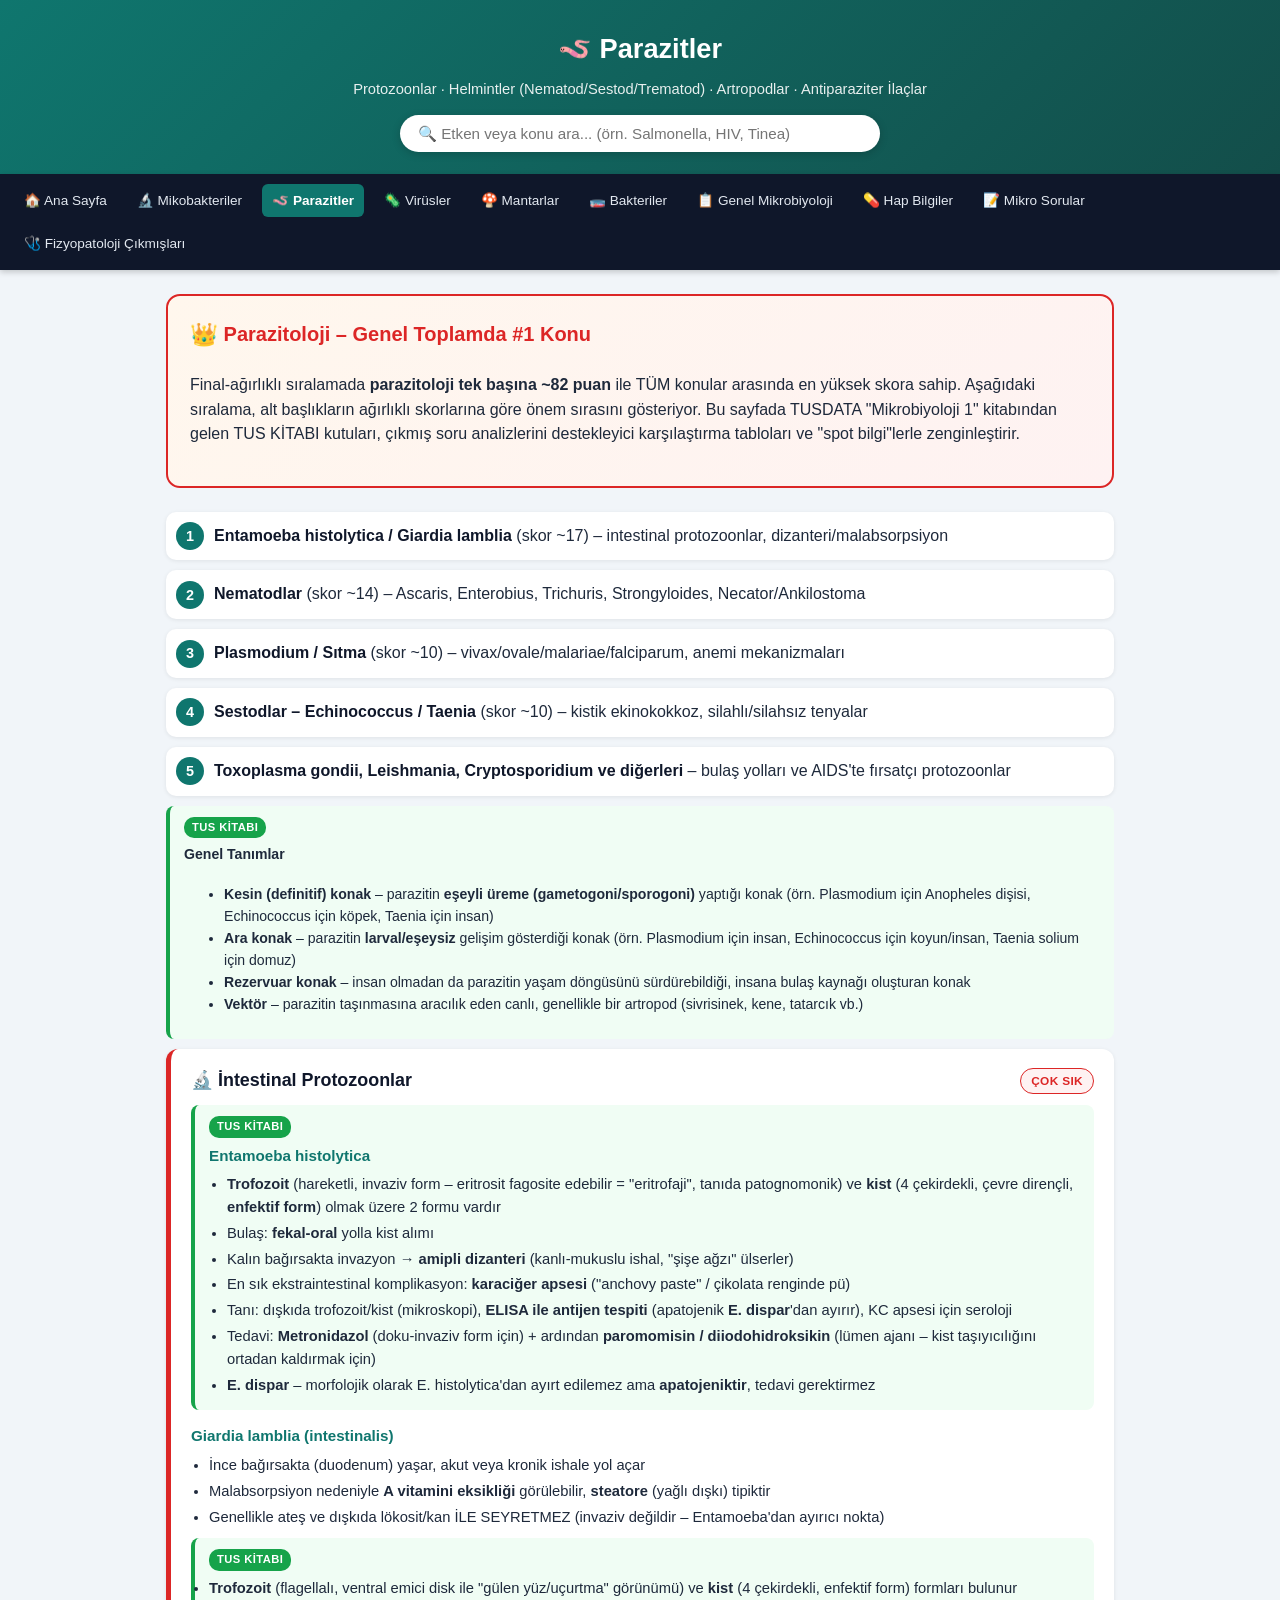
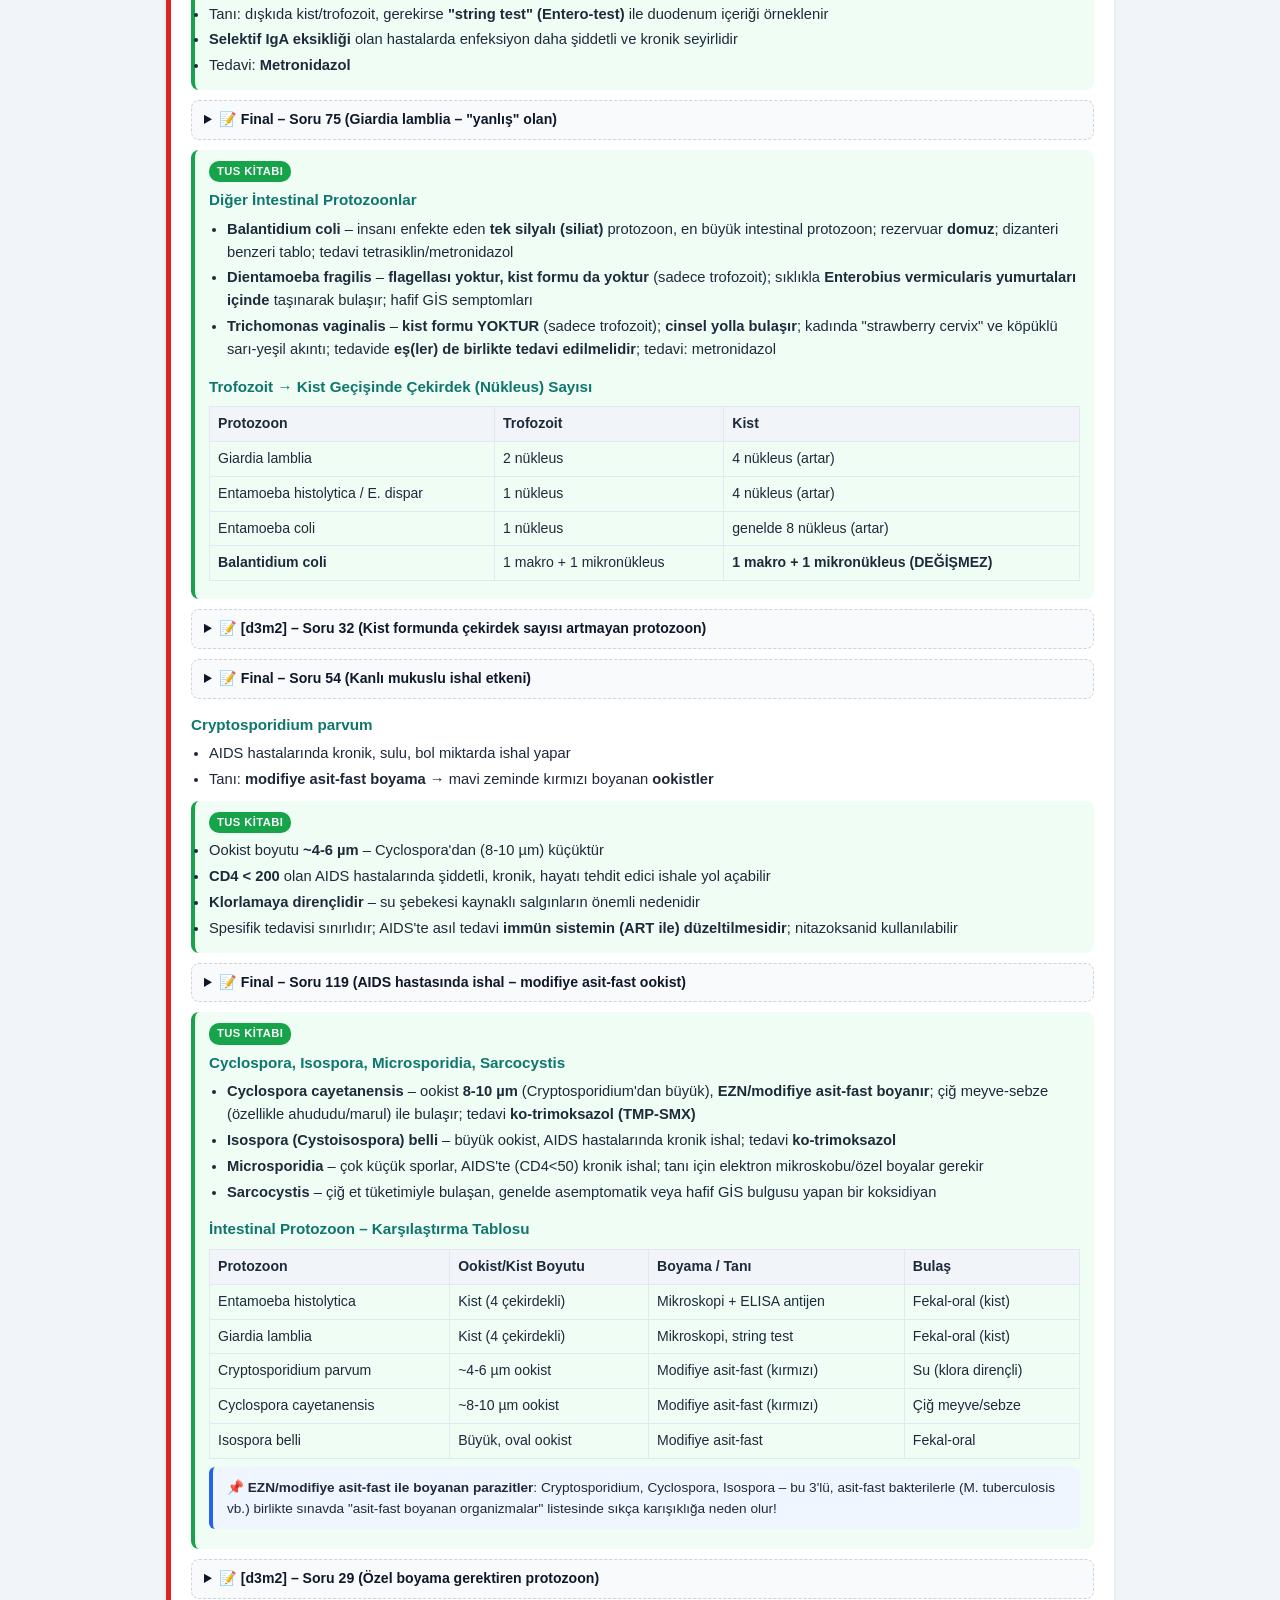
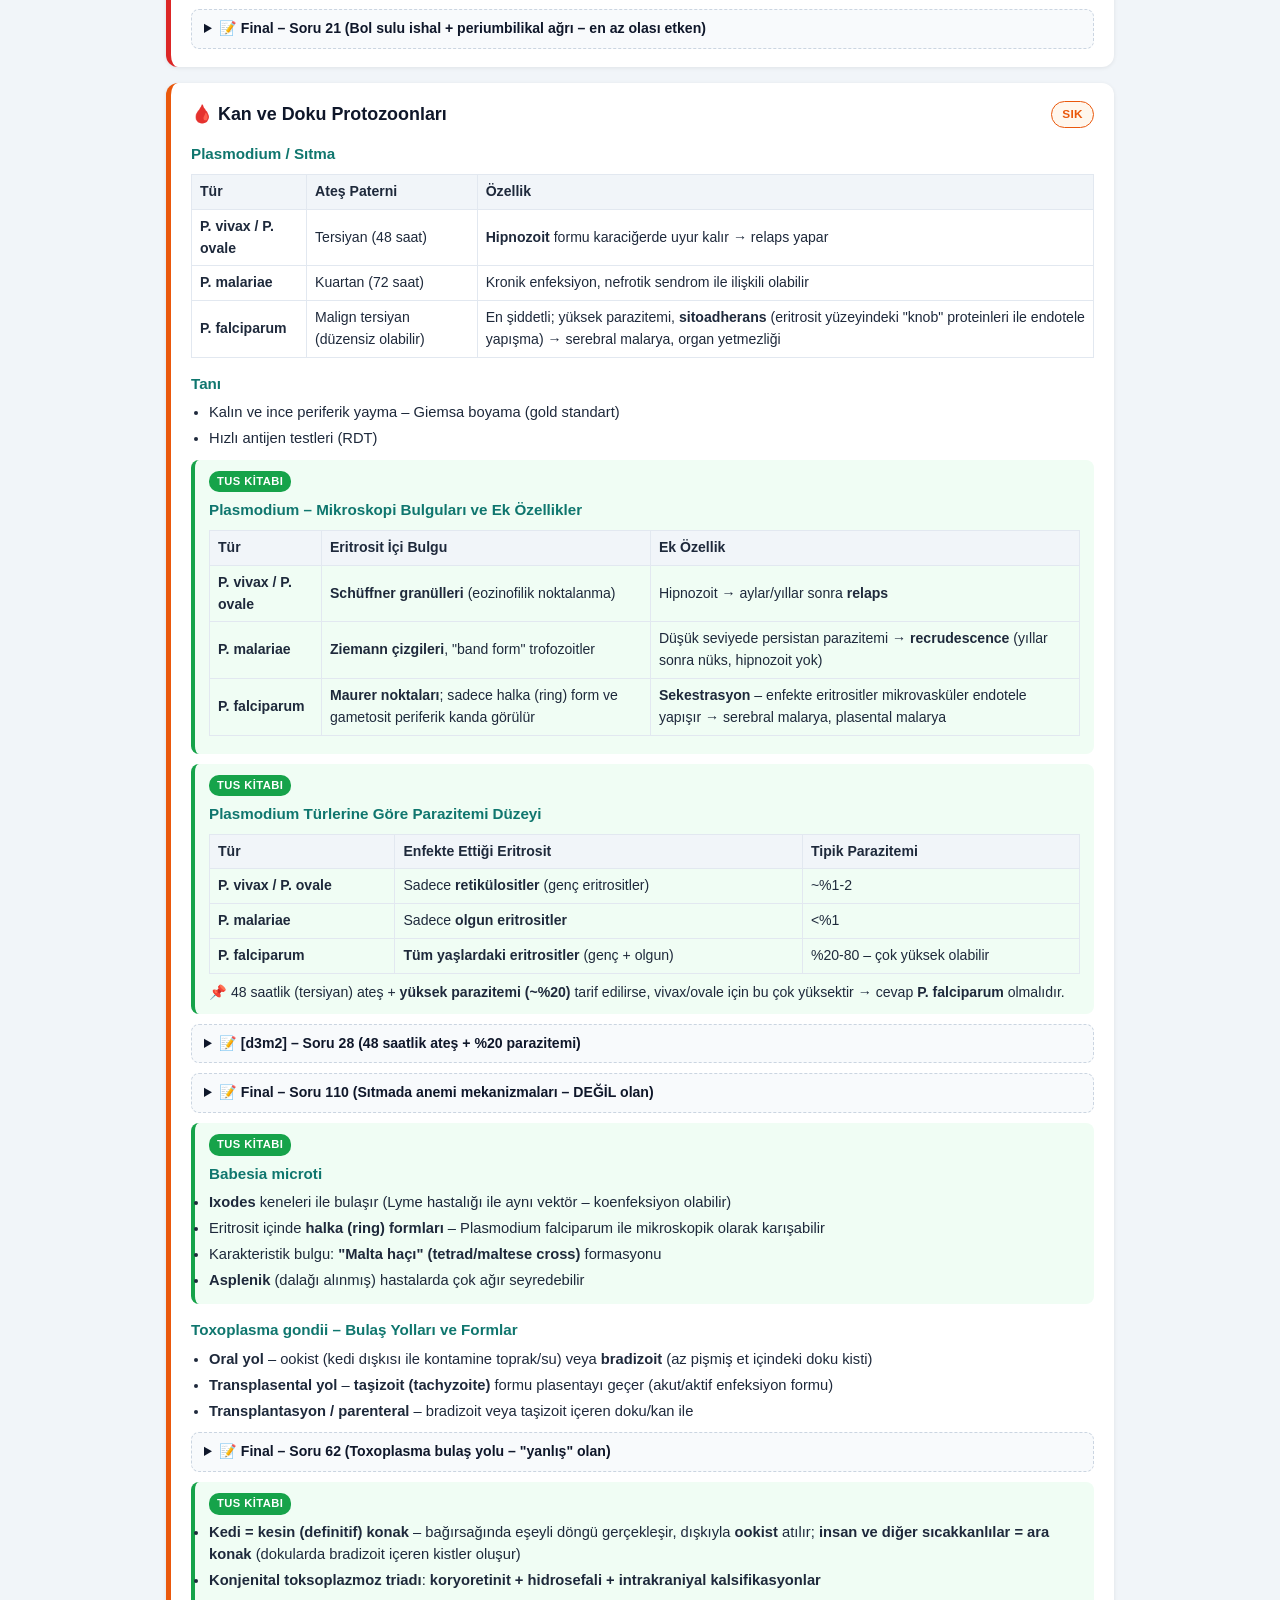
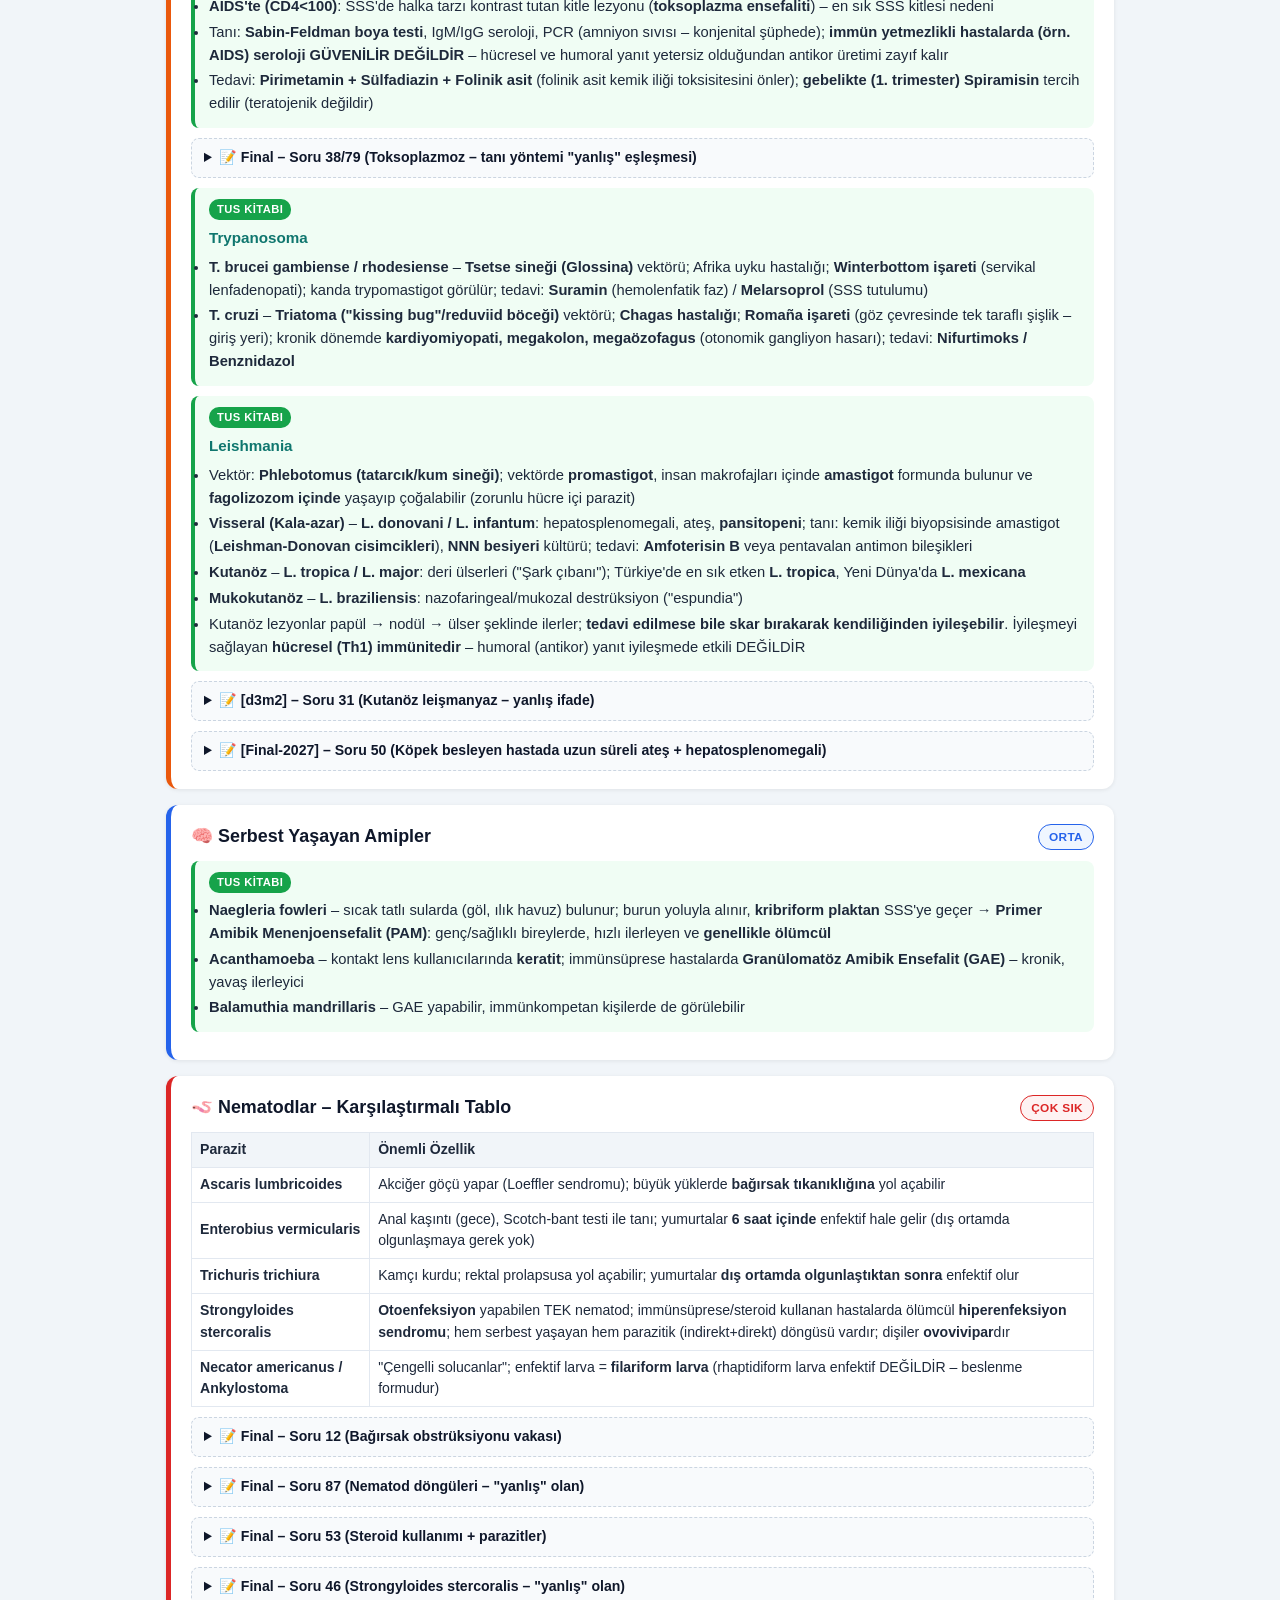
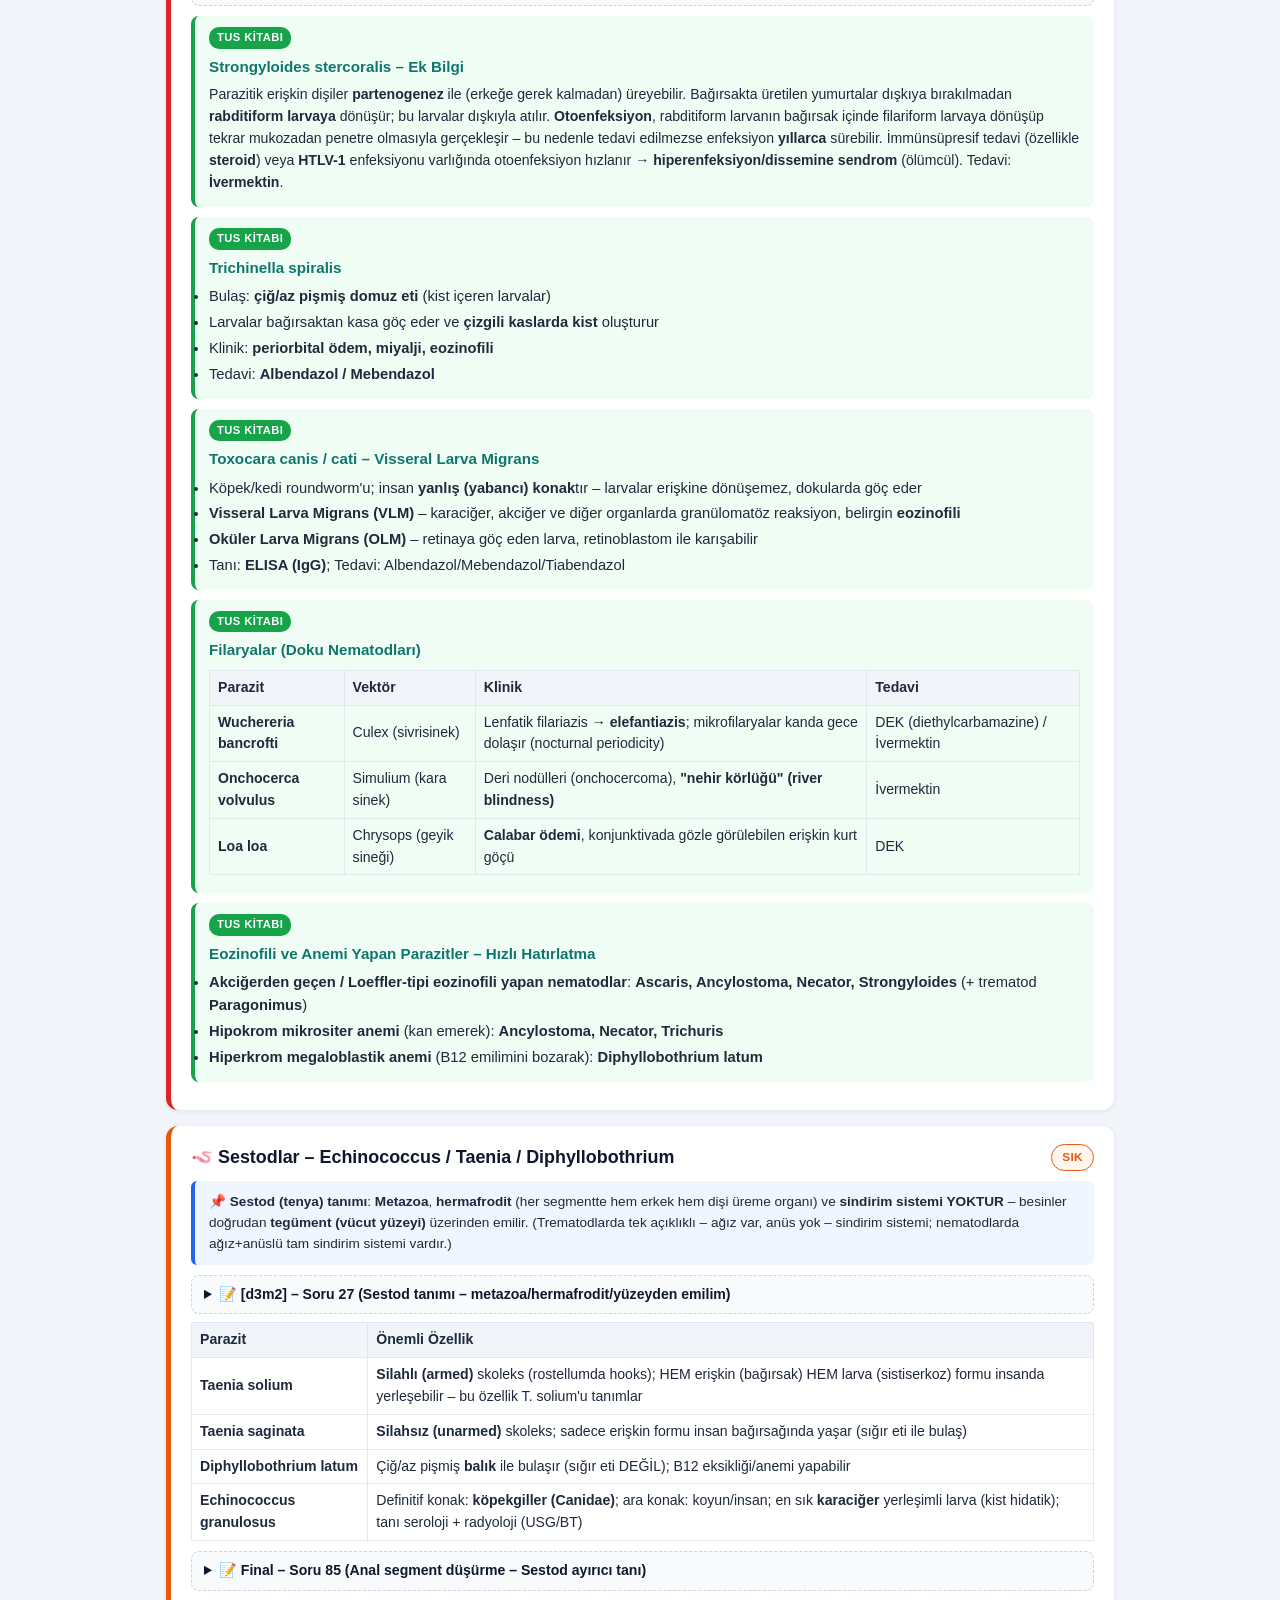
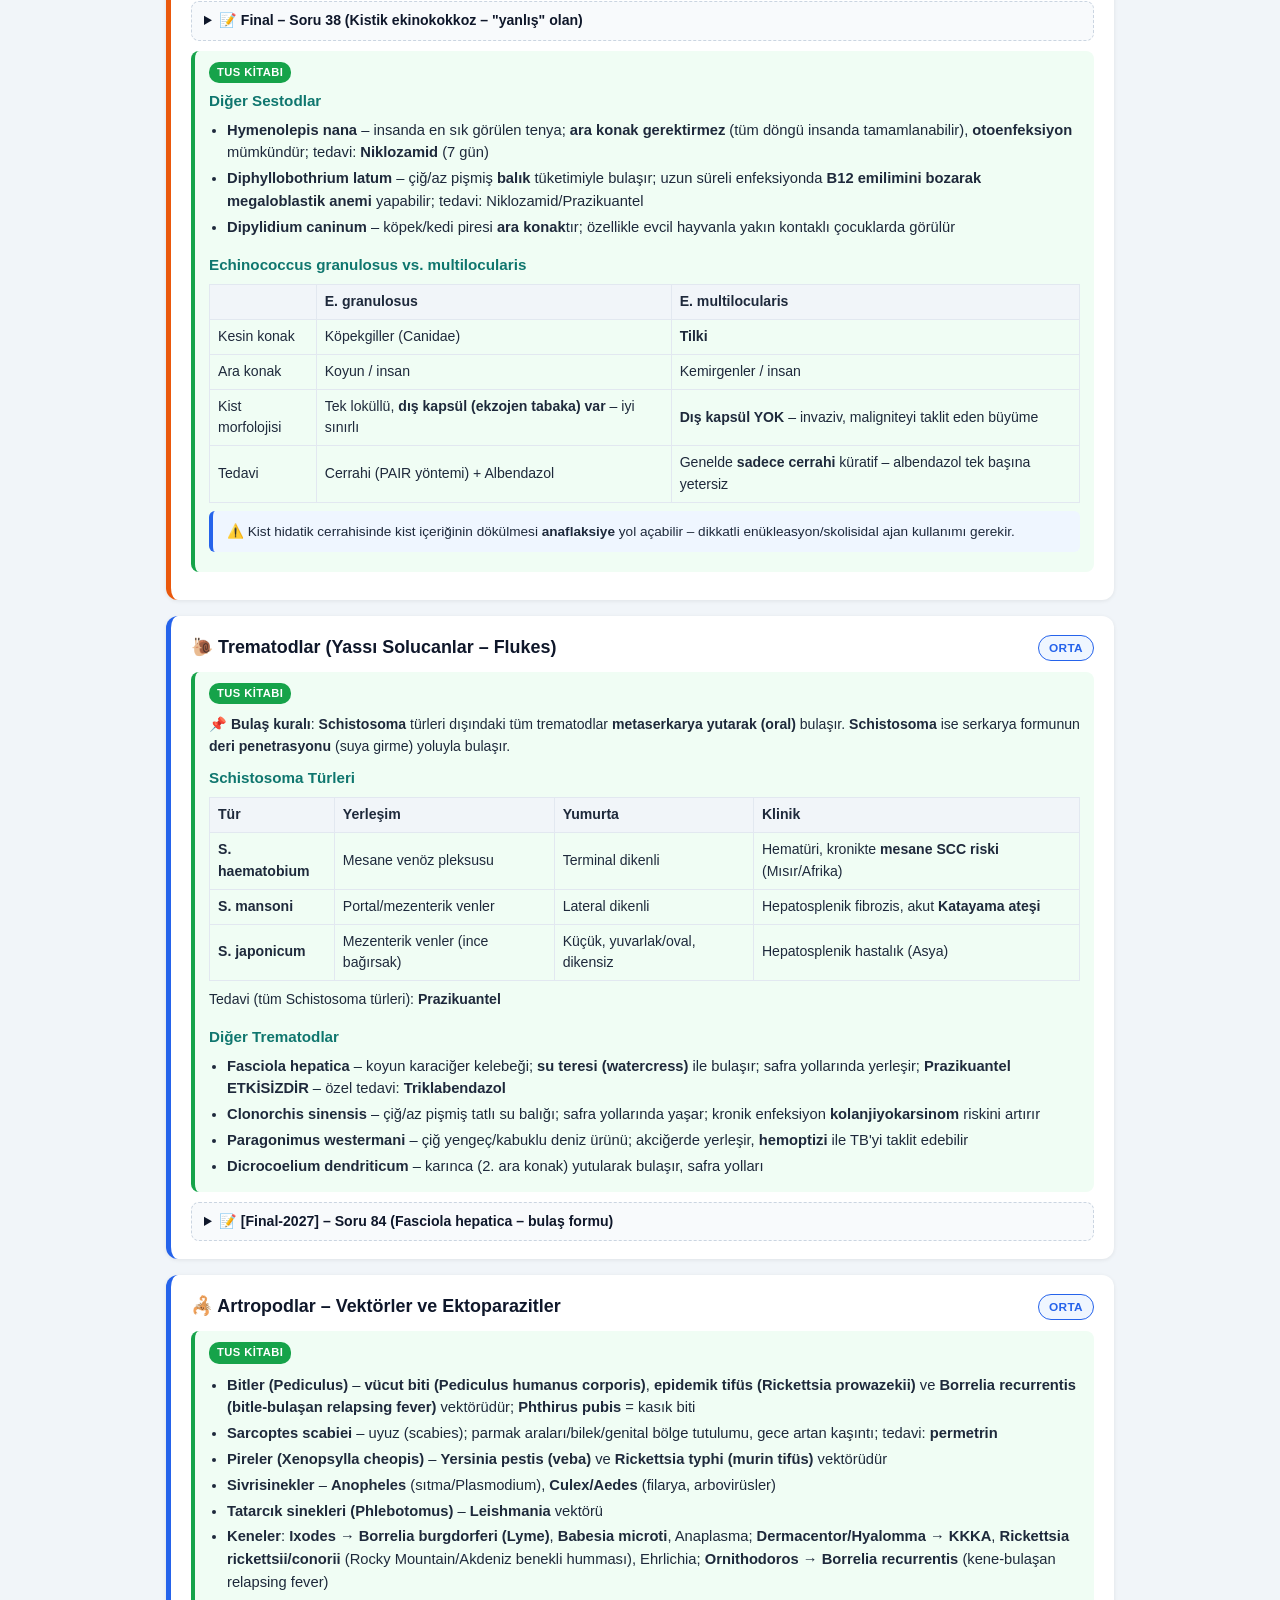
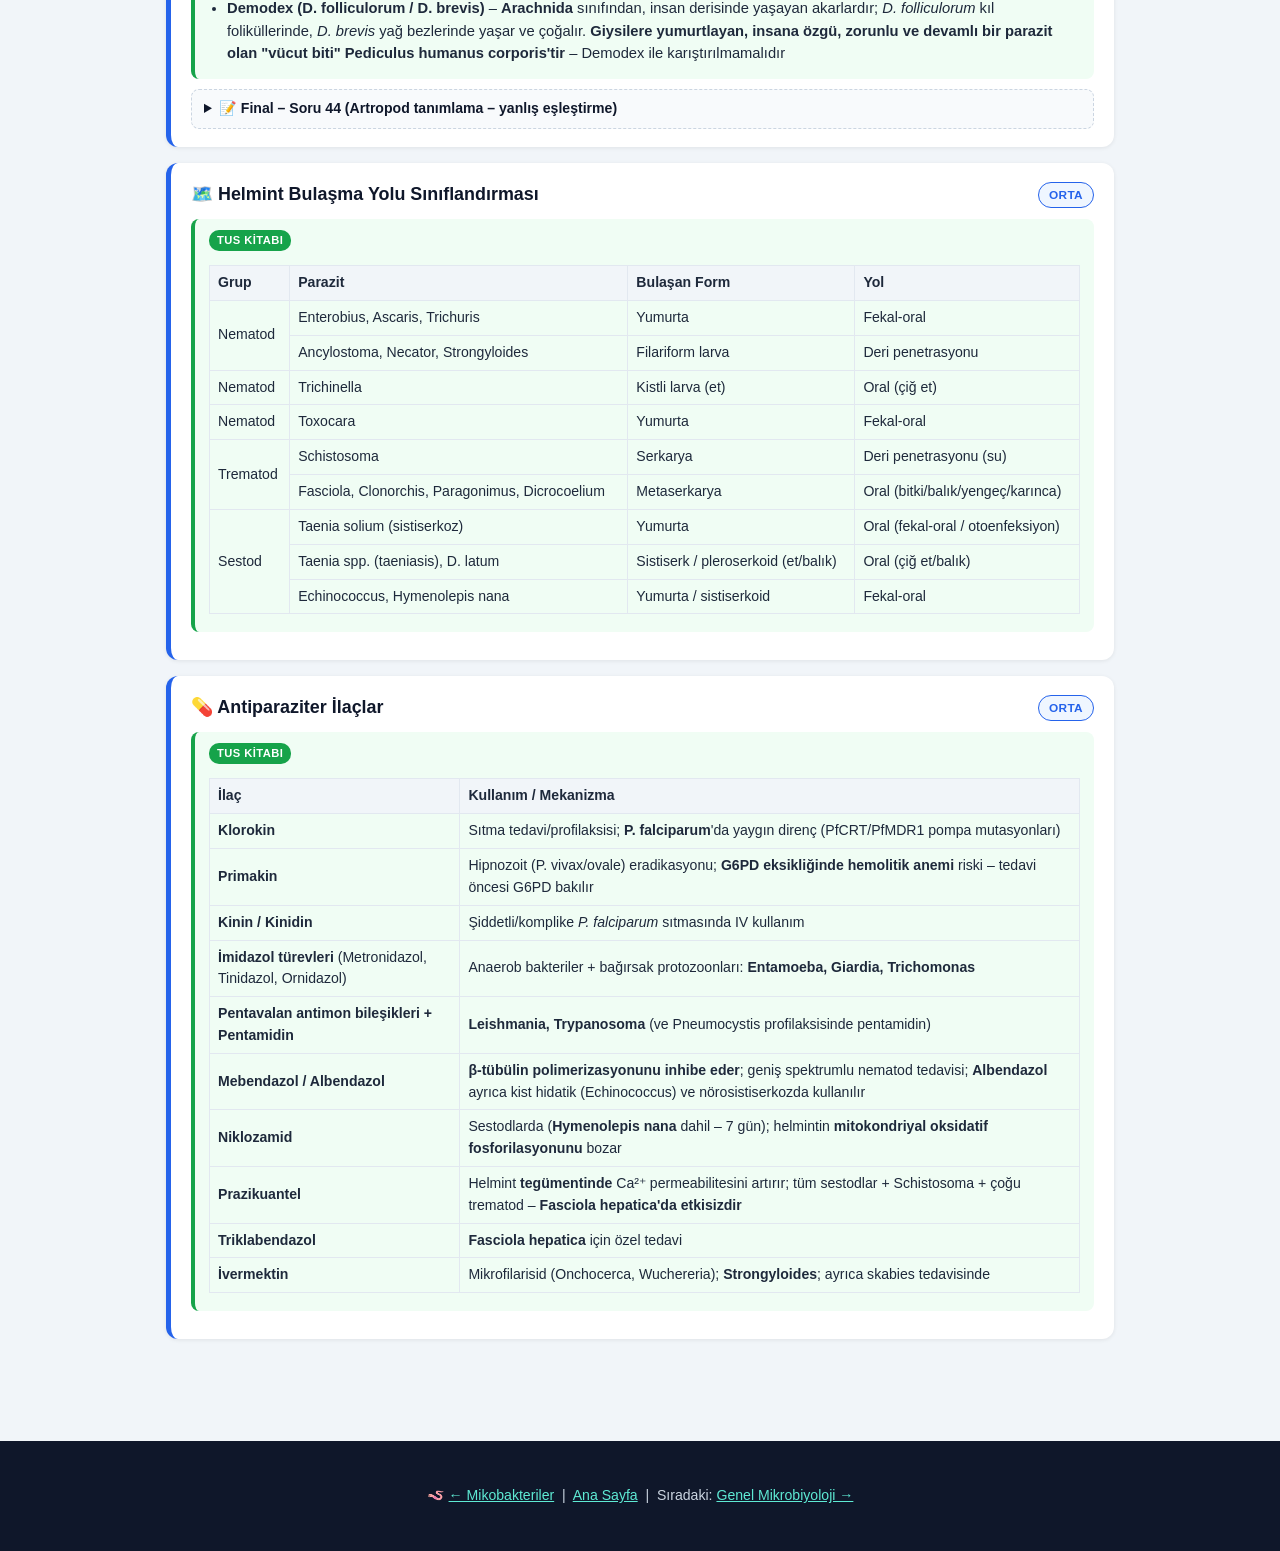
<file: parazitler.html>
<!DOCTYPE html>
<html lang="tr">
<head>
<meta charset="UTF-8">
<meta name="viewport" content="width=device-width, initial-scale=1.0">
<title>Parazitler – Mikrobiyoloji Çalışma Rehberi</title>
<link rel="stylesheet" href="style.css">
</head>
<body>

<header class="hero">
  <h1>🪱 Parazitler</h1>
  <p>Protozoonlar · Helmintler (Nematod/Sestod/Trematod) · Artropodlar · Antiparaziter İlaçlar</p>
  <div class="search-wrap">
    <input type="text" id="searchInput" placeholder="🔍 Etken veya konu ara... (örn. Salmonella, HIV, Tinea)" oninput="microSearch(this.value)" autocomplete="off">
  </div>
</header>

<nav class="toc">
  <a href="index.html">🏠 Ana Sayfa</a>
  <a href="mikobakteriler.html">🔬 Mikobakteriler</a>
  <a href="parazitler.html" class="active">🪱 Parazitler</a>
  <a href="virusler.html">🦠 Virüsler</a>
  <a href="mantarlar.html">🍄 Mantarlar</a>
  <a href="bakteriler.html">🧫 Bakteriler</a>
  <a href="genel.html">📋 Genel Mikrobiyoloji</a>
  <a href="hapbilgiler.html">💊 Hap Bilgiler</a>
  <a href="mikrosorulari.html">📝 Mikro Sorular</a>
  <a href="donem3-soru-bankasi/index.html">🩺 Fizyopatoloji Çıkmışları</a>
</nav>

<main>

<section id="parazitler">
  <div class="highlight-box">
    <h3><span class="crown">👑</span> Parazitoloji – Genel Toplamda #1 Konu</h3>
    <p>Final-ağırlıklı sıralamada <b>parazitoloji tek başına ~82 puan</b> ile TÜM konular arasında en yüksek skora sahip. Aşağıdaki sıralama, alt başlıkların ağırlıklı skorlarına göre önem sırasını gösteriyor. Bu sayfada TUSDATA "Mikrobiyoloji 1" kitabından gelen <span class="tus-tag" style="vertical-align:middle;">TUS KİTABI</span> kutuları, çıkmış soru analizlerini destekleyici karşılaştırma tabloları ve "spot bilgi"lerle zenginleştirir.</p>
  </div>

  <ol class="ranklist">
    <li><b>Entamoeba histolytica / Giardia lamblia</b> (skor ~17) – intestinal protozoonlar, dizanteri/malabsorpsiyon</li>
    <li><b>Nematodlar</b> (skor ~14) – Ascaris, Enterobius, Trichuris, Strongyloides, Necator/Ankilostoma</li>
    <li><b>Plasmodium / Sıtma</b> (skor ~10) – vivax/ovale/malariae/falciparum, anemi mekanizmaları</li>
    <li><b>Sestodlar – Echinococcus / Taenia</b> (skor ~10) – kistik ekinokokkoz, silahlı/silahsız tenyalar</li>
    <li><b>Toxoplasma gondii, Leishmania, Cryptosporidium ve diğerleri</b> – bulaş yolları ve AIDS'te fırsatçı protozoonlar</li>
  </ol>

  <div class="tus-box">
    <span class="tus-tag">TUS KİTABI</span>
    <h4 style="margin-top:0;">Genel Tanımlar</h4>
    <ul>
      <li><b>Kesin (definitif) konak</b> – parazitin <b>eşeyli üreme (gametogoni/sporogoni)</b> yaptığı konak (örn. Plasmodium için Anopheles dişisi, Echinococcus için köpek, Taenia için insan)</li>
      <li><b>Ara konak</b> – parazitin <b>larval/eşeysiz</b> gelişim gösterdiği konak (örn. Plasmodium için insan, Echinococcus için koyun/insan, Taenia solium için domuz)</li>
      <li><b>Rezervuar konak</b> – insan olmadan da parazitin yaşam döngüsünü sürdürebildiği, insana bulaş kaynağı oluşturan konak</li>
      <li><b>Vektör</b> – parazitin taşınmasına aracılık eden canlı, genellikle bir artropod (sivrisinek, kene, tatarcık vb.)</li>
    </ul>
  </div>

  <!-- ======================= İNTESTİNAL PROTOZOONLAR ======================= -->
  <div class="topic-card cok-sik-card">
    <div class="topic-header">
      <h3>🔬 İntestinal Protozoonlar</h3>
      <span class="badge cok-sik">ÇOK SIK</span>
    </div>

    <div class="tus-box">
      <span class="tus-tag">TUS KİTABI</span>
      <h4 style="margin-top:0;">Entamoeba histolytica</h4>
      <ul>
        <li><b>Trofozoit</b> (hareketli, invaziv form – eritrosit fagosite edebilir = "eritrofaji", tanıda patognomonik) ve <b>kist</b> (4 çekirdekli, çevre dirençli, <b>enfektif form</b>) olmak üzere 2 formu vardır</li>
        <li>Bulaş: <b>fekal-oral</b> yolla kist alımı</li>
        <li>Kalın bağırsakta invazyon → <b>amipli dizanteri</b> (kanlı-mukuslu ishal, "şişe ağzı" ülserler)</li>
        <li>En sık ekstraintestinal komplikasyon: <b>karaciğer apsesi</b> ("anchovy paste" / çikolata renginde pü)</li>
        <li>Tanı: dışkıda trofozoit/kist (mikroskopi), <b>ELISA ile antijen tespiti</b> (apatojenik <b>E. dispar</b>'dan ayırır), KC apsesi için seroloji</li>
        <li>Tedavi: <b>Metronidazol</b> (doku-invaziv form için) + ardından <b>paromomisin / diiodohidroksikin</b> (lümen ajanı – kist taşıyıcılığını ortadan kaldırmak için)</li>
        <li><b>E. dispar</b> – morfolojik olarak E. histolytica'dan ayırt edilemez ama <b>apatojeniktir</b>, tedavi gerektirmez</li>
      </ul>
    </div>

    <h4>Giardia lamblia (intestinalis)</h4>
    <ul>
      <li>İnce bağırsakta (duodenum) yaşar, akut veya kronik ishale yol açar</li>
      <li>Malabsorpsiyon nedeniyle <b>A vitamini eksikliği</b> görülebilir, <b>steatore</b> (yağlı dışkı) tipiktir</li>
      <li>Genellikle ateş ve dışkıda lökosit/kan İLE SEYRETMEZ (invaziv değildir – Entamoeba'dan ayırıcı nokta)</li>
    </ul>
    <div class="tus-box">
      <span class="tus-tag">TUS KİTABI</span>
      <ul style="margin:0;">
        <li><b>Trofozoit</b> (flagellalı, ventral emici disk ile "gülen yüz/uçurtma" görünümü) ve <b>kist</b> (4 çekirdekli, enfektif form) formları bulunur</li>
        <li>Tanı: dışkıda kist/trofozoit, gerekirse <b>"string test" (Entero-test)</b> ile duodenum içeriği örneklenir</li>
        <li><b>Selektif IgA eksikliği</b> olan hastalarda enfeksiyon daha şiddetli ve kronik seyirlidir</li>
        <li>Tedavi: <b>Metronidazol</b></li>
      </ul>
    </div>
    <details class="q">
      <summary>📝 Final – Soru 75 (Giardia lamblia – "yanlış" olan)</summary>
      <div class="qbody">"Giardia lamblia ile ilgili olarak aşağıdakilerden hangisi yanlıştır?
A) Akut veya kronik ishale yol açar
B) A vitamini eksikliği gözlenebilir
C) Ateş ve dışkıda kan görülür
D) Primer olarak duodenum ve jejenumda yerleşir
E) Bağırsakta yoğun gaz oluşumuna neden olur"</div>
      <div class="answer">✅ Cevap: <b>C) Ateş ve dışkıda kan görülür</b> – Giardia <b>non-invaziv</b> bir parazittir, invazyon göstermez; bu nedenle ateş ve dışkıda kan/lökosit GÖRÜLMEZ (bu özellik Entamoeba histolytica gibi invaziv ajanlara aittir). Diğer şıklar doğrudur: akut/kronik ishal yapar, A/D/E/K vitamini emilim bozukluğu (A vit. eksikliği), duodenum-jejunum yerleşimi ve steatore ile birlikte bağırsakta gaz/şişkinlik Giardia'nın tipik özellikleridir.</div>
      <div class="src">Kaynak: dönem3 tüm final çıkmışları27.txt, satır 6495-6504, çözüm satır 7465-7470</div>
    </details>

    <div class="tus-box">
      <span class="tus-tag">TUS KİTABI</span>
      <h4 style="margin-top:0;">Diğer İntestinal Protozoonlar</h4>
      <ul>
        <li><b>Balantidium coli</b> – insanı enfekte eden <b>tek silyalı (siliat)</b> protozoon, en büyük intestinal protozoon; rezervuar <b>domuz</b>; dizanteri benzeri tablo; tedavi tetrasiklin/metronidazol</li>
        <li><b>Dientamoeba fragilis</b> – <b>flagellası yoktur, kist formu da yoktur</b> (sadece trofozoit); sıklıkla <b>Enterobius vermicularis yumurtaları içinde</b> taşınarak bulaşır; hafif GİS semptomları</li>
        <li><b>Trichomonas vaginalis</b> – <b>kist formu YOKTUR</b> (sadece trofozoit); <b>cinsel yolla bulaşır</b>; kadında "strawberry cervix" ve köpüklü sarı-yeşil akıntı; tedavide <b>eş(ler) de birlikte tedavi edilmelidir</b>; tedavi: metronidazol</li>
      </ul>
      <h4>Trofozoit → Kist Geçişinde Çekirdek (Nükleus) Sayısı</h4>
      <table class="compare">
        <tr><th>Protozoon</th><th>Trofozoit</th><th>Kist</th></tr>
        <tr><td>Giardia lamblia</td><td>2 nükleus</td><td>4 nükleus (artar)</td></tr>
        <tr><td>Entamoeba histolytica / E. dispar</td><td>1 nükleus</td><td>4 nükleus (artar)</td></tr>
        <tr><td>Entamoeba coli</td><td>1 nükleus</td><td>genelde 8 nükleus (artar)</td></tr>
        <tr><td><b>Balantidium coli</b></td><td>1 makro + 1 mikronükleus</td><td><b>1 makro + 1 mikronükleus (DEĞİŞMEZ)</b></td></tr>
      </table>
    </div>

    <details class="q">
      <summary>📝 [d3m2] – Soru 32 (Kist formunda çekirdek sayısı artmayan protozoon)</summary>
      <div class="qbody">"Aşağıdakilerden hangisi kist formuna geçerken (veya olgun kist halindeyken) nükleus sayısı artmaz?
A) Giardia lamblia
B) Entamoeba coli
C) Entamoeba histolytica
D) Entamoeba dispar
E) Balantidium coli"</div>
      <div class="answer">✅ Cevap: <b>E) Balantidium coli</b> – Hem trofozoit hem kist formunda <b>1 makronükleus + 1 mikronükleus</b> bulunur, sayı değişmez. Diğerlerinde trofozoit→kist geçişinde nükleus sayısı artar (Giardia 2→4, E. histolytica/dispar 1→4, E. coli 1→~8).</div>
      <div class="src">Kaynak: 29 d3m2.txt, satır 296-302, 1312-1319</div>
    </details>

    <details class="q">
      <summary>📝 Final – Soru 54 (Kanlı mukuslu ishal etkeni)</summary>
      <div class="qbody">"Kanlı mukuslu ishali olan hastada bu tabloya neden olabilecek en olası etken?
A) Balantidium coli
B) Blastocystis hominis
C) Entamoeba coli
D) Cryptosporidium türleri
E) Dientamoeba fragilis"</div>
      <div class="answer">✅ Cevap: <b>A) Balantidium coli</b> – Balantidium coli, kalın bağırsak mukozasını invaze ederek <b>dizanteri benzeri (kanlı-mukuslu) ishale</b> neden olabilen tek silyalı protozoondur. Blastocystis hominis ve Entamoeba coli genellikle non-patojen kommensallerdir, Cryptosporidium tipik olarak sulu (kanlı olmayan) ishal yapar, Dientamoeba fragilis hafif GİS semptomlarına yol açar.</div>
      <div class="src">Kaynak: dönem3 tüm final çıkmışları27.txt, satır 5148-5154</div>
    </details>

    <h4>Cryptosporidium parvum</h4>
    <ul>
      <li>AIDS hastalarında kronik, sulu, bol miktarda ishal yapar</li>
      <li>Tanı: <b>modifiye asit-fast boyama</b> → mavi zeminde kırmızı boyanan <b>ookistler</b></li>
    </ul>
    <div class="tus-box">
      <span class="tus-tag">TUS KİTABI</span>
      <ul style="margin:0;">
        <li>Ookist boyutu <b>~4-6 µm</b> – Cyclospora'dan (8-10 µm) küçüktür</li>
        <li><b>CD4 &lt; 200</b> olan AIDS hastalarında şiddetli, kronik, hayatı tehdit edici ishale yol açabilir</li>
        <li><b>Klorlamaya dirençlidir</b> – su şebekesi kaynaklı salgınların önemli nedenidir</li>
        <li>Spesifik tedavisi sınırlıdır; AIDS'te asıl tedavi <b>immün sistemin (ART ile) düzeltilmesidir</b>; nitazoksanid kullanılabilir</li>
      </ul>
    </div>
    <details class="q">
      <summary>📝 Final – Soru 119 (AIDS hastasında ishal – modifiye asit-fast ookist)</summary>
      <div class="qbody">"AIDS tanısı ile takip edilmekte olan bir hasta hafif ateş, iştahsızlık, bulantı, kusma, karında kramp tarzında ağrı, bir günde 20-30 defayı bulan ishal şikayeti ile doktora başvurmuştur. Dışkıdan hazırlanan preparatlar modifiye asit-fast yöntemi ile boyanmış ve mikroskobik incelemede mavi zeminde kırmızı renkli ookistler görülmüştür. Bu olguda ishale neden olan en muhtemel etken aşağıdakilerden hangisidir?
A) Shigella flexneri   B) Cryptosporidium parvum   C) Campylobacter jejuni   D) Mycobacterium tuberculosis   E) Giardia lamblia"</div>
      <div class="answer">✅ Cevap: <b>B) Cryptosporidium parvum</b> – Modifiye asit-fast boyamada mavi zeminde kırmızı ookistler Cryptosporidium için patognomoniktir.</div>
      <div class="src">Kaynak: dönem3 tüm final çıkmışları27.txt, satır 1083-1097</div>
    </details>

    <div class="tus-box">
      <span class="tus-tag">TUS KİTABI</span>
      <h4 style="margin-top:0;">Cyclospora, Isospora, Microsporidia, Sarcocystis</h4>
      <ul>
        <li><b>Cyclospora cayetanensis</b> – ookist <b>8-10 µm</b> (Cryptosporidium'dan büyük), <b>EZN/modifiye asit-fast boyanır</b>; çiğ meyve-sebze (özellikle ahududu/marul) ile bulaşır; tedavi <b>ko-trimoksazol (TMP-SMX)</b></li>
        <li><b>Isospora (Cystoisospora) belli</b> – büyük ookist, AIDS hastalarında kronik ishal; tedavi <b>ko-trimoksazol</b></li>
        <li><b>Microsporidia</b> – çok küçük sporlar, AIDS'te (CD4&lt;50) kronik ishal; tanı için elektron mikroskobu/özel boyalar gerekir</li>
        <li><b>Sarcocystis</b> – çiğ et tüketimiyle bulaşan, genelde asemptomatik veya hafif GİS bulgusu yapan bir koksidiyan</li>
      </ul>
      <h4>İntestinal Protozoon – Karşılaştırma Tablosu</h4>
      <table class="compare">
        <tr><th>Protozoon</th><th>Ookist/Kist Boyutu</th><th>Boyama / Tanı</th><th>Bulaş</th></tr>
        <tr><td>Entamoeba histolytica</td><td>Kist (4 çekirdekli)</td><td>Mikroskopi + ELISA antijen</td><td>Fekal-oral (kist)</td></tr>
        <tr><td>Giardia lamblia</td><td>Kist (4 çekirdekli)</td><td>Mikroskopi, string test</td><td>Fekal-oral (kist)</td></tr>
        <tr><td>Cryptosporidium parvum</td><td>~4-6 µm ookist</td><td>Modifiye asit-fast (kırmızı)</td><td>Su (klora dirençli)</td></tr>
        <tr><td>Cyclospora cayetanensis</td><td>~8-10 µm ookist</td><td>Modifiye asit-fast (kırmızı)</td><td>Çiğ meyve/sebze</td></tr>
        <tr><td>Isospora belli</td><td>Büyük, oval ookist</td><td>Modifiye asit-fast</td><td>Fekal-oral</td></tr>
      </table>
      <div class="note" style="margin-top:8px;">📌 <b>EZN/modifiye asit-fast ile boyanan parazitler</b>: Cryptosporidium, Cyclospora, Isospora – bu 3'lü, asit-fast bakterilerle (M. tuberculosis vb.) birlikte sınavda "asit-fast boyanan organizmalar" listesinde sıkça karışıklığa neden olur!</div>
    </div>

    <details class="q">
      <summary>📝 [d3m2] – Soru 29 (Özel boyama gerektiren protozoon)</summary>
      <div class="qbody">"Dışkıda görülen aşağıdaki protozoonlardan hangisinin tanımlaması ve ayırıcı tanısı, en azından özel boyama yöntemleri (örn. asit-fast) olmadan yapılamaz?
A) Entamoeba histolytica kisti
B) Cyclospora cayetanensis ookisti
C) Giardia lamblia trofozoiti
D) Cystoisospora belli ookisti
E) Entamoeba coli kisti"</div>
      <div class="answer">✅ Cevap: <b>B) Cyclospora cayetanensis ookisti</b> – E. histolytica/E. coli kistleri (çekirdek/kromatin yapısı) ve Giardia trofozoiti (armut şekli, 2 nükleus, kamçılar) rutin mikroskopi ile tanınabilir. Cystoisospora belli de asit-fast boyanır ama boyutu (~24-30 µm) çok büyük olduğundan boyasız da ayırt edilebilir. <b>Cyclospora</b> ise rutin preparatta güvenle ayırt edilemez, kesin tanı için asit-fast boyama gerekir.</div>
      <div class="src">Kaynak: 29 d3m2.txt, satır 268-275, 1258-1276</div>
    </details>

    <details class="q">
      <summary>📝 Final – Soru 21 (Bol sulu ishal + periumbilikal ağrı – en az olası etken)</summary>
      <div class="qbody">"Bol sulu ishal, göbek çevresinde ağrı ile seyreden klinik tablonun aşağıdaki parazitlerden hangisine ait olma ihtimali en düşüktür?
A) Cyclospora cayetanensis
B) Entamoeba histolytica
C) Cystoisospora belli
D) Giardia lamblia
E) Cryptosporidium sp."</div>
      <div class="answer unsure">⚠️ Muhtemel cevap: <b>B) Entamoeba histolytica</b> – Cyclospora, Cystoisospora, Giardia ve Cryptosporidium klasik olarak <b>bol sulu (kanlı olmayan) ishale</b> neden olur. <i>Entamoeba histolytica</i> ise invaziv kolit yaptığında tipik olarak <b>amipli dizanteri</b> (kanlı-mukuslu, az miktarda ve sık dışkılama) tablosuna yol açar – "bol sulu ishal" tanımına en az uyan budur. (Kaynak çözüm metninde bu soru için cevap belirtilmemiştir.)</div>
      <div class="src">Kaynak: dönem3 tüm final çıkmışları27.txt, satır 7838-7845 (çözümde cevap verilmemiş)</div>
    </details>
  </div>

  <!-- ======================= KAN VE DOKU PROTOZOONLARI ======================= -->
  <div class="topic-card sik-card">
    <div class="topic-header">
      <h3>🩸 Kan ve Doku Protozoonları</h3>
      <span class="badge sik">SIK</span>
    </div>
    <h4>Plasmodium / Sıtma</h4>
    <table class="compare">
      <tr><th>Tür</th><th>Ateş Paterni</th><th>Özellik</th></tr>
      <tr><td><b>P. vivax / P. ovale</b></td><td>Tersiyan (48 saat)</td><td><b>Hipnozoit</b> formu karaciğerde uyur kalır → relaps yapar</td></tr>
      <tr><td><b>P. malariae</b></td><td>Kuartan (72 saat)</td><td>Kronik enfeksiyon, nefrotik sendrom ile ilişkili olabilir</td></tr>
      <tr><td><b>P. falciparum</b></td><td>Malign tersiyan (düzensiz olabilir)</td><td>En şiddetli; yüksek parazitemi, <b>sitoadherans</b> (eritrosit yüzeyindeki "knob" proteinleri ile endotele yapışma) → serebral malarya, organ yetmezliği</td></tr>
    </table>
    <h4>Tanı</h4>
    <ul><li>Kalın ve ince periferik yayma – Giemsa boyama (gold standart)</li><li>Hızlı antijen testleri (RDT)</li></ul>

    <div class="tus-box">
      <span class="tus-tag">TUS KİTABI</span>
      <h4 style="margin-top:0;">Plasmodium – Mikroskopi Bulguları ve Ek Özellikler</h4>
      <table class="compare">
        <tr><th>Tür</th><th>Eritrosit İçi Bulgu</th><th>Ek Özellik</th></tr>
        <tr><td><b>P. vivax / P. ovale</b></td><td><b>Schüffner granülleri</b> (eozinofilik noktalanma)</td><td>Hipnozoit → aylar/yıllar sonra <b>relaps</b></td></tr>
        <tr><td><b>P. malariae</b></td><td><b>Ziemann çizgileri</b>, "band form" trofozoitler</td><td>Düşük seviyede persistan parazitemi → <b>recrudescence</b> (yıllar sonra nüks, hipnozoit yok)</td></tr>
        <tr><td><b>P. falciparum</b></td><td><b>Maurer noktaları</b>; sadece halka (ring) form ve gametosit periferik kanda görülür</td><td><b>Sekestrasyon</b> – enfekte eritrositler mikrovasküler endotele yapışır → serebral malarya, plasental malarya</td></tr>
      </table>
    </div>

    <div class="tus-box">
      <span class="tus-tag">TUS KİTABI</span>
      <h4 style="margin-top:0;">Plasmodium Türlerine Göre Parazitemi Düzeyi</h4>
      <table class="compare">
        <tr><th>Tür</th><th>Enfekte Ettiği Eritrosit</th><th>Tipik Parazitemi</th></tr>
        <tr><td><b>P. vivax / P. ovale</b></td><td>Sadece <b>retikülositler</b> (genç eritrositler)</td><td>~%1-2</td></tr>
        <tr><td><b>P. malariae</b></td><td>Sadece <b>olgun eritrositler</b></td><td>&lt;%1</td></tr>
        <tr><td><b>P. falciparum</b></td><td><b>Tüm yaşlardaki eritrositler</b> (genç + olgun)</td><td>%20-80 – çok yüksek olabilir</td></tr>
      </table>
      <p style="margin:6px 0 0;">📌 48 saatlik (tersiyan) ateş + <b>yüksek parazitemi (~%20)</b> tarif edilirse, vivax/ovale için bu çok yüksektir → cevap <b>P. falciparum</b> olmalıdır.</p>
    </div>

    <details class="q">
      <summary>📝 [d3m2] – Soru 28 (48 saatlik ateş + %20 parazitemi)</summary>
      <div class="qbody">"Hasta 48 saatte bir yükselen ateş nöbeti şikayetiyle başvuruyor. Yapılan periferik kan yaymasında eritrositlerin %20'sinde protozoon enfeksiyonu saptanıyor. En olası etken aşağıdakilerden hangisidir?
A) Plasmodium knowlesi
B) Plasmodium falciparum
C) Plasmodium ovale
D) Plasmodium vivax
E) Plasmodium malariae"</div>
      <div class="answer">✅ Cevap: <b>B) Plasmodium falciparum</b> – 48 saatlik ateş paterni vivax, ovale ve falciparum'da da görülebilir; ancak <b>%20 parazitemi</b> sadece falciparum'un tüm yaştaki eritrositleri enfekte edebilme özelliğiyle açıklanabilir (vivax/ovale ~%1-2 ile sınırlıdır).</div>
      <div class="src">Kaynak: 29 d3m2.txt, satır 259-267, 1239-1257</div>
    </details>

    <details class="q">
      <summary>📝 Final – Soru 110 (Sıtmada anemi mekanizmaları – DEĞİL olan)</summary>
      <div class="qbody">"Aşağıdakilerden hangisi sıtmada görülen aneminin nedenlerinden biri değildir?
A) Enfekte eritrositlerin birbirine ve enfekte olmayanlara yapışması
B) Çok sayıda eritrositin kompleman aracılı ve otoimmun hemolizi
C) Dalakta hem enfekte hem de enfekte olmayan eritrositlerin yıkımının artması
D) Hemazoin pigmentine bağlı demirin geri döndürülememesi
E) Kemik iliğinde eritropoezin baskılanması"</div>
      <div class="answer unsure">⚠️ Muhtemel cevap: <b>A</b> – Eritrositlerin birbirine yapışması (rozet oluşumu/sitoadherans) doğrudan bir <i>anemi</i> mekanizması olarak değil, daha çok mikrovasküler tıkanıklık/organ yetmezliği mekanizması olarak bilinir. B, C, D, E klasik olarak sıtma anemisinin kabul edilen nedenleridir (kompleman aracılı hemoliz, splenik sekestrasyon/yıkım, hemozoine bağlı demir kullanım bozukluğu, eritropoez baskılanması). Kesinlik için ders notunla teyit et.</div>
      <div class="src">Kaynak: dönem3 tüm final çıkmışları27.txt, satır 6818-6828</div>
    </details>

    <div class="tus-box">
      <span class="tus-tag">TUS KİTABI</span>
      <h4 style="margin-top:0;">Babesia microti</h4>
      <ul style="margin:0;">
        <li><b>Ixodes</b> keneleri ile bulaşır (Lyme hastalığı ile aynı vektör – koenfeksiyon olabilir)</li>
        <li>Eritrosit içinde <b>halka (ring) formları</b> – Plasmodium falciparum ile mikroskopik olarak karışabilir</li>
        <li>Karakteristik bulgu: <b>"Malta haçı" (tetrad/maltese cross)</b> formasyonu</li>
        <li><b>Asplenik</b> (dalağı alınmış) hastalarda çok ağır seyredebilir</li>
      </ul>
    </div>

    <h4>Toxoplasma gondii – Bulaş Yolları ve Formlar</h4>
    <ul>
      <li><b>Oral yol</b> – ookist (kedi dışkısı ile kontamine toprak/su) veya <b>bradizoit</b> (az pişmiş et içindeki doku kisti)</li>
      <li><b>Transplasental yol</b> – <b>taşizoit (tachyzoite)</b> formu plasentayı geçer (akut/aktif enfeksiyon formu)</li>
      <li><b>Transplantasyon / parenteral</b> – bradizoit veya taşizoit içeren doku/kan ile</li>
    </ul>
    <details class="q">
      <summary>📝 Final – Soru 62 (Toxoplasma bulaş yolu – "yanlış" olan)</summary>
      <div class="qbody">"Toxoplasma gondii'nin bulaşması olası evrim şekli olarak hangisi yanlıştır?
A) Transplasental yol – trofozoit
B) Oral yol – ookist
C) Transplantasyon – bradizoit
D) Parenteral – bradizoit
E) Oral yol – bradizoit"</div>
      <div class="answer">✅ Cevap: <b>A</b> – Toxoplasma'nın yaşam döngüsünde "trofozoit" terimi kullanılmaz; transplasental geçiş <b>taşizoit (tachyzoite)</b> formuyla olur. Diğer tüm eşleşmeler (ookist-oral, bradizoit-transplantasyon/parenteral/oral) doğrudur.</div>
      <div class="src">Kaynak: dönem3 tüm final çıkmışları27.txt, satır 5217-5224</div>
    </details>
    <div class="tus-box">
      <span class="tus-tag">TUS KİTABI</span>
      <ul style="margin:0;">
        <li><b>Kedi = kesin (definitif) konak</b> – bağırsağında eşeyli döngü gerçekleşir, dışkıyla <b>ookist</b> atılır; <b>insan ve diğer sıcakkanlılar = ara konak</b> (dokularda bradizoit içeren kistler oluşur)</li>
        <li><b>Konjenital toksoplazmoz triadı</b>: <b>koryoretinit + hidrosefali + intrakraniyal kalsifikasyonlar</b></li>
        <li><b>AIDS'te (CD4&lt;100)</b>: SSS'de halka tarzı kontrast tutan kitle lezyonu (<b>toksoplazma ensefaliti</b>) – en sık SSS kitlesi nedeni</li>
        <li>Tanı: <b>Sabin-Feldman boya testi</b>, IgM/IgG seroloji, PCR (amniyon sıvısı – konjenital şüphede); <b>immün yetmezlikli hastalarda (örn. AIDS) seroloji GÜVENİLİR DEĞİLDİR</b> – hücresel ve humoral yanıt yetersiz olduğundan antikor üretimi zayıf kalır</li>
        <li>Tedavi: <b>Pirimetamin + Sülfadiazin + Folinik asit</b> (folinik asit kemik iliği toksisitesini önler); <b>gebelikte (1. trimester) Spiramisin</b> tercih edilir (teratojenik değildir)</li>
      </ul>
    </div>

    <details class="q">
      <summary>📝 Final – Soru 38/79 (Toksoplazmoz – tanı yöntemi "yanlış" eşleşmesi)</summary>
      <div class="qbody">"Toksoplazmoz klinik tablosu ve öncelikli laboratuvar tanı yöntemleri ile ilgili olarak aşağıdakilerden hangisi yanlıştır?
A) İmmün yetmezlikte toksoplazmoz – seroloji
B) Oküler toksoplazmoz - Goldmann-Witmer eşitliği
C) Lenfadenopati - seroloji
D) Gebelikte bebeğe bulaş - PCR
E) Gebelikte gebenin tanısı - seroloji"</div>
      <div class="answer">✅ Cevap: <b>A) İmmün yetmezlikte toksoplazmoz – seroloji</b> – İmmün yetmezliği olan hastalarda hem hücresel hem humoral immün yanıt yetersiz olduğundan antikor üretimi de iyi olmaz; bu hastalarda <b>serolojik testlere güvenilemez</b>. Diğer eşleşmeler doğrudur: oküler toksoplazmoz → Goldmann-Witmer katsayısı (göz içi/serum antikor oranı), lenfadenopati ve gebede tanı → seroloji, konjenital bulaş → PCR (amniyon sıvısı).</div>
      <div class="src">Kaynak: dönem3 tüm final çıkmışları27.txt, satır 6138-6146 ve 6540-6548, çözüm satır 7203-7205 ve 7485-7486</div>
    </details>

    <div class="tus-box">
      <span class="tus-tag">TUS KİTABI</span>
      <h4 style="margin-top:0;">Trypanosoma</h4>
      <ul style="margin:0;">
        <li><b>T. brucei gambiense / rhodesiense</b> – <b>Tsetse sineği (Glossina)</b> vektörü; Afrika uyku hastalığı; <b>Winterbottom işareti</b> (servikal lenfadenopati); kanda trypomastigot görülür; tedavi: <b>Suramin</b> (hemolenfatik faz) / <b>Melarsoprol</b> (SSS tutulumu)</li>
        <li><b>T. cruzi</b> – <b>Triatoma ("kissing bug"/reduviid böceği)</b> vektörü; <b>Chagas hastalığı</b>; <b>Romaña işareti</b> (göz çevresinde tek taraflı şişlik – giriş yeri); kronik dönemde <b>kardiyomiyopati, megakolon, megaözofagus</b> (otonomik gangliyon hasarı); tedavi: <b>Nifurtimoks / Benznidazol</b></li>
      </ul>
    </div>

    <div class="tus-box">
      <span class="tus-tag">TUS KİTABI</span>
      <h4 style="margin-top:0;">Leishmania</h4>
      <ul style="margin:0;">
        <li>Vektör: <b>Phlebotomus (tatarcık/kum sineği)</b>; vektörde <b>promastigot</b>, insan makrofajları içinde <b>amastigot</b> formunda bulunur ve <b>fagolizozom içinde</b> yaşayıp çoğalabilir (zorunlu hücre içi parazit)</li>
        <li><b>Visseral (Kala-azar)</b> – <b>L. donovani / L. infantum</b>: hepatosplenomegali, ateş, <b>pansitopeni</b>; tanı: kemik iliği biyopsisinde amastigot (<b>Leishman-Donovan cisimcikleri</b>), <b>NNN besiyeri</b> kültürü; tedavi: <b>Amfoterisin B</b> veya pentavalan antimon bileşikleri</li>
        <li><b>Kutanöz</b> – <b>L. tropica / L. major</b>: deri ülserleri ("Şark çıbanı"); Türkiye'de en sık etken <b>L. tropica</b>, Yeni Dünya'da <b>L. mexicana</b></li>
        <li><b>Mukokutanöz</b> – <b>L. braziliensis</b>: nazofaringeal/mukozal destrüksiyon ("espundia")</li>
        <li>Kutanöz lezyonlar papül → nodül → ülser şeklinde ilerler; <b>tedavi edilmese bile skar bırakarak kendiliğinden iyileşebilir</b>. İyileşmeyi sağlayan <b>hücresel (Th1) immünitedir</b> – humoral (antikor) yanıt iyileşmede etkili DEĞİLDİR</li>
      </ul>
    </div>

    <details class="q">
      <summary>📝 [d3m2] – Soru 31 (Kutanöz leişmanyaz – yanlış ifade)</summary>
      <div class="qbody">"Kutanöz leişmanyaz (şark çıbanı) ve etkenleri ile ilgili olarak aşağıdakilerden hangisi yanlıştır?
A) Leishmania tropica, Türkiye'de en sık görülen kutanöz leişmanyaz etkenidir.
B) Leishmania tropica lezyonlarında iyileşmeyi sağlayan (etkili olan) hümoral bağışıklıktır.
C) Leishmania amastigotları fagolizozom içerisinde yaşayabilir.
D) Leishmania mexicana yeni dünyada en sık görülen kutanöz leişmanyaz etkenlerindendir.
E) Leishmania tropica enfeksiyonu tedavi edilmeden de skar bırakarak iyileşebilir."</div>
      <div class="answer">✅ Cevap: <b>B</b> – Kutanöz leişmanyazda iyileşmeyi sağlayan <b>hücresel (Th1) immünitedir</b>, hümoral (antikor) yanıt değil. A, C, D, E doğru bilgilerdir (L. tropica = Türkiye, L. mexicana = Yeni Dünya, amastigot fagolizozomda yaşar, tedavisiz de skarla iyileşebilir).</div>
      <div class="src">Kaynak: 29 d3m2.txt, satır 284-296, 1293-1311</div>
    </details>

    <details class="q">
      <summary>📝 [Final-2027] – Soru 50 (Köpek besleyen hastada uzun süreli ateş + hepatosplenomegali)</summary>
      <div class="qbody">"3 aydır nedeni bilinmeyen ateş, köpek beslemeyi seviyor, hepatomegali splenomegali pelvise kadar hangi etken olabilir?
A) Kala azar
B) Enfeksiyoz mononükleoz
C) Brucella
D) Salmonella
E) Leptospira"</div>
      <div class="answer">✅ Cevap: <b>A) Kala-azar</b> – Uzun süreli (FUO) ateş + masif hepatosplenomegali (pelvise kadar) + köpek teması = visseral leişmanyaz (Kala-azar, <i>L. infantum</i>); Akdeniz havzasında köpekler en önemli rezervuardır ve Phlebotomus (tatarcık) ile bulaşır.</div>
      <div class="src">Kaynak: dönem3 tüm final çıkmışları27.txt, satır 407-414, çözüm satır 2091</div>
    </details>
  </div>

  <!-- ======================= SERBEST YAŞAYAN AMİPLER ======================= -->
  <div class="topic-card">
    <div class="topic-header">
      <h3>🧠 Serbest Yaşayan Amipler</h3>
      <span class="badge orta">ORTA</span>
    </div>
    <div class="tus-box">
      <span class="tus-tag">TUS KİTABI</span>
      <ul style="margin:0;">
        <li><b>Naegleria fowleri</b> – sıcak tatlı sularda (göl, ılık havuz) bulunur; burun yoluyla alınır, <b>kribriform plaktan</b> SSS'ye geçer → <b>Primer Amibik Menenjoensefalit (PAM)</b>: genç/sağlıklı bireylerde, hızlı ilerleyen ve <b>genellikle ölümcül</b></li>
        <li><b>Acanthamoeba</b> – kontakt lens kullanıcılarında <b>keratit</b>; immünsüprese hastalarda <b>Granülomatöz Amibik Ensefalit (GAE)</b> – kronik, yavaş ilerleyici</li>
        <li><b>Balamuthia mandrillaris</b> – GAE yapabilir, immünkompetan kişilerde de görülebilir</li>
      </ul>
    </div>
  </div>

  <!-- ======================= NEMATODLAR ======================= -->
  <div class="topic-card cok-sik-card">
    <div class="topic-header">
      <h3>🪱 Nematodlar – Karşılaştırmalı Tablo</h3>
      <span class="badge cok-sik">ÇOK SIK</span>
    </div>
    <table class="compare">
      <tr><th>Parazit</th><th>Önemli Özellik</th></tr>
      <tr><td><b>Ascaris lumbricoides</b></td><td>Akciğer göçü yapar (Loeffler sendromu); büyük yüklerde <b>bağırsak tıkanıklığına</b> yol açabilir</td></tr>
      <tr><td><b>Enterobius vermicularis</b></td><td>Anal kaşıntı (gece), Scotch-bant testi ile tanı; yumurtalar <b>6 saat içinde</b> enfektif hale gelir (dış ortamda olgunlaşmaya gerek yok)</td></tr>
      <tr><td><b>Trichuris trichiura</b></td><td>Kamçı kurdu; rektal prolapsusa yol açabilir; yumurtalar <b>dış ortamda olgunlaştıktan sonra</b> enfektif olur</td></tr>
      <tr><td><b>Strongyloides stercoralis</b></td><td><b>Otoenfeksiyon</b> yapabilen TEK nematod; immünsüprese/steroid kullanan hastalarda ölümcül <b>hiperenfeksiyon sendromu</b>; hem serbest yaşayan hem parazitik (indirekt+direkt) döngüsü vardır; dişiler <b>ovovivipar</b>dır</td></tr>
      <tr><td><b>Necator americanus / Ankylostoma</b></td><td>"Çengelli solucanlar"; enfektif larva = <b>filariform larva</b> (rhaptidiform larva enfektif DEĞİLDİR – beslenme formudur)</td></tr>
    </table>

    <details class="q">
      <summary>📝 Final – Soru 12 (Bağırsak obstrüksiyonu vakası)</summary>
      <div class="qbody">"...Son üç gündür gaz ve gaita çıkışı olmadığı öğreniliyor. Bağırsak obstrüksiyonu düşünülen bu hastada aşağıdaki parazitlerden hangisinin neden olma olasılığı daha yüksektir?
A) Enterobius vermicularis   B) Trichuris trichiura   C) Strongyloides stercoralis   D) Ascaris lumbricoides   E) Necator americanus"</div>
      <div class="answer">✅ Cevap: <b>D) Ascaris lumbricoides</b> – Büyük çaplı erişkin solucanlar yumak oluşturarak ince bağırsak lümenini tıkayabilir (özellikle çocuklarda klasik bir komplikasyon).</div>
      <div class="src">Kaynak: dönem3 tüm final çıkmışları27.txt, satır 100-109</div>
    </details>

    <details class="q">
      <summary>📝 Final – Soru 87 (Nematod döngüleri – "yanlış" olan)</summary>
      <div class="qbody">"Nematodların döngüleri ile ilgili olarak aşağıdakilerden hangisi yanlıştır?
A) Ascaris lumbricoides insanda akciğer göçünden geçen nematodlardandır
B) Strongyloides stercoralis'in indirekt ve direkt döngüleri bulunur
C) Trichuris trichiura yumurtaları dış ortamda olgunlaştıktan sonra enfektif özellik kazanır
D) Çengelli solucanların rhaptidiform larvaları enfektiftir
E) Enterobius vermicularis yumurtaları 6 saat içinde enfektif hale gelebilir"</div>
      <div class="answer">✅ Cevap: <b>D</b> – Çengelli solucanlarda (Necator/Ankylostoma) enfektif olan <b>filariform larva</b>dır; rhaptidiform larva sadece dışkıda/topraktaki beslenme/gelişim formudur, enfektif değildir. Diğer tüm ifadeler (A, B, C, E) doğrudur.</div>
      <div class="src">Kaynak: dönem3 tüm final çıkmışları27.txt, satır 3817-3823</div>
    </details>

    <details class="q">
      <summary>📝 Final – Soru 53 (Steroid kullanımı + parazitler)</summary>
      <div class="qbody">"Steroid tedavisi almakta olan bir kişide aşağıdaki parazitlerden hangisi/hangileri ölümcül bir enfeksiyona neden olur?
1. Strongyloides stercoralis
2. Necator americanus
3. Cryptosporidium türleri
A) Yalnız 1
B) Yalnız 2
C) 2 ve 3
D) 1 ve 3
E) 1-2-3"</div>
      <div class="answer">✅ Cevap: <b>D) 1 ve 3</b> – <b>Strongyloides stercoralis</b>, steroid/immünsüpresyon ile <b>hiperenfeksiyon/dissemine enfeksiyon sendromu</b> yaparak ölümcül olabilir; <b>Cryptosporidium</b> türleri de immünsüprese/AIDS hastalarında kronik, ağır, sıvı kaybına yol açan ve ölümcül seyredebilen ishale neden olur. <b>Necator americanus</b> (kancalı kurt) immünsüpresyonda ölümcül bir tabloya yol açmaz.</div>
      <div class="src">Kaynak: dönem3 tüm final çıkmışları27.txt, satır 5140-5147</div>
    </details>

    <details class="q">
      <summary>📝 Final – Soru 46 (Strongyloides stercoralis – "yanlış" olan)</summary>
      <div class="qbody">"Strongyloides stercoralis ile ilgili olarak aşağıdakilerden hangisi yanlıştır?
A) Dışkıdan kültürü agar plakta yapılabilir
B) Dişi ve erkekler duodenum ve jejenumda yaşar
C) Otoenfeksiyona yol açabilir
D) Serbest yaşayan dişi parazit dişiden daha büyüktür
E) Dişileri ovovivipardır"</div>
      <div class="answer unsure">⚠️ Cevap net olarak doğrulanamadı (B veya D arasında olabilir). <b>Bilinmesi gereken gerçekler:</b> Parazitik erişkin dişiler bağırsakta (duodenum/jejenum) partenogenetik üreme yapar – <b>erişkin erkek parazitik formda yaşamaz</b> (sadece serbest yaşayan döngüde erkek bulunur), bu nedenle B ifadesi şüpheli olabilir. Diğer taraftan agar plak kültürü (Harada-Mori benzeri yöntemler), otoenfeksiyon ve ovovivipar dişi bilgileri doğru kabul edilen standart bilgilerdir. Sınavda bu soruyu işaretlerken B seçeneğine dikkat et.</div>
      <div class="src">Kaynak: dönem3 tüm final çıkmışları27.txt, satır 6210-6218</div>
    </details>

    <div class="tus-box">
      <span class="tus-tag">TUS KİTABI</span>
      <h4 style="margin-top:0;">Strongyloides stercoralis – Ek Bilgi</h4>
      <p style="margin:4px 0;">Parazitik erişkin dişiler <b>partenogenez</b> ile (erkeğe gerek kalmadan) üreyebilir. Bağırsakta üretilen yumurtalar dışkıya bırakılmadan <b>rabditiform larvaya</b> dönüşür; bu larvalar dışkıyla atılır. <b>Otoenfeksiyon</b>, rabditiform larvanın bağırsak içinde filariform larvaya dönüşüp tekrar mukozadan penetre olmasıyla gerçekleşir – bu nedenle tedavi edilmezse enfeksiyon <b>yıllarca</b> sürebilir. İmmünsüpresif tedavi (özellikle <b>steroid</b>) veya <b>HTLV-1</b> enfeksiyonu varlığında otoenfeksiyon hızlanır → <b>hiperenfeksiyon/dissemine sendrom</b> (ölümcül). Tedavi: <b>İvermektin</b>.</p>
    </div>

    <div class="tus-box">
      <span class="tus-tag">TUS KİTABI</span>
      <h4 style="margin-top:0;">Trichinella spiralis</h4>
      <ul style="margin:0;">
        <li>Bulaş: <b>çiğ/az pişmiş domuz eti</b> (kist içeren larvalar)</li>
        <li>Larvalar bağırsaktan kasa göç eder ve <b>çizgili kaslarda kist</b> oluşturur</li>
        <li>Klinik: <b>periorbital ödem, miyalji, eozinofili</b></li>
        <li>Tedavi: <b>Albendazol / Mebendazol</b></li>
      </ul>
    </div>

    <div class="tus-box">
      <span class="tus-tag">TUS KİTABI</span>
      <h4 style="margin-top:0;">Toxocara canis / cati – Visseral Larva Migrans</h4>
      <ul style="margin:0;">
        <li>Köpek/kedi roundworm'u; insan <b>yanlış (yabancı) konak</b>tır – larvalar erişkine dönüşemez, dokularda göç eder</li>
        <li><b>Visseral Larva Migrans (VLM)</b> – karaciğer, akciğer ve diğer organlarda granülomatöz reaksiyon, belirgin <b>eozinofili</b></li>
        <li><b>Oküler Larva Migrans (OLM)</b> – retinaya göç eden larva, retinoblastom ile karışabilir</li>
        <li>Tanı: <b>ELISA (IgG)</b>; Tedavi: Albendazol/Mebendazol/Tiabendazol</li>
      </ul>
    </div>

    <div class="tus-box">
      <span class="tus-tag">TUS KİTABI</span>
      <h4 style="margin-top:0;">Filaryalar (Doku Nematodları)</h4>
      <table class="compare">
        <tr><th>Parazit</th><th>Vektör</th><th>Klinik</th><th>Tedavi</th></tr>
        <tr><td><b>Wuchereria bancrofti</b></td><td>Culex (sivrisinek)</td><td>Lenfatik filariazis → <b>elefantiazis</b>; mikrofilaryalar kanda gece dolaşır (nocturnal periodicity)</td><td>DEK (diethylcarbamazine) / İvermektin</td></tr>
        <tr><td><b>Onchocerca volvulus</b></td><td>Simulium (kara sinek)</td><td>Deri nodülleri (onchocercoma), <b>"nehir körlüğü" (river blindness)</b></td><td>İvermektin</td></tr>
        <tr><td><b>Loa loa</b></td><td>Chrysops (geyik sineği)</td><td><b>Calabar ödemi</b>, konjunktivada gözle görülebilen erişkin kurt göçü</td><td>DEK</td></tr>
      </table>
    </div>

    <div class="tus-box">
      <span class="tus-tag">TUS KİTABI</span>
      <h4 style="margin-top:0;">Eozinofili ve Anemi Yapan Parazitler – Hızlı Hatırlatma</h4>
      <ul style="margin:0;">
        <li><b>Akciğerden geçen / Loeffler-tipi eozinofili yapan nematodlar</b>: <b>Ascaris, Ancylostoma, Necator, Strongyloides</b> (+ trematod <b>Paragonimus</b>)</li>
        <li><b>Hipokrom mikrositer anemi</b> (kan emerek): <b>Ancylostoma, Necator, Trichuris</b></li>
        <li><b>Hiperkrom megaloblastik anemi</b> (B12 emilimini bozarak): <b>Diphyllobothrium latum</b></li>
      </ul>
    </div>
  </div>

  <!-- ======================= SESTODLAR ======================= -->
  <div class="topic-card sik-card">
    <div class="topic-header">
      <h3>🪱 Sestodlar – Echinococcus / Taenia / Diphyllobothrium</h3>
      <span class="badge sik">SIK</span>
    </div>
    <div class="note">📌 <b>Sestod (tenya) tanımı</b>: <b>Metazoa</b>, <b>hermafrodit</b> (her segmentte hem erkek hem dişi üreme organı) ve <b>sindirim sistemi YOKTUR</b> – besinler doğrudan <b>tegüment (vücut yüzeyi)</b> üzerinden emilir. (Trematodlarda tek açıklıklı – ağız var, anüs yok – sindirim sistemi; nematodlarda ağız+anüslü tam sindirim sistemi vardır.)</div>
    <details class="q">
      <summary>📝 [d3m2] – Soru 27 (Sestod tanımı – metazoa/hermafrodit/yüzeyden emilim)</summary>
      <div class="qbody">"'Metazoayım, hermafroditim, besinleri vücut yüzeyimden alırım.' şeklinde kendini tanımlayan parazit grubu hangisidir?
A) Sestoda
B) Nematoda
C) Trematoda
D) Arachnida
E) Insecta"</div>
      <div class="answer">✅ Cevap: <b>A) Sestoda</b> – Sestodların sindirim sistemi yoktur; besin alımı tegüment yoluyla olur. Hermafrodit üreme organları ve metazoa (çok hücreli) özellikleri ile birlikte bu üç özellik Sestoda'yı tanımlar.</div>
      <div class="src">Kaynak: 29 d3m2.txt, satır 251-258, 1235-1238</div>
    </details>
    <table class="compare">
      <tr><th>Parazit</th><th>Önemli Özellik</th></tr>
      <tr><td><b>Taenia solium</b></td><td><b>Silahlı (armed)</b> skoleks (rostellumda hooks); HEM erişkin (bağırsak) HEM larva (sistiserkoz) formu insanda yerleşebilir – bu özellik T. solium'u tanımlar</td></tr>
      <tr><td><b>Taenia saginata</b></td><td><b>Silahsız (unarmed)</b> skoleks; sadece erişkin formu insan bağırsağında yaşar (sığır eti ile bulaş)</td></tr>
      <tr><td><b>Diphyllobothrium latum</b></td><td>Çiğ/az pişmiş <b>balık</b> ile bulaşır (sığır eti DEĞİL); B12 eksikliği/anemi yapabilir</td></tr>
      <tr><td><b>Echinococcus granulosus</b></td><td>Definitif konak: <b>köpekgiller (Canidae)</b>; ara konak: koyun/insan; en sık <b>karaciğer</b> yerleşimli larva (kist hidatik); tanı seroloji + radyoloji (USG/BT)</td></tr>
    </table>

    <details class="q">
      <summary>📝 Final – Soru 85 (Anal segment düşürme – Sestod ayırıcı tanı)</summary>
      <div class="qbody">"Aralıklı olarak anüsten segment düşüren bir hastada olası paraziter enfeksiyon etkenleri ile ilgili olarak aşağıdakilerden hangisi doğrudur?
A) Segment uterus yan dallarının sayısı 15'ten fazlaysa Taenia solium'dur
B) Çiğ sığır eti tüketimi ile bulaşmışsa Diphyllobothrium latum'dur
C) Silahlı bir sestodsa Taenia saginata olabilir
D) Hem erişkin hem de larva şekli insanda yerleşebiliyorsa Taenia solium'dur
E) Boyutu 1mm ise Echinococcus granulosus'dur"</div>
      <div class="answer">✅ Cevap: <b>D</b> – T. solium'un hem erişkin (bağırsak taeniasis) hem larva (sistiserkoz) formu insanı enfekte edebilir; bu T. solium için TANIMLAYICI özelliktir. (A: T. solium'da uterus dalı sayısı genelde &lt;13-15, T. saginata'da &gt;15-20'dir – yani A yanlış. B: D. latum çiğ BALIKLA bulaşır, sığır eti ile değil. C: T. saginata SİLAHSIZdır.)</div>
      <div class="src">Kaynak: dönem3 tüm final çıkmışları27.txt, satır 761-772</div>
    </details>

    <details class="q">
      <summary>📝 Final – Soru 38 (Kistik ekinokokkoz – "yanlış" olan)</summary>
      <div class="qbody">"Kistik ekinokokkoz ile ilgili olarak aşağıdakilerden hangisi yanlıştır?
A) Parazitin erişkin şekli Canidae ailesi üyelerinin bağırsağında yaşar
B) En sık karaciğerde larva formu gözlenir
C) Echinococcus granulosus etkendir
D) En sık Sahra altı Afrika'da görülür
E) Tanıda seroloji ve radyoloji birlikte kullanılır"</div>
      <div class="answer">✅ Cevap: <b>D) En sık Sahra altı Afrika'da görülür</b> – Kistik ekinokokkoz dünya çapında en yaygın olarak koyun ve sığır hayvancılığının yoğun yapıldığı bölgelerde (Avustralya, Afrika, Güney Amerika, Akdeniz ülkeleri) görülür; "Sahra altı Afrika" ifadesi tek başına yanlış/yetersiz bir genelleme olduğu için yanlış seçenek budur. A, B, C, E klasik doğru bilgilerdir.</div>
      <div class="src">Kaynak: dönem3 tüm final çıkmışları27.txt, satır 7986-7993; çözüm satır 8839</div>
    </details>

    <div class="tus-box">
      <span class="tus-tag">TUS KİTABI</span>
      <h4 style="margin-top:0;">Diğer Sestodlar</h4>
      <ul>
        <li><b>Hymenolepis nana</b> – insanda en sık görülen tenya; <b>ara konak gerektirmez</b> (tüm döngü insanda tamamlanabilir), <b>otoenfeksiyon</b> mümkündür; tedavi: <b>Niklozamid</b> (7 gün)</li>
        <li><b>Diphyllobothrium latum</b> – çiğ/az pişmiş <b>balık</b> tüketimiyle bulaşır; uzun süreli enfeksiyonda <b>B12 emilimini bozarak megaloblastik anemi</b> yapabilir; tedavi: Niklozamid/Prazikuantel</li>
        <li><b>Dipylidium caninum</b> – köpek/kedi piresi <b>ara konak</b>tır; özellikle evcil hayvanla yakın kontaklı çocuklarda görülür</li>
      </ul>
      <h4>Echinococcus granulosus vs. multilocularis</h4>
      <table class="compare">
        <tr><th></th><th><b>E. granulosus</b></th><th><b>E. multilocularis</b></th></tr>
        <tr><td>Kesin konak</td><td>Köpekgiller (Canidae)</td><td><b>Tilki</b></td></tr>
        <tr><td>Ara konak</td><td>Koyun / insan</td><td>Kemirgenler / insan</td></tr>
        <tr><td>Kist morfolojisi</td><td>Tek loküllü, <b>dış kapsül (ekzojen tabaka) var</b> – iyi sınırlı</td><td><b>Dış kapsül YOK</b> – invaziv, maligniteyi taklit eden büyüme</td></tr>
        <tr><td>Tedavi</td><td>Cerrahi (PAIR yöntemi) + Albendazol</td><td>Genelde <b>sadece cerrahi</b> küratif – albendazol tek başına yetersiz</td></tr>
      </table>
      <div class="note" style="margin-top:8px;">⚠️ Kist hidatik cerrahisinde kist içeriğinin dökülmesi <b>anaflaksiye</b> yol açabilir – dikkatli enükleasyon/skolisidal ajan kullanımı gerekir.</div>
    </div>
  </div>

  <!-- ======================= TREMATODLAR ======================= -->
  <div class="topic-card">
    <div class="topic-header">
      <h3>🐌 Trematodlar (Yassı Solucanlar – Flukes)</h3>
      <span class="badge orta">ORTA</span>
    </div>
    <div class="tus-box">
      <span class="tus-tag">TUS KİTABI</span>
      <p style="margin:4px 0 8px;">📌 <b>Bulaş kuralı</b>: <b>Schistosoma</b> türleri dışındaki tüm trematodlar <b>metaserkarya yutarak (oral)</b> bulaşır. <b>Schistosoma</b> ise serkarya formunun <b>deri penetrasyonu</b> (suya girme) yoluyla bulaşır.</p>
      <h4 style="margin-top:0;">Schistosoma Türleri</h4>
      <table class="compare">
        <tr><th>Tür</th><th>Yerleşim</th><th>Yumurta</th><th>Klinik</th></tr>
        <tr><td><b>S. haematobium</b></td><td>Mesane venöz pleksusu</td><td>Terminal dikenli</td><td>Hematüri, kronikte <b>mesane SCC riski</b> (Mısır/Afrika)</td></tr>
        <tr><td><b>S. mansoni</b></td><td>Portal/mezenterik venler</td><td>Lateral dikenli</td><td>Hepatosplenik fibrozis, akut <b>Katayama ateşi</b></td></tr>
        <tr><td><b>S. japonicum</b></td><td>Mezenterik venler (ince bağırsak)</td><td>Küçük, yuvarlak/oval, dikensiz</td><td>Hepatosplenik hastalık (Asya)</td></tr>
      </table>
      <p style="margin:4px 0;">Tedavi (tüm Schistosoma türleri): <b>Prazikuantel</b></p>
      <h4>Diğer Trematodlar</h4>
      <ul>
        <li><b>Fasciola hepatica</b> – koyun karaciğer kelebeği; <b>su teresi (watercress)</b> ile bulaşır; safra yollarında yerleşir; <b>Prazikuantel ETKİSİZDİR</b> – özel tedavi: <b>Triklabendazol</b></li>
        <li><b>Clonorchis sinensis</b> – çiğ/az pişmiş tatlı su balığı; safra yollarında yaşar; kronik enfeksiyon <b>kolanjiyokarsinom</b> riskini artırır</li>
        <li><b>Paragonimus westermani</b> – çiğ yengeç/kabuklu deniz ürünü; akciğerde yerleşir, <b>hemoptizi</b> ile TB'yi taklit edebilir</li>
        <li><b>Dicrocoelium dendriticum</b> – karınca (2. ara konak) yutularak bulaşır, safra yolları</li>
      </ul>
    </div>

    <details class="q">
      <summary>📝 [Final-2027] – Soru 84 (Fasciola hepatica – bulaş formu)</summary>
      <div class="qbody">"Sağ üst kadranda zaman zaman künt bir ağrı şikayeti ile başvuran 20 yaşında bir hasta, aynı evde yaşayan annesinde de benzer yakınmalar olduğundan bahsediyor. Yapılan USG incelemesinde karaciğer parankiminde çizgi şeklinde izler ve safra yollarında genişleme saptanıyor. Dışkının parazitolojik incelemesi sırasında yapılan çöktürme sonrası mikroskopisinde 140x70 μm büyüklüğünde ve kapaklı (operküllü) yumurtalar gözleniyor. Bu hastanın enfekte olmasına yol açan form aşağıdakilerden hangisidir?
A) Kist
B) Metaserkarya
C) Larva
D) Yumurta
E) Redi"</div>
      <div class="answer">✅ Cevap: <b>B) Metaserkarya</b> – Büyük (~140x70 μm), operküllü (kapaklı) yumurta + safra yolu genişlemesi + karaciğerde lineer izler = <b>Fasciola hepatica</b>. Bulaş, su teresi (watercress) gibi sucul bitkiler üzerindeki <b>metaserkaryanın yutulması (oral)</b> ile gerçekleşir – aynı evde benzer beslenme alışkanlığı (ortak kaynak) bu öyküyü destekler.</div>
      <div class="src">Kaynak: dönem3 tüm final çıkmışları27.txt, satır 744-760, çözüm satır 2324-2328</div>
    </details>
  </div>

  <!-- ======================= ARTROPODLAR ======================= -->
  <div class="topic-card">
    <div class="topic-header">
      <h3>🦂 Artropodlar – Vektörler ve Ektoparazitler</h3>
      <span class="badge orta">ORTA</span>
    </div>
    <div class="tus-box">
      <span class="tus-tag">TUS KİTABI</span>
      <ul>
        <li><b>Bitler (Pediculus)</b> – <b>vücut biti (Pediculus humanus corporis)</b>, <b>epidemik tifüs (Rickettsia prowazekii)</b> ve <b>Borrelia recurrentis (bitle-bulaşan relapsing fever)</b> vektörüdür; <b>Phthirus pubis</b> = kasık biti</li>
        <li><b>Sarcoptes scabiei</b> – uyuz (scabies); parmak araları/bilek/genital bölge tutulumu, gece artan kaşıntı; tedavi: <b>permetrin</b></li>
        <li><b>Pireler (Xenopsylla cheopis)</b> – <b>Yersinia pestis (veba)</b> ve <b>Rickettsia typhi (murin tifüs)</b> vektörüdür</li>
        <li><b>Sivrisinekler</b> – <b>Anopheles</b> (sıtma/Plasmodium), <b>Culex/Aedes</b> (filarya, arbovirüsler)</li>
        <li><b>Tatarcık sinekleri (Phlebotomus)</b> – <b>Leishmania</b> vektörü</li>
        <li><b>Keneler</b>: <b>Ixodes</b> → <b>Borrelia burgdorferi (Lyme)</b>, <b>Babesia microti</b>, Anaplasma; <b>Dermacentor/Hyalomma</b> → <b>KKKA</b>, <b>Rickettsia rickettsii/conorii</b> (Rocky Mountain/Akdeniz benekli humması), Ehrlichia; <b>Ornithodoros</b> → <b>Borrelia recurrentis</b> (kene-bulaşan relapsing fever)</li>
        <li><b>Demodex (D. folliculorum / D. brevis)</b> – <b>Arachnida</b> sınıfından, insan derisinde yaşayan akarlardır; <i>D. folliculorum</i> kıl foliküllerinde, <i>D. brevis</i> yağ bezlerinde yaşar ve çoğalır. <b>Giysilere yumurtlayan, insana özgü, zorunlu ve devamlı bir parazit olan "vücut biti" Pediculus humanus corporis'tir</b> – Demodex ile karıştırılmamalıdır</li>
      </ul>
    </div>

    <details class="q">
      <summary>📝 Final – Soru 44 (Artropod tanımlama – yanlış eşleştirme)</summary>
      <div class="qbody">"Aşağıda haklarında bilgi verilen artropodlardan hangisi yanlış adlandırılmıştır?
i) Peniste, cilt altında yılansı tüneller oluşturan ve doku ile beslenen bir artropod
ii) İnsana özgü, zorunlu ve devamlı bir parazit olmasına rağmen giysilere yumurtlayan bir insecta
iii) Lateralden basık ve tarakları (ctenidia) bulunan bir insecta
iv) Lyme hastalığını bulaştıran bir arachnida
v) Hortumu palplerinden daha uzun bir dişi sivrisinek
A) ii) Demodex brevis
B) i) Sarcoptes scabiei hominis
C) iv) Kene
D) iii) Pire
E) v) Dişi Aedes"</div>
      <div class="answer">✅ Cevap: <b>A) ii) Demodex brevis</b> – (ii)'de tarif edilen "insana özgü, zorunlu/devamlı parazit + giysilere yumurtlama" özelliği <b>Pediculus humanus corporis (vücut biti)</b>'ne aittir. <i>Demodex brevis</i> bir <b>Arachnida</b>'dır, yağ bezlerinde yaşar ve giysilere yumurtlamaz – bu yüzden yanlış eşleştirme A şıkkıdır. Diğer eşleştirmeler doğrudur: (i) Sarcoptes scabiei (uyuz, deri altı tüneller), (iii) Pire (lateral basık + ctenidia), (iv) Kene (Lyme), (v) Dişi Aedes (hortum &gt; palpler).</div>
      <div class="src">Kaynak: dönem3 tüm final çıkmışları27.txt, satır 8047-8064, çözüm satır 8851-8854</div>
    </details>
  </div>

  <!-- ======================= BULAŞMA YOLU TABLOSU ======================= -->
  <div class="topic-card">
    <div class="topic-header">
      <h3>🗺️ Helmint Bulaşma Yolu Sınıflandırması</h3>
      <span class="badge orta">ORTA</span>
    </div>
    <div class="tus-box">
      <span class="tus-tag">TUS KİTABI</span>
      <table class="compare">
        <tr><th>Grup</th><th>Parazit</th><th>Bulaşan Form</th><th>Yol</th></tr>
        <tr><td rowspan="2">Nematod</td><td>Enterobius, Ascaris, Trichuris</td><td>Yumurta</td><td>Fekal-oral</td></tr>
        <tr><td>Ancylostoma, Necator, Strongyloides</td><td>Filariform larva</td><td>Deri penetrasyonu</td></tr>
        <tr><td>Nematod</td><td>Trichinella</td><td>Kistli larva (et)</td><td>Oral (çiğ et)</td></tr>
        <tr><td>Nematod</td><td>Toxocara</td><td>Yumurta</td><td>Fekal-oral</td></tr>
        <tr><td rowspan="2">Trematod</td><td>Schistosoma</td><td>Serkarya</td><td>Deri penetrasyonu (su)</td></tr>
        <tr><td>Fasciola, Clonorchis, Paragonimus, Dicrocoelium</td><td>Metaserkarya</td><td>Oral (bitki/balık/yengeç/karınca)</td></tr>
        <tr><td rowspan="3">Sestod</td><td>Taenia solium (sistiserkoz)</td><td>Yumurta</td><td>Oral (fekal-oral / otoenfeksiyon)</td></tr>
        <tr><td>Taenia spp. (taeniasis), D. latum</td><td>Sistiserk / pleroserkoid (et/balık)</td><td>Oral (çiğ et/balık)</td></tr>
        <tr><td>Echinococcus, Hymenolepis nana</td><td>Yumurta / sistiserkoid</td><td>Fekal-oral</td></tr>
      </table>
    </div>
  </div>

  <!-- ======================= ANTİPARAZİTER İLAÇLAR ======================= -->
  <div class="topic-card">
    <div class="topic-header">
      <h3>💊 Antiparaziter İlaçlar</h3>
      <span class="badge orta">ORTA</span>
    </div>
    <div class="tus-box">
      <span class="tus-tag">TUS KİTABI</span>
      <table class="compare">
        <tr><th>İlaç</th><th>Kullanım / Mekanizma</th></tr>
        <tr><td><b>Klorokin</b></td><td>Sıtma tedavi/profilaksisi; <b>P. falciparum</b>'da yaygın direnç (PfCRT/PfMDR1 pompa mutasyonları)</td></tr>
        <tr><td><b>Primakin</b></td><td>Hipnozoit (P. vivax/ovale) eradikasyonu; <b>G6PD eksikliğinde hemolitik anemi</b> riski – tedavi öncesi G6PD bakılır</td></tr>
        <tr><td><b>Kinin / Kinidin</b></td><td>Şiddetli/komplike <i>P. falciparum</i> sıtmasında IV kullanım</td></tr>
        <tr><td><b>İmidazol türevleri</b> (Metronidazol, Tinidazol, Ornidazol)</td><td>Anaerob bakteriler + bağırsak protozoonları: <b>Entamoeba, Giardia, Trichomonas</b></td></tr>
        <tr><td><b>Pentavalan antimon bileşikleri + Pentamidin</b></td><td><b>Leishmania, Trypanosoma</b> (ve Pneumocystis profilaksisinde pentamidin)</td></tr>
        <tr><td><b>Mebendazol / Albendazol</b></td><td><b>β-tübülin polimerizasyonunu inhibe eder</b>; geniş spektrumlu nematod tedavisi; <b>Albendazol</b> ayrıca kist hidatik (Echinococcus) ve nörosistiserkozda kullanılır</td></tr>
        <tr><td><b>Niklozamid</b></td><td>Sestodlarda (<b>Hymenolepis nana</b> dahil – 7 gün); helmintin <b>mitokondriyal oksidatif fosforilasyonunu</b> bozar</td></tr>
        <tr><td><b>Prazikuantel</b></td><td>Helmint <b>tegümentinde</b> Ca²⁺ permeabilitesini artırır; tüm sestodlar + Schistosoma + çoğu trematod – <b>Fasciola hepatica'da etkisizdir</b></td></tr>
        <tr><td><b>Triklabendazol</b></td><td><b>Fasciola hepatica</b> için özel tedavi</td></tr>
        <tr><td><b>İvermektin</b></td><td>Mikrofilarisid (Onchocerca, Wuchereria); <b>Strongyloides</b>; ayrıca skabies tedavisinde</td></tr>
      </table>
    </div>
  </div>

</section>

</main>

<footer>
  <p>🪱 <a href="mikobakteriler.html" style="color:#5eead4;">← Mikobakteriler</a> &nbsp;|&nbsp; <a href="index.html" style="color:#5eead4;">Ana Sayfa</a> &nbsp;|&nbsp; Sıradaki: <a href="genel.html" style="color:#5eead4;">Genel Mikrobiyoloji →</a></p>
</footer>

<script src="search.js"></script>
</body>
</html>
</file>
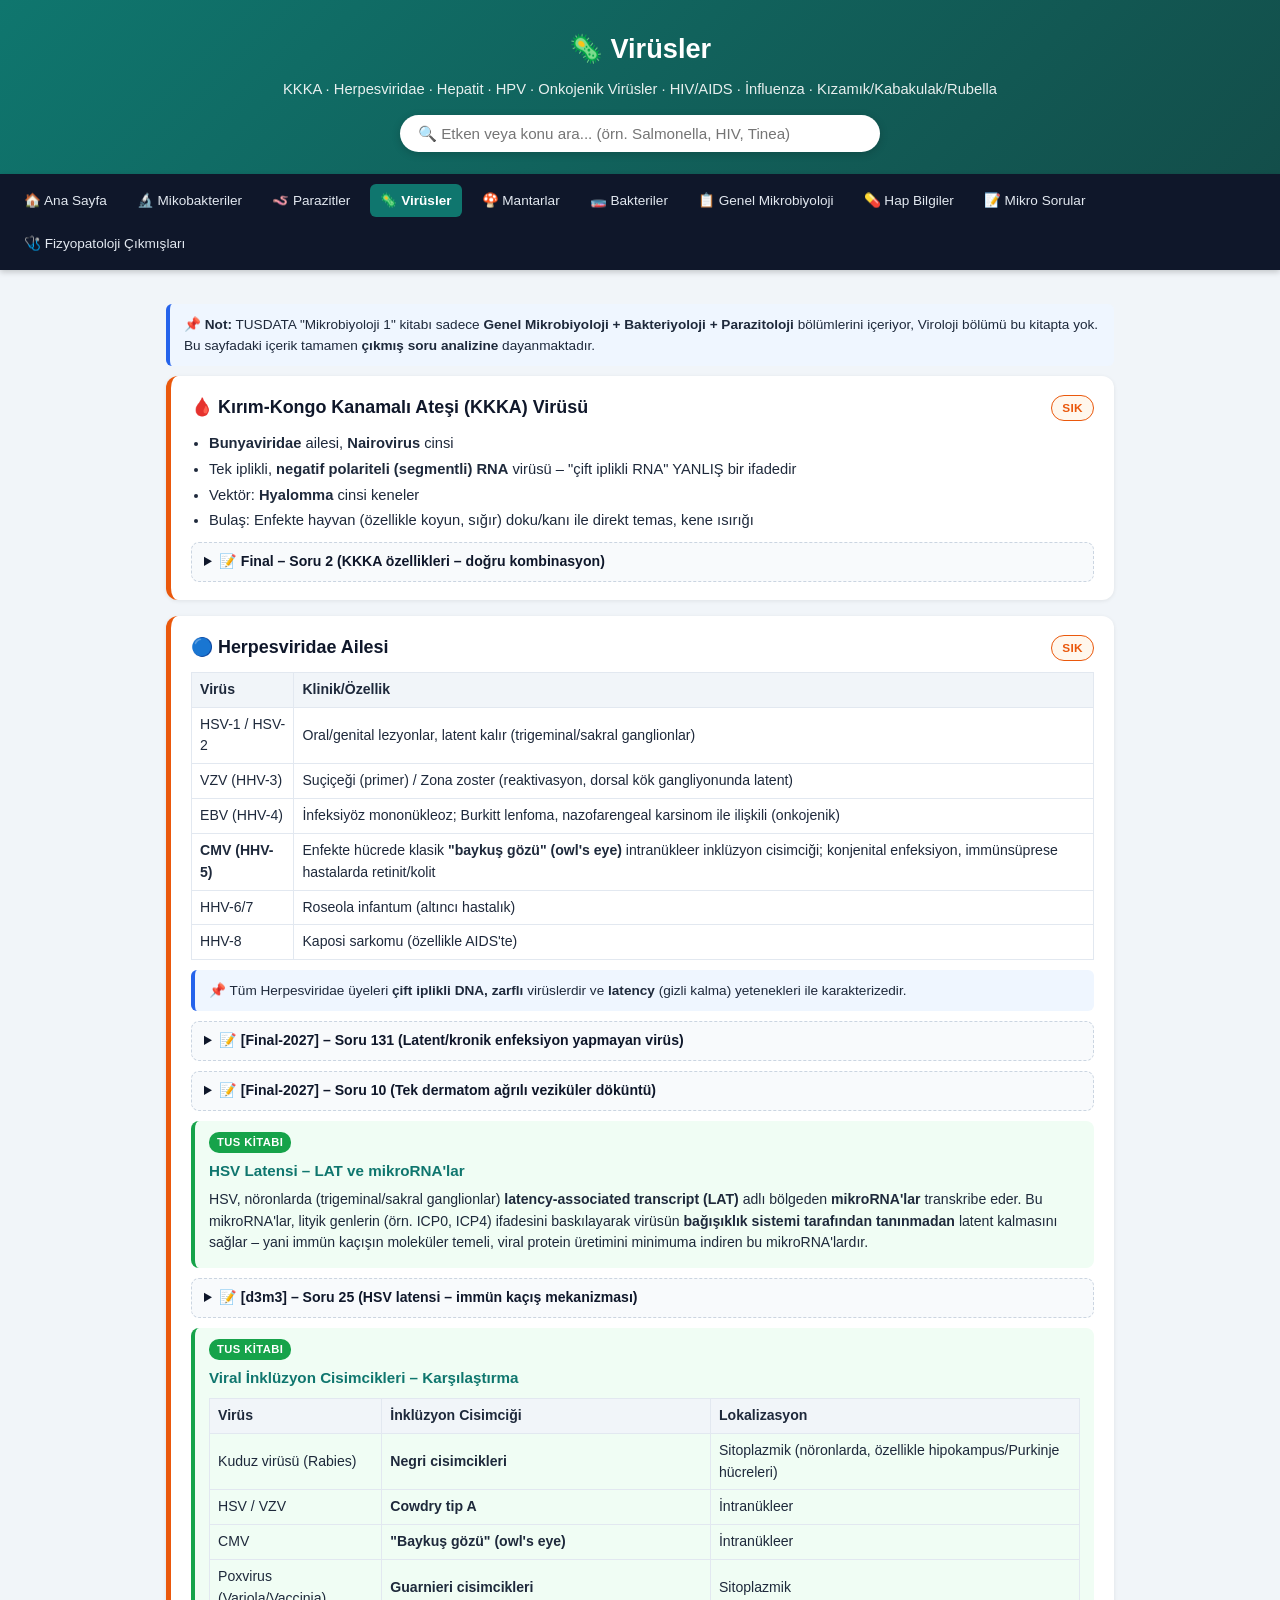
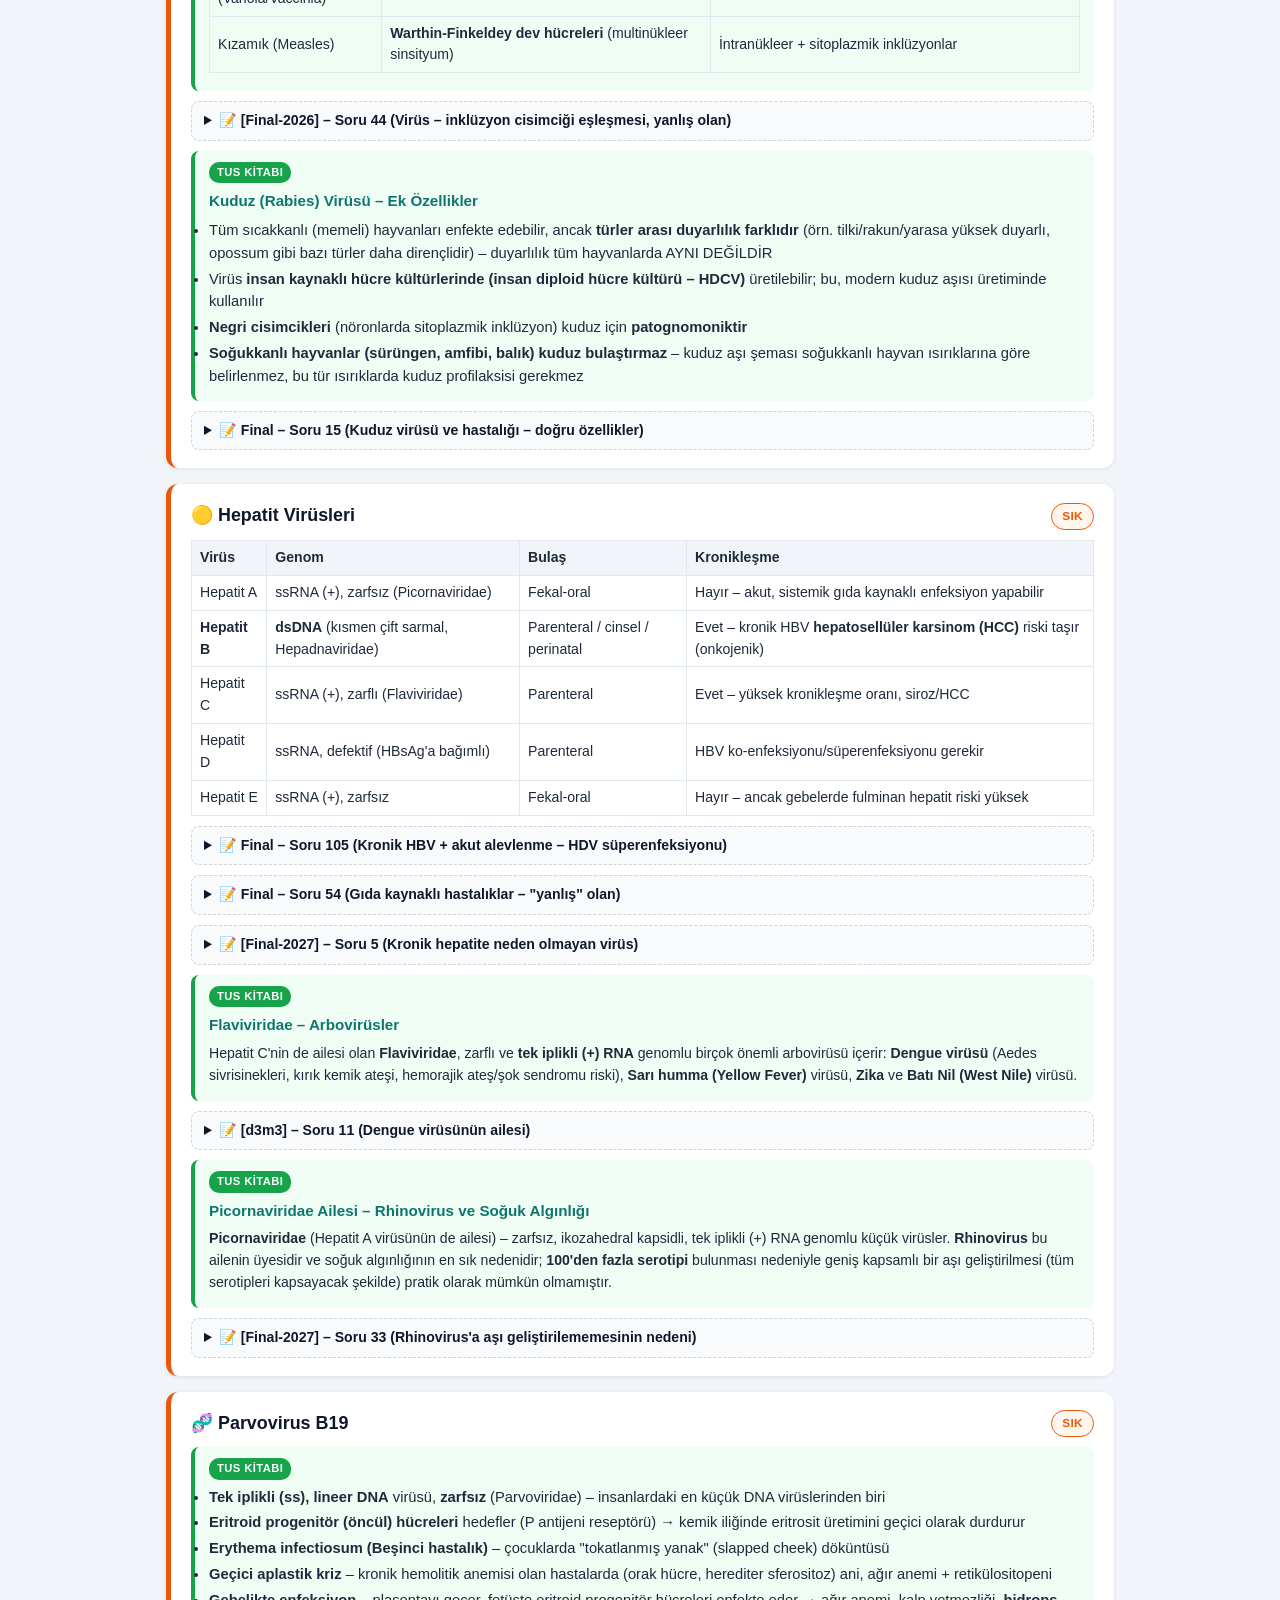
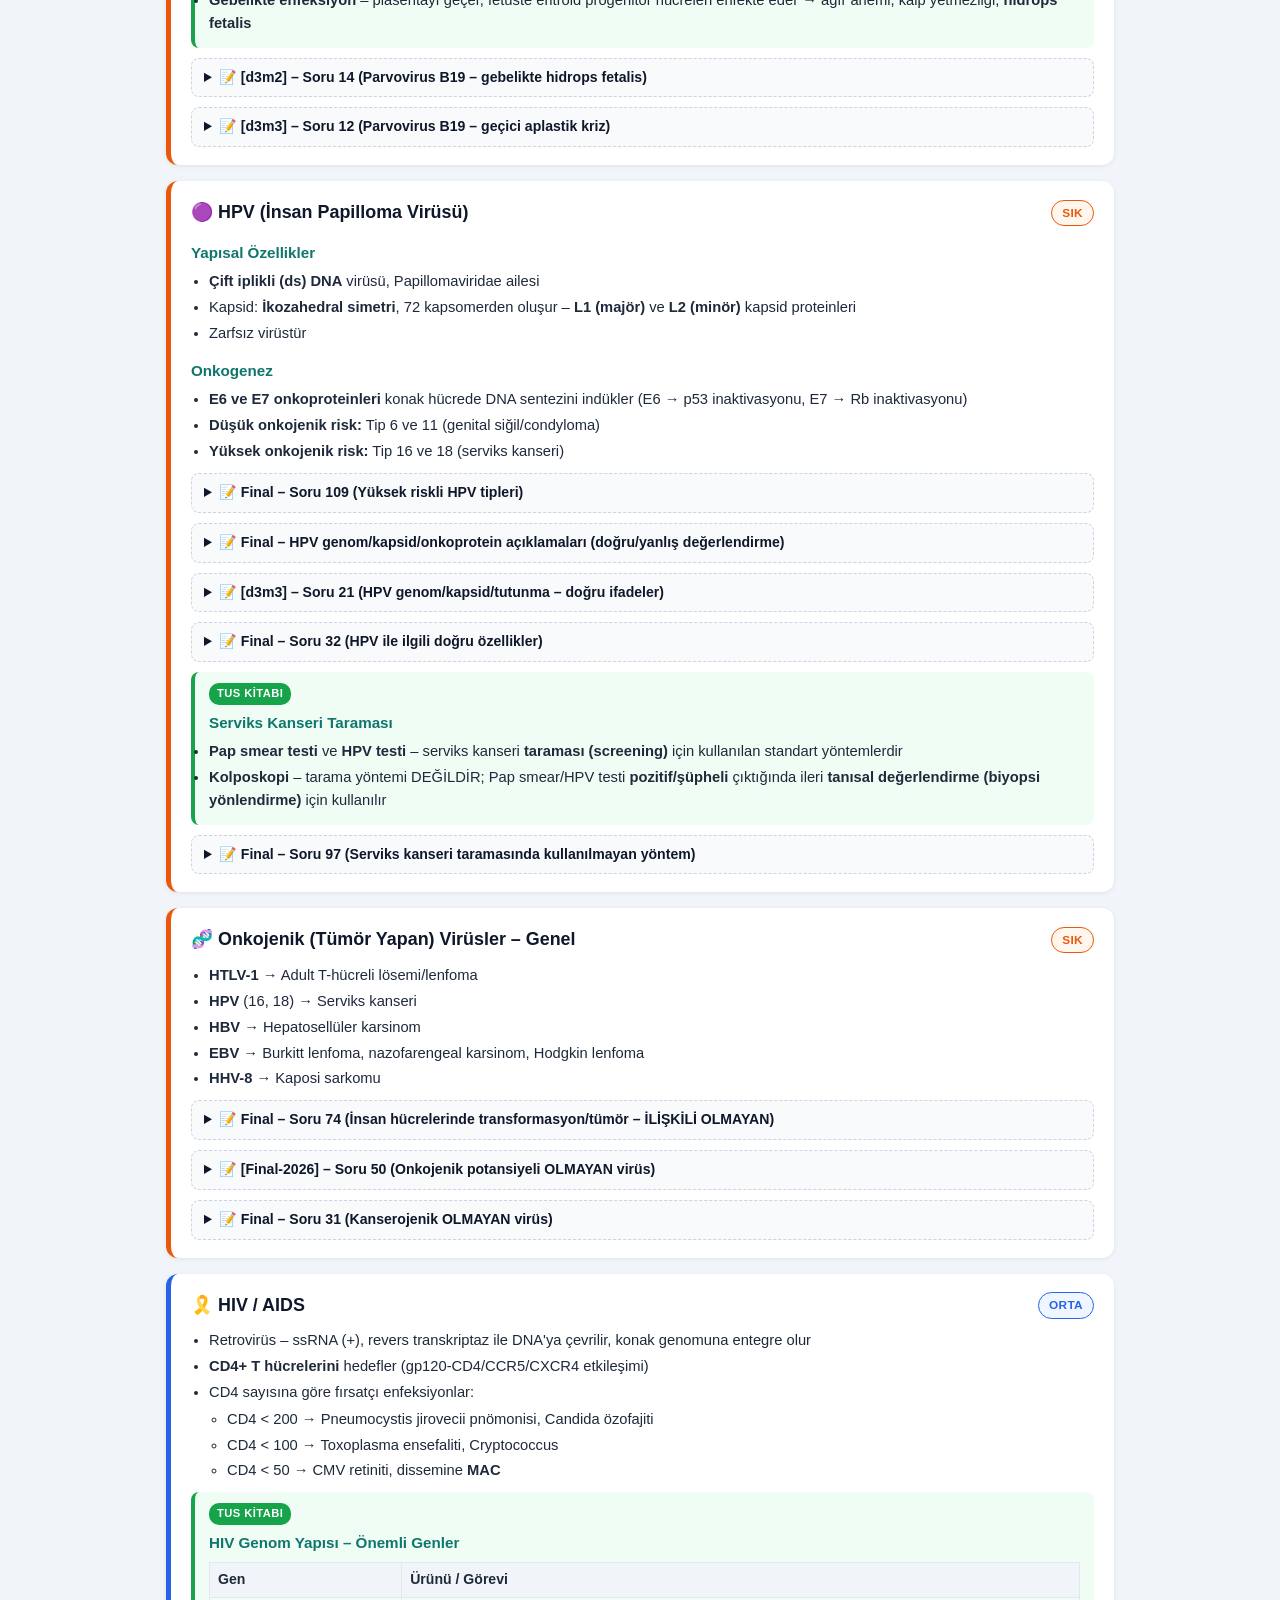
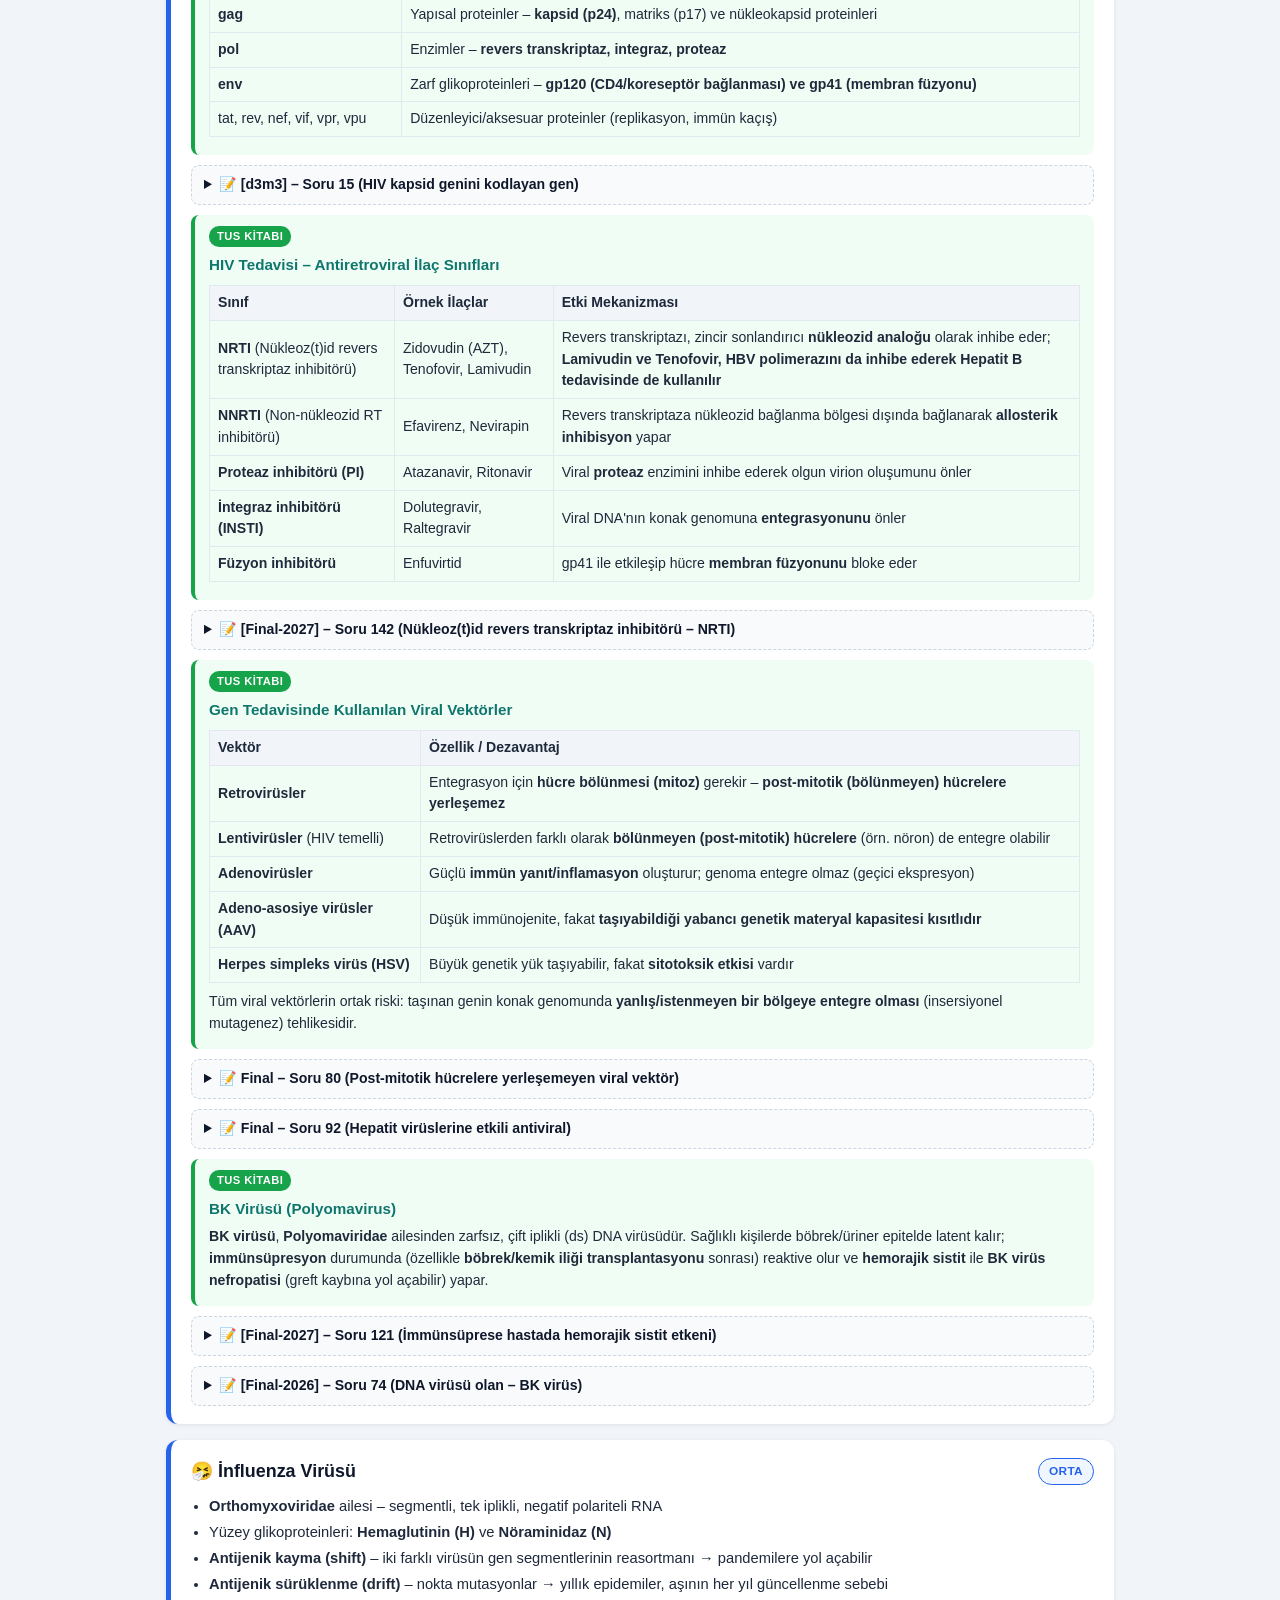
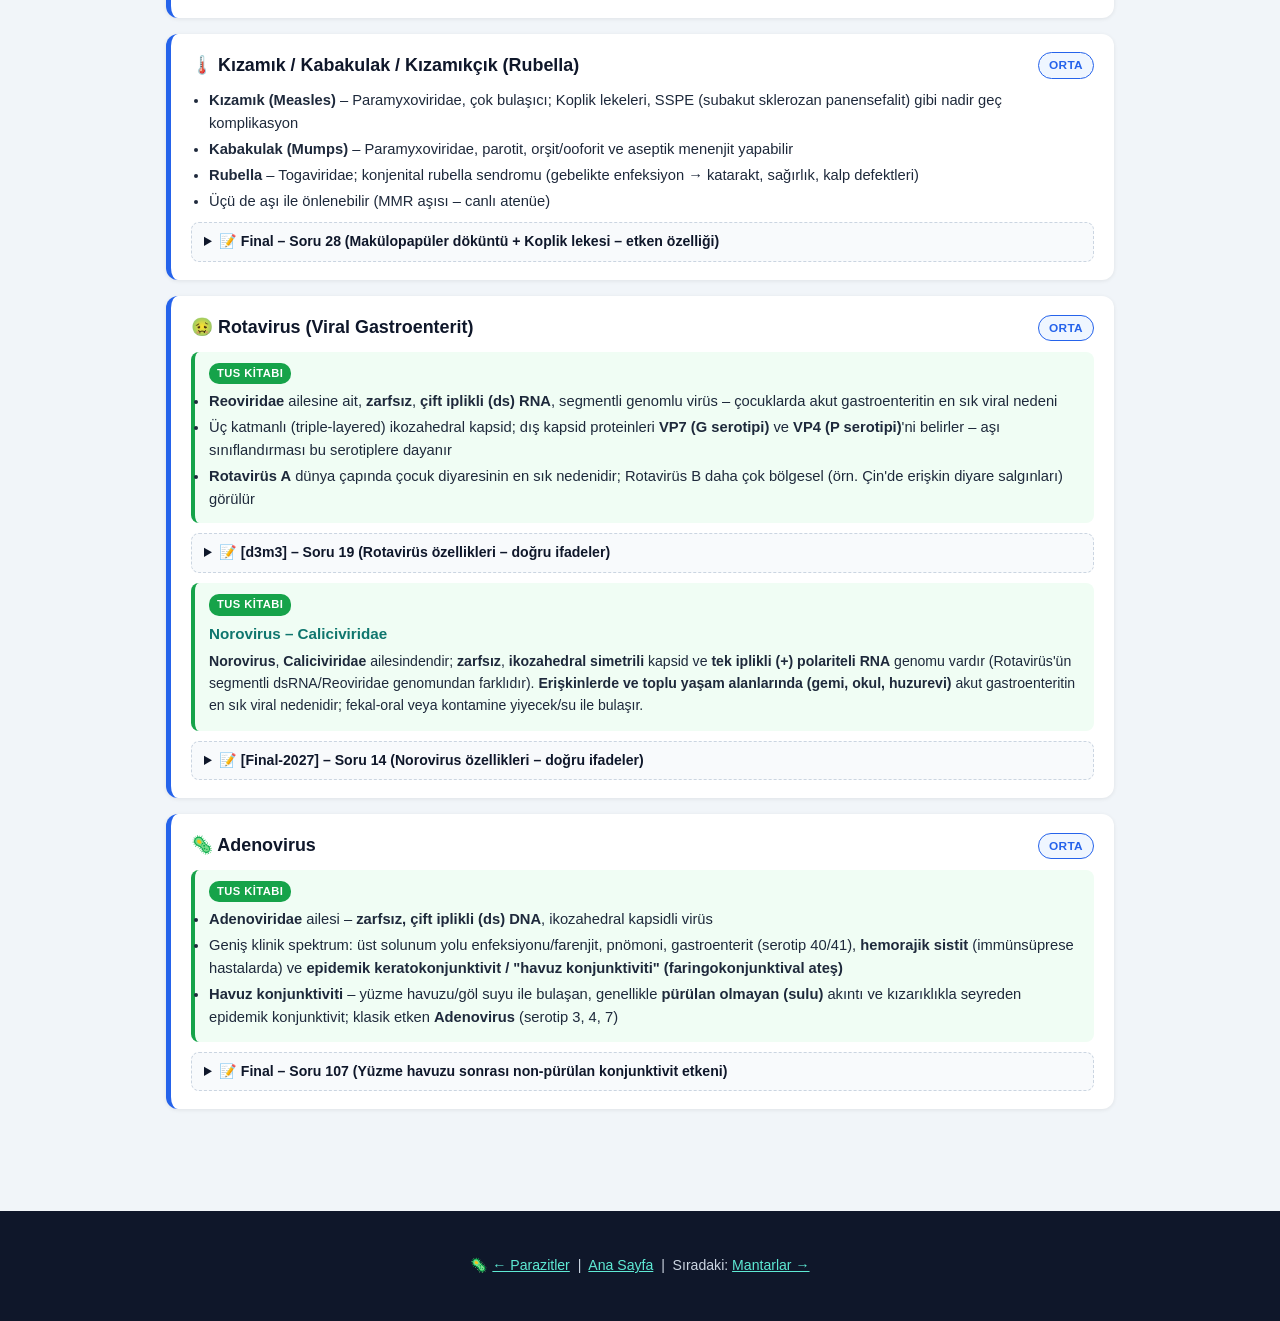
<file: virusler.html>
<!DOCTYPE html>
<html lang="tr">
<head>
<meta charset="UTF-8">
<meta name="viewport" content="width=device-width, initial-scale=1.0">
<title>Virüsler – Mikrobiyoloji Çalışma Rehberi</title>
<link rel="stylesheet" href="style.css">
</head>
<body>

<header class="hero">
  <h1>🦠 Virüsler</h1>
  <p>KKKA · Herpesviridae · Hepatit · HPV · Onkojenik Virüsler · HIV/AIDS · İnfluenza · Kızamık/Kabakulak/Rubella</p>
  <div class="search-wrap">
    <input type="text" id="searchInput" placeholder="🔍 Etken veya konu ara... (örn. Salmonella, HIV, Tinea)" oninput="microSearch(this.value)" autocomplete="off">
  </div>
</header>

<nav class="toc">
  <a href="index.html">🏠 Ana Sayfa</a>
  <a href="mikobakteriler.html">🔬 Mikobakteriler</a>
  <a href="parazitler.html">🪱 Parazitler</a>
  <a href="virusler.html" class="active">🦠 Virüsler</a>
  <a href="mantarlar.html">🍄 Mantarlar</a>
  <a href="bakteriler.html">🧫 Bakteriler</a>
  <a href="genel.html">📋 Genel Mikrobiyoloji</a>
  <a href="hapbilgiler.html">💊 Hap Bilgiler</a>
  <a href="mikrosorulari.html">📝 Mikro Sorular</a>
  <a href="donem3-soru-bankasi/index.html">🩺 Fizyopatoloji Çıkmışları</a>
</nav>

<main>

<section id="virusler">
  <div class="note">📌 <b>Not:</b> TUSDATA "Mikrobiyoloji 1" kitabı sadece <b>Genel Mikrobiyoloji + Bakteriyoloji + Parazitoloji</b> bölümlerini içeriyor, Viroloji bölümü bu kitapta yok. Bu sayfadaki içerik tamamen <b>çıkmış soru analizine</b> dayanmaktadır.</div>

  <div class="topic-card sik-card">
    <div class="topic-header">
      <h3>🩸 Kırım-Kongo Kanamalı Ateşi (KKKA) Virüsü</h3>
      <span class="badge sik">SIK</span>
    </div>
    <ul>
      <li><b>Bunyaviridae</b> ailesi, <b>Nairovirus</b> cinsi</li>
      <li>Tek iplikli, <b>negatif polariteli (segmentli) RNA</b> virüsü – "çift iplikli RNA" YANLIŞ bir ifadedir</li>
      <li>Vektör: <b>Hyalomma</b> cinsi keneler</li>
      <li>Bulaş: Enfekte hayvan (özellikle koyun, sığır) doku/kanı ile direkt temas, kene ısırığı</li>
    </ul>
    <details class="q">
      <summary>📝 Final – Soru 2 (KKKA özellikleri – doğru kombinasyon)</summary>
      <div class="qbody">"Kırım Kongo kanamalı ateşi virüsü için hangisi doğrudur?
1) Çift iplikli RNA virüsüdür
2) Enfekte hayvanın dokuları ve kanı ile temasla bulaşır
3) Bulaşında Hyalomma cinsi keneler önemlidir
4) Zarında 3 çeşit glikoprotein bulunur
A) I ve III   B) III ve IV   C) I ve II   D) I ve IV   E) II ve III"</div>
      <div class="answer">✅ Cevap: <b>E) II ve III</b> – KKKA virüsü TEK iplikli (negatif sense) RNA virüsüdür (1 yanlış), zarfında Gn ve Gc olmak üzere <b>2 glikoprotein</b> bulunur (4 yanlış). Enfekte hayvan doku/kan teması (2) ve Hyalomma keneleri (3) doğru bulaş bilgileridir.</div>
      <div class="src">Kaynak: dönem3 tüm final çıkmışları27.txt, satır 18-29</div>
    </details>
  </div>

  <div class="topic-card sik-card">
    <div class="topic-header">
      <h3>🔵 Herpesviridae Ailesi</h3>
      <span class="badge sik">SIK</span>
    </div>
    <table class="compare">
      <tr><th>Virüs</th><th>Klinik/Özellik</th></tr>
      <tr><td>HSV-1 / HSV-2</td><td>Oral/genital lezyonlar, latent kalır (trigeminal/sakral ganglionlar)</td></tr>
      <tr><td>VZV (HHV-3)</td><td>Suçiçeği (primer) / Zona zoster (reaktivasyon, dorsal kök gangliyonunda latent)</td></tr>
      <tr><td>EBV (HHV-4)</td><td>İnfeksiyöz mononükleoz; Burkitt lenfoma, nazofarengeal karsinom ile ilişkili (onkojenik)</td></tr>
      <tr><td><b>CMV (HHV-5)</b></td><td>Enfekte hücrede klasik <b>"baykuş gözü" (owl's eye)</b> intranükleer inklüzyon cisimciği; konjenital enfeksiyon, immünsüprese hastalarda retinit/kolit</td></tr>
      <tr><td>HHV-6/7</td><td>Roseola infantum (altıncı hastalık)</td></tr>
      <tr><td>HHV-8</td><td>Kaposi sarkomu (özellikle AIDS'te)</td></tr>
    </table>
    <div class="note">📌 Tüm Herpesviridae üyeleri <b>çift iplikli DNA, zarflı</b> virüslerdir ve <b>latency</b> (gizli kalma) yetenekleri ile karakterizedir.</div>

    <details class="q">
      <summary>📝 [Final-2027] – Soru 131 (Latent/kronik enfeksiyon yapmayan virüs)</summary>
      <div class="qbody">"Aşağıdakilerden hangisi kronik veya latent enfeksiyon yapmaz?
A) Herpes simpleks virüs
B) Varicella zoster virüs
C) Adenovirus
D) Cytomegalovirus
E) Hepatit B"</div>
      <div class="answer">✅ Cevap: <b>C) Adenovirus</b> – HSV, VZV ve CMV (Herpesviridae üyeleri) ilgili gangliyon/dokularda latent kalır; Hepatit B kronikleşebilir. <b>Adenovirus</b> ise tipik olarak akut enfeksiyonlara (üst solunum yolu, konjonktivit, gastroenterit) neden olur; bu beşli arasında kronik/latent enfeksiyon yapma özelliği ile bilinmez.</div>
      <div class="src">Kaynak: dönem3 tüm final çıkmışları27.txt, satır 1192-1198, çözüm cevap anahtarı satır 1777</div>
    </details>

    <details class="q">
      <summary>📝 [Final-2027] – Soru 10 (Tek dermatom ağrılı veziküler döküntü)</summary>
      <div class="qbody">"72 yaşında erkek hasta 8. ve 9. torasik omurilik sinirleri dağılımı boyunca ağrılı, kırmızı ve kabarcıklı döküntü şikayetiyle başvuruyor. Bu tabloya neden olan en olası etmen nedir?
A) Rubella virus
B) Varicella-zoster virus
C) Cytomegalovirus
D) Rubeola virus
E) Epstein-Barr virus"</div>
      <div class="answer">✅ Cevap: <b>B) Varicella-zoster virus</b> – Tek bir dermatom (burada T8-T9) boyunca ağrılı, eritemli, veziküler döküntü = <b>Zona zoster</b>; VZV, suçiçeği sonrası dorsal kök gangliyonlarında latent kalır ve yıllar sonra reaktive olarak ilgili dermatomda bu klasik tabloyu oluşturur.</div>
      <div class="src">Kaynak: dönem3 tüm final çıkmışları27.txt, satır 82-91</div>
    </details>

    <div class="tus-box">
      <span class="tus-tag">TUS KİTABI</span>
      <h4 style="margin-top:0;">HSV Latensi – LAT ve mikroRNA'lar</h4>
      <p style="margin:4px 0;">HSV, nöronlarda (trigeminal/sakral ganglionlar) <b>latency-associated transcript (LAT)</b> adlı bölgeden <b>mikroRNA'lar</b> transkribe eder. Bu mikroRNA'lar, lityik genlerin (örn. ICP0, ICP4) ifadesini baskılayarak virüsün <b>bağışıklık sistemi tarafından tanınmadan</b> latent kalmasını sağlar – yani immün kaçışın moleküler temeli, viral protein üretimini minimuma indiren bu mikroRNA'lardır.</p>
    </div>

    <details class="q">
      <summary>📝 [d3m3] – Soru 25 (HSV latensi – immün kaçış mekanizması)</summary>
      <div class="qbody">"Latent HSV enfeksiyonunda virüsün bağışıklık sistemi tarafından tanınmadan viral gen ifadesini değiştirmesini sağlayan yapı hangisidir?
A) Entegre viral DNA
B) Viral DNA polimeraz
C) Viral zarf proteini
D) MikroRNA'lar
E) Timidin kinaz enzimi"</div>
      <div class="answer">✅ Cevap: <b>D) MikroRNA'lar</b> – LAT bölgesinden transkribe edilen mikroRNA'lar lityik gen ifadesini baskılayarak HSV'nin nöronlarda sessizce (immün sistemden saklı) latent kalmasını sağlar.</div>
      <div class="src">Kaynak: 29 d3m3.txt, satır 207-214</div>
    </details>

    <div class="tus-box">
      <span class="tus-tag">TUS KİTABI</span>
      <h4 style="margin-top:0;">Viral İnklüzyon Cisimcikleri – Karşılaştırma</h4>
      <table class="compare">
        <tr><th>Virüs</th><th>İnklüzyon Cisimciği</th><th>Lokalizasyon</th></tr>
        <tr><td>Kuduz virüsü (Rabies)</td><td><b>Negri cisimcikleri</b></td><td>Sitoplazmik (nöronlarda, özellikle hipokampus/Purkinje hücreleri)</td></tr>
        <tr><td>HSV / VZV</td><td><b>Cowdry tip A</b></td><td>İntranükleer</td></tr>
        <tr><td>CMV</td><td><b>"Baykuş gözü" (owl's eye)</b></td><td>İntranükleer</td></tr>
        <tr><td>Poxvirus (Variola/Vaccinia)</td><td><b>Guarnieri cisimcikleri</b></td><td>Sitoplazmik</td></tr>
        <tr><td>Kızamık (Measles)</td><td><b>Warthin-Finkeldey dev hücreleri</b> (multinükleer sinsityum)</td><td>İntranükleer + sitoplazmik inklüzyonlar</td></tr>
      </table>
    </div>

    <details class="q">
      <summary>📝 [Final-2026] – Soru 44 (Virüs – inklüzyon cisimciği eşleşmesi, yanlış olan)</summary>
      <div class="qbody">"Aşağıdaki virüs – inklüzyon cisimciği eşleşmelerinden hangisi yanlıştır?
A) Kızamık – Guarnieri
B) Kuduz virüsü – Negri cisimciği
C) Varicella zoster virüs – Cowdry A
D) Herpes simplex virüs – Cowdry A
E) Cytomegalovirus – Baykuş gözü"</div>
      <div class="answer">✅ Cevap: <b>A) Kızamık – Guarnieri</b> – <b>Guarnieri cisimcikleri Poxvirus</b> (variola/vaccinia) enfeksiyonunda görülen sitoplazmik inklüzyonlardır; kızamıkla ilişkili değildir (kızamıkta tipik bulgu <b>Warthin-Finkeldey dev hücreleridir</b>). B, C, D, E eşleşmeleri doğrudur.</div>
      <div class="src">Kaynak: dönem3 tüm final çıkmışları27.txt, satır 3539-3544, çözüm satır 4204-4205</div>
    </details>

    <div class="tus-box">
      <span class="tus-tag">TUS KİTABI</span>
      <h4 style="margin-top:0;">Kuduz (Rabies) Virüsü – Ek Özellikler</h4>
      <ul style="margin:0;">
        <li>Tüm sıcakkanlı (memeli) hayvanları enfekte edebilir, ancak <b>türler arası duyarlılık farklıdır</b> (örn. tilki/rakun/yarasa yüksek duyarlı, opossum gibi bazı türler daha dirençlidir) – duyarlılık tüm hayvanlarda AYNI DEĞİLDİR</li>
        <li>Virüs <b>insan kaynaklı hücre kültürlerinde (insan diploid hücre kültürü – HDCV)</b> üretilebilir; bu, modern kuduz aşısı üretiminde kullanılır</li>
        <li><b>Negri cisimcikleri</b> (nöronlarda sitoplazmik inklüzyon) kuduz için <b>patognomoniktir</b></li>
        <li><b>Soğukkanlı hayvanlar (sürüngen, amfibi, balık) kuduz bulaştırmaz</b> – kuduz aşı şeması soğukkanlı hayvan ısırıklarına göre belirlenmez, bu tür ısırıklarda kuduz profilaksisi gerekmez</li>
      </ul>
    </div>

    <details class="q">
      <summary>📝 Final – Soru 15 (Kuduz virüsü ve hastalığı – doğru özellikler)</summary>
      <div class="qbody">"Kuduz virüsü ve hastalığı ile ilgili doğru özellikleri içeren şıkkı işaretleyiniz?
I- Virusa duyarlılık tüm hayvanlarda aynı seviyededir
II- Virus insan kaynaklı hücre kültürlerinde üretilebilir
III- Enfekte sinir hücresi içinde Negri cisimciklerinin görülmesi kuduz için patognomoniktir
IV- Soğukkanlı hayvan ısırıklarında dört doz aşı uygulanır
A) II ve III
B) I ve III
C) I ve II
D) I ve IV
E) III ve IV"</div>
      <div class="answer">✅ Cevap: <b>A) II ve III</b> (cevap anahtarında bu soru boş bırakılmış, ancak aşağıdaki gerekçeyle tek doğru seçenek budur) – <b>II doğru</b>: kuduz virüsü insan diploid hücre kültürlerinde üretilebilir (HDCV aşısının temeli). <b>III doğru</b>: Negri cisimcikleri kuduz için patognomoniktir. <b>I yanlış</b>: hayvan türleri arasında kuduza duyarlılık farklıdır. <b>IV yanlış</b>: soğukkanlı hayvanlar kuduz bulaştırmaz, dolayısıyla bu tür ısırıklarda kuduz aşı şemasından bahsedilemez.</div>
      <div class="src">Kaynak: dönem3 tüm final çıkmışları27.txt, satır 5910-5923, cevap anahtarı satır 6904 (15 - boş)</div>
    </details>
  </div>

  <div class="topic-card sik-card">
    <div class="topic-header">
      <h3>🟡 Hepatit Virüsleri</h3>
      <span class="badge sik">SIK</span>
    </div>
    <table class="compare">
      <tr><th>Virüs</th><th>Genom</th><th>Bulaş</th><th>Kronikleşme</th></tr>
      <tr><td>Hepatit A</td><td>ssRNA (+), zarfsız (Picornaviridae)</td><td>Fekal-oral</td><td>Hayır – akut, sistemik gıda kaynaklı enfeksiyon yapabilir</td></tr>
      <tr><td><b>Hepatit B</b></td><td><b>dsDNA</b> (kısmen çift sarmal, Hepadnaviridae)</td><td>Parenteral / cinsel / perinatal</td><td>Evet – kronik HBV <b>hepatosellüler karsinom (HCC)</b> riski taşır (onkojenik)</td></tr>
      <tr><td>Hepatit C</td><td>ssRNA (+), zarflı (Flaviviridae)</td><td>Parenteral</td><td>Evet – yüksek kronikleşme oranı, siroz/HCC</td></tr>
      <tr><td>Hepatit D</td><td>ssRNA, defektif (HBsAg'a bağımlı)</td><td>Parenteral</td><td>HBV ko-enfeksiyonu/süperenfeksiyonu gerekir</td></tr>
      <tr><td>Hepatit E</td><td>ssRNA (+), zarfsız</td><td>Fekal-oral</td><td>Hayır – ancak gebelerde fulminan hepatit riski yüksek</td></tr>
    </table>

    <details class="q">
      <summary>📝 Final – Soru 105 (Kronik HBV + akut alevlenme – HDV süperenfeksiyonu)</summary>
      <div class="qbody">"Kronik HBV enfeksiyonu tanısı ile takip edilmekte olan 55 yaşındaki bir hasta yorgunluk, bulantı, kusma, sarılık ve sağ tarafta hassasiyet şikayetleri ile başvuruyor. Bu hastada ilk olarak aşağıdaki serolojik belirteçlerden hangisini istersiniz?
A) anti-HAV IgM
B) Anti-HCV
C) anti-HEV
D) delta antijeni
E) HBeAg"</div>
      <div class="answer">✅ Cevap: <b>D) Delta antijeni (HDV)</b> – Kronik HBV taşıyıcısı/hastasında ani gelişen akut hepatit alevlenmesi, <b>HDV süperenfeksiyonunu</b> akla getirmelidir. HDV bulaşı, HBV enfeksiyonu ile <b>eş zamanlı (ko-enfeksiyon)</b> ya da kronik HBV/taşıyıcılık üzerine sonradan eklenen (<b>süperenfeksiyon</b>) şeklinde olabilir; HDV replikasyonu için HBsAg'a bağımlıdır (defektif virüs).</div>
      <div class="src">Kaynak: dönem3 tüm final çıkmışları27.txt, satır 6773-6785, çözüm satır 7622-7623</div>
    </details>

    <details class="q">
      <summary>📝 Final – Soru 54 (Gıda kaynaklı hastalıklar – "yanlış" olan)</summary>
      <div class="qbody">"Hangi ifade yanlıştır?
A) Hepatit A virüsü gıda kaynaklı sistemik enfeksiyon yapar
B) İmmünsüprese bireylerin gıda zehirlenmesinde antibiyotik uygulamak gerekebilir
C) Yaşlı bireyin gıdasal zehirlenmesinde sıvı ve elektrolitin yerine konulması gerekir
D) Tüberküloz gıda ile bulaşabilir
E) Staphylococcus aureus kaynaklı gıda zehirlenmesinde antibiyotik 1 saat içinde başlanmalıdır"</div>
      <div class="answer">✅ Cevap: <b>E</b> – S. aureus gıda zehirlenmesi <b>önceden oluşmuş (preformed) enterotoksin</b> alımıyla oluşur; bu toksin-aracılı bir intoksikasyondur, canlı bakteri enfeksiyonu değildir. Bu yüzden antibiyotik tedavisi GEREKMEZ ve etkisizdir – tedavi semptomatiktir (sıvı/elektrolit replasmanı). A, B, C, D doğru bilgilerdir.</div>
      <div class="src">Kaynak: dönem3 tüm final çıkmışları27.txt, satır 6280-6291</div>
    </details>

    <details class="q">
      <summary>📝 [Final-2027] – Soru 5 (Kronik hepatite neden olmayan virüs)</summary>
      <div class="qbody">"Aşağıdakilerden hangisi kronik hepatite neden olmaz?
A) Hepatit C virüsü
B) Hepatit A virüsü
C) Hepatit D virüsü
D) Hepatit B virüsü
E) Hepatit E virüsü"</div>
      <div class="answer">✅ Cevap: <b>B) Hepatit A virüsü</b> – HAV her zaman <b>akut</b> seyirlidir, kronik enfeksiyona neden olmaz (yukarıdaki tabloyla uyumlu). HBV, HCV ve HDV kronikleşebilir; HEV de normalde akuttur ama <b>immünsüprese</b> hastalarda nadiren kronikleşebilir – bu yüzden "asla kronikleşmez" diyebileceğimiz en kesin cevap HAV'dır.</div>
      <div class="src">Kaynak: dönem3 tüm final çıkmışları27.txt, satır 43-49</div>
    </details>

    <div class="tus-box">
      <span class="tus-tag">TUS KİTABI</span>
      <h4 style="margin-top:0;">Flaviviridae – Arbovirüsler</h4>
      <p style="margin:4px 0;">Hepatit C'nin de ailesi olan <b>Flaviviridae</b>, zarflı ve <b>tek iplikli (+) RNA</b> genomlu birçok önemli arbovirüsü içerir: <b>Dengue virüsü</b> (Aedes sivrisinekleri, kırık kemik ateşi, hemorajik ateş/şok sendromu riski), <b>Sarı humma (Yellow Fever)</b> virüsü, <b>Zika</b> ve <b>Batı Nil (West Nile)</b> virüsü.</p>
    </div>

    <details class="q">
      <summary>📝 [d3m3] – Soru 11 (Dengue virüsünün ailesi)</summary>
      <div class="qbody">"Bir arbovirüs olan dengue virüsü aşağıdakilerden hangi aileye aittir?
A) Rhabdoviridae
B) Flaviviridae
C) Togaviridae
D) Bunyaviridae
E) Filoviridae"</div>
      <div class="answer">✅ Cevap: <b>B) Flaviviridae</b> – Dengue, Hepatit C ile aynı ailededir (Flaviviridae); Aedes sivrisinekleri ile bulaşan zarflı (+)ssRNA arbovirüstür.</div>
      <div class="src">Kaynak: 29 d3m3.txt, satır 76-82</div>
    </details>

    <div class="tus-box">
      <span class="tus-tag">TUS KİTABI</span>
      <h4 style="margin-top:0;">Picornaviridae Ailesi – Rhinovirus ve Soğuk Algınlığı</h4>
      <p style="margin:4px 0;"><b>Picornaviridae</b> (Hepatit A virüsünün de ailesi) – zarfsız, ikozahedral kapsidli, tek iplikli (+) RNA genomlu küçük virüsler. <b>Rhinovirus</b> bu ailenin üyesidir ve soğuk algınlığının en sık nedenidir; <b>100'den fazla serotipi</b> bulunması nedeniyle geniş kapsamlı bir aşı geliştirilmesi (tüm serotipleri kapsayacak şekilde) pratik olarak mümkün olmamıştır.</p>
    </div>

    <details class="q">
      <summary>📝 [Final-2027] – Soru 33 (Rhinovirus'a aşı geliştirilememesinin nedeni)</summary>
      <div class="qbody">"Rhinovirus'a karşı aşı geliştirilememesinin nedeni aşağıdakilerden hangisidir?
A) Antijenik shift olması
B) Antijenik drift olması
C) Çok serotipinin olması
D) RNA virüsü olması
E) İkozahedral simetrili olması"</div>
      <div class="answer">✅ Cevap: <b>C) Çok serotipinin olması</b> – Rhinovirus'un 100'den fazla serotipi vardır; bu yüksek antijenik çeşitlilik, tek bir geniş kapsamlı aşının geliştirilmesini neredeyse imkansız kılar. (Antijenik shift/drift terimleri influenza virüsüne özgüdür, Rhinovirus için kullanılmaz.)</div>
      <div class="src">Kaynak: dönem3 tüm final çıkmışları27.txt, satır 270-276, çözüm satır 2006-2015</div>
    </details>
  </div>

  <!-- ======================= PARVOVİRUS B19 ======================= -->
  <div class="topic-card sik-card">
    <div class="topic-header">
      <h3>🧬 Parvovirus B19</h3>
      <span class="badge sik">SIK</span>
    </div>
    <div class="tus-box">
      <span class="tus-tag">TUS KİTABI</span>
      <ul style="margin:0;">
        <li><b>Tek iplikli (ss), lineer DNA</b> virüsü, <b>zarfsız</b> (Parvoviridae) – insanlardaki en küçük DNA virüslerinden biri</li>
        <li><b>Eritroid progenitör (öncül) hücreleri</b> hedefler (P antijeni reseptörü) → kemik iliğinde eritrosit üretimini geçici olarak durdurur</li>
        <li><b>Erythema infectiosum (Beşinci hastalık)</b> – çocuklarda "tokatlanmış yanak" (slapped cheek) döküntüsü</li>
        <li><b>Geçici aplastik kriz</b> – kronik hemolitik anemisi olan hastalarda (orak hücre, herediter sferositoz) ani, ağır anemi + retikülositopeni</li>
        <li><b>Gebelikte enfeksiyon</b> – plasentayı geçer, fetüste eritroid progenitör hücreleri enfekte eder → ağır anemi, kalp yetmezliği, <b>hidrops fetalis</b></li>
      </ul>
    </div>

    <details class="q">
      <summary>📝 [d3m2] – Soru 14 (Parvovirus B19 – gebelikte hidrops fetalis)</summary>
      <div class="qbody">"30 yaşında kadın hasta 20 haftalık gebedir. Anaokulunda okuyan oğlundan bulaşan hastalıktan dolayı ateş ve tokatlanmış görünümlü yanak bulgusu vermiştir. 1 hafta sonra iyileşmiştir. Ardından yapılan ultrasonografide çocukta anemi görülmektedir. Bu hastalığın olası özelliği ne olabilir?
A) Çift sarmal DNA'sı vardır.
B) İnsanda latent enfeksiyona sebep olur.
C) RNA virüsüdür.
D) Eritroid progenitor bölge enfeksiyonu oluşturur.
E) Zarfı vardır."</div>
      <div class="answer">✅ Cevap: <b>D) Eritroid progenitor bölge enfeksiyonu oluşturur.</b> – "Tokatlanmış yanak" = Parvovirus B19 (Beşinci hastalık). Plasentayı geçerek fetüsün eritroid öncül hücrelerini enfekte eder → ağır anemi/hidrops fetalis. Parvovirus B19 <b>tek iplikli, lineer DNA</b> virüsüdür ve <b>zarfsızdır</b> (A, C, E yanlış).</div>
      <div class="src">Kaynak: 29 d3m2.txt, satır 125-135, 999-1010</div>
    </details>

    <details class="q">
      <summary>📝 [d3m3] – Soru 12 (Parvovirus B19 – geçici aplastik kriz)</summary>
      <div class="qbody">"30 yaşında kalıtsal sferositoz hastası; ani soluksuzluk, halsizlik ve taşikardiyle gelmiş (Hb: 5.4, retikülosit &lt;%1). Kemik iliği aspirasyonunda eritroid seri baskılanmış. Birkaç gün önce hafif ateş ve kırgınlığı olmuş. Olası etken hangisidir?
A) Adenovirus
B) HSV-1
C) CMV
D) EBV
E) Parvovirus B-19"</div>
      <div class="answer">✅ Cevap: <b>E) Parvovirus B-19</b> – Kronik hemolitik anemisi olan (herediter sferositoz) hastada ani ağır anemi + retikülositopeni + kemik iliğinde eritroid seri baskılanması = <b>geçici aplastik kriz</b>, Parvovirus B19'un klasik komplikasyonudur.</div>
      <div class="src">Kaynak: 29 d3m3.txt, satır 83-94</div>
    </details>
  </div>

  <div class="topic-card sik-card">
    <div class="topic-header">
      <h3>🟣 HPV (İnsan Papilloma Virüsü)</h3>
      <span class="badge sik">SIK</span>
    </div>
    <h4>Yapısal Özellikler</h4>
    <ul>
      <li><b>Çift iplikli (ds) DNA</b> virüsü, Papillomaviridae ailesi</li>
      <li>Kapsid: <b>İkozahedral simetri</b>, 72 kapsomerden oluşur – <b>L1 (majör)</b> ve <b>L2 (minör)</b> kapsid proteinleri</li>
      <li>Zarfsız virüstür</li>
    </ul>
    <h4>Onkogenez</h4>
    <ul>
      <li><b>E6 ve E7 onkoproteinleri</b> konak hücrede DNA sentezini indükler (E6 → p53 inaktivasyonu, E7 → Rb inaktivasyonu)</li>
      <li><b>Düşük onkojenik risk:</b> Tip 6 ve 11 (genital siğil/condyloma)</li>
      <li><b>Yüksek onkojenik risk:</b> Tip 16 ve 18 (serviks kanseri)</li>
    </ul>
    <details class="q">
      <summary>📝 Final – Soru 109 (Yüksek riskli HPV tipleri)</summary>
      <div class="qbody">"Hangisi yüksek riskli HPV tipleridir?
I. HPV 16   II. HPV 18   III. HPV 6   IV. HPV 42"</div>
      <div class="answer">✅ Cevap: <b>I ve II (HPV 16 ve 18)</b> – Tip 6 ve 42 düşük onkojenik risk grubundadır.</div>
      <div class="src">Kaynak: dönem3 tüm final çıkmışları27.txt, satır 5655-5659</div>
    </details>
    <details class="q">
      <summary>📝 Final – HPV genom/kapsid/onkoprotein açıklamaları (doğru/yanlış değerlendirme)</summary>
      <div class="qbody">"1) Genom: HPV Papilloma virüs ailesine ait bir DNA virüsüdür ve DNAsı çift iplikçikli DNA'dır → DOĞRU
2) HPV replikasyon için konak hücrelerde DNA sentezini indükleyen E6, E7 onkoproteinlerini... → DOĞRU
3) HPV Kapsid: İkozahedral simetrili, 72 kapsomerden oluşur. L1 (majör) ve L2 (minör) iki kapsid proteini içerir → DOĞRU
4) Düşük onkojenik risk HPV: Tip 6 ve 11'dir. Yüksek onkojenik risk HPV: Tip 16 ve 18'dir → bu BİLGİ doğru, ancak soruda "Tip 6 kadınlarda servikal karsinoma için yüksek risk" denirse bu YANLIŞ olur"</div>
      <div class="answer">📌 Bu blok aslında bir önceki sorunun açıklaması/cevap gerekçesidir – HPV'nin temel moleküler biyolojisini özetler, ezbere bilinmesi gerekir.</div>
      <div class="src">Kaynak: dönem3 tüm final çıkmışları27.txt, satır 7013-7021</div>
    </details>

    <details class="q">
      <summary>📝 [d3m3] – Soru 21 (HPV genom/kapsid/tutunma – doğru ifadeler)</summary>
      <div class="qbody">"Human papillomavirus ile ilgili hangileri doğrudur?
I. Kapsidi ikozahedral simetri gösterir.
II. Genomu tek iplikli DNA yapısındadır.
III. Zarf yapısı içermez.
IV. Konak hücreye E7 proteini ile tutunur.
A) 1 ve 2   B) 2 ve 3   C) 1 ve 3   D) 3 ve 4   E) 1 ve 4"</div>
      <div class="answer">✅ Cevap: <b>C) 1 ve 3</b> – HPV kapsidi ikozahedral simetridedir (I doğru) ve zarfsızdır (III doğru). Genomu <b>çift</b> iplikli DNA'dır (II yanlış); konak hücreye tutunma <b>L1 majör kapsid proteini</b> ile olur, E7 bir onkoproteindir, tutunmadan sorumlu değildir (IV yanlış).</div>
      <div class="src">Kaynak: 29 d3m3.txt, satır 171-181</div>
    </details>

    <details class="q">
      <summary>📝 Final – Soru 32 (HPV ile ilgili doğru özellikler)</summary>
      <div class="qbody">"Human papilloma virus için aşağıda sunulan bilgilerle ilgili doğru özellikleri içeren şıkkı işaretleyiniz?
I. Genomu tek iplikçikli DNA yapısındadır
II. Viral E6 proteini hücresel tümör baskılayıcı protein p53 ile bağlanır
III. HPV tip 16 ve 18 kadınlarda servikal karsinoma için yüksek riskli olan tipleridir
IV. Virus konak hücreye E2 proteini ile tutunur
A) I ve IV
B) III ve IV
C) I ve III
D) I ve II
E) II ve III"</div>
      <div class="answer">✅ Cevap: <b>E) II ve III</b> – HPV genomu <b>çift</b> iplikli DNA'dır (I yanlış). <b>E6 onkoproteini p53'ü inaktive eder/bağlanır</b> (II doğru) ve <b>HPV 16/18</b> servikal karsinom için yüksek riskli tiplerdir (III doğru). <b>E2 proteini viral replikasyonda</b> rol oynar, konak hücreye tutunmadan sorumlu değildir – tutunma <b>L1 kapsid proteini</b> ile olur (IV yanlış).</div>
      <div class="src">Kaynak: dönem3 tüm final çıkmışları27.txt, satır 7932-7945, çözüm satır 8788</div>
    </details>

    <div class="tus-box">
      <span class="tus-tag">TUS KİTABI</span>
      <h4 style="margin-top:0;">Serviks Kanseri Taraması</h4>
      <ul style="margin:0;">
        <li><b>Pap smear testi</b> ve <b>HPV testi</b> – serviks kanseri <b>taraması (screening)</b> için kullanılan standart yöntemlerdir</li>
        <li><b>Kolposkopi</b> – tarama yöntemi DEĞİLDİR; Pap smear/HPV testi <b>pozitif/şüpheli</b> çıktığında ileri <b>tanısal değerlendirme (biyopsi yönlendirme)</b> için kullanılır</li>
      </ul>
    </div>

    <details class="q">
      <summary>📝 Final – Soru 97 (Serviks kanseri taramasında kullanılmayan yöntem)</summary>
      <div class="qbody">"Serviks kanseri taramasında kullanılmayan yöntemler hangileridir?
I. Kolposkopi
II. Pap smear testi
III. HPV testi
A) Yalnız I
B) I ve II
C) Yalnız III
D) Yalnız II
E) I ve III"</div>
      <div class="answer">✅ Cevap: <b>A) Yalnız I</b> – Pap smear ve HPV testi serviks kanseri <b>taramasında</b> kullanılan standart yöntemlerdir. <b>Kolposkopi</b> ise tarama testi değildir; tarama testleri pozitif çıktığında ileri tanısal değerlendirme için önerilir.</div>
      <div class="src">Kaynak: dönem3 tüm final çıkmışları27.txt, satır 8516-8525, çözüm satır 9094</div>
    </details>
  </div>

  <div class="topic-card sik-card">
    <div class="topic-header">
      <h3>🧬 Onkojenik (Tümör Yapan) Virüsler – Genel</h3>
      <span class="badge sik">SIK</span>
    </div>
    <ul>
      <li><b>HTLV-1</b> → Adult T-hücreli lösemi/lenfoma</li>
      <li><b>HPV</b> (16, 18) → Serviks kanseri</li>
      <li><b>HBV</b> → Hepatosellüler karsinom</li>
      <li><b>EBV</b> → Burkitt lenfoma, nazofarengeal karsinom, Hodgkin lenfoma</li>
      <li><b>HHV-8</b> → Kaposi sarkomu</li>
    </ul>
    <details class="q">
      <summary>📝 Final – Soru 74 (İnsan hücrelerinde transformasyon/tümör – İLİŞKİLİ OLMAYAN)</summary>
      <div class="qbody">"Aşağıdaki virüslerden hangisi, insan hücrelerinde transformasyon ve tümör oluşumu ile ilişkili değildir?
A) İnsan T hücre lenfotropik virüsü   B) Adenovirüs   C) İnsan papilloma virüsleri   D) Hepatit B virüsü   E) Epstein-Barr virüs"</div>
      <div class="answer">✅ Cevap: <b>B) Adenovirüs</b> – Adenovirüsler hayvan modellerinde ve hücre kültüründe (rodent hücreleri) transformasyon yapabilse de, <b>insanda</b> doğal tümör oluşumu ile ilişkilendirilmemiştir. HTLV-1, HPV, HBV ve EBV'nin insan tümörleriyle doğrudan ilişkisi kanıtlanmıştır (aşağıdaki [Final-2026] Soru 50 ile aynı sonuç).</div>
      <div class="src">Kaynak: dönem3 tüm final çıkmışları27.txt, satır 6487-6494</div>
    </details>

    <details class="q">
      <summary>📝 [Final-2026] – Soru 50 (Onkojenik potansiyeli OLMAYAN virüs)</summary>
      <div class="qbody">"Aşağıdaki virüslerden hangisinin insanlarda onkojenik potansiyeli yoktur?
A) Epstein-Barr virüs
B) Adenovirus
C) İnsan Papilloma virüsü
D) İnsan Herpes virüs tip 8
E) Hepatit B virüsü"</div>
      <div class="answer">✅ Cevap: <b>B) Adenovirus</b> – EBV (Burkitt lenfoma, Hodgkin lenfoma), HPV (serviks kanseri), HHV-8 (Kaposi sarkomu) ve Hepatit B (hepatosellüler karsinom) insanlarda kanserle ilişkili onkojenik virüslerdir. <b>Adenovirus</b> ise insanda onkojenik bir virüs olarak kabul edilmez (yukarıdaki Soru 74 ile aynı sonuca işaret eder, ve burada kaynağın kendi çözümü de net biçimde "Adenovirus" demektedir).</div>
      <div class="src">Kaynak: dönem3 tüm final çıkmışları27.txt, satır 3577-3582, çözüm satır 4273-4279</div>
    </details>

    <details class="q">
      <summary>📝 Final – Soru 31 (Kanserojenik OLMAYAN virüs)</summary>
      <div class="qbody">"Aşağıdakilerden hangisi kanserojenik değildir?
A) HBV
B) HCV
C) Herpes zoster
D) HPV
E) EBV"</div>
      <div class="answer">✅ Cevap: <b>C) Herpes zoster (VZV)</b> – HBV ve HCV (hepatosellüler karsinom), HPV (serviks kanseri ve diğer skuamöz hücreli kanserler) ve EBV (Burkitt lenfoma, nazofarengeal karsinom, Hodgkin lenfoma) insanlarda kanıtlanmış onkojenik virüslerdir. <b>VZV (Herpes zoster/suçiçeği etkeni)</b> onkojenik bir virüs olarak kabul edilmez.</div>
      <div class="src">Kaynak: dönem3 tüm final çıkmışları27.txt, satır 4949-4953</div>
    </details>
  </div>

  <div class="topic-card">
    <div class="topic-header">
      <h3>🎗️ HIV / AIDS</h3>
      <span class="badge orta">ORTA</span>
    </div>
    <ul>
      <li>Retrovirüs – ssRNA (+), revers transkriptaz ile DNA'ya çevrilir, konak genomuna entegre olur</li>
      <li><b>CD4+ T hücrelerini</b> hedefler (gp120-CD4/CCR5/CXCR4 etkileşimi)</li>
      <li>CD4 sayısına göre fırsatçı enfeksiyonlar:
        <ul>
          <li>CD4 &lt; 200 → Pneumocystis jirovecii pnömonisi, Candida özofajiti</li>
          <li>CD4 &lt; 100 → Toxoplasma ensefaliti, Cryptococcus</li>
          <li>CD4 &lt; 50 → CMV retiniti, dissemine <b>MAC</b></li>
        </ul>
      </li>
    </ul>

    <div class="tus-box">
      <span class="tus-tag">TUS KİTABI</span>
      <h4 style="margin-top:0;">HIV Genom Yapısı – Önemli Genler</h4>
      <table class="compare">
        <tr><th>Gen</th><th>Ürünü / Görevi</th></tr>
        <tr><td><b>gag</b></td><td>Yapısal proteinler – <b>kapsid (p24)</b>, matriks (p17) ve nükleokapsid proteinleri</td></tr>
        <tr><td><b>pol</b></td><td>Enzimler – <b>revers transkriptaz, integraz, proteaz</b></td></tr>
        <tr><td><b>env</b></td><td>Zarf glikoproteinleri – <b>gp120 (CD4/koreseptör bağlanması) ve gp41 (membran füzyonu)</b></td></tr>
        <tr><td>tat, rev, nef, vif, vpr, vpu</td><td>Düzenleyici/aksesuar proteinler (replikasyon, immün kaçış)</td></tr>
      </table>
    </div>

    <details class="q">
      <summary>📝 [d3m3] – Soru 15 (HIV kapsid genini kodlayan gen)</summary>
      <div class="qbody">"HIV'in kapsidini kodlayan gen nedir?
A) Gag
B) Vif
C) Pol
D) Tat
E) Nef"</div>
      <div class="answer">✅ Cevap: <b>A) Gag</b> – <i>gag</i> geni, kapsid (p24), matriks (p17) ve nükleokapsid proteinleri gibi yapısal proteinleri kodlar. <i>pol</i> geni ise revers transkriptaz/integraz/proteaz gibi enzimleri kodlar – sık karıştırılır!</div>
      <div class="src">Kaynak: 29 d3m3.txt, satır 113-118</div>
    </details>

    <div class="tus-box">
      <span class="tus-tag">TUS KİTABI</span>
      <h4 style="margin-top:0;">HIV Tedavisi – Antiretroviral İlaç Sınıfları</h4>
      <table class="compare">
        <tr><th>Sınıf</th><th>Örnek İlaçlar</th><th>Etki Mekanizması</th></tr>
        <tr><td><b>NRTI</b> (Nükleoz(t)id revers transkriptaz inhibitörü)</td><td>Zidovudin (AZT), Tenofovir, Lamivudin</td><td>Revers transkriptazı, zincir sonlandırıcı <b>nükleozid analoğu</b> olarak inhibe eder; <b>Lamivudin ve Tenofovir, HBV polimerazını da inhibe ederek Hepatit B tedavisinde de kullanılır</b></td></tr>
        <tr><td><b>NNRTI</b> (Non-nükleozid RT inhibitörü)</td><td>Efavirenz, Nevirapin</td><td>Revers transkriptaza nükleozid bağlanma bölgesi dışında bağlanarak <b>allosterik inhibisyon</b> yapar</td></tr>
        <tr><td><b>Proteaz inhibitörü (PI)</b></td><td>Atazanavir, Ritonavir</td><td>Viral <b>proteaz</b> enzimini inhibe ederek olgun virion oluşumunu önler</td></tr>
        <tr><td><b>İntegraz inhibitörü (INSTI)</b></td><td>Dolutegravir, Raltegravir</td><td>Viral DNA'nın konak genomuna <b>entegrasyonunu</b> önler</td></tr>
        <tr><td><b>Füzyon inhibitörü</b></td><td>Enfuvirtid</td><td>gp41 ile etkileşip hücre <b>membran füzyonunu</b> bloke eder</td></tr>
      </table>
    </div>

    <details class="q">
      <summary>📝 [Final-2027] – Soru 142 (Nükleoz(t)id revers transkriptaz inhibitörü – NRTI)</summary>
      <div class="qbody">"Aşağıdaki antiretroviral ilaçlardan hangisi etkisini nükleozid/nükleotid revers transkriptazı inhibe ederek gösterir?
A) Efavirenz
B) Enfuvirtid
C) Zidovudin
D) Atazanavir
E) Dolutegravir"</div>
      <div class="answer">✅ Cevap: <b>C) Zidovudin</b> – Zidovudin (AZT) klasik bir <b>NRTI</b>'dir. Efavirenz NNRTI, Enfuvirtid füzyon inhibitörü, Atazanavir proteaz inhibitörü, Dolutegravir ise integraz inhibitörüdür.</div>
      <div class="src">Kaynak: dönem3 tüm final çıkmışları27.txt, satır 1298-1305, cevap anahtarı satır 1788</div>
    </details>

    <div class="tus-box">
      <span class="tus-tag">TUS KİTABI</span>
      <h4 style="margin-top:0;">Gen Tedavisinde Kullanılan Viral Vektörler</h4>
      <table class="compare">
        <tr><th>Vektör</th><th>Özellik / Dezavantaj</th></tr>
        <tr><td><b>Retrovirüsler</b></td><td>Entegrasyon için <b>hücre bölünmesi (mitoz)</b> gerekir – <b>post-mitotik (bölünmeyen) hücrelere yerleşemez</b></td></tr>
        <tr><td><b>Lentivirüsler</b> (HIV temelli)</td><td>Retrovirüslerden farklı olarak <b>bölünmeyen (post-mitotik) hücrelere</b> (örn. nöron) de entegre olabilir</td></tr>
        <tr><td><b>Adenovirüsler</b></td><td>Güçlü <b>immün yanıt/inflamasyon</b> oluşturur; genoma entegre olmaz (geçici ekspresyon)</td></tr>
        <tr><td><b>Adeno-asosiye virüsler (AAV)</b></td><td>Düşük immünojenite, fakat <b>taşıyabildiği yabancı genetik materyal kapasitesi kısıtlıdır</b></td></tr>
        <tr><td><b>Herpes simpleks virüs (HSV)</b></td><td>Büyük genetik yük taşıyabilir, fakat <b>sitotoksik etkisi</b> vardır</td></tr>
      </table>
      <p style="margin:4px 0;">Tüm viral vektörlerin ortak riski: taşınan genin konak genomunda <b>yanlış/istenmeyen bir bölgeye entegre olması</b> (insersiyonel mutagenez) tehlikesidir.</p>
    </div>

    <details class="q">
      <summary>📝 Final – Soru 80 (Post-mitotik hücrelere yerleşemeyen viral vektör)</summary>
      <div class="qbody">"Gen tedavisinde kullanılan viral vektörlerden hangisi post-mitotik (bölünmeyen) hücrelere yerleşemez?
A) Retrovirüsler
B) Adeno-asosiye virüsler
C) Lentivirüsler
D) Herpes simpleks virüsü
E) Adenovirüsler"</div>
      <div class="answer">✅ Cevap: <b>A) Retrovirüsler</b> – Klasik retrovirüsler, genomlarını konak DNA'sına entegre edebilmek için <b>hücre bölünmesi (mitoz)</b> sırasında çekirdek zarfının yıkılmasına ihtiyaç duyar; bu nedenle <b>bölünmeyen (post-mitotik) hücreleri</b> (örn. nöron, kas hücresi) enfekte edip entegre olamaz. Lentivirüsler (HIV temelli) bu kısıtı aşarak post-mitotik hücrelere de girebilir. Diğer vektörlerin de kendine özgü dezavantajları vardır (adenovirüs: immün yanıt, HSV: sitotoksisite, AAV: kısıtlı kapasite), ancak hepsinin ortak riski genin yanlış bölgeye entegre olma tehlikesidir.</div>
      <div class="src">Kaynak: dönem3 tüm final çıkmışları27.txt, satır 8376-8383, çözüm satır 9045-9048</div>
    </details>

    <details class="q">
      <summary>📝 Final – Soru 92 (Hepatit virüslerine etkili antiviral)</summary>
      <div class="qbody">"Aşağıdaki antivirallerden hangisinin hepatit viruslarına etkililiği vardır?
A) Lamivudin
B) Idoksuridin
C) Zidovudin
D) Oseltamivir
E) Pensiklovir"</div>
      <div class="answer">✅ Cevap: <b>A) Lamivudin</b> – Lamivudin, HIV revers transkriptazının yanı sıra <b>HBV polimerazını da inhibe eder</b> ve Hepatit B tedavisinde kullanılır. İdoksuridin ve Pensiklovir HSV/VZV'ye yönelik topikal antiviraller, Zidovudin sadece HIV'e etkilidir (HBV'ye etkisi yoktur), Oseltamivir influenza nöraminidaz inhibitörüdür.</div>
      <div class="src">Kaynak: dönem3 tüm final çıkmışları27.txt, satır 5507-5514</div>
    </details>

    <div class="tus-box">
      <span class="tus-tag">TUS KİTABI</span>
      <h4 style="margin-top:0;">BK Virüsü (Polyomavirus)</h4>
      <p style="margin:4px 0;"><b>BK virüsü</b>, <b>Polyomaviridae</b> ailesinden zarfsız, çift iplikli (ds) DNA virüsüdür. Sağlıklı kişilerde böbrek/üriner epitelde latent kalır; <b>immünsüpresyon</b> durumunda (özellikle <b>böbrek/kemik iliği transplantasyonu</b> sonrası) reaktive olur ve <b>hemorajik sistit</b> ile <b>BK virüs nefropatisi</b> (greft kaybına yol açabilir) yapar.</p>
    </div>

    <details class="q">
      <summary>📝 [Final-2027] – Soru 121 (İmmünsüprese hastada hemorajik sistit etkeni)</summary>
      <div class="qbody">"Aşağıdaki etkenlerden hangisi sıklıkla immün yetmezliği olan hastalarda hemorajik sistite neden olur?
A) Rubella virüs
B) BK virüs
C) Mumps virüs
D) Varicella zoster virüs
E) Adenovirüs"</div>
      <div class="answer">✅ Cevap: <b>B) BK virüs</b> – BK virüsü, immünsüprese hastalarda (özellikle transplant alıcılarında) reaktive olarak hemorajik sistite ve BK virüs nefropatisine neden olur. (Adenovirüs de immünsüprese çocuklarda hemorajik sistit yapabilir, fakat bu sorunun hedeflediği "sıklıkla görülen" klasik etken BK virüsüdür.)</div>
      <div class="src">Kaynak: dönem3 tüm final çıkmışları27.txt, satır 1106-1113, cevap anahtarı satır 1767</div>
    </details>

    <details class="q">
      <summary>📝 [Final-2026] – Soru 74 (DNA virüsü olan – BK virüs)</summary>
      <div class="qbody">"Aşağıdaki virüslerden hangisi DNA virüsüdür?
A) Coronavirus
B) Influenza virus
C) BK virus
D) Rotavirus
E) Kuduz virüsü"</div>
      <div class="answer">✅ Cevap: <b>C) BK virus</b> – BK virüsü, Polyomaviridae ailesinden <b>çift iplikli (ds) DNA</b> virüsüdür. Coronavirus ve Kuduz virüsü tek iplikli RNA, Influenza virus tek iplikli (-) RNA, Rotavirus ise çift iplikli (ds) RNA virüsüdür – listedeki tek DNA virüsü BK virüstür.</div>
      <div class="src">Kaynak: dönem3 tüm final çıkmışları27.txt, satır 3732-3737, çözüm satır 4389-4392</div>
    </details>
  </div>

  <div class="topic-card">
    <div class="topic-header">
      <h3>🤧 İnfluenza Virüsü</h3>
      <span class="badge orta">ORTA</span>
    </div>
    <ul>
      <li><b>Orthomyxoviridae</b> ailesi – segmentli, tek iplikli, negatif polariteli RNA</li>
      <li>Yüzey glikoproteinleri: <b>Hemaglutinin (H)</b> ve <b>Nöraminidaz (N)</b></li>
      <li><b>Antijenik kayma (shift)</b> – iki farklı virüsün gen segmentlerinin reasortmanı → pandemilere yol açabilir</li>
      <li><b>Antijenik sürüklenme (drift)</b> – nokta mutasyonlar → yıllık epidemiler, aşının her yıl güncellenme sebebi</li>
    </ul>
  </div>

  <div class="topic-card">
    <div class="topic-header">
      <h3>🌡️ Kızamık / Kabakulak / Kızamıkçık (Rubella)</h3>
      <span class="badge orta">ORTA</span>
    </div>
    <ul>
      <li><b>Kızamık (Measles)</b> – Paramyxoviridae, çok bulaşıcı; Koplik lekeleri, SSPE (subakut sklerozan panensefalit) gibi nadir geç komplikasyon</li>
      <li><b>Kabakulak (Mumps)</b> – Paramyxoviridae, parotit, orşit/ooforit ve aseptik menenjit yapabilir</li>
      <li><b>Rubella</b> – Togaviridae; konjenital rubella sendromu (gebelikte enfeksiyon → katarakt, sağırlık, kalp defektleri)</li>
      <li>Üçü de aşı ile önlenebilir (MMR aşısı – canlı atenüe)</li>
    </ul>

    <details class="q">
      <summary>📝 Final – Soru 28 (Makülopapüler döküntü + Koplik lekesi – etken özelliği)</summary>
      <div class="qbody">"Yüz bölgesinde makülopapüler döküntü görülmesi ile hastaneye getirilen 8 yaşında çocuğun fizik muayenesinde ateşi 39°C olarak ölçülüyor ve ağız mukozasında beyaz kum tanesine benzeyen ülserasyon (Koplik lekesi) saptanıyor. Takibinde döküntülerin hızla gövdeye ilerlediği ve ateşinin daha düşük seyretmekte olduğu izleniyor. Bu tanıya dayanılarak, etken mikroorganizmanın özellikleri hakkında aşağıdakilerden hangisi doğrudur?
A) Tek zincirli, negatif polariteli RNA virüsüdür
B) En önemli virülans faktörü hyaluronik asit yapıdaki kapsülüdür
C) Helikal nükleokapsidli, zarfsız bir virüstür
D) A grubu beta hemolitik streptokoktur
E) Paramyxoviridae ailesinde, Rubulavirus genusunda yer alır"</div>
      <div class="answer unsure">⚠️ Muhtemel cevap: <b>A) Tek zincirli, negatif polariteli RNA virüsüdür</b> – Tariflenen klinik tablo (yüzden başlayıp gövdeye yayılan makülopapüler döküntü + Koplik lekeleri + ateş) klasik <b>Kızamık (Measles)</b>'dır. Kızamık virüsü <b>Paramyxoviridae ailesi, Morbillivirus genusunda</b>, <b>zarflı</b>, helikal nükleokapsidli, <b>tek zincirli negatif polariteli (ssRNA-) bir virüstür</b> – bu nedenle A doğrudur. C yanlıştır çünkü paramyxovirüsler zarflıdır (zarfsız değil). E yanlıştır çünkü kızamık <b>Morbillivirus</b> genusundadır, Rubulavirus değildir (Rubulavirus = kabakulak ve parainfluenza 2/4). B ve D ise bakteriyel (Streptococcus pyogenes benzeri) özelliklerdir.</div>
      <div class="src">Kaynak: dönem3 tüm final çıkmışları27.txt, satır 7889-7905 (çözümde cevap verilmemiş)</div>
    </details>
  </div>

  <!-- ======================= ROTAVIRUS / VİRAL GASTROENTERİT ======================= -->
  <div class="topic-card">
    <div class="topic-header">
      <h3>🤢 Rotavirus (Viral Gastroenterit)</h3>
      <span class="badge orta">ORTA</span>
    </div>
    <div class="tus-box">
      <span class="tus-tag">TUS KİTABI</span>
      <ul style="margin:0;">
        <li><b>Reoviridae</b> ailesine ait, <b>zarfsız</b>, <b>çift iplikli (ds) RNA</b>, segmentli genomlu virüs – çocuklarda akut gastroenteritin en sık viral nedeni</li>
        <li>Üç katmanlı (triple-layered) ikozahedral kapsid; dış kapsid proteinleri <b>VP7 (G serotipi)</b> ve <b>VP4 (P serotipi)</b>'ni belirler – aşı sınıflandırması bu serotiplere dayanır</li>
        <li><b>Rotavirüs A</b> dünya çapında çocuk diyaresinin en sık nedenidir; Rotavirüs B daha çok bölgesel (örn. Çin'de erişkin diyare salgınları) görülür</li>
      </ul>
    </div>

    <details class="q">
      <summary>📝 [d3m3] – Soru 19 (Rotavirüs özellikleri – doğru ifadeler)</summary>
      <div class="qbody">"Rotavirüslerle ilgili hangileri doğrudur?
I. Reoviridae ailesine aittirler.
II. Rotavirüs B tüm dünyada endemiktir.
III. VP7 ile belirlenen serotip G serotipidir.
IV. Zarf yüzeyinde 2 tür protein vardır.
A) 1 ve 3   B) 1 ve 2   C) 2 ve 4   D) 3 ve 4   E) 1 ve 4"</div>
      <div class="answer">✅ Cevap: <b>A) 1 ve 3</b> – Rotavirüs Reoviridae ailesindendir (I doğru) ve VP7 proteini G serotipini belirler (III doğru). Rotavirüs B dünya çapında değil daha çok bölgesel salgınlarla ilişkilidir (II yanlış); Rotavirüs <b>zarfsız</b>dır, dolayısıyla "zarf yüzeyinde protein" ifadesi yanlıştır (IV yanlış) – VP7/VP4 dış kapsid proteinleridir, zarf proteini değildir.</div>
      <div class="src">Kaynak: 29 d3m3.txt, satır 132-141</div>
    </details>

    <div class="tus-box">
      <span class="tus-tag">TUS KİTABI</span>
      <h4 style="margin-top:0;">Norovirus – Caliciviridae</h4>
      <p style="margin:4px 0;"><b>Norovirus</b>, <b>Caliciviridae</b> ailesindendir; <b>zarfsız</b>, <b>ikozahedral simetrili</b> kapsid ve <b>tek iplikli (+) polariteli RNA</b> genomu vardır (Rotavirüs'ün segmentli dsRNA/Reoviridae genomundan farklıdır). <b>Erişkinlerde ve toplu yaşam alanlarında (gemi, okul, huzurevi)</b> akut gastroenteritin en sık viral nedenidir; fekal-oral veya kontamine yiyecek/su ile bulaşır.</p>
    </div>

    <details class="q">
      <summary>📝 [Final-2027] – Soru 14 (Norovirus özellikleri – doğru ifadeler)</summary>
      <div class="qbody">"Norovirüslerle ilgili hangisi/hangileri doğrudur?
1) Caliciviridae ailesindendir
2) Helikal simetridedir
3) Zarf yapısı içermez
4) Çift iplikli RNA genomundadır"</div>
      <div class="answer">✅ Cevap: <b>1 ve 3 doğru</b> – Norovirus Caliciviridae ailesindendir (1 doğru) ve zarfsızdır (3 doğru). Ancak <b>ikozahedral</b> simetrilidir (helikal değil, 2 yanlış) ve <b>tek iplikli (+) RNA</b> genomuna sahiptir (çift iplikli değil, 4 yanlış).</div>
      <div class="src">Kaynak: dönem3 tüm final çıkmışları27.txt, satır 117-122, çözüm satır 1901-1908</div>
    </details>
  </div>

  <div class="topic-card">
    <div class="topic-header">
      <h3>🦠 Adenovirus</h3>
      <span class="badge orta">ORTA</span>
    </div>
    <div class="tus-box">
      <span class="tus-tag">TUS KİTABI</span>
      <ul style="margin:0;">
        <li><b>Adenoviridae</b> ailesi – <b>zarfsız, çift iplikli (ds) DNA</b>, ikozahedral kapsidli virüs</li>
        <li>Geniş klinik spektrum: üst solunum yolu enfeksiyonu/farenjit, pnömoni, gastroenterit (serotip 40/41), <b>hemorajik sistit</b> (immünsüprese hastalarda) ve <b>epidemik keratokonjunktivit / "havuz konjunktiviti" (faringokonjunktival ateş)</b></li>
        <li><b>Havuz konjunktiviti</b> – yüzme havuzu/göl suyu ile bulaşan, genellikle <b>pürülan olmayan (sulu)</b> akıntı ve kızarıklıkla seyreden epidemik konjunktivit; klasik etken <b>Adenovirus</b> (serotip 3, 4, 7)</li>
      </ul>
    </div>

    <details class="q">
      <summary>📝 Final – Soru 107 (Yüzme havuzu sonrası non-pürülan konjunktivit etkeni)</summary>
      <div class="qbody">"11 yaşında erkek hasta, gözlerde pürülan olmayan akıntı ve kızarıklık şikayeti var. İki gün önce yüzme havuzu öyküsü olan bu hasta için en olası konjunktivit etkeni nedir?
A) Adenovirus
B) Streptococcus pneumoniae
C) HSV
D) Chlamydia trachomatis
E) Acanthamoeba"</div>
      <div class="answer">✅ Cevap: <b>A) Adenovirus</b> – Yüzme havuzu öyküsü + <b>pürülan olmayan (sulu)</b> konjunktival akıntı ve kızarıklık = klasik <b>"havuz konjunktiviti" (epidemik keratokonjunktivit/faringokonjunktival ateş)</b>, en sık <b>Adenovirus</b> ile oluşur. S. pneumoniae ve Chlamydia bakteriyel/pürülan konjunktivite, HSV tek taraflı veziküler/keratitik tabloya, Acanthamoeba ise kontakt lens kullanıcılarında ağır keratite yol açar.</div>
      <div class="src">Kaynak: dönem3 tüm final çıkmışları27.txt, satır 5636-5645</div>
    </details>
  </div>
</section>

</main>

<footer>
  <p>🦠 <a href="parazitler.html" style="color:#5eead4;">← Parazitler</a> &nbsp;|&nbsp; <a href="index.html" style="color:#5eead4;">Ana Sayfa</a> &nbsp;|&nbsp; Sıradaki: <a href="mantarlar.html" style="color:#5eead4;">Mantarlar →</a></p>
</footer>

<script src="search.js"></script>
</body>
</html>
</file>
<file: style.css>
:root{
  --cok-sik:#dc2626; --cok-sik-bg:#fef2f2;
  --sik:#ea580c; --sik-bg:#fff7ed;
  --orta:#2563eb; --orta-bg:#eff6ff;
  --bg:#f1f5f9; --card:#ffffff; --text:#1e293b; --muted:#64748b;
  --accent:#0f766e;
}
*{box-sizing:border-box;}
body{
  margin:0; font-family:"Segoe UI",Tahoma,Geneva,Verdana,sans-serif;
  background:var(--bg); color:var(--text); line-height:1.55;
  overflow-wrap:break-word;
}
header.hero{
  background:linear-gradient(135deg,#0f766e,#134e4a);
  color:#fff; padding:28px 20px 22px; text-align:center;
}
header.hero h1{margin:0 0 8px; font-size:1.7rem;}
header.hero p{margin:4px 0; opacity:.9; font-size:.92rem;}
.search-wrap{max-width:480px; margin:14px auto 0;}
.search-wrap input{
  width:100%; padding:10px 18px; border:none; border-radius:24px;
  font-size:.95rem; outline:none; box-shadow:0 2px 8px rgba(0,0,0,.18);
}
.search-wrap input:focus{box-shadow:0 0 0 3px rgba(94,234,212,.6);}
#searchNoResult{margin-bottom:16px;}
nav.toc{
  position:sticky; top:0; z-index:50; background:#0f172a; color:#fff;
  padding:10px 14px; display:flex; gap:10px; flex-wrap:wrap;
  font-size:.85rem; box-shadow:0 2px 6px rgba(0,0,0,.2);
}
nav.toc a{color:#e2e8f0; text-decoration:none; padding:6px 10px; border-radius:6px; white-space:nowrap;}
nav.toc a:hover{background:#1e293b; color:#5eead4;}
nav.toc a.active{background:var(--accent); color:#fff; font-weight:600;}
main{max-width:980px; margin:0 auto; padding:24px 16px 60px;}
section{margin-bottom:42px;}
h2.section-title{
  font-size:1.4rem; border-bottom:3px solid var(--accent); padding-bottom:6px;
  margin-bottom:6px; color:#0f172a;
}
.section-desc{color:var(--muted); font-size:.92rem; margin-bottom:16px;}
.stat-grid{
  display:grid; grid-template-columns:repeat(auto-fit,minmax(150px,1fr));
  gap:12px; margin:18px 0;
}
.stat-box{
  background:var(--card); border-radius:10px; padding:14px; text-align:center;
  box-shadow:0 1px 4px rgba(0,0,0,.08);
}
.stat-box .num{font-size:1.6rem; font-weight:700; color:var(--accent);}
.stat-box .label{font-size:.8rem; color:var(--muted);}
.badge{
  display:inline-block; padding:3px 10px; border-radius:20px; font-size:.74rem;
  font-weight:700; letter-spacing:.03em; white-space:nowrap;
}
.badge.cok-sik{background:var(--cok-sik-bg); color:var(--cok-sik); border:1px solid var(--cok-sik);}
.badge.sik{background:var(--sik-bg); color:var(--sik); border:1px solid var(--sik);}
.badge.orta{background:var(--orta-bg); color:var(--orta); border:1px solid var(--orta);}
table.rank{width:100%; border-collapse:collapse; background:var(--card); border-radius:10px; overflow:hidden; box-shadow:0 1px 4px rgba(0,0,0,.08);}
table.rank th, table.rank td{padding:9px 12px; text-align:left; border-bottom:1px solid #e2e8f0; font-size:.9rem;}
table.rank th{background:#0f172a; color:#fff; font-weight:600;}
table.rank tr:last-child td{border-bottom:none;}
table.rank tr:hover td{background:#f8fafc;}
.topic-card{
  background:var(--card); border-radius:12px; padding:18px 20px; margin-bottom:16px;
  box-shadow:0 1px 4px rgba(0,0,0,.08); border-left:5px solid var(--orta);
}
.topic-card.cok-sik-card{border-left-color:var(--cok-sik);}
.topic-card.sik-card{border-left-color:var(--sik);}
.topic-header{display:flex; justify-content:space-between; align-items:center; flex-wrap:wrap; gap:8px; margin-bottom:10px;}
.topic-header h3{margin:0; font-size:1.12rem; color:#0f172a;}
.topic-card h4{margin:14px 0 6px; font-size:.95rem; color:var(--accent);}
.topic-card ul{margin:4px 0 4px 18px; padding:0; font-size:.92rem;}
.topic-card li{margin-bottom:3px;}
.topic-card table.compare{width:100%; border-collapse:collapse; margin:8px 0; font-size:.88rem;}
.topic-card table.compare th, .topic-card table.compare td{border:1px solid #e2e8f0; padding:6px 8px; text-align:left;}
.topic-card table.compare th{background:#f1f5f9;}
details.q{
  background:#f8fafc; border:1px dashed #cbd5e1; border-radius:8px;
  margin-top:10px; padding:8px 12px; font-size:.88rem;
}
details.q summary{cursor:pointer; font-weight:600; color:#0f172a;}
details.q .qbody{margin-top:8px; white-space:pre-line;}
details.q .src{color:var(--muted); font-size:.78rem; margin-top:6px; font-style:italic;}
details.q .answer{margin-top:6px; padding:6px 10px; background:#ecfdf5; border-left:3px solid #16a34a; border-radius:4px;}
details.q .answer.unsure{background:#fefce8; border-left-color:#ca8a04;}
.highlight-box{
  background:linear-gradient(135deg,#fff7ed,#fef2f2); border:2px solid var(--cok-sik);
  border-radius:14px; padding:22px; margin-bottom:24px;
}
.highlight-box h3{margin-top:0; color:var(--cok-sik); font-size:1.25rem;}
.crown{font-size:1.4rem; vertical-align:middle;}
.ranklist{counter-reset:rank; list-style:none; padding:0; margin:0;}
.ranklist li{
  counter-increment:rank; background:var(--card); border-radius:10px; padding:12px 14px 12px 48px;
  margin-bottom:10px; position:relative; box-shadow:0 1px 4px rgba(0,0,0,.08);
}
.ranklist li::before{
  content:counter(rank); position:absolute; left:10px; top:50%; transform:translateY(-50%);
  width:28px; height:28px; border-radius:50%; background:var(--accent); color:#fff;
  display:flex; align-items:center; justify-content:center; font-weight:700; font-size:.9rem;
}
.ranklist b{color:#0f172a;}
.tus-box{
  background:#f0fdf4; border-left:4px solid #16a34a; border-radius:8px;
  padding:10px 14px; margin:10px 0; font-size:.88rem;
}
.tus-box .tus-tag{
  display:inline-block; background:#16a34a; color:#fff; font-size:.7rem; font-weight:700;
  padding:2px 8px; border-radius:10px; margin-bottom:6px; letter-spacing:.04em;
}
.cards-grid{
  display:grid; grid-template-columns:repeat(auto-fit,minmax(220px,1fr)); gap:16px; margin-top:18px;
}
.nav-card{
  background:var(--card); border-radius:12px; padding:20px; text-decoration:none; color:var(--text);
  box-shadow:0 1px 4px rgba(0,0,0,.08); border-left:5px solid var(--accent); transition:.15s;
  display:block;
}
.nav-card:hover{transform:translateY(-2px); box-shadow:0 4px 10px rgba(0,0,0,.12);}
.nav-card .emoji{font-size:1.8rem;}
.nav-card h3{margin:8px 0 4px; color:#0f172a;}
.nav-card p{margin:0; font-size:.85rem; color:var(--muted);}
footer{
  background:#0f172a; color:#cbd5e1; padding:30px 16px; text-align:center; font-size:.88rem;
}
footer h3{color:#fff; margin-top:0;}
footer ul{display:inline-block; text-align:left; padding-left:20px;}
.note{
  background:#eff6ff; border-left:4px solid var(--orta); padding:10px 14px; border-radius:6px;
  font-size:.85rem; margin:10px 0;
}
code{background:#f1f5f9; padding:1px 5px; border-radius:4px; font-size:.85em;}
.hap-item{
  background:#f8fafc; border-left:3px solid var(--accent); border-radius:6px;
  padding:8px 12px; margin:8px 0; font-size:.92rem;
}
.hap-item b{color:#0f172a;}
.badge.zero{background:#f1f5f9; color:var(--muted); border:1px solid #cbd5e1;}

/* ============ Mikro Sorular sayfası ============ */
.subnav{display:flex; gap:8px; flex-wrap:wrap; margin:14px 0 26px;}
.subnav a{background:var(--card); padding:6px 14px; border-radius:20px; font-size:.85rem; text-decoration:none; color:var(--accent); border:1px solid var(--accent); font-weight:600; transition:.15s;}
.subnav a:hover{background:var(--accent); color:#fff;}
.soru-text{white-space:pre-line; margin:10px 0 4px; font-size:.95rem;}
.soru-text b{color:#0f172a;}
.badge.exam27{background:#f5f3ff; color:#7c3aed; border:1px solid #7c3aed;}
.badge.exam26{background:#fdf2f8; color:#db2777; border:1px solid #db2777;}
.badge.exam26b{background:#f0fdfa; color:#0d9488; border:1px solid #0d9488;}
.badge.exam25{background:#fff7ed; color:#ea580c; border:1px solid #ea580c;}
.badge.exam24{background:#eff6ff; color:#2563eb; border:1px solid #2563eb;}
.badge.exam23{background:#f0fdf4; color:#16a34a; border:1px solid #16a34a;}
.badge.d3m2{background:#fef2f2; color:#dc2626; border:1px solid #dc2626;}
.badge.d3m3{background:#fefce8; color:#ca8a04; border:1px solid #ca8a04;}
.no-cozum{color:var(--muted); font-size:.82rem; font-style:italic; margin-top:8px;}

/* ============ Mobil uyumluluk ============ */
@media (max-width:768px){
  header.hero{padding:20px 14px 16px;}
  header.hero h1{font-size:1.3rem;}
  header.hero p{font-size:.82rem;}
  main{padding:16px 10px 48px;}
  section{margin-bottom:30px; overflow-x:auto;}
  h2.section-title{font-size:1.15rem;}
  .section-desc{font-size:.85rem;}
  nav.toc{
    flex-wrap:nowrap; overflow-x:auto; -webkit-overflow-scrolling:touch;
    gap:4px; padding:8px 10px; scrollbar-width:none;
  }
  nav.toc::-webkit-scrollbar{display:none;}
  nav.toc a{padding:6px 9px; font-size:.78rem;}
  .topic-card{padding:14px 14px; overflow-x:auto;}
  .topic-header h3{font-size:1rem;}
  .topic-card table.compare, table.rank{min-width:540px;}
  .stat-box .num{font-size:1.3rem;}
  .cards-grid{grid-template-columns:repeat(auto-fit,minmax(160px,1fr)); gap:12px;}
  .stat-grid{grid-template-columns:repeat(auto-fit,minmax(130px,1fr)); gap:8px;}
  .ranklist li{padding:12px 12px 12px 44px; font-size:.92rem;}
  .hap-item{font-size:.88rem;}
}
</file>
